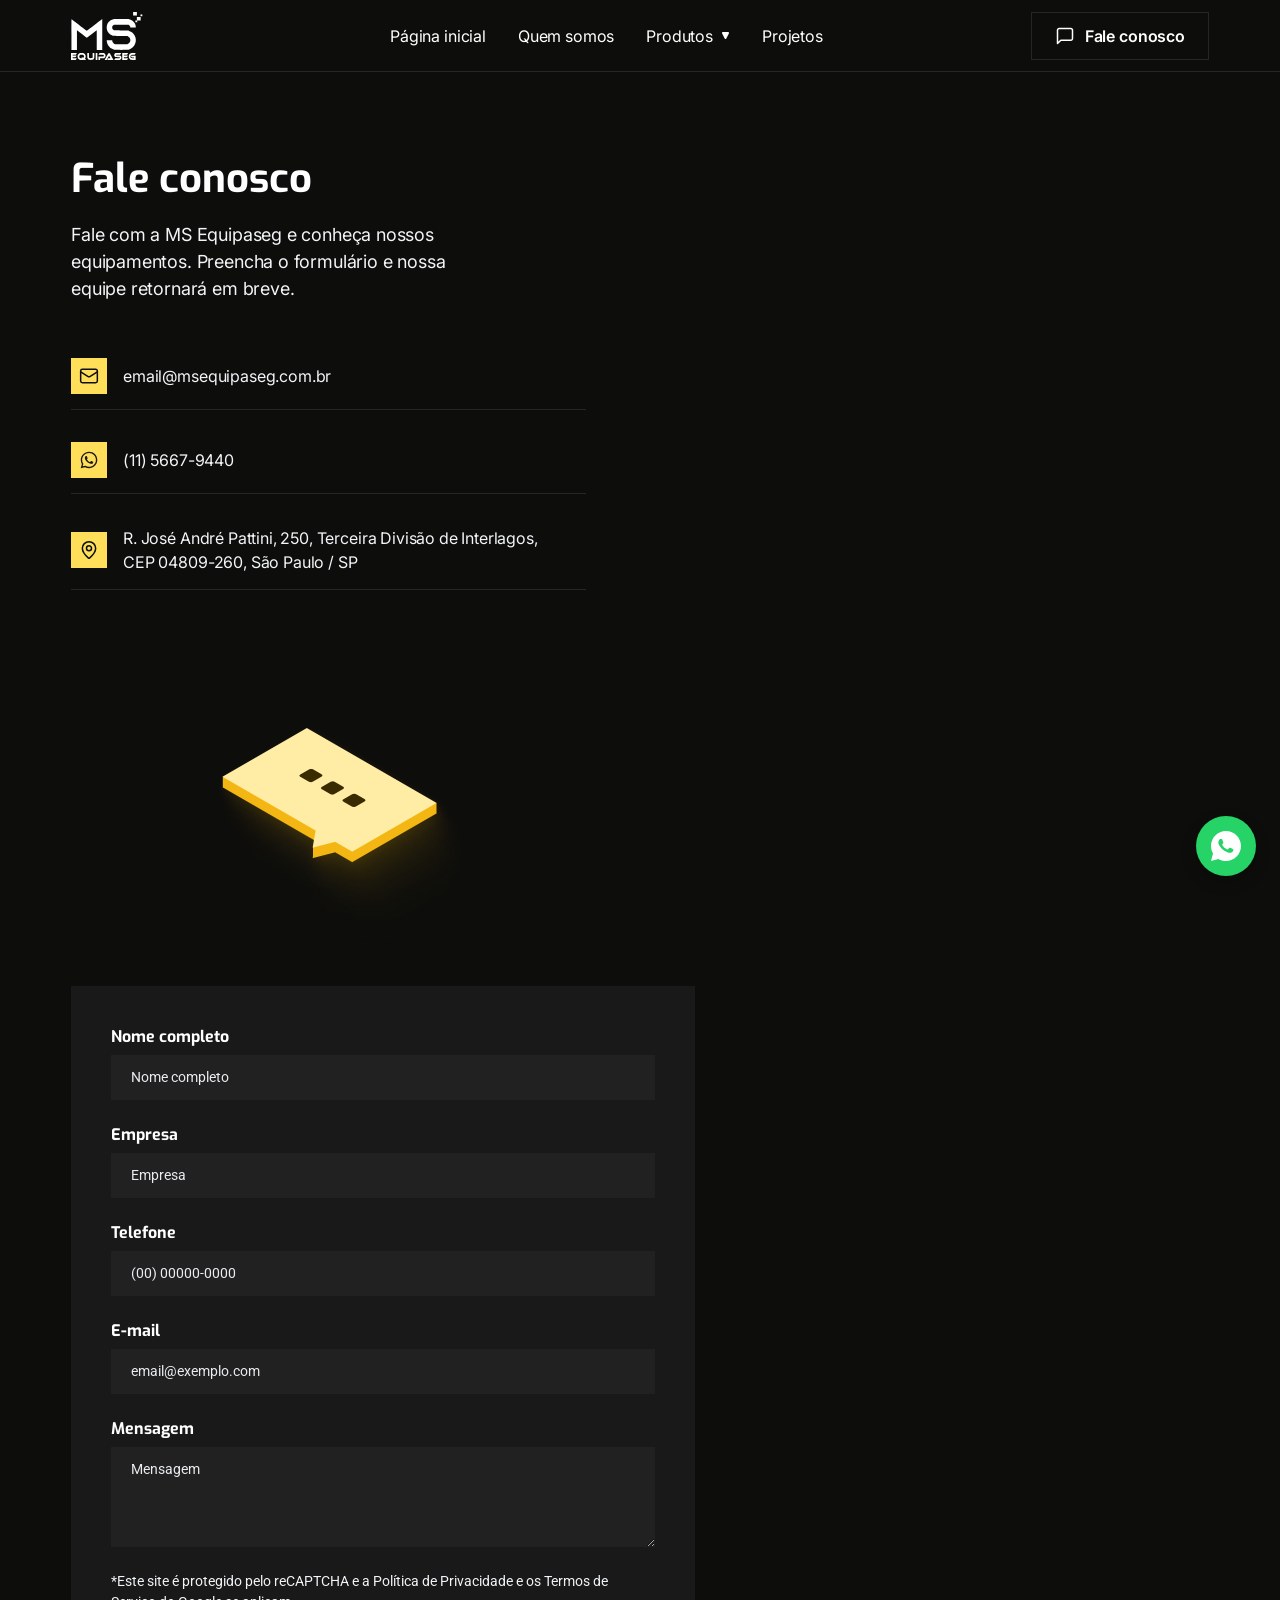
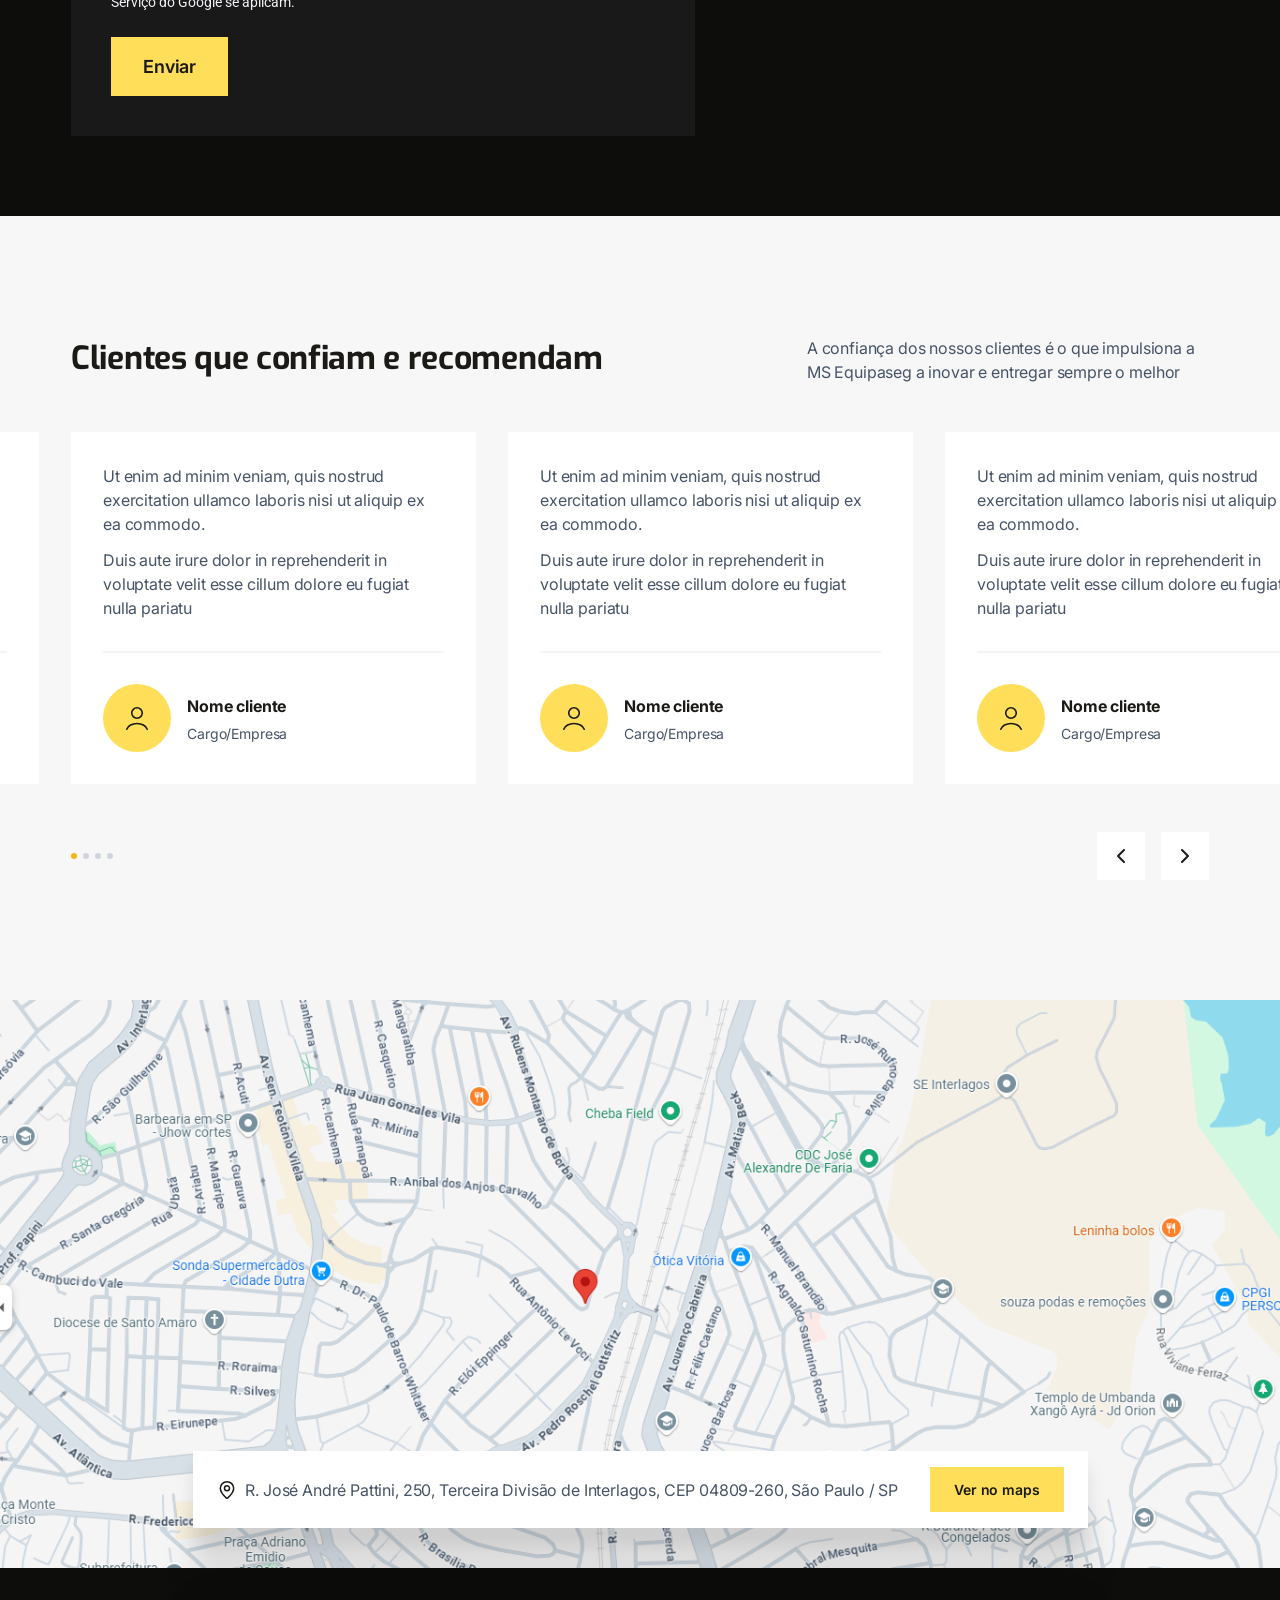
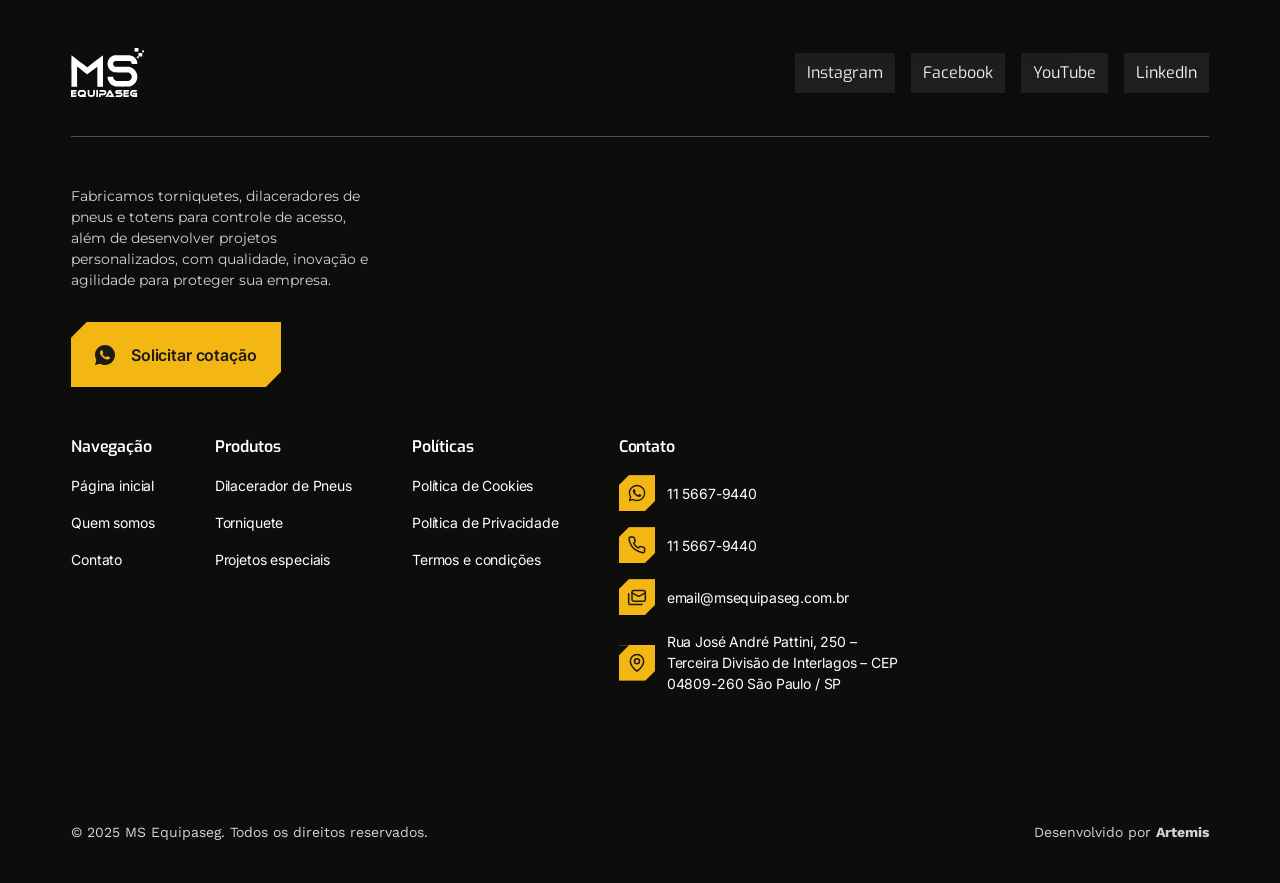
<file: contato.html>
<!doctype html>
<html lang="pt-BR">
<head>
  <meta charset="utf-8">
  <meta name="viewport" content="width=device-width, initial-scale=1">
  <title>Contato — MS Equipaseg</title>
  <meta name="description" content="Fale com a MS Equipaseg: preencha o formulário, mande um WhatsApp ou visite a fábrica em São Paulo.">
  <link rel="preconnect" href="https://fonts.googleapis.com">
  <link rel="preconnect" href="https://fonts.gstatic.com" crossorigin>
  <link rel="stylesheet" href="https://fonts.googleapis.com/css2?family=Exo:wght@400;600;700&family=Inter:wght@400;600;700&family=Montserrat&family=Roboto:wght@400&family=Work+Sans:wght@400;700&display=swap">
  <link rel="stylesheet" href="theme/ms-equipaseg/assets/css/main.css">
  <link rel="stylesheet" href="theme/ms-equipaseg/assets/css/contato.css">
</head>
<body data-overlay="_ref/contato-figma.png">
  <a class="skip-link" href="#conteudo">Pular para o conteúdo</a>

  <header class="site-header" data-figma="5235:877">
    <div class="site-header__inner container">
      <a class="site-header__logo" href="./" aria-label="MS Equipaseg — página inicial">
        <img src="theme/ms-equipaseg/assets/images/logo-ms-equipaseg.svg" alt="MS Equipaseg" width="111" height="48">
      </a>

      <button class="site-header__toggle" type="button" data-menu-toggle aria-expanded="false" aria-label="Abrir menu">
        <span class="site-header__toggle-bar" aria-hidden="true"></span>
        <span class="site-header__toggle-bar" aria-hidden="true"></span>
        <span class="site-header__toggle-bar" aria-hidden="true"></span>
      </button>

      <nav class="site-nav" aria-label="Menu principal">
        <ul class="site-nav__list">
          <li class="site-nav__item"><a class="site-nav__link" href="./">Página inicial</a></li>
          <li class="site-nav__item"><a class="site-nav__link" href="quem-somos.html">Quem somos</a></li>
          <li class="site-nav__item">
            <a class="site-nav__link" href="produtos-alfa.html">Produtos<span class="site-nav__caret" aria-hidden="true"><img src="theme/ms-equipaseg/assets/images/icon-caret-down.svg" alt=""></span></a>
            <ul class="sub-menu">
              <li><a href="dilacerador-de-pneus.html">Dilacerador de Pneus</a></li>
              <li><a href="torniquete.html">Torniquete</a></li>
              <li><a href="controle-de-acesso.html">Totens para Controle de Acesso</a></li>
            </ul>
          </li>
          <li class="site-nav__item"><a class="site-nav__link" href="projetos.html">Projetos</a></li>
        </ul>
      </nav>

      <a class="btn-outline" href="#formulario">
        <img src="theme/ms-equipaseg/assets/images/icon-chat.svg" alt="" width="20" height="20">
        <span>Fale conosco</span>
      </a>
    </div>
  </header>

  <main id="conteudo">
    <section class="contato-hero" aria-labelledby="contato-titulo" data-figma="5254:467">
      <div class="contato-hero__inner container">
        <div class="contato-hero__col">
          <div class="contato-hero__text">
            <h1 class="contato-hero__title" id="contato-titulo">Fale conosco</h1>
            <p class="contato-hero__desc">Fale com a MS Equipaseg e conheça nossos equipamentos. Preencha o formulário e nossa equipe retornará em breve.</p>
          </div>

          <ul class="contatos">
            <li class="contatos__item">
              <span class="contatos__icon"><img src="theme/ms-equipaseg/assets/images/icon-email.svg" alt="E-mail" width="20" height="20"></span>
              <a class="contatos__text" href="mailto:email@msequipaseg.com.br">email@msequipaseg.com.br</a>
            </li>
            <li class="contatos__item">
              <span class="contatos__icon"><img src="theme/ms-equipaseg/assets/images/icon-whatsapp-contato.svg" alt="WhatsApp" width="20" height="20"></span>
              <a class="contatos__text" href="https://wa.me/551156679440">(11) 5667-9440</a>
            </li>
            <li class="contatos__item">
              <span class="contatos__icon"><img src="theme/ms-equipaseg/assets/images/icon-endereco.svg" alt="Endereço" width="20" height="20"></span>
              <span class="contatos__text">R. José André Pattini, 250, Terceira Divisão de Interlagos, CEP&nbsp;04809-260, São Paulo / SP</span>
            </li>
          </ul>

          <div class="contato-ilustra" aria-hidden="true">
            <img src="theme/ms-equipaseg/assets/seed/contato-ilustracao.png" alt="" width="1030" height="644" loading="lazy">
          </div>
        </div>

        <form class="form-contato" id="formulario" method="post" action="#" aria-label="Formulário de contato" data-figma="5254:621">
          <div class="form-contato__campo">
            <label class="form-contato__label" for="nome">Nome completo</label>
            <input class="form-contato__input" id="nome" name="nome" type="text" placeholder="Nome completo" autocomplete="name">
          </div>
          <div class="form-contato__campo">
            <label class="form-contato__label" for="empresa">Empresa</label>
            <input class="form-contato__input" id="empresa" name="empresa" type="text" placeholder="Empresa" autocomplete="organization">
          </div>
          <div class="form-contato__campo">
            <label class="form-contato__label" for="telefone">Telefone</label>
            <input class="form-contato__input" id="telefone" name="telefone" type="tel" placeholder="(00) 00000-0000" autocomplete="tel">
          </div>
          <div class="form-contato__campo">
            <label class="form-contato__label" for="email">E-mail</label>
            <input class="form-contato__input" id="email" name="email" type="email" placeholder="email@exemplo.com" autocomplete="email">
          </div>
          <div class="form-contato__campo">
            <label class="form-contato__label" for="mensagem">Mensagem</label>
            <textarea class="form-contato__textarea" id="mensagem" name="mensagem" placeholder="Mensagem"></textarea>
          </div>

          <p class="form-contato__aviso">*Este site é protegido pelo reCAPTCHA e a Política de Privacidade e os Termos de Serviço do Google se aplicam.</p>

          <button class="btn-solid" type="submit">Enviar</button>
        </form>
      </div>
    </section>

    <section class="depoimentos depoimentos--contato" aria-labelledby="depoimentos-titulo" data-figma="5284:1443">
      <div class="depoimentos__inner container" data-carousel>
        <div class="depoimentos__head">
          <h2 class="depoimentos__title" id="depoimentos-titulo">Clientes que confiam e recomendam</h2>
          <p class="depoimentos__intro">A confiança dos nossos clientes é o que impulsiona a MS Equipaseg a inovar e entregar sempre o melhor</p>
        </div>

        <div class="depoimentos__track" data-carousel-track>
          <figure class="depoimento">
            <blockquote class="depoimento__quote">
              <p>Ut enim ad minim veniam, quis nostrud exercitation ullamco laboris nisi ut aliquip ex ea commodo.</p>
              <p>Duis aute irure dolor in reprehenderit in voluptate velit esse cillum dolore eu fugiat nulla pariatu</p>
            </blockquote>
            <div class="depoimento__divisor" aria-hidden="true"></div>
            <figcaption class="depoimento__cliente">
              <span class="depoimento__avatar"><img class="depoimento__avatar-icon" src="theme/ms-equipaseg/assets/images/icon-user.svg" alt="" width="22" height="24"></span>
              <span class="depoimento__id">
                <span class="depoimento__nome">Nome cliente</span>
                <span class="depoimento__cargo">Cargo/Empresa</span>
              </span>
            </figcaption>
          </figure>
          <figure class="depoimento">
            <blockquote class="depoimento__quote">
              <p>Ut enim ad minim veniam, quis nostrud exercitation ullamco laboris nisi ut aliquip ex ea commodo.</p>
              <p>Duis aute irure dolor in reprehenderit in voluptate velit esse cillum dolore eu fugiat nulla pariatu</p>
            </blockquote>
            <div class="depoimento__divisor" aria-hidden="true"></div>
            <figcaption class="depoimento__cliente">
              <span class="depoimento__avatar"><img class="depoimento__avatar-icon" src="theme/ms-equipaseg/assets/images/icon-user.svg" alt="" width="22" height="24"></span>
              <span class="depoimento__id">
                <span class="depoimento__nome">Nome cliente</span>
                <span class="depoimento__cargo">Cargo/Empresa</span>
              </span>
            </figcaption>
          </figure>
          <figure class="depoimento">
            <blockquote class="depoimento__quote">
              <p>Ut enim ad minim veniam, quis nostrud exercitation ullamco laboris nisi ut aliquip ex ea commodo.</p>
              <p>Duis aute irure dolor in reprehenderit in voluptate velit esse cillum dolore eu fugiat nulla pariatu</p>
            </blockquote>
            <div class="depoimento__divisor" aria-hidden="true"></div>
            <figcaption class="depoimento__cliente">
              <span class="depoimento__avatar"><img class="depoimento__avatar-icon" src="theme/ms-equipaseg/assets/images/icon-user.svg" alt="" width="22" height="24"></span>
              <span class="depoimento__id">
                <span class="depoimento__nome">Nome cliente</span>
                <span class="depoimento__cargo">Cargo/Empresa</span>
              </span>
            </figcaption>
          </figure>
          <figure class="depoimento">
            <blockquote class="depoimento__quote">
              <p>Ut enim ad minim veniam, quis nostrud exercitation ullamco laboris nisi ut aliquip ex ea commodo.</p>
              <p>Duis aute irure dolor in reprehenderit in voluptate velit esse cillum dolore eu fugiat nulla pariatu</p>
            </blockquote>
            <div class="depoimento__divisor" aria-hidden="true"></div>
            <figcaption class="depoimento__cliente">
              <span class="depoimento__avatar"><img class="depoimento__avatar-icon" src="theme/ms-equipaseg/assets/images/icon-user.svg" alt="" width="22" height="24"></span>
              <span class="depoimento__id">
                <span class="depoimento__nome">Nome cliente</span>
                <span class="depoimento__cargo">Cargo/Empresa</span>
              </span>
            </figcaption>
          </figure>
        </div>

        <div class="depoimentos__nav">
          <div class="carousel-dots">
            <button class="carousel-dots__dot is-active" type="button" aria-label="Depoimento 1" aria-current="true" data-carousel-dot></button>
            <button class="carousel-dots__dot" type="button" aria-label="Depoimento 2" data-carousel-dot></button>
            <button class="carousel-dots__dot" type="button" aria-label="Depoimento 3" data-carousel-dot></button>
            <button class="carousel-dots__dot" type="button" aria-label="Depoimento 4" data-carousel-dot></button>
          </div>
          <div class="carousel-arrows">
            <button class="arrow-btn arrow-btn--prev" type="button" aria-label="Depoimento anterior" aria-disabled="true" data-carousel-prev>
              <img class="arrow-btn__off" src="theme/ms-equipaseg/assets/images/icon-chevron-left-light.svg" alt="" width="24" height="24">
              <img class="arrow-btn__on" src="theme/ms-equipaseg/assets/images/icon-chevron-right-dark.svg" alt="" width="48" height="48">
            </button>
            <button class="arrow-btn arrow-btn--next" type="button" aria-label="Próximo depoimento" data-carousel-next>
              <img class="arrow-btn__off" src="theme/ms-equipaseg/assets/images/icon-chevron-left-light.svg" alt="" width="24" height="24">
              <img class="arrow-btn__on" src="theme/ms-equipaseg/assets/images/icon-chevron-right-dark.svg" alt="" width="48" height="48">
            </button>
          </div>
        </div>
      </div>
    </section>

    <section class="mapa" aria-label="Onde estamos" data-figma="5254:670">
      <img class="mapa__img" src="theme/ms-equipaseg/assets/seed/mapa.png" alt="Mapa com a localização da MS Equipaseg em São Paulo" width="1367" height="766" loading="lazy">

      <div class="mapa__card">
        <p class="mapa__endereco">
          <img src="theme/ms-equipaseg/assets/images/icon-pin.svg" alt="" width="20" height="20">
          <span>R. José André Pattini, 250, Terceira Divisão de Interlagos, CEP&nbsp;04809-260, São Paulo / SP</span>
        </p>
        <a class="btn-solid btn-solid--xs" href="https://www.google.com/maps/search/?api=1&amp;query=R.+Jos%C3%A9+Andr%C3%A9+Pattini%2C+250%2C+CEP+04809-260%2C+S%C3%A3o+Paulo" target="_blank" rel="noopener"><span>Ver no maps</span></a>
      </div>
    </section>
  </main>

  <footer class="site-footer" data-figma="5235:1280">
    <div class="site-footer__inner container">
      <div class="site-footer__top">
        <a class="site-footer__logo" href="./" aria-label="MS Equipaseg — página inicial">
          <img src="theme/ms-equipaseg/assets/images/logo-ms-equipaseg-footer.svg" alt="MS Equipaseg" width="73" height="49">
        </a>
        <ul class="social">
          <li><a class="social__link" href="#" rel="noopener">Instagram</a></li>
          <li><a class="social__link" href="#" rel="noopener">Facebook</a></li>
          <li><a class="social__link" href="#" rel="noopener">YouTube</a></li>
          <li><a class="social__link" href="#" rel="noopener">LinkedIn</a></li>
        </ul>
      </div>

      <div class="site-footer__main">
        <div class="site-footer__about">
          <p class="site-footer__desc">Fabricamos torniquetes, dilaceradores de pneus e totens para controle de acesso, além de desenvolver projetos personalizados, com qualidade, inovação e agilidade para proteger sua empresa.</p>
          <a class="cta cta--sm" href="https://wa.me/551156679440?text=Ol%C3%A1!%20Vim%20do%20site%2C%20gostaria%20de%20mais%20informa%C3%A7%C3%B5es" target="_blank" rel="noopener">
            <img class="cta__icon" src="theme/ms-equipaseg/assets/images/icon-whatsapp-dark.svg" alt="" width="20" height="20">
            <span>Solicitar cotação</span>
          </a>
        </div>

        <div class="site-footer__cols">
          <nav class="footer-col" aria-labelledby="rodape-navegacao">
            <h2 class="footer-col__title" id="rodape-navegacao">Navegação</h2>
            <ul class="footer-col__list">
              <li><a href="./">Página inicial</a></li>
              <li><a href="quem-somos.html">Quem somos</a></li>
              <li><a href="contato.html">Contato</a></li>
            </ul>
          </nav>
          <nav class="footer-col" aria-labelledby="rodape-produtos">
            <h2 class="footer-col__title" id="rodape-produtos">Produtos</h2>
            <ul class="footer-col__list">
              <li><a href="dilacerador-de-pneus.html">Dilacerador de Pneus</a></li>
              <li><a href="torniquete.html">Torniquete</a></li>
              <li><a href="projetos.html">Projetos especiais</a></li>
            </ul>
          </nav>
          <nav class="footer-col" aria-labelledby="rodape-politicas">
            <h2 class="footer-col__title" id="rodape-politicas">Políticas</h2>
            <ul class="footer-col__list">
              <li><a href="#">Política de Cookies</a></li>
              <li><a href="#">Política de Privacidade</a></li>
              <li><a href="#">Termos e condições</a></li>
            </ul>
          </nav>
          <div class="footer-col">
            <h2 class="footer-col__title">Contato</h2>
            <ul class="footer-contact">
              <li class="footer-contact__item">
                <span class="footer-contact__icon"><img src="theme/ms-equipaseg/assets/images/icon-contato-whatsapp.svg" alt="WhatsApp" width="36" height="36"></span>
                <a class="footer-contact__text" href="https://wa.me/551156679440">11 5667-9440</a>
              </li>
              <li class="footer-contact__item">
                <span class="footer-contact__icon"><img src="theme/ms-equipaseg/assets/images/icon-contato-telefone.svg" alt="Telefone" width="36" height="36"></span>
                <a class="footer-contact__text" href="tel:+551156679440">11 5667-9440</a>
              </li>
              <li class="footer-contact__item">
                <span class="footer-contact__icon"><img src="theme/ms-equipaseg/assets/images/icon-contato-email.svg" alt="E-mail" width="36" height="36"></span>
                <a class="footer-contact__text" href="mailto:email@msequipaseg.com.br">email@msequipaseg.com.br</a>
              </li>
              <li class="footer-contact__item footer-contact__item--endereco">
                <span class="footer-contact__icon"><img src="theme/ms-equipaseg/assets/images/icon-contato-endereco.svg" alt="Endereço" width="36" height="36"></span>
                <span class="footer-contact__text">Rua José André Pattini, 250 – Terceira Divisão de Interlagos – CEP 04809-260 São Paulo / SP</span>
              </li>
            </ul>
          </div>
        </div>
      </div>

      <div class="site-footer__credits">
        <p>© 2025 MS Equipaseg. Todos os direitos reservados.</p>
        <p class="site-footer__dev">Desenvolvido por <strong>Artemis</strong></p>
      </div>
    </div>
  </footer>

  <a class="whatsapp-flutuante" href="https://wa.me/551156679440?text=Ol%C3%A1!%20Vim%20do%20site%2C%20gostaria%20de%20mais%20informa%C3%A7%C3%B5es" target="_blank" rel="noopener" aria-label="Falar com a MS Equipaseg no WhatsApp">
    <img src="theme/ms-equipaseg/assets/images/icon-whatsapp-light.svg" alt="" width="30" height="30">
  </a>

  <script src="theme/ms-equipaseg/assets/js/main.js" defer></script>
  <script src="tools/overlay.js" defer></script>
</body>
</html>
</file>
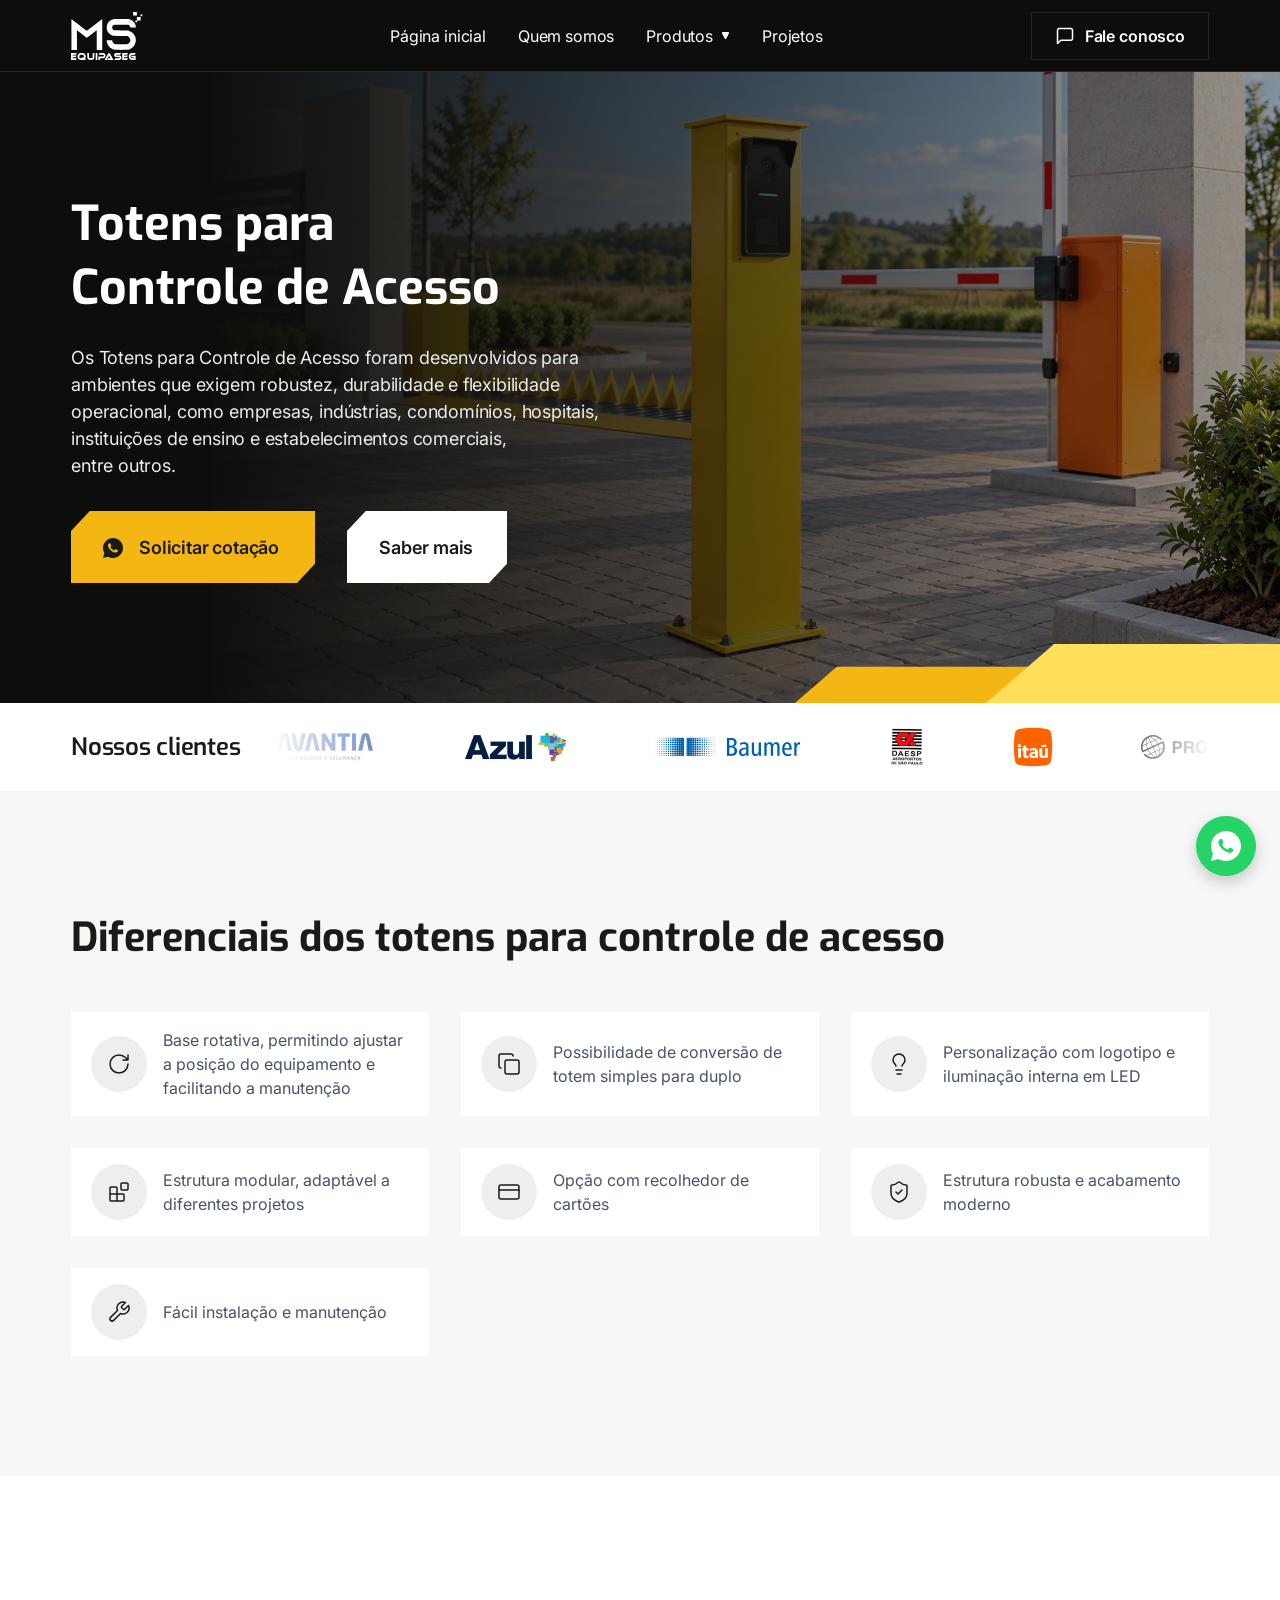
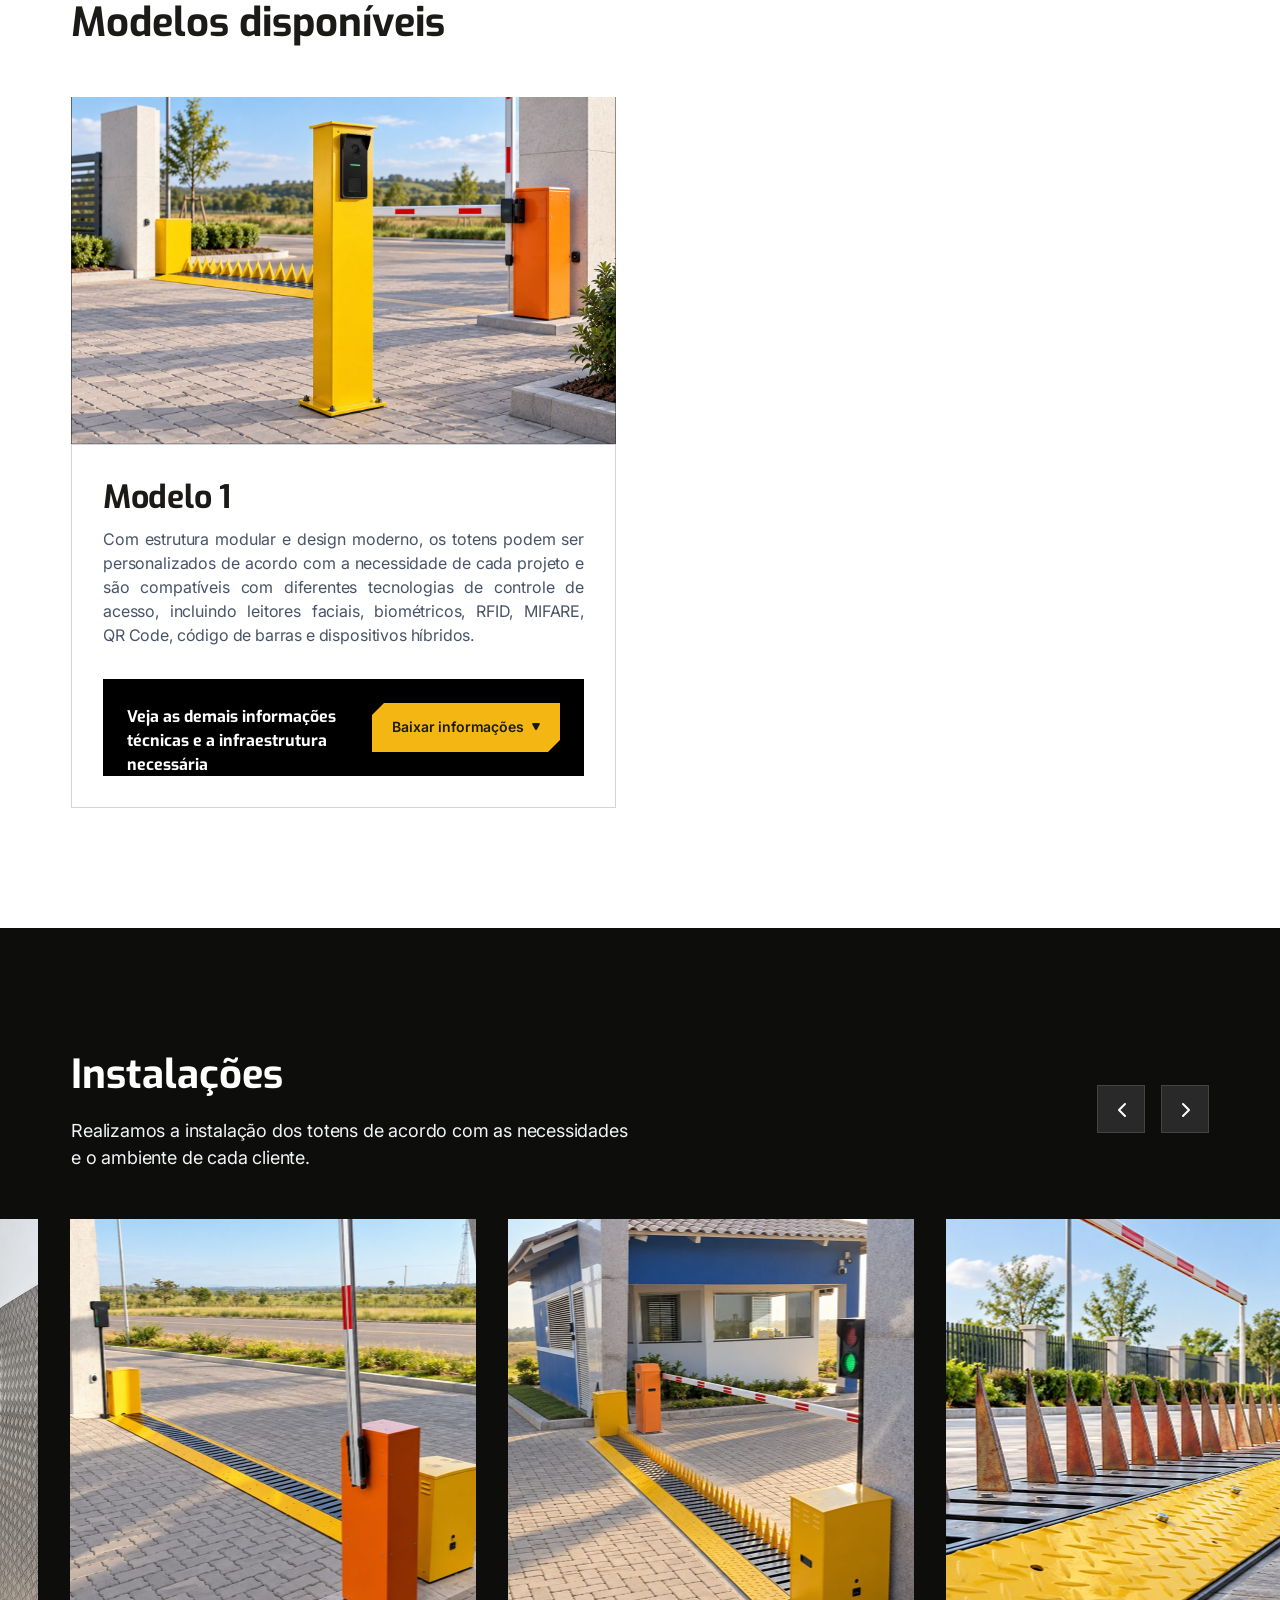
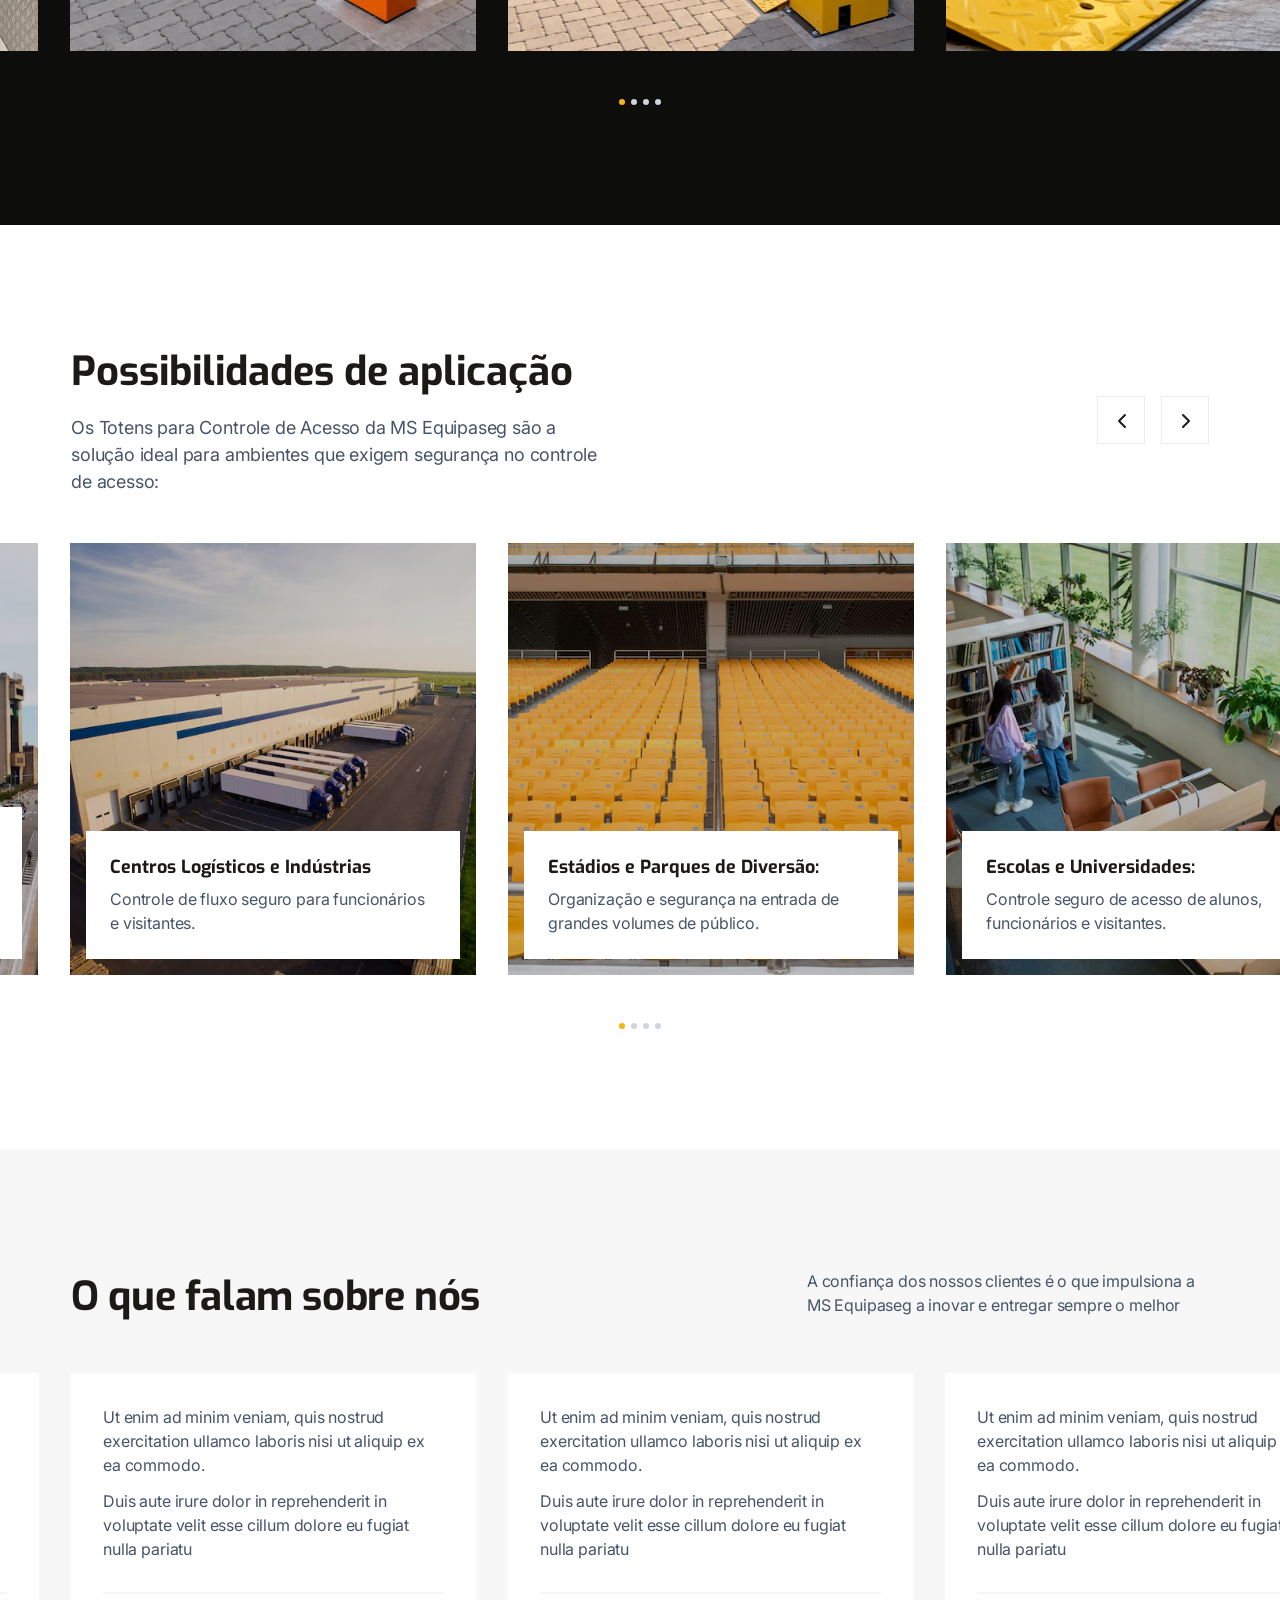
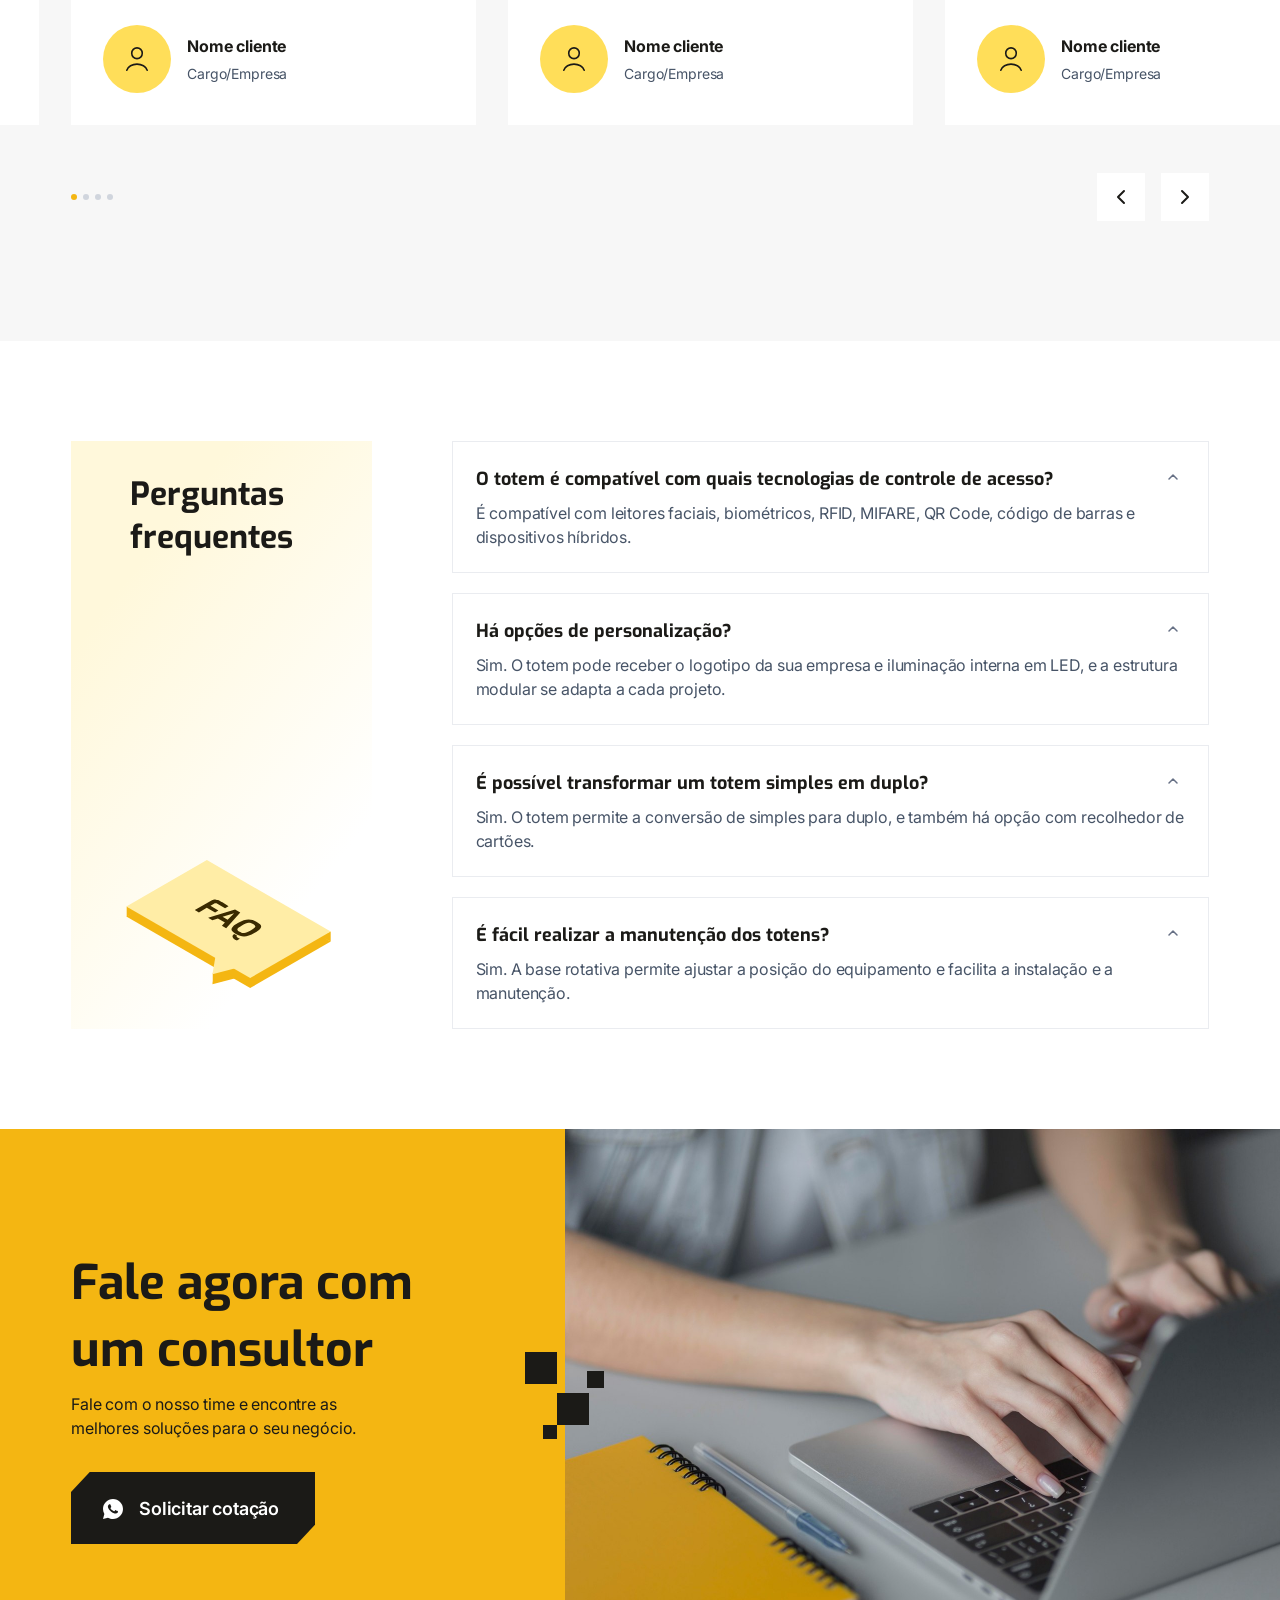
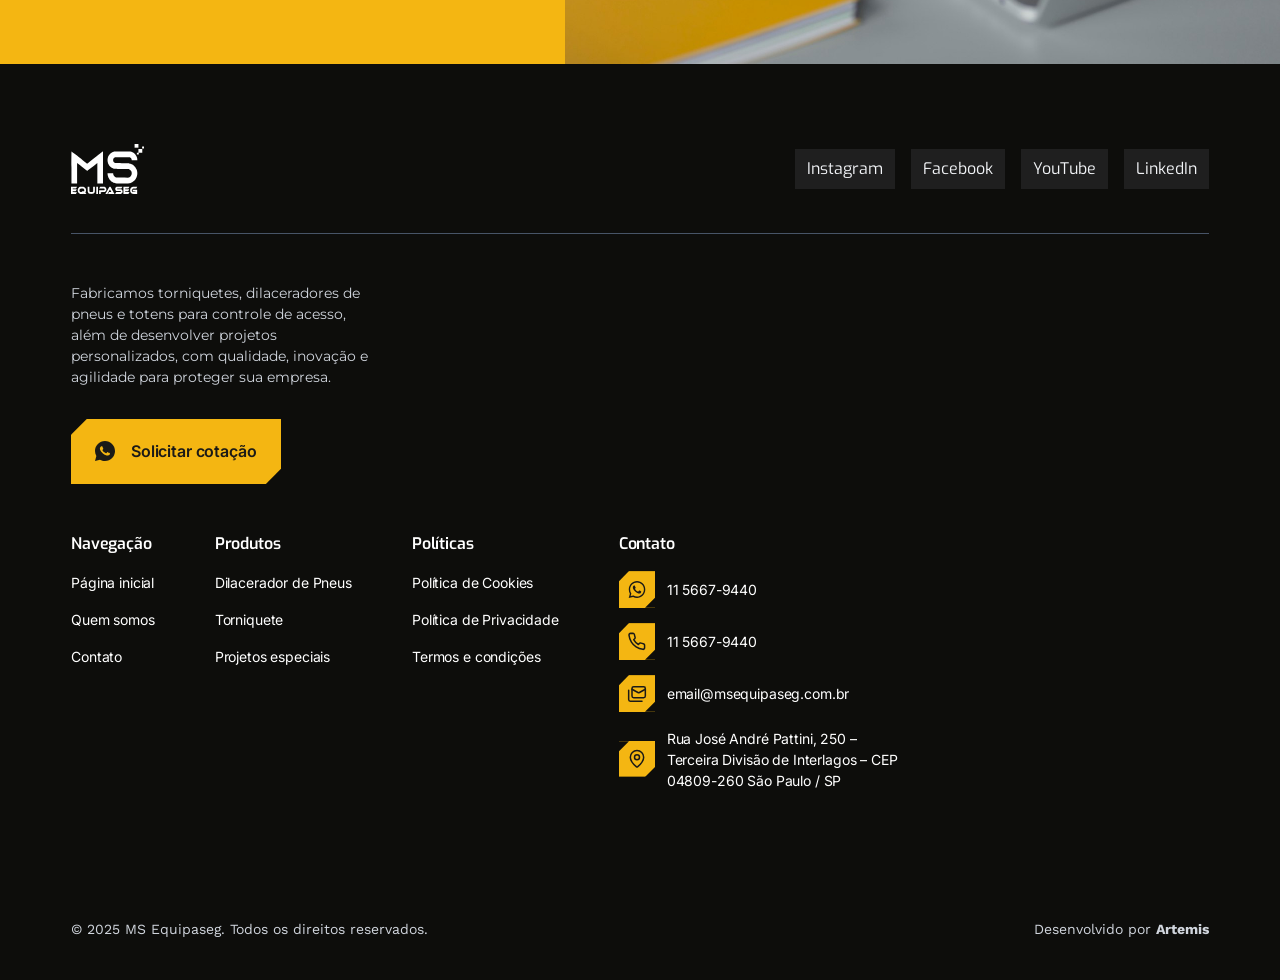
<file: controle-de-acesso.html>
<!doctype html>
<html lang="pt-BR">
<head>
  <meta charset="utf-8">
  <meta name="viewport" content="width=device-width, initial-scale=1">
  <title>Totens para Controle de Acesso — MS Equipaseg</title>
  <meta name="description" content="Totens para Controle de Acesso da MS Equipaseg: estrutura modular e robusta, compatível com leitores faciais, biométricos, RFID, QR Code e código de barras.">
  <link rel="preconnect" href="https://fonts.googleapis.com">
  <link rel="preconnect" href="https://fonts.gstatic.com" crossorigin>
  <link rel="stylesheet" href="https://fonts.googleapis.com/css2?family=Exo:wght@400;600;700&family=Inter:wght@400;600;700&family=Montserrat&family=Work+Sans:wght@400;700&display=swap">
  <link rel="stylesheet" href="theme/ms-equipaseg/assets/css/main.css">
  <link rel="stylesheet" href="theme/ms-equipaseg/assets/css/dilacerador-de-pneus.css">
  <link rel="stylesheet" href="theme/ms-equipaseg/assets/css/controle-de-acesso.css">
</head>
<body>
  <a class="skip-link" href="#conteudo">Pular para o conteúdo</a>

  <header class="site-header" data-figma="5235:497">
    <div class="site-header__inner container">
      <a class="site-header__logo" href="./" aria-label="MS Equipaseg — página inicial">
        <img src="theme/ms-equipaseg/assets/images/logo-ms-equipaseg.svg" alt="MS Equipaseg" width="111" height="48">
      </a>

      <button class="site-header__toggle" type="button" data-menu-toggle aria-expanded="false" aria-label="Abrir menu">
        <span class="site-header__toggle-bar" aria-hidden="true"></span>
        <span class="site-header__toggle-bar" aria-hidden="true"></span>
        <span class="site-header__toggle-bar" aria-hidden="true"></span>
      </button>

      <nav class="site-nav" aria-label="Menu principal">
        <ul class="site-nav__list">
          <li class="site-nav__item"><a class="site-nav__link" href="./">Página inicial</a></li>
          <li class="site-nav__item"><a class="site-nav__link" href="quem-somos.html">Quem somos</a></li>
          <li class="site-nav__item">
            <a class="site-nav__link" href="produtos-alfa.html">Produtos<span class="site-nav__caret" aria-hidden="true"><img src="theme/ms-equipaseg/assets/images/icon-caret-down.svg" alt=""></span></a>
            <ul class="sub-menu">
              <li><a href="dilacerador-de-pneus.html">Dilacerador de Pneus</a></li>
              <li><a href="torniquete.html">Torniquete</a></li>
              <li><a href="controle-de-acesso.html">Totens para Controle de Acesso</a></li>
            </ul>
          </li>
          <li class="site-nav__item"><a class="site-nav__link" href="projetos.html">Projetos</a></li>
        </ul>
      </nav>

      <a class="btn-outline" href="contato.html">
        <img src="theme/ms-equipaseg/assets/images/icon-chat.svg" alt="" width="20" height="20">
        <span>Fale conosco</span>
      </a>
    </div>
  </header>

  <main id="conteudo">
    <section class="produto-hero" aria-labelledby="produto-titulo">
      <div class="produto-hero__media" aria-hidden="true">
        <img src="theme/ms-equipaseg/assets/seed/totem-controle-de-acesso.jpg" alt="" width="1672" height="941" fetchpriority="high">
      </div>

      <div class="produto-hero__inner container">
        <div class="produto-hero__content">
          <div class="produto-hero__text">
            <h1 class="produto-hero__title" id="produto-titulo">Totens para<br>Controle de Acesso</h1>
            <p class="produto-hero__desc">Os Totens para Controle de Acesso foram desenvolvidos para ambientes que exigem robustez, durabilidade e flexibilidade operacional, como empresas, indústrias, condomínios, hospitais, instituições de ensino e estabelecimentos comerciais, entre&nbsp;outros.</p>
          </div>

          <div class="produto-hero__actions">
            <a class="cta" href="https://wa.me/551156679440?text=Ol%C3%A1!%20Vim%20do%20site%2C%20gostaria%20de%20mais%20informa%C3%A7%C3%B5es" target="_blank" rel="noopener">
              <img class="cta__icon" src="theme/ms-equipaseg/assets/images/icon-whatsapp-dark.svg" alt="" width="20" height="20">
              <span>Solicitar cotação</span>
            </a>
            <a class="cta cta--claro" href="#modelos"><span>Saber mais</span></a>
          </div>
        </div>
      </div>

      <img class="produto-hero__shape" src="theme/ms-equipaseg/assets/images/hero-shape.svg" alt="" width="485" height="59">
    </section>

    <section class="clientes clientes--compacto" aria-labelledby="clientes-titulo">
      <div class="clientes__inner container">
        <h2 class="clientes__title" id="clientes-titulo">Nossos clientes</h2>
        <div class="clientes__faixa">
          <div class="clientes__trilho">
            <ul class="clientes__logos">
              <li><img src="theme/ms-equipaseg/assets/seed/cliente-avantia.png" alt="Avantia" width="104" height="34" loading="lazy"></li>
              <li><img src="theme/ms-equipaseg/assets/seed/cliente-azul.png" alt="Azul" width="101" height="28" loading="lazy"></li>
              <li><img src="theme/ms-equipaseg/assets/seed/cliente-baumer.png" alt="Baumer" width="147" height="20" loading="lazy"></li>
              <li><img src="theme/ms-equipaseg/assets/seed/cliente-daesp.png" alt="DAESP" width="36" height="40" loading="lazy"></li>
              <li><img src="theme/ms-equipaseg/assets/seed/cliente-itau.png" alt="Itaú" width="40" height="40" loading="lazy"></li>
              <li><img src="theme/ms-equipaseg/assets/seed/cliente-prosegur.png" alt="Prosegur" width="127" height="24" loading="lazy"></li>
            </ul>
            <ul class="clientes__logos" aria-hidden="true">
              <li><img src="theme/ms-equipaseg/assets/seed/cliente-avantia.png" alt="" width="104" height="34" loading="lazy"></li>
              <li><img src="theme/ms-equipaseg/assets/seed/cliente-azul.png" alt="" width="101" height="28" loading="lazy"></li>
              <li><img src="theme/ms-equipaseg/assets/seed/cliente-baumer.png" alt="" width="147" height="20" loading="lazy"></li>
              <li><img src="theme/ms-equipaseg/assets/seed/cliente-daesp.png" alt="" width="36" height="40" loading="lazy"></li>
              <li><img src="theme/ms-equipaseg/assets/seed/cliente-itau.png" alt="" width="40" height="40" loading="lazy"></li>
              <li><img src="theme/ms-equipaseg/assets/seed/cliente-prosegur.png" alt="" width="127" height="24" loading="lazy"></li>
            </ul>
          </div>
        </div>
      </div>
    </section>

    <section class="diferenciais" aria-labelledby="diferenciais-titulo">
      <div class="diferenciais__inner container">
        <h2 class="titulo-secao" id="diferenciais-titulo">Diferenciais dos totens para controle de acesso</h2>
        <ul class="diferenciais__list">
          <li class="diferencial">
            <span class="diferencial__icon"><img src="theme/ms-equipaseg/assets/images/icon-rotate-cw.svg" alt="" width="24" height="24"></span>
            <span class="diferencial__text">Base rotativa, permitindo ajustar a posição do equipamento e facilitando a manutenção</span>
          </li>
          <li class="diferencial">
            <span class="diferencial__icon"><img src="theme/ms-equipaseg/assets/images/icon-copy.svg" alt="" width="24" height="24"></span>
            <span class="diferencial__text">Possibilidade de conversão de totem simples para duplo</span>
          </li>
          <li class="diferencial">
            <span class="diferencial__icon"><img src="theme/ms-equipaseg/assets/images/icon-lightbulb.svg" alt="" width="24" height="24"></span>
            <span class="diferencial__text">Personalização com logotipo e iluminação interna em LED</span>
          </li>
          <li class="diferencial">
            <span class="diferencial__icon"><img src="theme/ms-equipaseg/assets/images/icon-blocks.svg" alt="" width="24" height="24"></span>
            <span class="diferencial__text">Estrutura modular, adaptável a diferentes projetos</span>
          </li>
          <li class="diferencial">
            <span class="diferencial__icon"><img src="theme/ms-equipaseg/assets/images/icon-credit-card.svg" alt="" width="24" height="24"></span>
            <span class="diferencial__text">Opção com recolhedor de cartões</span>
          </li>
          <li class="diferencial">
            <span class="diferencial__icon"><img src="theme/ms-equipaseg/assets/images/icon-escudo.svg" alt="" width="24" height="24"></span>
            <span class="diferencial__text">Estrutura robusta e acabamento moderno</span>
          </li>
          <li class="diferencial">
            <span class="diferencial__icon"><img src="theme/ms-equipaseg/assets/images/icon-wrench.svg" alt="" width="24" height="24"></span>
            <span class="diferencial__text">Fácil instalação e manutenção</span>
          </li>
        </ul>
      </div>
    </section>

    <section class="modelos" id="modelos" aria-labelledby="modelos-titulo">
      <div class="modelos__inner container">
        <h2 class="titulo-secao" id="modelos-titulo">Modelos disponíveis</h2>
        <div class="modelos__grid">
          <article class="modelo" aria-labelledby="modelo-1">
            <div class="modelo__media">
              <img class="modelo__foto modelo__foto--totem" src="theme/ms-equipaseg/assets/seed/totem-controle-de-acesso.jpg" alt="Totem de controle de acesso amarelo, com leitor, numa entrada de veículos com cancela" width="1672" height="941" loading="lazy">
            </div>
            <div class="modelo__content">
              <div class="modelo__text">
                <h3 class="modelo__title" id="modelo-1">Modelo 1</h3>
                <p class="modelo__desc">Com estrutura modular e design moderno, os totens podem ser personalizados de acordo com a necessidade de cada projeto e são compatíveis com diferentes tecnologias de controle de acesso, incluindo leitores faciais, biométricos, RFID, MIFARE, QR&nbsp;Code, código de barras e dispositivos híbridos.</p>
              </div>
              <div class="modelo__manual">
                <p class="modelo__manual-text">Veja as demais informações técnicas e a infraestrutura necessária</p>
                <details class="menu-baixar" data-menu-baixar>
                  <summary class="cta cta--xs menu-baixar__botao"><span>Baixar informações</span><img class="menu-baixar__seta" src="theme/ms-equipaseg/assets/images/icon-caret-down-dark.svg" alt="" width="8" height="7"></summary>
                  <ul class="menu-baixar__lista">
                    <li><a href="#">Manual</a></li>
                    <li><a href="#">Catálogo</a></li>
                    <li><a href="#">Infraestrutura civil e elétrica</a></li>
                  </ul>
                </details>
              </div>
            </div>
          </article>
        </div>
      </div>
    </section>

    <section class="galeria galeria--escura galeria--instalacoes" aria-labelledby="instalacoes-titulo">
      <div class="galeria__inner container" data-carousel>
        <div class="galeria__head">
          <div class="galeria__text">
            <h2 class="titulo-secao" id="instalacoes-titulo">Instalações</h2>
            <p class="galeria__desc">Realizamos a instalação dos totens de acordo com as necessidades e o ambiente de cada cliente.</p>
          </div>
          <div class="carousel-arrows">
            <button class="arrow-btn arrow-btn--prev" type="button" aria-label="Foto anterior" aria-disabled="true" data-carousel-prev>
              <img class="arrow-btn__off" src="theme/ms-equipaseg/assets/images/icon-chevron-left-dim.svg" alt="" width="24" height="24">
              <img class="arrow-btn__on" src="theme/ms-equipaseg/assets/images/icon-chevron-right.svg" alt="" width="48" height="48">
            </button>
            <button class="arrow-btn arrow-btn--next" type="button" aria-label="Próxima foto" data-carousel-next>
              <img class="arrow-btn__off" src="theme/ms-equipaseg/assets/images/icon-chevron-left-dim.svg" alt="" width="24" height="24">
              <img class="arrow-btn__on" src="theme/ms-equipaseg/assets/images/icon-chevron-right.svg" alt="" width="48" height="48">
            </button>
          </div>
        </div>

        <ul class="galeria__track" data-carousel-track>
          <li class="galeria__item">
            <img src="theme/ms-equipaseg/assets/seed/instalacao-01.jpg" alt="Dilacerador de pneus com cancela na entrada de uma área rural" width="1535" height="864" loading="lazy">
          </li>
          <li class="galeria__item">
            <img src="theme/ms-equipaseg/assets/seed/instalacao-02.jpg" alt="Dilacerador de pneus instalado na saída da portaria" width="1535" height="864" loading="lazy">
          </li>
          <li class="galeria__item">
            <img src="theme/ms-equipaseg/assets/seed/instalacao-03.jpg" alt="Garras do dilacerador de pneus levantadas, com a cancela ao fundo" width="1535" height="864" loading="lazy">
          </li>
          <li class="galeria__item">
            <img src="theme/ms-equipaseg/assets/seed/instalacao-04.jpg" alt="Painel de comando e dilacerador de pneus em entrada pavimentada" width="1535" height="864" loading="lazy">
          </li>
          <li class="galeria__item">
            <img src="theme/ms-equipaseg/assets/seed/instalacao-05.jpg" alt="Torniquete de corpo inteiro e porta de passagem em acesso interno" width="1152" height="864" loading="lazy">
          </li>
          <li class="galeria__item">
            <img src="theme/ms-equipaseg/assets/seed/instalacao-06.jpg" alt="Painel de comando ao lado do dilacerador de pneus com as garras levantadas" width="1535" height="864" loading="lazy">
          </li>
          <li class="galeria__item">
            <img src="theme/ms-equipaseg/assets/seed/instalacao-07.jpg" alt="Vista de frente de uma entrada com dilacerador de pneus e cancela" width="1535" height="864" loading="lazy">
          </li>
          <li class="galeria__item">
            <img src="theme/ms-equipaseg/assets/seed/instalacao-08.jpg" alt="Vista lateral da portaria com dilacerador de pneus e farol de sinalização" width="1535" height="864" loading="lazy">
          </li>
          <li class="galeria__item">
            <img src="theme/ms-equipaseg/assets/seed/instalacao-09.jpg" alt="Detalhe das garras do dilacerador de pneus" width="1535" height="864" loading="lazy">
          </li>
          <li class="galeria__item">
            <img src="theme/ms-equipaseg/assets/seed/instalacao-10.jpg" alt="Dilacerador de pneus visto de dentro da portaria" width="1535" height="864" loading="lazy">
          </li>
          <li class="galeria__item">
            <img src="theme/ms-equipaseg/assets/seed/instalacao-11.jpg" alt="Torniquete de corpo inteiro visto de lado, junto à porta de passagem" width="1152" height="864" loading="lazy">
          </li>
          <li class="galeria__item">
            <img src="theme/ms-equipaseg/assets/seed/instalacao-12.jpg" alt="Conjunto de torniquete e porta de passagem numa entrada envidraçada" width="1152" height="864" loading="lazy">
          </li>
          <li class="galeria__item">
            <img src="theme/ms-equipaseg/assets/seed/instalacao-13.jpg" alt="Torniquete de corpo inteiro com leitor de acesso em corredor interno" width="1152" height="864" loading="lazy">
          </li>
        </ul>

        <div class="galeria__dots">
          <div class="carousel-dots">
            <button class="carousel-dots__dot is-active" type="button" aria-label="Foto 1" aria-current="true" data-carousel-dot></button>
            <button class="carousel-dots__dot" type="button" aria-label="Foto 2" data-carousel-dot></button>
            <button class="carousel-dots__dot" type="button" aria-label="Foto 3" data-carousel-dot></button>
            <button class="carousel-dots__dot" type="button" aria-label="Foto 4" data-carousel-dot></button>
          </div>
        </div>
      </div>
    </section>

    <section class="galeria galeria--aplicacoes" aria-labelledby="aplicacoes-titulo">
      <div class="galeria__inner container" data-carousel>
        <div class="galeria__head">
          <div class="galeria__text">
            <h2 class="titulo-secao" id="aplicacoes-titulo">Possibilidades de aplicação</h2>
            <p class="galeria__desc">Os Totens para Controle de Acesso da MS Equipaseg são a solução ideal para ambientes que exigem segurança no controle de acesso:</p>
          </div>
          <div class="carousel-arrows">
            <button class="arrow-btn arrow-btn--prev" type="button" aria-label="Aplicação anterior" aria-disabled="true" data-carousel-prev>
              <img class="arrow-btn__off" src="theme/ms-equipaseg/assets/images/icon-chevron-left-light.svg" alt="" width="24" height="24">
              <img class="arrow-btn__on" src="theme/ms-equipaseg/assets/images/icon-chevron-right-dark.svg" alt="" width="48" height="48">
            </button>
            <button class="arrow-btn arrow-btn--next" type="button" aria-label="Próxima aplicação" data-carousel-next>
              <img class="arrow-btn__off" src="theme/ms-equipaseg/assets/images/icon-chevron-left-light.svg" alt="" width="24" height="24">
              <img class="arrow-btn__on" src="theme/ms-equipaseg/assets/images/icon-chevron-right-dark.svg" alt="" width="48" height="48">
            </button>
          </div>
        </div>

        <ul class="galeria__track" data-carousel-track>
          <li class="galeria__item galeria__item--escurecida">
            <img src="theme/ms-equipaseg/assets/seed/torniquete-aplicacao-centros-logisticos.png" alt="" width="740" height="554" loading="lazy">
            <div class="galeria__card">
              <h3 class="galeria__card-title">Centros Logísticos e Indústrias</h3>
              <p class="galeria__card-text">Controle de fluxo seguro para funcionários e visitantes.</p>
            </div>
          </li>
          <li class="galeria__item galeria__item--escurecida">
            <img src="theme/ms-equipaseg/assets/seed/torniquete-aplicacao-estadios.png" alt="" width="740" height="493" loading="lazy">
            <div class="galeria__card">
              <h3 class="galeria__card-title">Estádios e Parques de Diversão:</h3>
              <p class="galeria__card-text">Organização e segurança na entrada de grandes volumes de público.</p>
            </div>
          </li>
          <li class="galeria__item galeria__item--escurecida">
            <img src="theme/ms-equipaseg/assets/seed/torniquete-aplicacao-escolas.png" alt="" width="740" height="493" loading="lazy">
            <div class="galeria__card">
              <h3 class="galeria__card-title">Escolas e Universidades:</h3>
              <p class="galeria__card-text">Controle seguro de acesso de alunos, funcionários e visitantes.</p>
            </div>
          </li>
          <li class="galeria__item galeria__item--escurecida">
            <img src="theme/ms-equipaseg/assets/seed/torniquete-aplicacao-predios.png" alt="" width="740" height="1110" loading="lazy">
            <div class="galeria__card">
              <h3 class="galeria__card-title">Prédios Comerciais e Residenciais</h3>
              <p class="galeria__card-text">Gerenciamento de acesso em portarias e entradas comuns.</p>
            </div>
          </li>
          <li class="galeria__item galeria__item--escurecida">
            <img src="theme/ms-equipaseg/assets/seed/torniquete-aplicacao-governamentais.png" alt="" width="740" height="493" loading="lazy">
            <div class="galeria__card">
              <h3 class="galeria__card-title">Áreas Governamentais e<br>Eventos Corporativos</h3>
              <p class="galeria__card-text">Monitoramento e bloqueio seguro de acesso em eventos e áreas restritas.</p>
            </div>
          </li>
        </ul>

        <div class="galeria__dots">
          <div class="carousel-dots">
            <button class="carousel-dots__dot is-active" type="button" aria-label="Aplicação 1" aria-current="true" data-carousel-dot></button>
            <button class="carousel-dots__dot" type="button" aria-label="Aplicação 2" data-carousel-dot></button>
            <button class="carousel-dots__dot" type="button" aria-label="Aplicação 3" data-carousel-dot></button>
            <button class="carousel-dots__dot" type="button" aria-label="Aplicação 4" data-carousel-dot></button>
          </div>
        </div>
      </div>
    </section>

    <section class="depoimentos depoimentos--produto" aria-labelledby="depoimentos-titulo">
      <div class="depoimentos__inner container" data-carousel>
        <div class="depoimentos__head">
          <h2 class="depoimentos__title" id="depoimentos-titulo">O que falam sobre nós</h2>
          <p class="depoimentos__intro">A confiança dos nossos clientes é o que impulsiona a MS Equipaseg a inovar e entregar sempre o melhor</p>
        </div>

        <div class="depoimentos__track" data-carousel-track>
          <figure class="depoimento">
            <blockquote class="depoimento__quote">
              <p>Ut enim ad minim veniam, quis nostrud exercitation ullamco laboris nisi ut aliquip ex ea commodo.</p>
              <p>Duis aute irure dolor in reprehenderit in voluptate velit esse cillum dolore eu fugiat nulla pariatu</p>
            </blockquote>
            <div class="depoimento__divisor" aria-hidden="true"></div>
            <figcaption class="depoimento__cliente">
              <span class="depoimento__avatar"><img class="depoimento__avatar-icon" src="theme/ms-equipaseg/assets/images/icon-user.svg" alt="" width="22" height="24"></span>
              <span class="depoimento__id">
                <span class="depoimento__nome">Nome cliente</span>
                <span class="depoimento__cargo">Cargo/Empresa</span>
              </span>
            </figcaption>
          </figure>
          <figure class="depoimento">
            <blockquote class="depoimento__quote">
              <p>Ut enim ad minim veniam, quis nostrud exercitation ullamco laboris nisi ut aliquip ex ea commodo.</p>
              <p>Duis aute irure dolor in reprehenderit in voluptate velit esse cillum dolore eu fugiat nulla pariatu</p>
            </blockquote>
            <div class="depoimento__divisor" aria-hidden="true"></div>
            <figcaption class="depoimento__cliente">
              <span class="depoimento__avatar"><img class="depoimento__avatar-icon" src="theme/ms-equipaseg/assets/images/icon-user.svg" alt="" width="22" height="24"></span>
              <span class="depoimento__id">
                <span class="depoimento__nome">Nome cliente</span>
                <span class="depoimento__cargo">Cargo/Empresa</span>
              </span>
            </figcaption>
          </figure>
          <figure class="depoimento">
            <blockquote class="depoimento__quote">
              <p>Ut enim ad minim veniam, quis nostrud exercitation ullamco laboris nisi ut aliquip ex ea commodo.</p>
              <p>Duis aute irure dolor in reprehenderit in voluptate velit esse cillum dolore eu fugiat nulla pariatu</p>
            </blockquote>
            <div class="depoimento__divisor" aria-hidden="true"></div>
            <figcaption class="depoimento__cliente">
              <span class="depoimento__avatar"><img class="depoimento__avatar-icon" src="theme/ms-equipaseg/assets/images/icon-user.svg" alt="" width="22" height="24"></span>
              <span class="depoimento__id">
                <span class="depoimento__nome">Nome cliente</span>
                <span class="depoimento__cargo">Cargo/Empresa</span>
              </span>
            </figcaption>
          </figure>
          <figure class="depoimento">
            <blockquote class="depoimento__quote">
              <p>Ut enim ad minim veniam, quis nostrud exercitation ullamco laboris nisi ut aliquip ex ea commodo.</p>
              <p>Duis aute irure dolor in reprehenderit in voluptate velit esse cillum dolore eu fugiat nulla pariatu</p>
            </blockquote>
            <div class="depoimento__divisor" aria-hidden="true"></div>
            <figcaption class="depoimento__cliente">
              <span class="depoimento__avatar"><img class="depoimento__avatar-icon" src="theme/ms-equipaseg/assets/images/icon-user.svg" alt="" width="22" height="24"></span>
              <span class="depoimento__id">
                <span class="depoimento__nome">Nome cliente</span>
                <span class="depoimento__cargo">Cargo/Empresa</span>
              </span>
            </figcaption>
          </figure>
        </div>

        <div class="depoimentos__nav">
          <div class="carousel-dots">
            <button class="carousel-dots__dot is-active" type="button" aria-label="Depoimento 1" aria-current="true" data-carousel-dot></button>
            <button class="carousel-dots__dot" type="button" aria-label="Depoimento 2" data-carousel-dot></button>
            <button class="carousel-dots__dot" type="button" aria-label="Depoimento 3" data-carousel-dot></button>
            <button class="carousel-dots__dot" type="button" aria-label="Depoimento 4" data-carousel-dot></button>
          </div>
          <div class="carousel-arrows">
            <button class="arrow-btn arrow-btn--prev" type="button" aria-label="Depoimento anterior" aria-disabled="true" data-carousel-prev>
              <img class="arrow-btn__off" src="theme/ms-equipaseg/assets/images/icon-chevron-left-light.svg" alt="" width="24" height="24">
              <img class="arrow-btn__on" src="theme/ms-equipaseg/assets/images/icon-chevron-right-dark.svg" alt="" width="48" height="48">
            </button>
            <button class="arrow-btn arrow-btn--next" type="button" aria-label="Próximo depoimento" data-carousel-next>
              <img class="arrow-btn__off" src="theme/ms-equipaseg/assets/images/icon-chevron-left-light.svg" alt="" width="24" height="24">
              <img class="arrow-btn__on" src="theme/ms-equipaseg/assets/images/icon-chevron-right-dark.svg" alt="" width="48" height="48">
            </button>
          </div>
        </div>
      </div>
    </section>

    <section class="faq" aria-labelledby="faq-titulo">
      <div class="faq__inner container">
        <div class="faq__intro">
          <h2 class="faq__title" id="faq-titulo">Perguntas frequentes</h2>
          <div class="faq__ilustra" aria-hidden="true">
            <img src="theme/ms-equipaseg/assets/images/faq-ilustracao.svg" alt="" width="237" height="137" loading="lazy">
          </div>
        </div>

        <div class="faq__list">
          <details class="faq__item" open>
            <summary class="faq__question"><span>O totem é compatível com quais tecnologias de controle de acesso?</span><img class="faq__icon" src="theme/ms-equipaseg/assets/images/icon-chevron-down-gray.svg" alt="" width="24" height="24"></summary>
            <p class="faq__answer">É compatível com leitores faciais, biométricos, RFID, MIFARE, QR Code, código de barras e dispositivos híbridos.</p>
          </details>
          <details class="faq__item" open>
            <summary class="faq__question"><span>Há opções de personalização?</span><img class="faq__icon" src="theme/ms-equipaseg/assets/images/icon-chevron-down-gray.svg" alt="" width="24" height="24"></summary>
            <p class="faq__answer">Sim. O totem pode receber o logotipo da sua empresa e iluminação interna em LED, e a estrutura modular se adapta a cada projeto.</p>
          </details>
          <details class="faq__item" open>
            <summary class="faq__question"><span>É possível transformar um totem simples em duplo?</span><img class="faq__icon" src="theme/ms-equipaseg/assets/images/icon-chevron-down-gray.svg" alt="" width="24" height="24"></summary>
            <p class="faq__answer">Sim. O totem permite a conversão de simples para duplo, e também há opção com recolhedor de cartões.</p>
          </details>
          <details class="faq__item" open>
            <summary class="faq__question"><span>É fácil realizar a manutenção dos totens?</span><img class="faq__icon" src="theme/ms-equipaseg/assets/images/icon-chevron-down-gray.svg" alt="" width="24" height="24"></summary>
            <p class="faq__answer">Sim. A base rotativa permite ajustar a posição do equipamento e facilita a instalação e a manutenção.</p>
          </details>
        </div>
      </div>
    </section>

    <section class="cta-final" id="contato" aria-labelledby="cta-titulo">
      <div class="container">
        <div class="cta-final__content">
          <div class="cta-final__text">
            <h2 class="cta-final__title" id="cta-titulo">Fale agora com um consultor</h2>
            <p class="cta-final__desc">Fale com o nosso time e encontre as melhores soluções para o seu negócio.</p>
          </div>
          <a class="cta cta--dark" href="https://wa.me/551156679440?text=Ol%C3%A1!%20Vim%20do%20site%2C%20gostaria%20de%20mais%20informa%C3%A7%C3%B5es" target="_blank" rel="noopener">
            <img class="cta__icon" src="theme/ms-equipaseg/assets/images/icon-whatsapp-light.svg" alt="" width="20" height="20">
            <span>Solicitar cotação</span>
          </a>
        </div>
      </div>

      <div class="cta-final__media" aria-hidden="true">
        <img src="theme/ms-equipaseg/assets/seed/cta.jpg" alt="" width="1430" height="1072" loading="lazy">
        <span class="cta-final__square cta-final__square--1"></span>
        <span class="cta-final__square cta-final__square--2"></span>
        <span class="cta-final__square cta-final__square--3"></span>
        <span class="cta-final__square cta-final__square--4"></span>
      </div>
    </section>
  </main>

  <footer class="site-footer">
    <div class="site-footer__inner container">
      <div class="site-footer__top">
        <a class="site-footer__logo" href="./" aria-label="MS Equipaseg — página inicial">
          <img src="theme/ms-equipaseg/assets/images/logo-ms-equipaseg-footer.svg" alt="MS Equipaseg" width="73" height="49">
        </a>
        <ul class="social">
          <li><a class="social__link" href="#" rel="noopener">Instagram</a></li>
          <li><a class="social__link" href="#" rel="noopener">Facebook</a></li>
          <li><a class="social__link" href="#" rel="noopener">YouTube</a></li>
          <li><a class="social__link" href="#" rel="noopener">LinkedIn</a></li>
        </ul>
      </div>

      <div class="site-footer__main">
        <div class="site-footer__about">
          <p class="site-footer__desc">Fabricamos torniquetes, dilaceradores de pneus e totens para controle de acesso, além de desenvolver projetos personalizados, com qualidade, inovação e agilidade para proteger sua empresa.</p>
          <a class="cta cta--sm" href="https://wa.me/551156679440?text=Ol%C3%A1!%20Vim%20do%20site%2C%20gostaria%20de%20mais%20informa%C3%A7%C3%B5es" target="_blank" rel="noopener">
            <img class="cta__icon" src="theme/ms-equipaseg/assets/images/icon-whatsapp-dark.svg" alt="" width="20" height="20">
            <span>Solicitar cotação</span>
          </a>
        </div>

        <div class="site-footer__cols">
          <nav class="footer-col" aria-labelledby="rodape-navegacao">
            <h2 class="footer-col__title" id="rodape-navegacao">Navegação</h2>
            <ul class="footer-col__list">
              <li><a href="./">Página inicial</a></li>
              <li><a href="quem-somos.html">Quem somos</a></li>
              <li><a href="contato.html">Contato</a></li>
            </ul>
          </nav>
          <nav class="footer-col" aria-labelledby="rodape-produtos">
            <h2 class="footer-col__title" id="rodape-produtos">Produtos</h2>
            <ul class="footer-col__list">
              <li><a href="dilacerador-de-pneus.html">Dilacerador de Pneus</a></li>
              <li><a href="torniquete.html">Torniquete</a></li>
              <li><a href="projetos.html">Projetos especiais</a></li>
            </ul>
          </nav>
          <nav class="footer-col" aria-labelledby="rodape-politicas">
            <h2 class="footer-col__title" id="rodape-politicas">Políticas</h2>
            <ul class="footer-col__list">
              <li><a href="#">Política de Cookies</a></li>
              <li><a href="#">Política de Privacidade</a></li>
              <li><a href="#">Termos e condições</a></li>
            </ul>
          </nav>
          <div class="footer-col">
            <h2 class="footer-col__title">Contato</h2>
            <ul class="footer-contact">
              <li class="footer-contact__item">
                <span class="footer-contact__icon"><img src="theme/ms-equipaseg/assets/images/icon-contato-whatsapp.svg" alt="WhatsApp" width="36" height="36"></span>
                <a class="footer-contact__text" href="https://wa.me/551156679440">11 5667-9440</a>
              </li>
              <li class="footer-contact__item">
                <span class="footer-contact__icon"><img src="theme/ms-equipaseg/assets/images/icon-contato-telefone.svg" alt="Telefone" width="36" height="36"></span>
                <a class="footer-contact__text" href="tel:+551156679440">11 5667-9440</a>
              </li>
              <li class="footer-contact__item">
                <span class="footer-contact__icon"><img src="theme/ms-equipaseg/assets/images/icon-contato-email.svg" alt="E-mail" width="36" height="36"></span>
                <a class="footer-contact__text" href="mailto:email@msequipaseg.com.br">email@msequipaseg.com.br</a>
              </li>
              <li class="footer-contact__item footer-contact__item--endereco">
                <span class="footer-contact__icon"><img src="theme/ms-equipaseg/assets/images/icon-contato-endereco.svg" alt="Endereço" width="36" height="36"></span>
                <span class="footer-contact__text">Rua José André Pattini, 250 – Terceira Divisão de Interlagos – CEP 04809-260 São Paulo / SP</span>
              </li>
            </ul>
          </div>
        </div>
      </div>

      <div class="site-footer__credits">
        <p>© 2025 MS Equipaseg. Todos os direitos reservados.</p>
        <p class="site-footer__dev">Desenvolvido por <strong>Artemis</strong></p>
      </div>
    </div>
  </footer>

  <a class="whatsapp-flutuante" href="https://wa.me/551156679440?text=Ol%C3%A1!%20Vim%20do%20site%2C%20gostaria%20de%20mais%20informa%C3%A7%C3%B5es" target="_blank" rel="noopener" aria-label="Falar com a MS Equipaseg no WhatsApp">
    <img src="theme/ms-equipaseg/assets/images/icon-whatsapp-light.svg" alt="" width="30" height="30">
  </a>

  <script src="theme/ms-equipaseg/assets/js/main.js" defer></script>
  <script src="tools/overlay.js" defer></script>
</body>
</html>
</file>
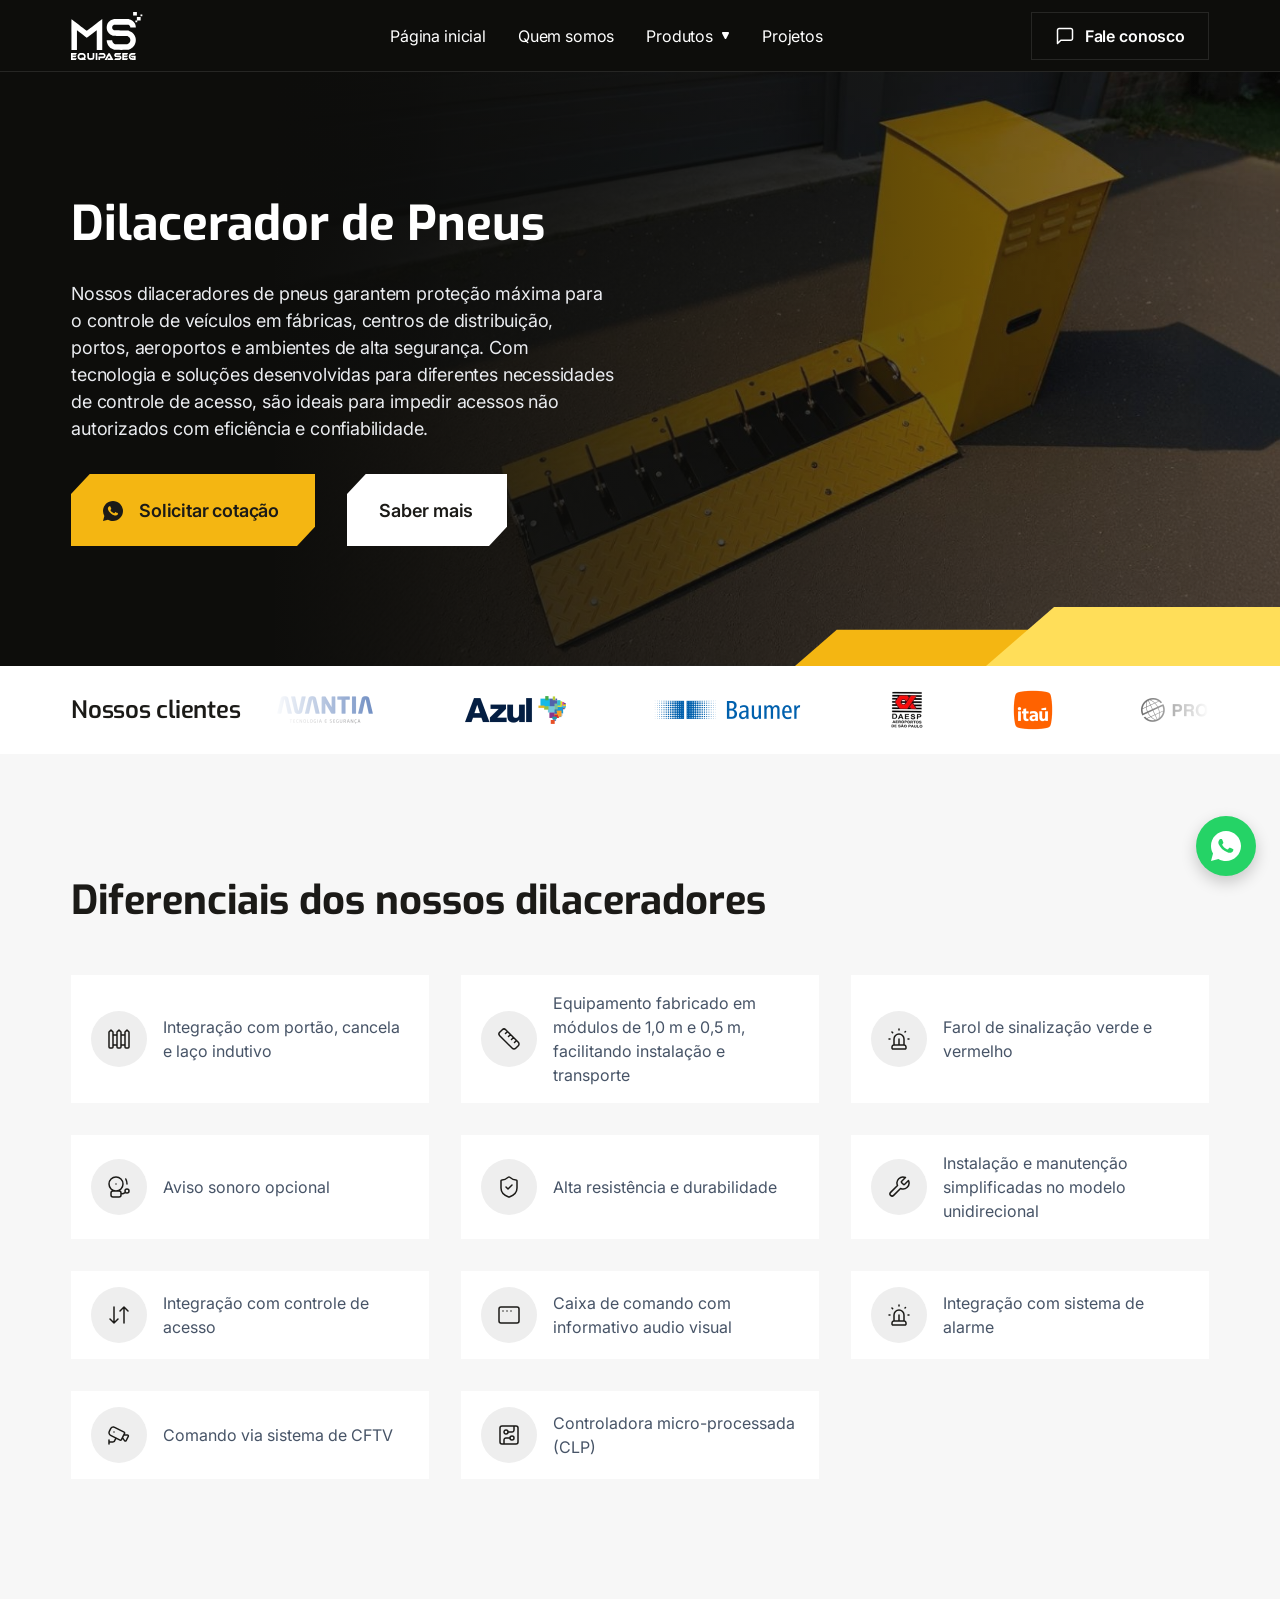
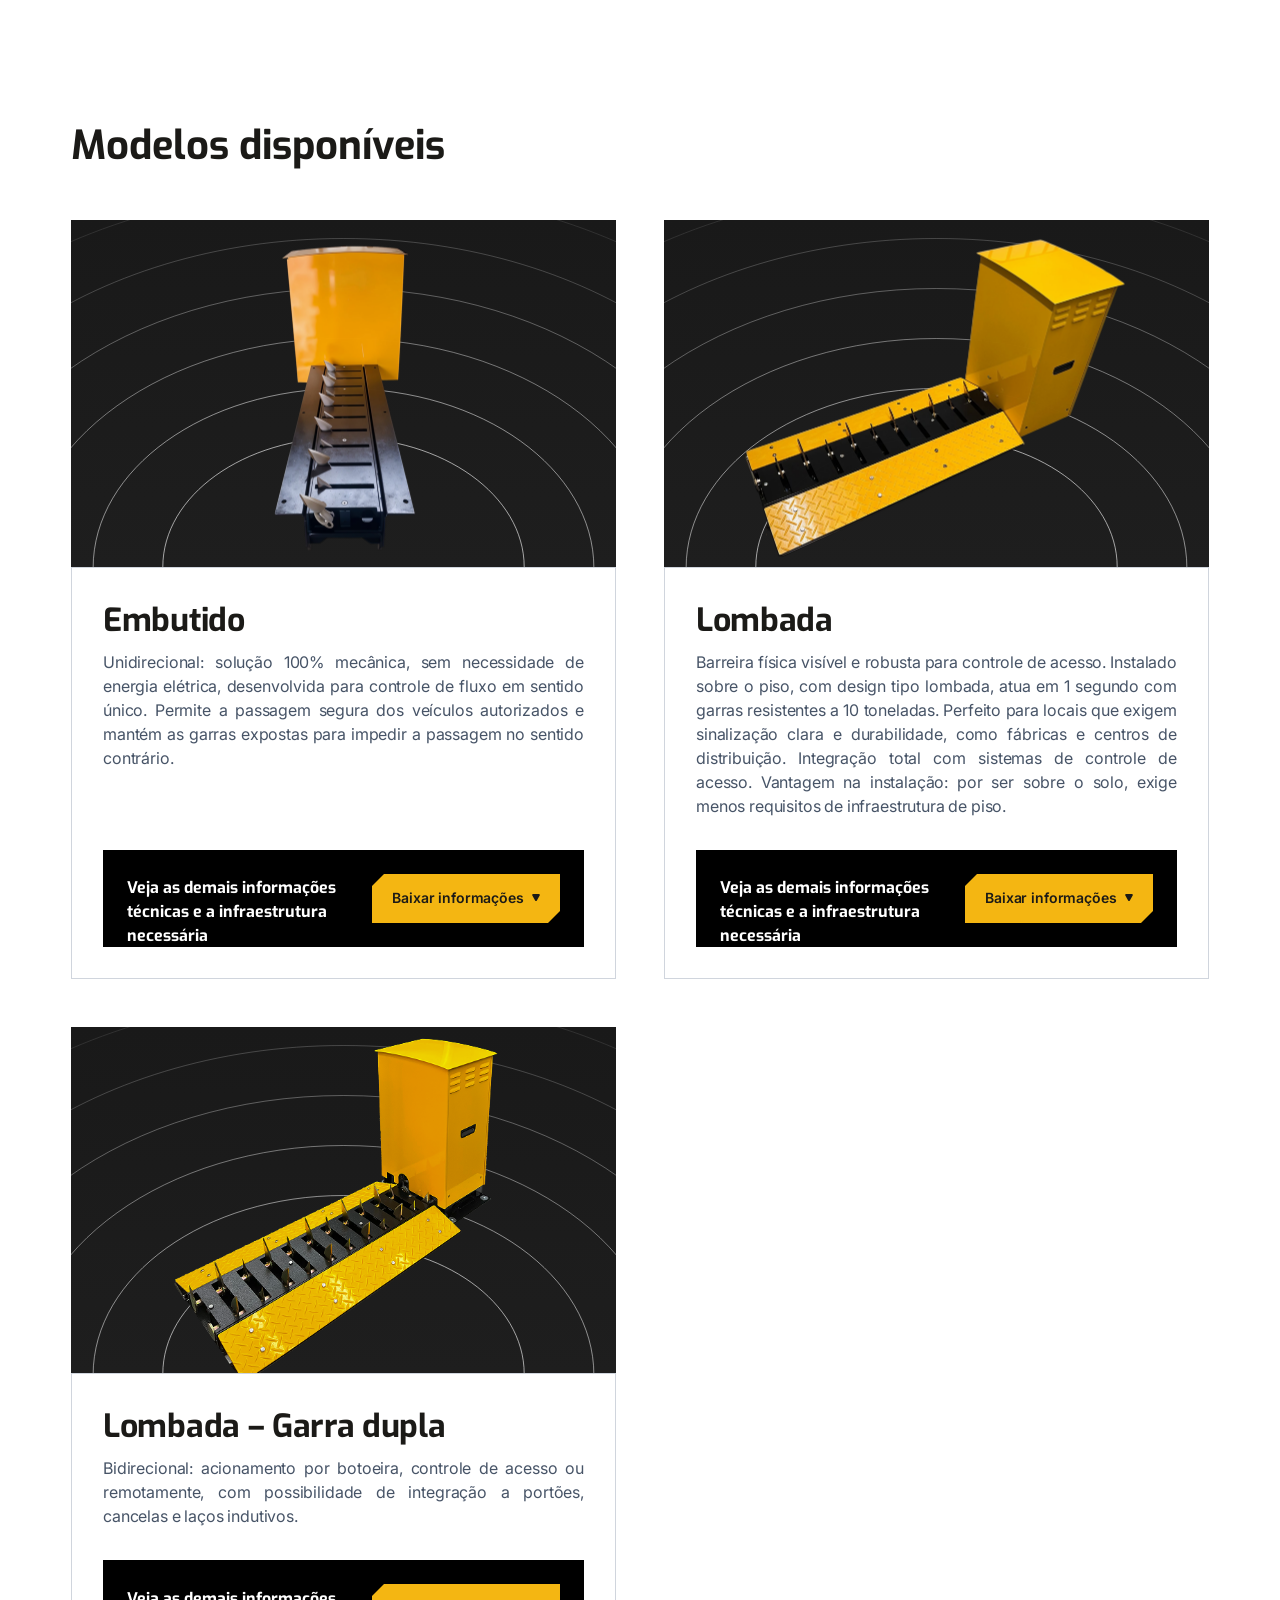
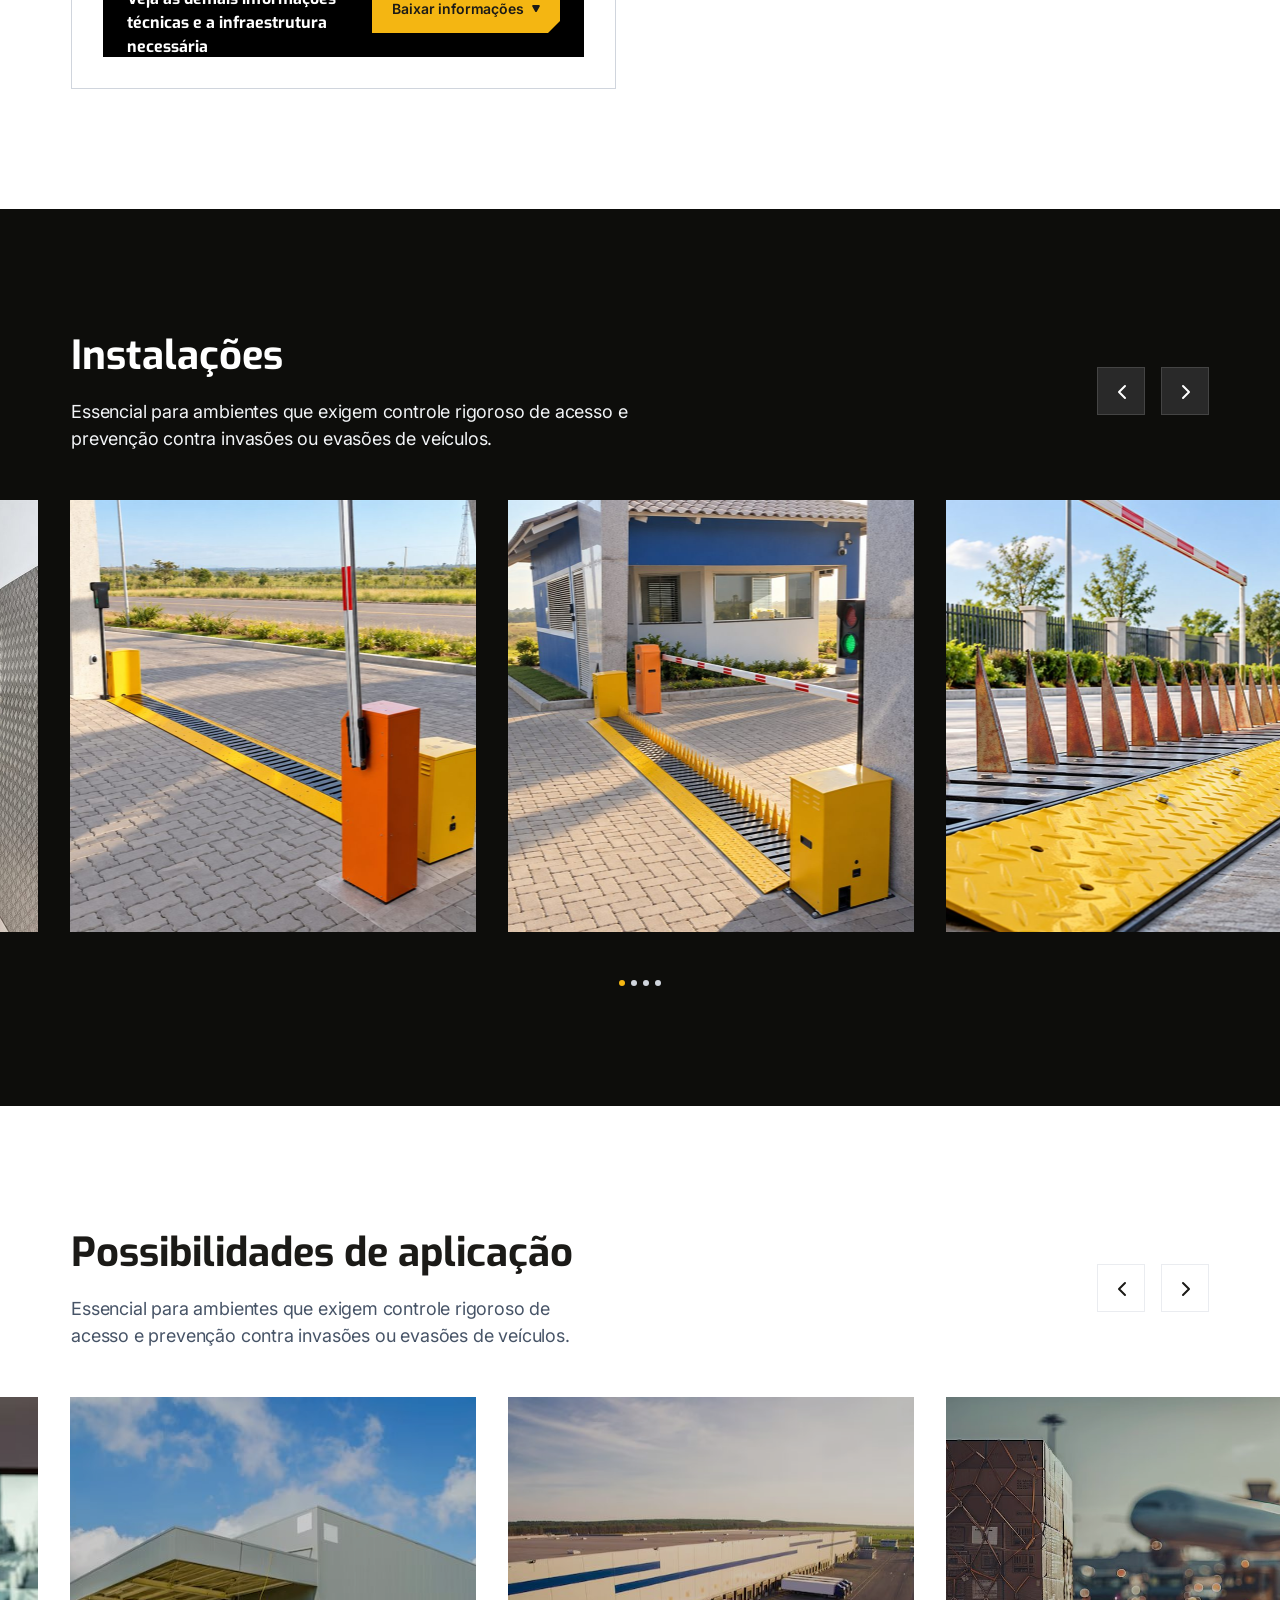
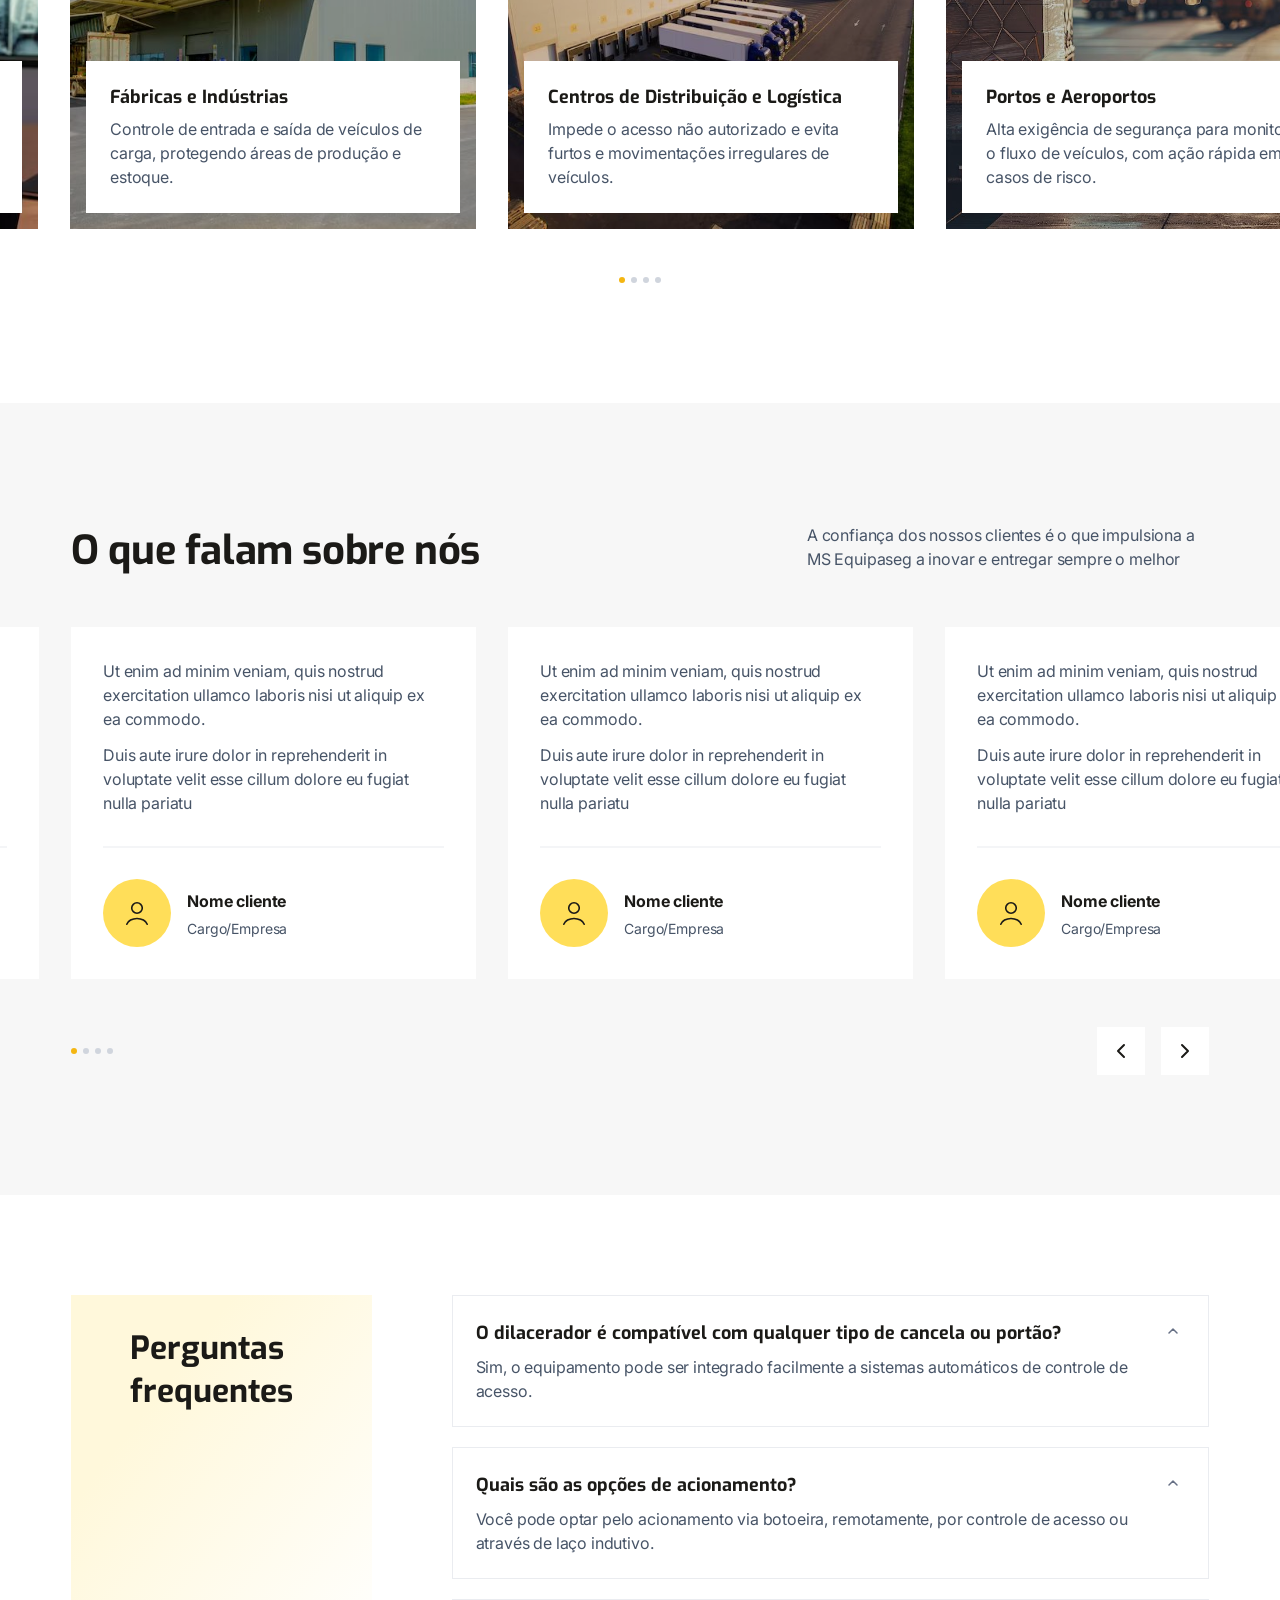
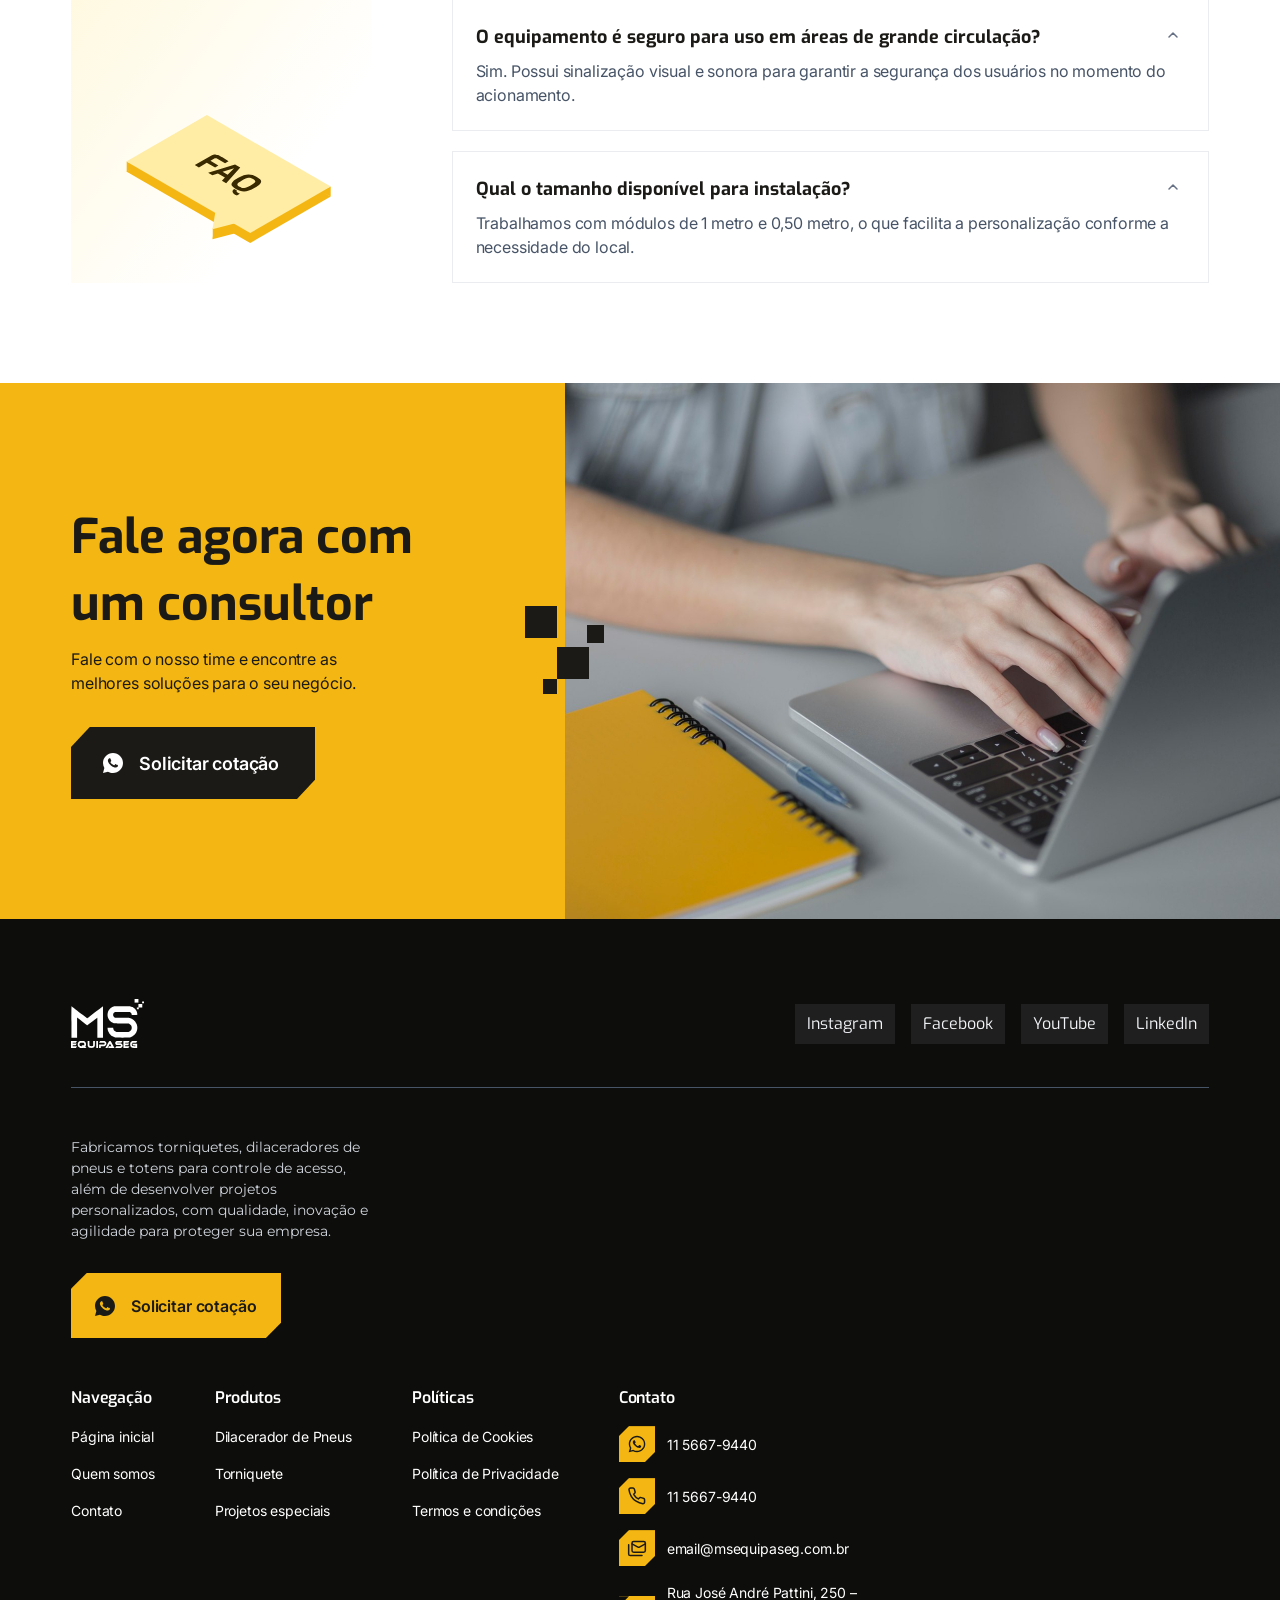
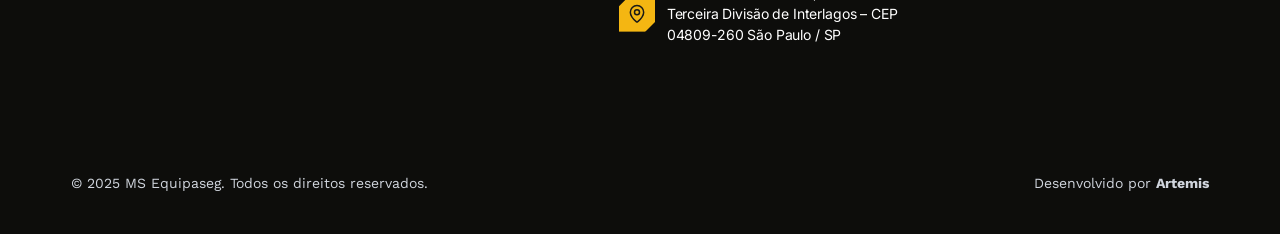
<file: dilacerador-de-pneus.html>
<!doctype html>
<html lang="pt-BR">
<head>
  <meta charset="utf-8">
  <meta name="viewport" content="width=device-width, initial-scale=1">
  <title>Dilacerador de Pneus — MS Equipaseg</title>
  <meta name="description" content="Dilaceradores de pneus MS Equipaseg: proteção reforçada para áreas controladas, com modelos embutido, lombada e lombada com garra dupla.">
  <link rel="preconnect" href="https://fonts.googleapis.com">
  <link rel="preconnect" href="https://fonts.gstatic.com" crossorigin>
  <link rel="stylesheet" href="https://fonts.googleapis.com/css2?family=Exo:wght@400;600;700&family=Inter:wght@400;600;700&family=Montserrat&family=Work+Sans:wght@400;700&display=swap">
  <link rel="stylesheet" href="theme/ms-equipaseg/assets/css/main.css">
  <link rel="stylesheet" href="theme/ms-equipaseg/assets/css/dilacerador-de-pneus.css">
</head>
<body data-overlay="_ref/dilacerador-de-pneus-figma.png">
  <a class="skip-link" href="#conteudo">Pular para o conteúdo</a>

  <header class="site-header" data-figma="5235:497">
    <div class="site-header__inner container">
      <a class="site-header__logo" href="./" aria-label="MS Equipaseg — página inicial">
        <img src="theme/ms-equipaseg/assets/images/logo-ms-equipaseg.svg" alt="MS Equipaseg" width="111" height="48">
      </a>

      <button class="site-header__toggle" type="button" data-menu-toggle aria-expanded="false" aria-label="Abrir menu">
        <span class="site-header__toggle-bar" aria-hidden="true"></span>
        <span class="site-header__toggle-bar" aria-hidden="true"></span>
        <span class="site-header__toggle-bar" aria-hidden="true"></span>
      </button>

      <nav class="site-nav" aria-label="Menu principal">
        <ul class="site-nav__list">
          <li class="site-nav__item"><a class="site-nav__link" href="./">Página inicial</a></li>
          <li class="site-nav__item"><a class="site-nav__link" href="quem-somos.html">Quem somos</a></li>
          <li class="site-nav__item">
            <a class="site-nav__link" href="produtos-alfa.html">Produtos<span class="site-nav__caret" aria-hidden="true"><img src="theme/ms-equipaseg/assets/images/icon-caret-down.svg" alt=""></span></a>
            <ul class="sub-menu">
              <li><a href="dilacerador-de-pneus.html">Dilacerador de Pneus</a></li>
              <li><a href="torniquete.html">Torniquete</a></li>
              <li><a href="controle-de-acesso.html">Totens para Controle de Acesso</a></li>
            </ul>
          </li>
          <li class="site-nav__item"><a class="site-nav__link" href="projetos.html">Projetos</a></li>
        </ul>
      </nav>

      <a class="btn-outline" href="contato.html">
        <img src="theme/ms-equipaseg/assets/images/icon-chat.svg" alt="" width="20" height="20">
        <span>Fale conosco</span>
      </a>
    </div>
  </header>

  <main id="conteudo">
    <section class="produto-hero" aria-labelledby="produto-titulo" data-figma="5241:427">
      <div class="produto-hero__media" aria-hidden="true">
        <img src="theme/ms-equipaseg/assets/seed/dilacerador-hero.jpg" alt="" width="1320" height="744" fetchpriority="high">
      </div>

      <div class="produto-hero__inner container">
        <div class="produto-hero__content">
          <div class="produto-hero__text">
            <h1 class="produto-hero__title" id="produto-titulo">Dilacerador de Pneus</h1>
            <p class="produto-hero__desc">Nossos dilaceradores de pneus garantem proteção máxima para o controle de veículos em fábricas, centros de distribuição, portos, aeroportos e ambientes de alta segurança. Com tecnologia e soluções desenvolvidas para diferentes necessidades de controle de acesso, são ideais para impedir acessos não autorizados com eficiência e confiabilidade.</p>
          </div>

          <div class="produto-hero__actions">
            <a class="cta" href="https://wa.me/551156679440?text=Ol%C3%A1!%20Vim%20do%20site%2C%20gostaria%20de%20mais%20informa%C3%A7%C3%B5es" target="_blank" rel="noopener">
              <img class="cta__icon" src="theme/ms-equipaseg/assets/images/icon-whatsapp-dark.svg" alt="" width="20" height="20">
              <span>Solicitar cotação</span>
            </a>
            <a class="cta cta--claro" href="#modelos"><span>Saber mais</span></a>
          </div>
        </div>
      </div>

      <img class="produto-hero__shape" src="theme/ms-equipaseg/assets/images/hero-shape.svg" alt="" width="485" height="59">
    </section>

    <section class="clientes clientes--compacto" aria-labelledby="clientes-titulo" data-figma="5293:1883">
      <div class="clientes__inner container">
        <h2 class="clientes__title" id="clientes-titulo">Nossos clientes</h2>
        <div class="clientes__faixa">
          <div class="clientes__trilho">
            <ul class="clientes__logos">
              <li><img src="theme/ms-equipaseg/assets/seed/cliente-avantia.png" alt="Avantia" width="104" height="34" loading="lazy"></li>
              <li><img src="theme/ms-equipaseg/assets/seed/cliente-azul.png" alt="Azul" width="101" height="28" loading="lazy"></li>
              <li><img src="theme/ms-equipaseg/assets/seed/cliente-baumer.png" alt="Baumer" width="147" height="20" loading="lazy"></li>
              <li><img src="theme/ms-equipaseg/assets/seed/cliente-daesp.png" alt="DAESP" width="36" height="40" loading="lazy"></li>
              <li><img src="theme/ms-equipaseg/assets/seed/cliente-itau.png" alt="Itaú" width="40" height="40" loading="lazy"></li>
              <li><img src="theme/ms-equipaseg/assets/seed/cliente-prosegur.png" alt="Prosegur" width="127" height="24" loading="lazy"></li>
            </ul>
            <ul class="clientes__logos" aria-hidden="true">
              <li><img src="theme/ms-equipaseg/assets/seed/cliente-avantia.png" alt="" width="104" height="34" loading="lazy"></li>
              <li><img src="theme/ms-equipaseg/assets/seed/cliente-azul.png" alt="" width="101" height="28" loading="lazy"></li>
              <li><img src="theme/ms-equipaseg/assets/seed/cliente-baumer.png" alt="" width="147" height="20" loading="lazy"></li>
              <li><img src="theme/ms-equipaseg/assets/seed/cliente-daesp.png" alt="" width="36" height="40" loading="lazy"></li>
              <li><img src="theme/ms-equipaseg/assets/seed/cliente-itau.png" alt="" width="40" height="40" loading="lazy"></li>
              <li><img src="theme/ms-equipaseg/assets/seed/cliente-prosegur.png" alt="" width="127" height="24" loading="lazy"></li>
            </ul>
          </div>
        </div>
      </div>
    </section>

    <section class="diferenciais" aria-labelledby="diferenciais-titulo" data-figma="5330:679">
      <div class="diferenciais__inner container">
        <h2 class="titulo-secao" id="diferenciais-titulo">Diferenciais dos nossos dilaceradores</h2>
        <ul class="diferenciais__list">
          <li class="diferencial">
            <span class="diferencial__icon"><img src="theme/ms-equipaseg/assets/images/icon-fence.svg" alt="" width="24" height="24"></span>
            <span class="diferencial__text">Integração com portão, cancela e laço indutivo</span>
          </li>
          <li class="diferencial">
            <span class="diferencial__icon"><img src="theme/ms-equipaseg/assets/images/icon-ruler.svg" alt="" width="24" height="24"></span>
            <span class="diferencial__text">Equipamento fabricado em módulos de 1,0 m e 0,5 m, facilitando instalação e transporte</span>
          </li>
          <li class="diferencial">
            <span class="diferencial__icon"><img src="theme/ms-equipaseg/assets/images/icon-siren.svg" alt="" width="24" height="24"></span>
            <span class="diferencial__text">Farol de sinalização verde e vermelho</span>
          </li>
          <li class="diferencial">
            <span class="diferencial__icon"><img src="theme/ms-equipaseg/assets/images/icon-bell-electric.svg" alt="" width="24" height="24"></span>
            <span class="diferencial__text">Aviso sonoro opcional</span>
          </li>
          <li class="diferencial">
            <span class="diferencial__icon"><img src="theme/ms-equipaseg/assets/images/icon-escudo.svg" alt="" width="24" height="24"></span>
            <span class="diferencial__text">Alta resistência e durabilidade</span>
          </li>
          <li class="diferencial">
            <span class="diferencial__icon"><img src="theme/ms-equipaseg/assets/images/icon-wrench.svg" alt="" width="24" height="24"></span>
            <span class="diferencial__text">Instalação e manutenção simplificadas no modelo unidirecional</span>
          </li>
          <li class="diferencial">
            <span class="diferencial__icon"><img src="theme/ms-equipaseg/assets/images/icon-arrow-down-up.svg" alt="" width="24" height="24"></span>
            <span class="diferencial__text">Integração com controle de acesso</span>
          </li>
          <li class="diferencial">
            <span class="diferencial__icon"><img src="theme/ms-equipaseg/assets/images/icon-app-window-mac.svg" alt="" width="24" height="24"></span>
            <span class="diferencial__text">Caixa de comando com informativo audio visual</span>
          </li>
          <li class="diferencial">
            <span class="diferencial__icon"><img src="theme/ms-equipaseg/assets/images/icon-siren.svg" alt="" width="24" height="24"></span>
            <span class="diferencial__text">Integração com sistema de alarme</span>
          </li>
          <li class="diferencial">
            <span class="diferencial__icon"><img src="theme/ms-equipaseg/assets/images/icon-cctv.svg" alt="" width="24" height="24"></span>
            <span class="diferencial__text">Comando via sistema de CFTV</span>
          </li>
          <li class="diferencial">
            <span class="diferencial__icon"><img src="theme/ms-equipaseg/assets/images/icon-circuit-board.svg" alt="" width="24" height="24"></span>
            <span class="diferencial__text">Controladora micro-processada (CLP)</span>
          </li>
        </ul>
      </div>
    </section>

    <section class="modelos" id="modelos" aria-labelledby="modelos-titulo" data-figma="5253:1429">
      <div class="modelos__inner container">
        <h2 class="titulo-secao" id="modelos-titulo">Modelos disponíveis</h2>
        <div class="modelos__grid">
          <article class="modelo" aria-labelledby="modelo-embutido">
            <div class="modelo__media">
              <img class="modelo__pattern" src="theme/ms-equipaseg/assets/images/pattern-elipses-modelo.svg" alt="" width="615" height="347">
              <img class="modelo__foto modelo__foto--embutido" src="theme/ms-equipaseg/assets/seed/modelo-embutido.png" alt="Dilacerador de pneus embutido" width="324" height="694" loading="lazy">
            </div>
            <div class="modelo__content">
              <div class="modelo__text">
                <h3 class="modelo__title" id="modelo-embutido">Embutido</h3>
                <p class="modelo__desc">Unidirecional: solução 100% mecânica, sem necessidade de energia elétrica, desenvolvida para controle de fluxo em sentido único. Permite a passagem segura dos veículos autorizados e mantém as garras expostas para impedir a passagem no sentido contrário.</p>
              </div>
              <div class="modelo__manual">
                <p class="modelo__manual-text">Veja as demais informações técnicas e a infraestrutura necessária</p>
                <details class="menu-baixar" data-menu-baixar>
                  <summary class="cta cta--xs menu-baixar__botao"><span>Baixar informações</span><img class="menu-baixar__seta" src="theme/ms-equipaseg/assets/images/icon-caret-down-dark.svg" alt="" width="8" height="7"></summary>
                  <ul class="menu-baixar__lista">
                    <li><a href="#">Manual</a></li>
                    <li><a href="theme/ms-equipaseg/assets/docs/catalogo-dilacerador-de-pneus.pdf" target="_blank" rel="noopener">Catálogo</a></li>
                    <li><a href="#">Infraestrutura civil e elétrica</a></li>
                  </ul>
                </details>
              </div>
            </div>
          </article>

          <article class="modelo" aria-labelledby="modelo-lombada">
            <div class="modelo__media">
              <img class="modelo__pattern" src="theme/ms-equipaseg/assets/images/pattern-elipses-modelo.svg" alt="" width="615" height="347">
              <img class="modelo__foto modelo__foto--lombada" src="theme/ms-equipaseg/assets/seed/modelo-lombada.png" alt="Dilacerador de pneus tipo lombada" width="924" height="693" loading="lazy">
            </div>
            <div class="modelo__content">
              <div class="modelo__text">
                <h3 class="modelo__title" id="modelo-lombada">Lombada</h3>
                <p class="modelo__desc">Barreira física visível e robusta para controle de acesso. Instalado sobre o piso, com design tipo lombada, atua em 1 segundo com garras resistentes a 10 toneladas. Perfeito para locais que exigem sinalização clara e durabilidade, como fábricas e centros de distribuição. Integração total com sistemas de controle de acesso. Vantagem na instalação: por ser sobre o solo, exige menos requisitos de infraestrutura de piso.</p>
              </div>
              <div class="modelo__manual">
                <p class="modelo__manual-text">Veja as demais informações técnicas e a infraestrutura necessária</p>
                <details class="menu-baixar" data-menu-baixar>
                  <summary class="cta cta--xs menu-baixar__botao"><span>Baixar informações</span><img class="menu-baixar__seta" src="theme/ms-equipaseg/assets/images/icon-caret-down-dark.svg" alt="" width="8" height="7"></summary>
                  <ul class="menu-baixar__lista">
                    <li><a href="#">Manual</a></li>
                    <li><a href="theme/ms-equipaseg/assets/docs/catalogo-dilacerador-de-pneus.pdf" target="_blank" rel="noopener">Catálogo</a></li>
                    <li><a href="#">Infraestrutura civil e elétrica</a></li>
                  </ul>
                </details>
              </div>
            </div>
          </article>

          <article class="modelo" aria-labelledby="modelo-garra-dupla">
            <div class="modelo__media">
              <img class="modelo__pattern" src="theme/ms-equipaseg/assets/images/pattern-elipses-modelo.svg" alt="" width="615" height="347">
              <img class="modelo__foto modelo__foto--garra-dupla" src="theme/ms-equipaseg/assets/seed/duplo.png" alt="Dilacerador de pneus tipo lombada com garra dupla" width="515" height="500" loading="lazy">
            </div>
            <div class="modelo__content">
              <div class="modelo__text">
                <h3 class="modelo__title" id="modelo-garra-dupla">Lombada – Garra dupla</h3>
                <p class="modelo__desc">Bidirecional: acionamento por botoeira, controle de acesso ou remotamente, com possibilidade de integração a portões, cancelas e laços indutivos.</p>
              </div>
              <div class="modelo__manual">
                <p class="modelo__manual-text">Veja as demais informações técnicas e a infraestrutura necessária</p>
                <details class="menu-baixar" data-menu-baixar>
                  <summary class="cta cta--xs menu-baixar__botao"><span>Baixar informações</span><img class="menu-baixar__seta" src="theme/ms-equipaseg/assets/images/icon-caret-down-dark.svg" alt="" width="8" height="7"></summary>
                  <ul class="menu-baixar__lista">
                    <li><a href="#">Manual</a></li>
                    <li><a href="theme/ms-equipaseg/assets/docs/catalogo-dilacerador-de-pneus.pdf" target="_blank" rel="noopener">Catálogo</a></li>
                    <li><a href="#">Infraestrutura civil e elétrica</a></li>
                  </ul>
                </details>
              </div>
            </div>
          </article>
        </div>
      </div>
    </section>

    <section class="galeria galeria--escura galeria--instalacoes" aria-labelledby="instalacoes-titulo" data-figma="5241:591">
      <div class="galeria__inner container" data-carousel>
        <div class="galeria__head">
          <div class="galeria__text">
            <h2 class="titulo-secao" id="instalacoes-titulo">Instalações</h2>
            <p class="galeria__desc">Essencial para ambientes que exigem controle rigoroso de acesso e prevenção contra invasões ou evasões de veículos.</p>
          </div>
          <div class="carousel-arrows">
            <button class="arrow-btn arrow-btn--prev" type="button" aria-label="Foto anterior" aria-disabled="true" data-carousel-prev>
              <img class="arrow-btn__off" src="theme/ms-equipaseg/assets/images/icon-chevron-left-dim.svg" alt="" width="24" height="24">
              <img class="arrow-btn__on" src="theme/ms-equipaseg/assets/images/icon-chevron-right.svg" alt="" width="48" height="48">
            </button>
            <button class="arrow-btn arrow-btn--next" type="button" aria-label="Próxima foto" data-carousel-next>
              <img class="arrow-btn__off" src="theme/ms-equipaseg/assets/images/icon-chevron-left-dim.svg" alt="" width="24" height="24">
              <img class="arrow-btn__on" src="theme/ms-equipaseg/assets/images/icon-chevron-right.svg" alt="" width="48" height="48">
            </button>
          </div>
        </div>

        <ul class="galeria__track" data-carousel-track>
          <li class="galeria__item">
            <img src="theme/ms-equipaseg/assets/seed/instalacao-01.jpg" alt="Dilacerador de pneus com cancela na entrada de uma área rural" width="1535" height="864" loading="lazy">
          </li>
          <li class="galeria__item">
            <img src="theme/ms-equipaseg/assets/seed/instalacao-02.jpg" alt="Dilacerador de pneus instalado na saída da portaria" width="1535" height="864" loading="lazy">
          </li>
          <li class="galeria__item">
            <img src="theme/ms-equipaseg/assets/seed/instalacao-03.jpg" alt="Garras do dilacerador de pneus levantadas, com a cancela ao fundo" width="1535" height="864" loading="lazy">
          </li>
          <li class="galeria__item">
            <img src="theme/ms-equipaseg/assets/seed/instalacao-04.jpg" alt="Painel de comando e dilacerador de pneus em entrada pavimentada" width="1535" height="864" loading="lazy">
          </li>
          <li class="galeria__item">
            <img src="theme/ms-equipaseg/assets/seed/instalacao-05.jpg" alt="Torniquete de corpo inteiro e porta de passagem em acesso interno" width="1152" height="864" loading="lazy">
          </li>
          <li class="galeria__item">
            <img src="theme/ms-equipaseg/assets/seed/instalacao-06.jpg" alt="Painel de comando ao lado do dilacerador de pneus com as garras levantadas" width="1535" height="864" loading="lazy">
          </li>
          <li class="galeria__item">
            <img src="theme/ms-equipaseg/assets/seed/instalacao-07.jpg" alt="Vista de frente de uma entrada com dilacerador de pneus e cancela" width="1535" height="864" loading="lazy">
          </li>
          <li class="galeria__item">
            <img src="theme/ms-equipaseg/assets/seed/instalacao-08.jpg" alt="Vista lateral da portaria com dilacerador de pneus e farol de sinalização" width="1535" height="864" loading="lazy">
          </li>
          <li class="galeria__item">
            <img src="theme/ms-equipaseg/assets/seed/instalacao-09.jpg" alt="Detalhe das garras do dilacerador de pneus" width="1535" height="864" loading="lazy">
          </li>
          <li class="galeria__item">
            <img src="theme/ms-equipaseg/assets/seed/instalacao-10.jpg" alt="Dilacerador de pneus visto de dentro da portaria" width="1535" height="864" loading="lazy">
          </li>
          <li class="galeria__item">
            <img src="theme/ms-equipaseg/assets/seed/instalacao-11.jpg" alt="Torniquete de corpo inteiro visto de lado, junto à porta de passagem" width="1152" height="864" loading="lazy">
          </li>
          <li class="galeria__item">
            <img src="theme/ms-equipaseg/assets/seed/instalacao-12.jpg" alt="Conjunto de torniquete e porta de passagem numa entrada envidraçada" width="1152" height="864" loading="lazy">
          </li>
          <li class="galeria__item">
            <img src="theme/ms-equipaseg/assets/seed/instalacao-13.jpg" alt="Torniquete de corpo inteiro com leitor de acesso em corredor interno" width="1152" height="864" loading="lazy">
          </li>
        </ul>

        <div class="galeria__dots">
          <div class="carousel-dots">
            <button class="carousel-dots__dot is-active" type="button" aria-label="Foto 1" aria-current="true" data-carousel-dot></button>
            <button class="carousel-dots__dot" type="button" aria-label="Foto 2" data-carousel-dot></button>
            <button class="carousel-dots__dot" type="button" aria-label="Foto 3" data-carousel-dot></button>
            <button class="carousel-dots__dot" type="button" aria-label="Foto 4" data-carousel-dot></button>
          </div>
        </div>
      </div>
    </section>

    <section class="galeria galeria--aplicacoes" aria-labelledby="aplicacoes-titulo" data-figma="5277:2575">
      <div class="galeria__inner container" data-carousel>
        <div class="galeria__head">
          <div class="galeria__text">
            <h2 class="titulo-secao" id="aplicacoes-titulo">Possibilidades de aplicação</h2>
            <p class="galeria__desc">Essencial para ambientes que exigem controle rigoroso de acesso e prevenção contra invasões ou evasões de veículos.</p>
          </div>
          <div class="carousel-arrows">
            <button class="arrow-btn arrow-btn--prev" type="button" aria-label="Aplicação anterior" aria-disabled="true" data-carousel-prev>
              <img class="arrow-btn__off" src="theme/ms-equipaseg/assets/images/icon-chevron-left-light.svg" alt="" width="24" height="24">
              <img class="arrow-btn__on" src="theme/ms-equipaseg/assets/images/icon-chevron-right-dark.svg" alt="" width="48" height="48">
            </button>
            <button class="arrow-btn arrow-btn--next" type="button" aria-label="Próxima aplicação" data-carousel-next>
              <img class="arrow-btn__off" src="theme/ms-equipaseg/assets/images/icon-chevron-left-light.svg" alt="" width="24" height="24">
              <img class="arrow-btn__on" src="theme/ms-equipaseg/assets/images/icon-chevron-right-dark.svg" alt="" width="48" height="48">
            </button>
          </div>
        </div>

        <ul class="galeria__track" data-carousel-track>
          <li class="galeria__item galeria__item--escurecida">
            <img src="theme/ms-equipaseg/assets/seed/aplicacao-fabricas.jpg" alt="" width="740" height="494" loading="lazy">
            <div class="galeria__card">
              <h3 class="galeria__card-title">Fábricas e Indústrias</h3>
              <p class="galeria__card-text">Controle de entrada e saída de veículos de carga, protegendo áreas de produção e estoque.</p>
            </div>
          </li>
          <li class="galeria__item galeria__item--escurecida">
            <img src="theme/ms-equipaseg/assets/seed/aplicacao-centros-distribuicao.jpg" alt="" width="740" height="554" loading="lazy">
            <div class="galeria__card">
              <h3 class="galeria__card-title">Centros de Distribuição e Logística</h3>
              <p class="galeria__card-text">Impede o acesso não autorizado e evita furtos e movimentações irregulares de veículos.</p>
            </div>
          </li>
          <li class="galeria__item galeria__item--escurecida">
            <img src="theme/ms-equipaseg/assets/seed/aplicacao-portos-aeroportos.jpg" alt="" width="740" height="740" loading="lazy">
            <div class="galeria__card">
              <h3 class="galeria__card-title">Portos e Aeroportos</h3>
              <p class="galeria__card-text">Alta exigência de segurança para monitorar o fluxo de veículos, com ação rápida em casos de risco.</p>
            </div>
          </li>
          <li class="galeria__item galeria__item--escurecida">
            <img src="theme/ms-equipaseg/assets/seed/aplicacao-edificios-comerciais.jpg" alt="" width="740" height="1110" loading="lazy">
            <div class="galeria__card">
              <h3 class="galeria__card-title">Edifícios Comerciais e<br>Complexos Empresariais</h3>
              <p class="galeria__card-text">Proteção contra invasões em estacionamentos e áreas de carga e descarga.</p>
            </div>
          </li>
          <li class="galeria__item galeria__item--escurecida">
            <img src="theme/ms-equipaseg/assets/seed/aplicacao-condominios-industriais.jpg" alt="" width="740" height="493" loading="lazy">
            <div class="galeria__card">
              <h3 class="galeria__card-title">Condomínios Industriais</h3>
              <p class="galeria__card-text">Garante a segurança de empresas localizadas em ambientes compartilhados.</p>
            </div>
          </li>
          <li class="galeria__item">
            <img src="theme/ms-equipaseg/assets/seed/aplicacao-areas-governamentais.jpg" alt="" width="740" height="493" loading="lazy">
            <div class="galeria__card">
              <h3 class="galeria__card-title">Áreas Governamentais e<br>Instalações Estratégicas</h3>
              <p class="galeria__card-text">Atua como uma barreira extra contra invasões em locais de alta sensibilidade.</p>
            </div>
          </li>
        </ul>

        <div class="galeria__dots">
          <div class="carousel-dots">
            <button class="carousel-dots__dot is-active" type="button" aria-label="Aplicação 1" aria-current="true" data-carousel-dot></button>
            <button class="carousel-dots__dot" type="button" aria-label="Aplicação 2" data-carousel-dot></button>
            <button class="carousel-dots__dot" type="button" aria-label="Aplicação 3" data-carousel-dot></button>
            <button class="carousel-dots__dot" type="button" aria-label="Aplicação 4" data-carousel-dot></button>
          </div>
        </div>
      </div>
    </section>

    <section class="depoimentos depoimentos--produto" aria-labelledby="depoimentos-titulo" data-figma="5241:593">
      <div class="depoimentos__inner container" data-carousel>
        <div class="depoimentos__head">
          <h2 class="depoimentos__title" id="depoimentos-titulo">O que falam sobre nós</h2>
          <p class="depoimentos__intro">A confiança dos nossos clientes é o que impulsiona a MS Equipaseg a inovar e entregar sempre o melhor</p>
        </div>

        <div class="depoimentos__track" data-carousel-track>
          <figure class="depoimento">
            <blockquote class="depoimento__quote">
              <p>Ut enim ad minim veniam, quis nostrud exercitation ullamco laboris nisi ut aliquip ex ea commodo.</p>
              <p>Duis aute irure dolor in reprehenderit in voluptate velit esse cillum dolore eu fugiat nulla pariatu</p>
            </blockquote>
            <div class="depoimento__divisor" aria-hidden="true"></div>
            <figcaption class="depoimento__cliente">
              <span class="depoimento__avatar"><img class="depoimento__avatar-icon" src="theme/ms-equipaseg/assets/images/icon-user.svg" alt="" width="22" height="24"></span>
              <span class="depoimento__id">
                <span class="depoimento__nome">Nome cliente</span>
                <span class="depoimento__cargo">Cargo/Empresa</span>
              </span>
            </figcaption>
          </figure>
          <figure class="depoimento">
            <blockquote class="depoimento__quote">
              <p>Ut enim ad minim veniam, quis nostrud exercitation ullamco laboris nisi ut aliquip ex ea commodo.</p>
              <p>Duis aute irure dolor in reprehenderit in voluptate velit esse cillum dolore eu fugiat nulla pariatu</p>
            </blockquote>
            <div class="depoimento__divisor" aria-hidden="true"></div>
            <figcaption class="depoimento__cliente">
              <span class="depoimento__avatar"><img class="depoimento__avatar-icon" src="theme/ms-equipaseg/assets/images/icon-user.svg" alt="" width="22" height="24"></span>
              <span class="depoimento__id">
                <span class="depoimento__nome">Nome cliente</span>
                <span class="depoimento__cargo">Cargo/Empresa</span>
              </span>
            </figcaption>
          </figure>
          <figure class="depoimento">
            <blockquote class="depoimento__quote">
              <p>Ut enim ad minim veniam, quis nostrud exercitation ullamco laboris nisi ut aliquip ex ea commodo.</p>
              <p>Duis aute irure dolor in reprehenderit in voluptate velit esse cillum dolore eu fugiat nulla pariatu</p>
            </blockquote>
            <div class="depoimento__divisor" aria-hidden="true"></div>
            <figcaption class="depoimento__cliente">
              <span class="depoimento__avatar"><img class="depoimento__avatar-icon" src="theme/ms-equipaseg/assets/images/icon-user.svg" alt="" width="22" height="24"></span>
              <span class="depoimento__id">
                <span class="depoimento__nome">Nome cliente</span>
                <span class="depoimento__cargo">Cargo/Empresa</span>
              </span>
            </figcaption>
          </figure>
          <figure class="depoimento">
            <blockquote class="depoimento__quote">
              <p>Ut enim ad minim veniam, quis nostrud exercitation ullamco laboris nisi ut aliquip ex ea commodo.</p>
              <p>Duis aute irure dolor in reprehenderit in voluptate velit esse cillum dolore eu fugiat nulla pariatu</p>
            </blockquote>
            <div class="depoimento__divisor" aria-hidden="true"></div>
            <figcaption class="depoimento__cliente">
              <span class="depoimento__avatar"><img class="depoimento__avatar-icon" src="theme/ms-equipaseg/assets/images/icon-user.svg" alt="" width="22" height="24"></span>
              <span class="depoimento__id">
                <span class="depoimento__nome">Nome cliente</span>
                <span class="depoimento__cargo">Cargo/Empresa</span>
              </span>
            </figcaption>
          </figure>
        </div>

        <div class="depoimentos__nav">
          <div class="carousel-dots">
            <button class="carousel-dots__dot is-active" type="button" aria-label="Depoimento 1" aria-current="true" data-carousel-dot></button>
            <button class="carousel-dots__dot" type="button" aria-label="Depoimento 2" data-carousel-dot></button>
            <button class="carousel-dots__dot" type="button" aria-label="Depoimento 3" data-carousel-dot></button>
            <button class="carousel-dots__dot" type="button" aria-label="Depoimento 4" data-carousel-dot></button>
          </div>
          <div class="carousel-arrows">
            <button class="arrow-btn arrow-btn--prev" type="button" aria-label="Depoimento anterior" aria-disabled="true" data-carousel-prev>
              <img class="arrow-btn__off" src="theme/ms-equipaseg/assets/images/icon-chevron-left-light.svg" alt="" width="24" height="24">
              <img class="arrow-btn__on" src="theme/ms-equipaseg/assets/images/icon-chevron-right-dark.svg" alt="" width="48" height="48">
            </button>
            <button class="arrow-btn arrow-btn--next" type="button" aria-label="Próximo depoimento" data-carousel-next>
              <img class="arrow-btn__off" src="theme/ms-equipaseg/assets/images/icon-chevron-left-light.svg" alt="" width="24" height="24">
              <img class="arrow-btn__on" src="theme/ms-equipaseg/assets/images/icon-chevron-right-dark.svg" alt="" width="48" height="48">
            </button>
          </div>
        </div>
      </div>
    </section>

    <section class="faq" aria-labelledby="faq-titulo" data-figma="5250:1139">
      <div class="faq__inner container">
        <div class="faq__intro">
          <h2 class="faq__title" id="faq-titulo">Perguntas frequentes</h2>
          <div class="faq__ilustra" aria-hidden="true">
            <img src="theme/ms-equipaseg/assets/images/faq-ilustracao.svg" alt="" width="237" height="137" loading="lazy">
          </div>
        </div>

        <div class="faq__list">
          <details class="faq__item" open>
            <summary class="faq__question"><span>O dilacerador é compatível com qualquer tipo de cancela ou portão?</span><img class="faq__icon" src="theme/ms-equipaseg/assets/images/icon-chevron-down-gray.svg" alt="" width="24" height="24"></summary>
            <p class="faq__answer">Sim, o equipamento pode ser integrado facilmente a sistemas automáticos de controle de acesso.</p>
          </details>
          <details class="faq__item" open>
            <summary class="faq__question"><span>Quais são as opções de acionamento?</span><img class="faq__icon" src="theme/ms-equipaseg/assets/images/icon-chevron-down-gray.svg" alt="" width="24" height="24"></summary>
            <p class="faq__answer">Você pode optar pelo acionamento via botoeira, remotamente, por controle de acesso ou através de laço indutivo.</p>
          </details>
          <details class="faq__item" open>
            <summary class="faq__question"><span>O equipamento é seguro para uso em áreas de grande circulação?</span><img class="faq__icon" src="theme/ms-equipaseg/assets/images/icon-chevron-down-gray.svg" alt="" width="24" height="24"></summary>
            <p class="faq__answer">Sim. Possui sinalização visual e sonora para garantir a segurança dos usuários no momento do acionamento.</p>
          </details>
          <details class="faq__item" open>
            <summary class="faq__question"><span>Qual o tamanho disponível para instalação?</span><img class="faq__icon" src="theme/ms-equipaseg/assets/images/icon-chevron-down-gray.svg" alt="" width="24" height="24"></summary>
            <p class="faq__answer">Trabalhamos com módulos de 1 metro e 0,50 metro, o que facilita a personalização conforme a necessidade do local.</p>
          </details>
        </div>
      </div>
    </section>

    <section class="cta-final" id="contato" aria-labelledby="cta-titulo" data-figma="5241:676">
      <div class="container">
        <div class="cta-final__content">
          <div class="cta-final__text">
            <h2 class="cta-final__title" id="cta-titulo">Fale agora com um consultor</h2>
            <p class="cta-final__desc">Fale com o nosso time e encontre as melhores soluções para o seu negócio.</p>
          </div>
          <a class="cta cta--dark" href="https://wa.me/551156679440?text=Ol%C3%A1!%20Vim%20do%20site%2C%20gostaria%20de%20mais%20informa%C3%A7%C3%B5es" target="_blank" rel="noopener">
            <img class="cta__icon" src="theme/ms-equipaseg/assets/images/icon-whatsapp-light.svg" alt="" width="20" height="20">
            <span>Solicitar cotação</span>
          </a>
        </div>
      </div>

      <div class="cta-final__media" aria-hidden="true">
        <img src="theme/ms-equipaseg/assets/seed/cta.jpg" alt="" width="1430" height="1072" loading="lazy">
        <span class="cta-final__square cta-final__square--1"></span>
        <span class="cta-final__square cta-final__square--2"></span>
        <span class="cta-final__square cta-final__square--3"></span>
        <span class="cta-final__square cta-final__square--4"></span>
      </div>
    </section>
  </main>

  <footer class="site-footer" data-figma="5235:1166">
    <div class="site-footer__inner container">
      <div class="site-footer__top">
        <a class="site-footer__logo" href="./" aria-label="MS Equipaseg — página inicial">
          <img src="theme/ms-equipaseg/assets/images/logo-ms-equipaseg-footer.svg" alt="MS Equipaseg" width="73" height="49">
        </a>
        <ul class="social">
          <li><a class="social__link" href="#" rel="noopener">Instagram</a></li>
          <li><a class="social__link" href="#" rel="noopener">Facebook</a></li>
          <li><a class="social__link" href="#" rel="noopener">YouTube</a></li>
          <li><a class="social__link" href="#" rel="noopener">LinkedIn</a></li>
        </ul>
      </div>

      <div class="site-footer__main">
        <div class="site-footer__about">
          <p class="site-footer__desc">Fabricamos torniquetes, dilaceradores de pneus e totens para controle de acesso, além de desenvolver projetos personalizados, com qualidade, inovação e agilidade para proteger sua empresa.</p>
          <a class="cta cta--sm" href="https://wa.me/551156679440?text=Ol%C3%A1!%20Vim%20do%20site%2C%20gostaria%20de%20mais%20informa%C3%A7%C3%B5es" target="_blank" rel="noopener">
            <img class="cta__icon" src="theme/ms-equipaseg/assets/images/icon-whatsapp-dark.svg" alt="" width="20" height="20">
            <span>Solicitar cotação</span>
          </a>
        </div>

        <div class="site-footer__cols">
          <nav class="footer-col" aria-labelledby="rodape-navegacao">
            <h2 class="footer-col__title" id="rodape-navegacao">Navegação</h2>
            <ul class="footer-col__list">
              <li><a href="./">Página inicial</a></li>
              <li><a href="quem-somos.html">Quem somos</a></li>
              <li><a href="contato.html">Contato</a></li>
            </ul>
          </nav>
          <nav class="footer-col" aria-labelledby="rodape-produtos">
            <h2 class="footer-col__title" id="rodape-produtos">Produtos</h2>
            <ul class="footer-col__list">
              <li><a href="dilacerador-de-pneus.html">Dilacerador de Pneus</a></li>
              <li><a href="torniquete.html">Torniquete</a></li>
              <li><a href="projetos.html">Projetos especiais</a></li>
            </ul>
          </nav>
          <nav class="footer-col" aria-labelledby="rodape-politicas">
            <h2 class="footer-col__title" id="rodape-politicas">Políticas</h2>
            <ul class="footer-col__list">
              <li><a href="#">Política de Cookies</a></li>
              <li><a href="#">Política de Privacidade</a></li>
              <li><a href="#">Termos e condições</a></li>
            </ul>
          </nav>
          <div class="footer-col">
            <h2 class="footer-col__title">Contato</h2>
            <ul class="footer-contact">
              <li class="footer-contact__item">
                <span class="footer-contact__icon"><img src="theme/ms-equipaseg/assets/images/icon-contato-whatsapp.svg" alt="WhatsApp" width="36" height="36"></span>
                <a class="footer-contact__text" href="https://wa.me/551156679440">11 5667-9440</a>
              </li>
              <li class="footer-contact__item">
                <span class="footer-contact__icon"><img src="theme/ms-equipaseg/assets/images/icon-contato-telefone.svg" alt="Telefone" width="36" height="36"></span>
                <a class="footer-contact__text" href="tel:+551156679440">11 5667-9440</a>
              </li>
              <li class="footer-contact__item">
                <span class="footer-contact__icon"><img src="theme/ms-equipaseg/assets/images/icon-contato-email.svg" alt="E-mail" width="36" height="36"></span>
                <a class="footer-contact__text" href="mailto:email@msequipaseg.com.br">email@msequipaseg.com.br</a>
              </li>
              <li class="footer-contact__item footer-contact__item--endereco">
                <span class="footer-contact__icon"><img src="theme/ms-equipaseg/assets/images/icon-contato-endereco.svg" alt="Endereço" width="36" height="36"></span>
                <span class="footer-contact__text">Rua José André Pattini, 250 – Terceira Divisão de Interlagos – CEP 04809-260 São Paulo / SP</span>
              </li>
            </ul>
          </div>
        </div>
      </div>

      <div class="site-footer__credits">
        <p>© 2025 MS Equipaseg. Todos os direitos reservados.</p>
        <p class="site-footer__dev">Desenvolvido por <strong>Artemis</strong></p>
      </div>
    </div>
  </footer>

  <a class="whatsapp-flutuante" href="https://wa.me/551156679440?text=Ol%C3%A1!%20Vim%20do%20site%2C%20gostaria%20de%20mais%20informa%C3%A7%C3%B5es" target="_blank" rel="noopener" aria-label="Falar com a MS Equipaseg no WhatsApp">
    <img src="theme/ms-equipaseg/assets/images/icon-whatsapp-light.svg" alt="" width="30" height="30">
  </a>

  <script src="theme/ms-equipaseg/assets/js/main.js" defer></script>
  <script src="tools/overlay.js" defer></script>
</body>
</html>
</file>
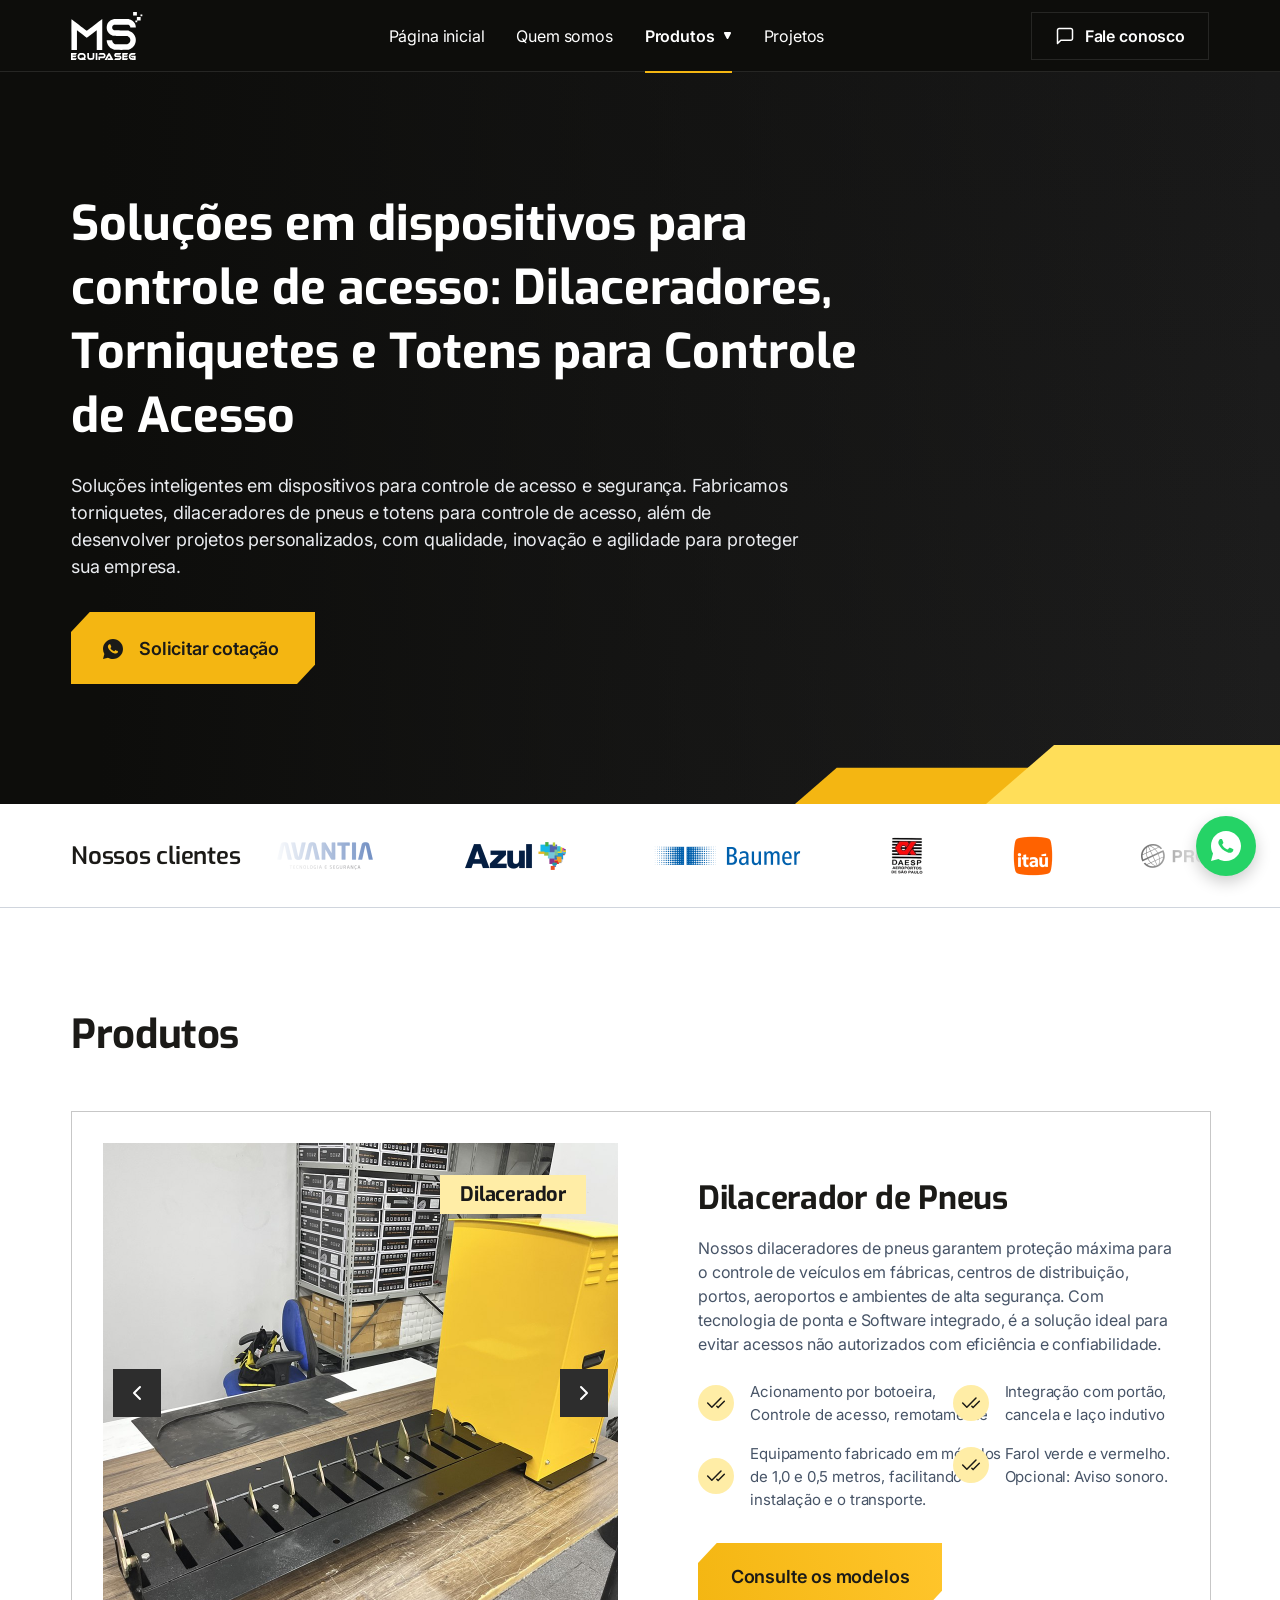
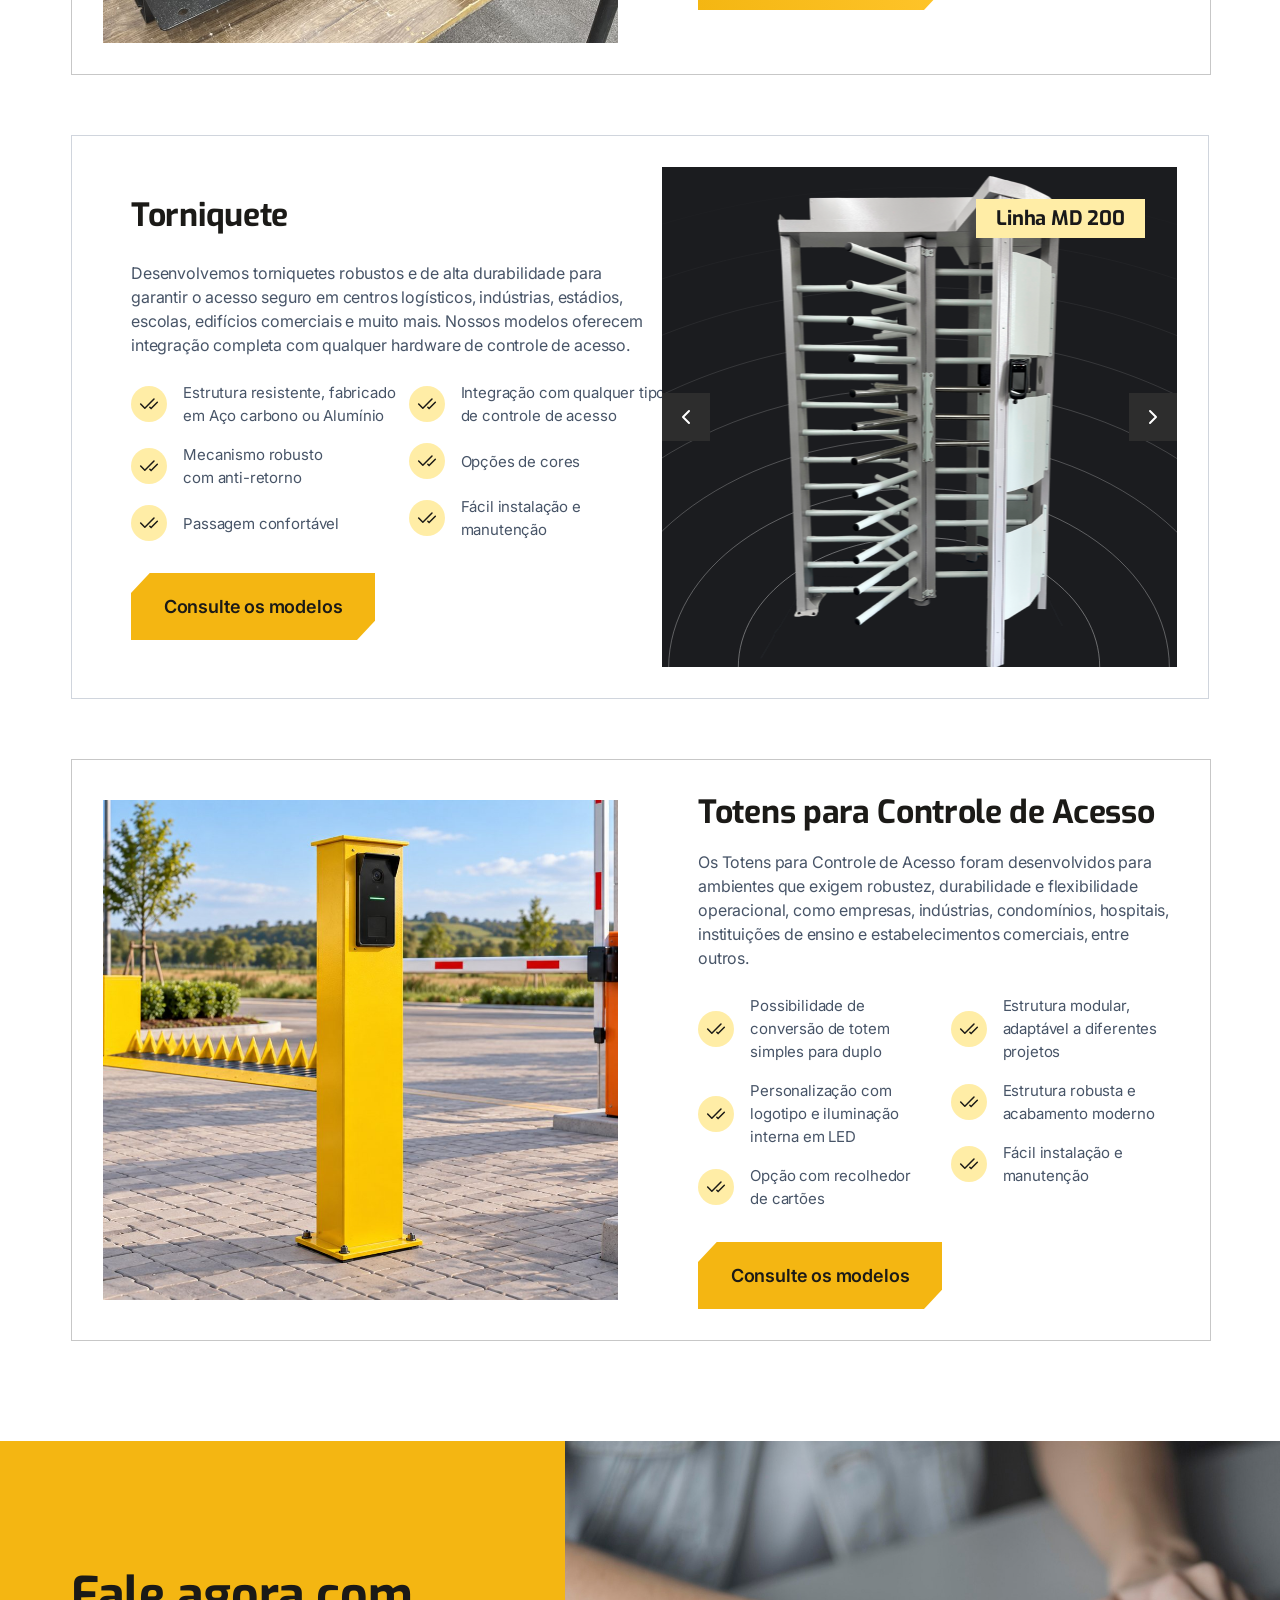
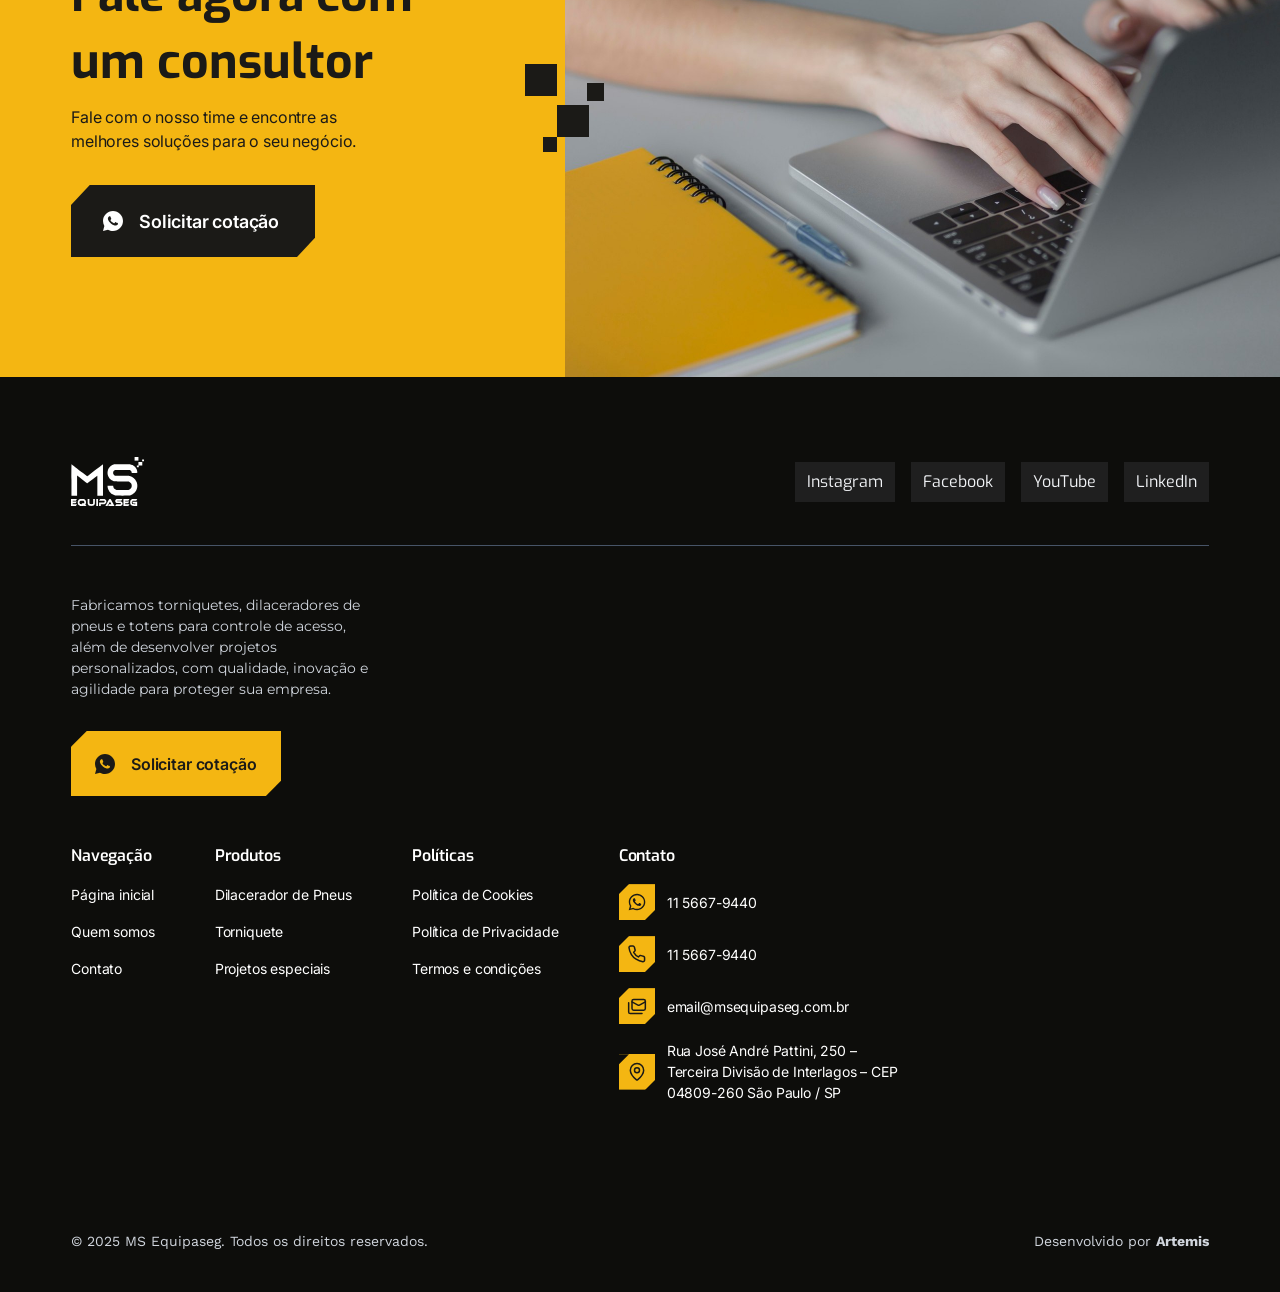
<file: produtos-alfa.html>
<!doctype html>
<html lang="pt-BR">
<head>
  <meta charset="utf-8">
  <meta name="viewport" content="width=device-width, initial-scale=1">
  <title>Produtos (alfa) — MS Equipaseg</title>
  <meta name="description" content="Produtos da MS Equipaseg para controle de acesso e segurança: dilaceradores de pneus, torniquetes e totens para controle de acesso.">
  <link rel="preconnect" href="https://fonts.googleapis.com">
  <link rel="preconnect" href="https://fonts.gstatic.com" crossorigin>
  <link rel="stylesheet" href="https://fonts.googleapis.com/css2?family=Exo:wght@400;600;700&family=Inter:wght@400;600;700&family=Montserrat&family=Work+Sans:wght@400;700&display=swap">
  <link rel="stylesheet" href="theme/ms-equipaseg/assets/css/main.css">
  <link rel="stylesheet" href="theme/ms-equipaseg/assets/css/produtos-alfa.css">
</head>
<body>
  <a class="skip-link" href="#conteudo">Pular para o conteúdo</a>

  <header class="site-header" data-figma="7020:1080">
    <div class="site-header__inner container">
      <a class="site-header__logo" href="./" aria-label="MS Equipaseg — página inicial">
        <img src="theme/ms-equipaseg/assets/images/logo-ms-equipaseg.svg" alt="MS Equipaseg" width="111" height="48">
      </a>

      <button class="site-header__toggle" type="button" data-menu-toggle aria-expanded="false" aria-label="Abrir menu">
        <span class="site-header__toggle-bar" aria-hidden="true"></span>
        <span class="site-header__toggle-bar" aria-hidden="true"></span>
        <span class="site-header__toggle-bar" aria-hidden="true"></span>
      </button>

      <nav class="site-nav" aria-label="Menu principal">
        <ul class="site-nav__list">
          <li class="site-nav__item"><a class="site-nav__link" href="./">Página inicial</a></li>
          <li class="site-nav__item"><a class="site-nav__link" href="quem-somos.html">Quem somos</a></li>
          <li class="site-nav__item is-current">
            <a class="site-nav__link" href="produtos-alfa.html" aria-current="page">Produtos<span class="site-nav__caret" aria-hidden="true"><img src="theme/ms-equipaseg/assets/images/icon-caret-down.svg" alt=""></span></a>
            <ul class="sub-menu">
              <li><a href="dilacerador-de-pneus.html">Dilacerador de Pneus</a></li>
              <li><a href="torniquete.html">Torniquete</a></li>
              <li><a href="controle-de-acesso.html">Totens para Controle de Acesso</a></li>
            </ul>
          </li>
          <li class="site-nav__item"><a class="site-nav__link" href="projetos.html">Projetos</a></li>
        </ul>
      </nav>

      <a class="btn-outline" href="contato.html">
        <img src="theme/ms-equipaseg/assets/images/icon-chat.svg" alt="" width="20" height="20">
        <span>Fale conosco</span>
      </a>
    </div>
  </header>

  <main id="conteudo">
    <section class="hero" aria-labelledby="hero-titulo">
      <div class="hero__media hero__media--vazio" aria-hidden="true"></div>

      <div class="hero__container container">
        <div class="hero__content">
          <div class="hero__text">
            <h1 class="hero__title" id="hero-titulo">Soluções em dispositivos para controle de acesso: Dilaceradores, Torniquetes e Totens para Controle de Acesso</h1>
            <p class="hero__subtitle">Soluções inteligentes em dispositivos para controle de acesso e segurança. Fabricamos torniquetes, dilaceradores de pneus e totens para controle de acesso, além de desenvolver projetos personalizados, com qualidade, inovação e agilidade para proteger sua empresa.</p>
          </div>

          <a class="cta" href="https://wa.me/551156679440?text=Ol%C3%A1!%20Vim%20do%20site%2C%20gostaria%20de%20mais%20informa%C3%A7%C3%B5es" target="_blank" rel="noopener">
            <img class="cta__icon" src="theme/ms-equipaseg/assets/images/icon-whatsapp-dark.svg" alt="" width="20" height="20">
            <span>Solicitar cotação</span>
          </a>
        </div>
      </div>

      <img class="hero__shape" src="theme/ms-equipaseg/assets/images/hero-shape.svg" alt="" width="485" height="59">
    </section>

    <section class="clientes" aria-labelledby="clientes-titulo">
      <div class="clientes__inner container">
        <h2 class="clientes__title" id="clientes-titulo">Nossos clientes</h2>
        <div class="clientes__faixa">
          <div class="clientes__trilho">
            <ul class="clientes__logos">
              <li><img src="theme/ms-equipaseg/assets/seed/cliente-avantia.png" alt="Avantia" width="104" height="34" loading="lazy"></li>
              <li><img src="theme/ms-equipaseg/assets/seed/cliente-azul.png" alt="Azul" width="101" height="28" loading="lazy"></li>
              <li><img src="theme/ms-equipaseg/assets/seed/cliente-baumer.png" alt="Baumer" width="147" height="20" loading="lazy"></li>
              <li><img src="theme/ms-equipaseg/assets/seed/cliente-daesp.png" alt="DAESP" width="36" height="40" loading="lazy"></li>
              <li><img src="theme/ms-equipaseg/assets/seed/cliente-itau.png" alt="Itaú" width="40" height="40" loading="lazy"></li>
              <li><img src="theme/ms-equipaseg/assets/seed/cliente-prosegur.png" alt="Prosegur" width="127" height="24" loading="lazy"></li>
            </ul>
            <ul class="clientes__logos" aria-hidden="true">
              <li><img src="theme/ms-equipaseg/assets/seed/cliente-avantia.png" alt="" width="104" height="34" loading="lazy"></li>
              <li><img src="theme/ms-equipaseg/assets/seed/cliente-azul.png" alt="" width="101" height="28" loading="lazy"></li>
              <li><img src="theme/ms-equipaseg/assets/seed/cliente-baumer.png" alt="" width="147" height="20" loading="lazy"></li>
              <li><img src="theme/ms-equipaseg/assets/seed/cliente-daesp.png" alt="" width="36" height="40" loading="lazy"></li>
              <li><img src="theme/ms-equipaseg/assets/seed/cliente-itau.png" alt="" width="40" height="40" loading="lazy"></li>
              <li><img src="theme/ms-equipaseg/assets/seed/cliente-prosegur.png" alt="" width="127" height="24" loading="lazy"></li>
            </ul>
          </div>
        </div>
      </div>
    </section>

    <section class="produtos" id="produtos" aria-labelledby="produtos-titulo">
      <div class="produtos__head container">
        <h2 class="section-title" id="produtos-titulo">Produtos</h2>
      </div>

      <div class="produtos__list container">
        <article class="feature-card feature-card--media-left" aria-labelledby="produto-dilacerador-de-pneus">
          <div class="feature-card__content">
            <div class="feature-card__body">
              <div class="feature-card__text">
                <h3 class="feature-card__title" id="produto-dilacerador-de-pneus">Dilacerador de Pneus</h3>
                <p class="feature-card__desc">Nossos dilaceradores de pneus garantem proteção máxima para o controle de veículos em fábricas, centros de distribuição, portos, aeroportos e ambientes de alta segurança. Com tecnologia de ponta e Software integrado, é a solução ideal para evitar acessos não autorizados com eficiência e confiabilidade.</p>
              </div>
              <ul class="feature-list feature-list--grid">
                <li class="feature-list__item">
                  <span class="feature-list__icon"><img src="theme/ms-equipaseg/assets/images/icon-check.svg" alt="" width="20" height="20"></span>
                  <span class="feature-list__text feature-list__text--nowrap">Acionamento por botoeira,<br>Controle de acesso, remotamente</span>
                </li>
                <li class="feature-list__item">
                  <span class="feature-list__icon"><img src="theme/ms-equipaseg/assets/images/icon-check.svg" alt="" width="20" height="20"></span>
                  <span class="feature-list__text feature-list__text--nowrap">Integração com portão,<br>cancela e laço indutivo</span>
                </li>
                <li class="feature-list__item">
                  <span class="feature-list__icon"><img src="theme/ms-equipaseg/assets/images/icon-check.svg" alt="" width="20" height="20"></span>
                  <span class="feature-list__text feature-list__text--nowrap">Equipamento fabricado em módulos<br>de 1,0 e 0,5 metros, facilitando a<br>instalação e o transporte.</span>
                </li>
                <li class="feature-list__item">
                  <span class="feature-list__icon"><img src="theme/ms-equipaseg/assets/images/icon-check.svg" alt="" width="20" height="20"></span>
                  <span class="feature-list__text feature-list__text--nowrap">Farol verde e vermelho.<br>Opcional: Aviso sonoro.</span>
                </li>
              </ul>
            </div>
            <a class="cta cta--67 cta--degrade" href="dilacerador-de-pneus.html"><span>Consulte os modelos</span></a>
          </div>

          <div class="feature-media feature-media--photo" data-gallery>
            <img class="feature-media__slide is-active" src="theme/ms-equipaseg/assets/seed/produto-dilacerador.jpg" alt="Dilacerador de pneus MS Equipaseg" width="1030" height="1000" loading="lazy">
            <span class="feature-media__tag">Dilacerador</span>
            <img class="feature-media__slide" src="theme/ms-equipaseg/assets/seed/produto-dilacerador-embutido.jpg" alt="Dilacerador de pneus embutido" width="515" height="500" loading="lazy">
            <span class="feature-media__tag">Embutido</span>
            <img class="feature-media__slide" src="theme/ms-equipaseg/assets/seed/produto-dilacerador-duplo.jpg" alt="Dilacerador de pneus duplo" width="515" height="500" loading="lazy">
            <span class="feature-media__tag">Duplo</span>
            <img class="feature-media__slide" src="theme/ms-equipaseg/assets/seed/produto-dilacerador-lombada.jpg" alt="Dilacerador de pneus tipo lombada" width="515" height="500" loading="lazy">
            <span class="feature-media__tag">Lombada</span>
            <button class="arrow-btn arrow-btn--prev feature-media__nav feature-media__nav--prev" type="button" aria-label="Imagem anterior" aria-disabled="true">
              <img class="arrow-btn__off" src="theme/ms-equipaseg/assets/images/icon-chevron-left.svg" alt="" width="24" height="24">
              <img class="arrow-btn__on" src="theme/ms-equipaseg/assets/images/icon-chevron-right.svg" alt="" width="48" height="48">
            </button>
            <button class="arrow-btn arrow-btn--next feature-media__nav feature-media__nav--next" type="button" aria-label="Próxima imagem">
              <img class="arrow-btn__off" src="theme/ms-equipaseg/assets/images/icon-chevron-left.svg" alt="" width="24" height="24">
              <img class="arrow-btn__on" src="theme/ms-equipaseg/assets/images/icon-chevron-right.svg" alt="" width="48" height="48">
            </button>
          </div>
        </article>

        <article class="feature-card feature-card--media-right feature-card--bordered" aria-labelledby="produto-torniquete">
          <div class="feature-card__content">
            <div class="feature-card__body">
              <div class="feature-card__text">
                <h3 class="feature-card__title" id="produto-torniquete">Torniquete</h3>
                <p class="feature-card__desc">Desenvolvemos torniquetes robustos e de alta durabilidade para garantir o acesso seguro em centros logísticos, indústrias, estádios, escolas, edifícios comerciais e muito mais. Nossos modelos oferecem integração completa com qualquer hardware de controle de acesso.</p>
              </div>
              <div class="feature-list feature-list--columns">
                <ul class="feature-list__col">
                  <li class="feature-list__item">
                    <span class="feature-list__icon"><img src="theme/ms-equipaseg/assets/images/icon-check.svg" alt="" width="20" height="20"></span>
                    <span class="feature-list__text feature-list__text--nowrap">Estrutura resistente, fabricado<br>em Aço carbono ou Alumínio</span>
                  </li>
                  <li class="feature-list__item">
                    <span class="feature-list__icon"><img src="theme/ms-equipaseg/assets/images/icon-check.svg" alt="" width="20" height="20"></span>
                    <span class="feature-list__text feature-list__text--nowrap">Mecanismo robusto<br>com anti-retorno</span>
                  </li>
                  <li class="feature-list__item">
                    <span class="feature-list__icon"><img src="theme/ms-equipaseg/assets/images/icon-check.svg" alt="" width="20" height="20"></span>
                    <span class="feature-list__text">Passagem confortável</span>
                  </li>
                </ul>
                <ul class="feature-list__col">
                  <li class="feature-list__item">
                    <span class="feature-list__icon"><img src="theme/ms-equipaseg/assets/images/icon-check.svg" alt="" width="20" height="20"></span>
                    <span class="feature-list__text feature-list__text--nowrap">Integração com qualquer tipo<br>de controle de acesso</span>
                  </li>
                  <li class="feature-list__item">
                    <span class="feature-list__icon"><img src="theme/ms-equipaseg/assets/images/icon-check.svg" alt="" width="20" height="20"></span>
                    <span class="feature-list__text">Opções de cores</span>
                  </li>
                  <li class="feature-list__item">
                    <span class="feature-list__icon"><img src="theme/ms-equipaseg/assets/images/icon-check.svg" alt="" width="20" height="20"></span>
                    <span class="feature-list__text">Fácil instalação e manutenção</span>
                  </li>
                </ul>
              </div>
            </div>
            <a class="cta cta--67" href="torniquete.html"><span>Consulte os modelos</span></a>
          </div>

          <div class="feature-media feature-media--cutout" data-gallery>
            <img class="feature-media__pattern" src="theme/ms-equipaseg/assets/images/pattern-elipses.svg" alt="" width="1338" height="960">
            <img class="feature-media__slide is-active" src="theme/ms-equipaseg/assets/seed/produto-torniquete.png" alt="Torniquete Linha MD 200" width="315" height="517" loading="lazy">
            <span class="feature-media__tag">Linha MD 200</span>
            <img class="feature-media__slide feature-media__slide--fill" src="theme/ms-equipaseg/assets/seed/produto-torniquete-md300.jpg" alt="Torniquete Linha MD 300" width="515" height="500" loading="lazy">
            <span class="feature-media__tag">Linha MD 300</span>
            <img class="feature-media__slide feature-media__slide--fill" src="theme/ms-equipaseg/assets/seed/produto-torniquete-mdduplo.jpg" alt="Torniquete Linha MD Duplo" width="515" height="500" loading="lazy">
            <span class="feature-media__tag">Linha MD Duplo</span>
            <button class="arrow-btn arrow-btn--prev feature-media__nav feature-media__nav--prev" type="button" aria-label="Imagem anterior" aria-disabled="true">
              <img class="arrow-btn__off" src="theme/ms-equipaseg/assets/images/icon-chevron-left.svg" alt="" width="24" height="24">
              <img class="arrow-btn__on" src="theme/ms-equipaseg/assets/images/icon-chevron-right.svg" alt="" width="48" height="48">
            </button>
            <button class="arrow-btn arrow-btn--next feature-media__nav feature-media__nav--next" type="button" aria-label="Próxima imagem">
              <img class="arrow-btn__off" src="theme/ms-equipaseg/assets/images/icon-chevron-left.svg" alt="" width="24" height="24">
              <img class="arrow-btn__on" src="theme/ms-equipaseg/assets/images/icon-chevron-right.svg" alt="" width="48" height="48">
            </button>
          </div>
        </article>

        <article class="feature-card feature-card--media-left" aria-labelledby="produto-totem">
          <div class="feature-card__content">
            <div class="feature-card__body">
              <div class="feature-card__text">
                <h3 class="feature-card__title" id="produto-totem">Totens para Controle de Acesso</h3>
                <p class="feature-card__desc">Os Totens para Controle de Acesso foram desenvolvidos para ambientes que exigem robustez, durabilidade e flexibilidade operacional, como empresas, indústrias, condomínios, hospitais, instituições de ensino e estabelecimentos comerciais, entre outros.</p>
              </div>
              <div class="feature-list feature-list--columns">
                <ul class="feature-list__col">
                  <li class="feature-list__item">
                    <span class="feature-list__icon"><img src="theme/ms-equipaseg/assets/images/icon-check.svg" alt="" width="20" height="20"></span>
                    <span class="feature-list__text">Possibilidade de conversão de totem simples para duplo</span>
                  </li>
                  <li class="feature-list__item">
                    <span class="feature-list__icon"><img src="theme/ms-equipaseg/assets/images/icon-check.svg" alt="" width="20" height="20"></span>
                    <span class="feature-list__text">Personalização com logotipo e iluminação interna em LED</span>
                  </li>
                  <li class="feature-list__item">
                    <span class="feature-list__icon"><img src="theme/ms-equipaseg/assets/images/icon-check.svg" alt="" width="20" height="20"></span>
                    <span class="feature-list__text">Opção com recolhedor de cartões</span>
                  </li>
                </ul>
                <ul class="feature-list__col">
                  <li class="feature-list__item">
                    <span class="feature-list__icon"><img src="theme/ms-equipaseg/assets/images/icon-check.svg" alt="" width="20" height="20"></span>
                    <span class="feature-list__text">Estrutura modular, adaptável a diferentes projetos</span>
                  </li>
                  <li class="feature-list__item">
                    <span class="feature-list__icon"><img src="theme/ms-equipaseg/assets/images/icon-check.svg" alt="" width="20" height="20"></span>
                    <span class="feature-list__text">Estrutura robusta e acabamento moderno</span>
                  </li>
                  <li class="feature-list__item">
                    <span class="feature-list__icon"><img src="theme/ms-equipaseg/assets/images/icon-check.svg" alt="" width="20" height="20"></span>
                    <span class="feature-list__text">Fácil instalação e manutenção</span>
                  </li>
                </ul>
              </div>
            </div>
            <a class="cta cta--67" href="controle-de-acesso.html"><span>Consulte os modelos</span></a>
          </div>

          <div class="feature-media feature-media--photo">
            <img class="feature-media__slide is-active" src="theme/ms-equipaseg/assets/seed/totem-controle-de-acesso.jpg" alt="Totem amarelo com leitor de acesso instalado numa entrada, ao lado de um dilacerador de pneus e de uma cancela" width="1672" height="941" loading="lazy">
          </div>
        </article>
      </div>
    </section>

    <section class="cta-final" id="contato" aria-labelledby="cta-titulo" data-figma="5235:1048">
      <div class="container">
        <div class="cta-final__content">
          <div class="cta-final__text">
            <h2 class="cta-final__title" id="cta-titulo">Fale agora com um consultor</h2>
            <p class="cta-final__desc">Fale com o nosso time e encontre as melhores soluções para o seu negócio.</p>
          </div>
          <a class="cta cta--dark" href="https://wa.me/551156679440?text=Ol%C3%A1!%20Vim%20do%20site%2C%20gostaria%20de%20mais%20informa%C3%A7%C3%B5es" target="_blank" rel="noopener">
            <img class="cta__icon" src="theme/ms-equipaseg/assets/images/icon-whatsapp-light.svg" alt="" width="20" height="20">
            <span>Solicitar cotação</span>
          </a>
        </div>
      </div>

      <div class="cta-final__media" aria-hidden="true">
        <img src="theme/ms-equipaseg/assets/seed/cta.jpg" alt="" width="1430" height="1072" loading="lazy">
        <span class="cta-final__square cta-final__square--1"></span>
        <span class="cta-final__square cta-final__square--2"></span>
        <span class="cta-final__square cta-final__square--3"></span>
        <span class="cta-final__square cta-final__square--4"></span>
      </div>
    </section>
  </main>

  <footer class="site-footer" data-figma="5235:1049">
    <div class="site-footer__inner container">
      <div class="site-footer__top">
        <a class="site-footer__logo" href="./" aria-label="MS Equipaseg — página inicial">
          <img src="theme/ms-equipaseg/assets/images/logo-ms-equipaseg-footer.svg" alt="MS Equipaseg" width="73" height="49">
        </a>
        <ul class="social">
          <li><a class="social__link" href="#" rel="noopener">Instagram</a></li>
          <li><a class="social__link" href="#" rel="noopener">Facebook</a></li>
          <li><a class="social__link" href="#" rel="noopener">YouTube</a></li>
          <li><a class="social__link" href="#" rel="noopener">LinkedIn</a></li>
        </ul>
      </div>

      <div class="site-footer__main">
        <div class="site-footer__about">
          <p class="site-footer__desc">Fabricamos torniquetes, dilaceradores de pneus e totens para controle de acesso, além de desenvolver projetos personalizados, com qualidade, inovação e agilidade para proteger sua empresa.</p>
          <a class="cta cta--sm" href="https://wa.me/551156679440?text=Ol%C3%A1!%20Vim%20do%20site%2C%20gostaria%20de%20mais%20informa%C3%A7%C3%B5es" target="_blank" rel="noopener">
            <img class="cta__icon" src="theme/ms-equipaseg/assets/images/icon-whatsapp-dark.svg" alt="" width="20" height="20">
            <span>Solicitar cotação</span>
          </a>
        </div>

        <div class="site-footer__cols">
          <nav class="footer-col" aria-labelledby="rodape-navegacao">
            <h2 class="footer-col__title" id="rodape-navegacao">Navegação</h2>
            <ul class="footer-col__list">
              <li><a href="./">Página inicial</a></li>
              <li><a href="quem-somos.html">Quem somos</a></li>
              <li><a href="contato.html">Contato</a></li>
            </ul>
          </nav>
          <nav class="footer-col" aria-labelledby="rodape-produtos">
            <h2 class="footer-col__title" id="rodape-produtos">Produtos</h2>
            <ul class="footer-col__list">
              <li><a href="dilacerador-de-pneus.html">Dilacerador de Pneus</a></li>
              <li><a href="torniquete.html">Torniquete</a></li>
              <li><a href="projetos.html">Projetos especiais</a></li>
            </ul>
          </nav>
          <nav class="footer-col" aria-labelledby="rodape-politicas">
            <h2 class="footer-col__title" id="rodape-politicas">Políticas</h2>
            <ul class="footer-col__list">
              <li><a href="#">Política de Cookies</a></li>
              <li><a href="#">Política de Privacidade</a></li>
              <li><a href="#">Termos e condições</a></li>
            </ul>
          </nav>
          <div class="footer-col">
            <h2 class="footer-col__title">Contato</h2>
            <ul class="footer-contact">
              <li class="footer-contact__item">
                <span class="footer-contact__icon"><img src="theme/ms-equipaseg/assets/images/icon-contato-whatsapp.svg" alt="WhatsApp" width="36" height="36"></span>
                <a class="footer-contact__text" href="https://wa.me/551156679440">11 5667-9440</a>
              </li>
              <li class="footer-contact__item">
                <span class="footer-contact__icon"><img src="theme/ms-equipaseg/assets/images/icon-contato-telefone.svg" alt="Telefone" width="36" height="36"></span>
                <a class="footer-contact__text" href="tel:+551156679440">11 5667-9440</a>
              </li>
              <li class="footer-contact__item">
                <span class="footer-contact__icon"><img src="theme/ms-equipaseg/assets/images/icon-contato-email.svg" alt="E-mail" width="36" height="36"></span>
                <a class="footer-contact__text" href="mailto:email@msequipaseg.com.br">email@msequipaseg.com.br</a>
              </li>
              <li class="footer-contact__item footer-contact__item--endereco">
                <span class="footer-contact__icon"><img src="theme/ms-equipaseg/assets/images/icon-contato-endereco.svg" alt="Endereço" width="36" height="36"></span>
                <span class="footer-contact__text">Rua José André Pattini, 250 – Terceira Divisão de Interlagos – CEP 04809-260 São Paulo / SP</span>
              </li>
            </ul>
          </div>
        </div>
      </div>

      <div class="site-footer__credits">
        <p>© 2025 MS Equipaseg. Todos os direitos reservados.</p>
        <p class="site-footer__dev">Desenvolvido por <strong>Artemis</strong></p>
      </div>
    </div>
  </footer>

  <a class="whatsapp-flutuante" href="https://wa.me/551156679440?text=Ol%C3%A1!%20Vim%20do%20site%2C%20gostaria%20de%20mais%20informa%C3%A7%C3%B5es" target="_blank" rel="noopener" aria-label="Falar com a MS Equipaseg no WhatsApp">
    <img src="theme/ms-equipaseg/assets/images/icon-whatsapp-light.svg" alt="" width="30" height="30">
  </a>

  <script src="theme/ms-equipaseg/assets/js/main.js" defer></script>
  <script src="tools/overlay.js" defer></script>
</body>
</html>
</file>
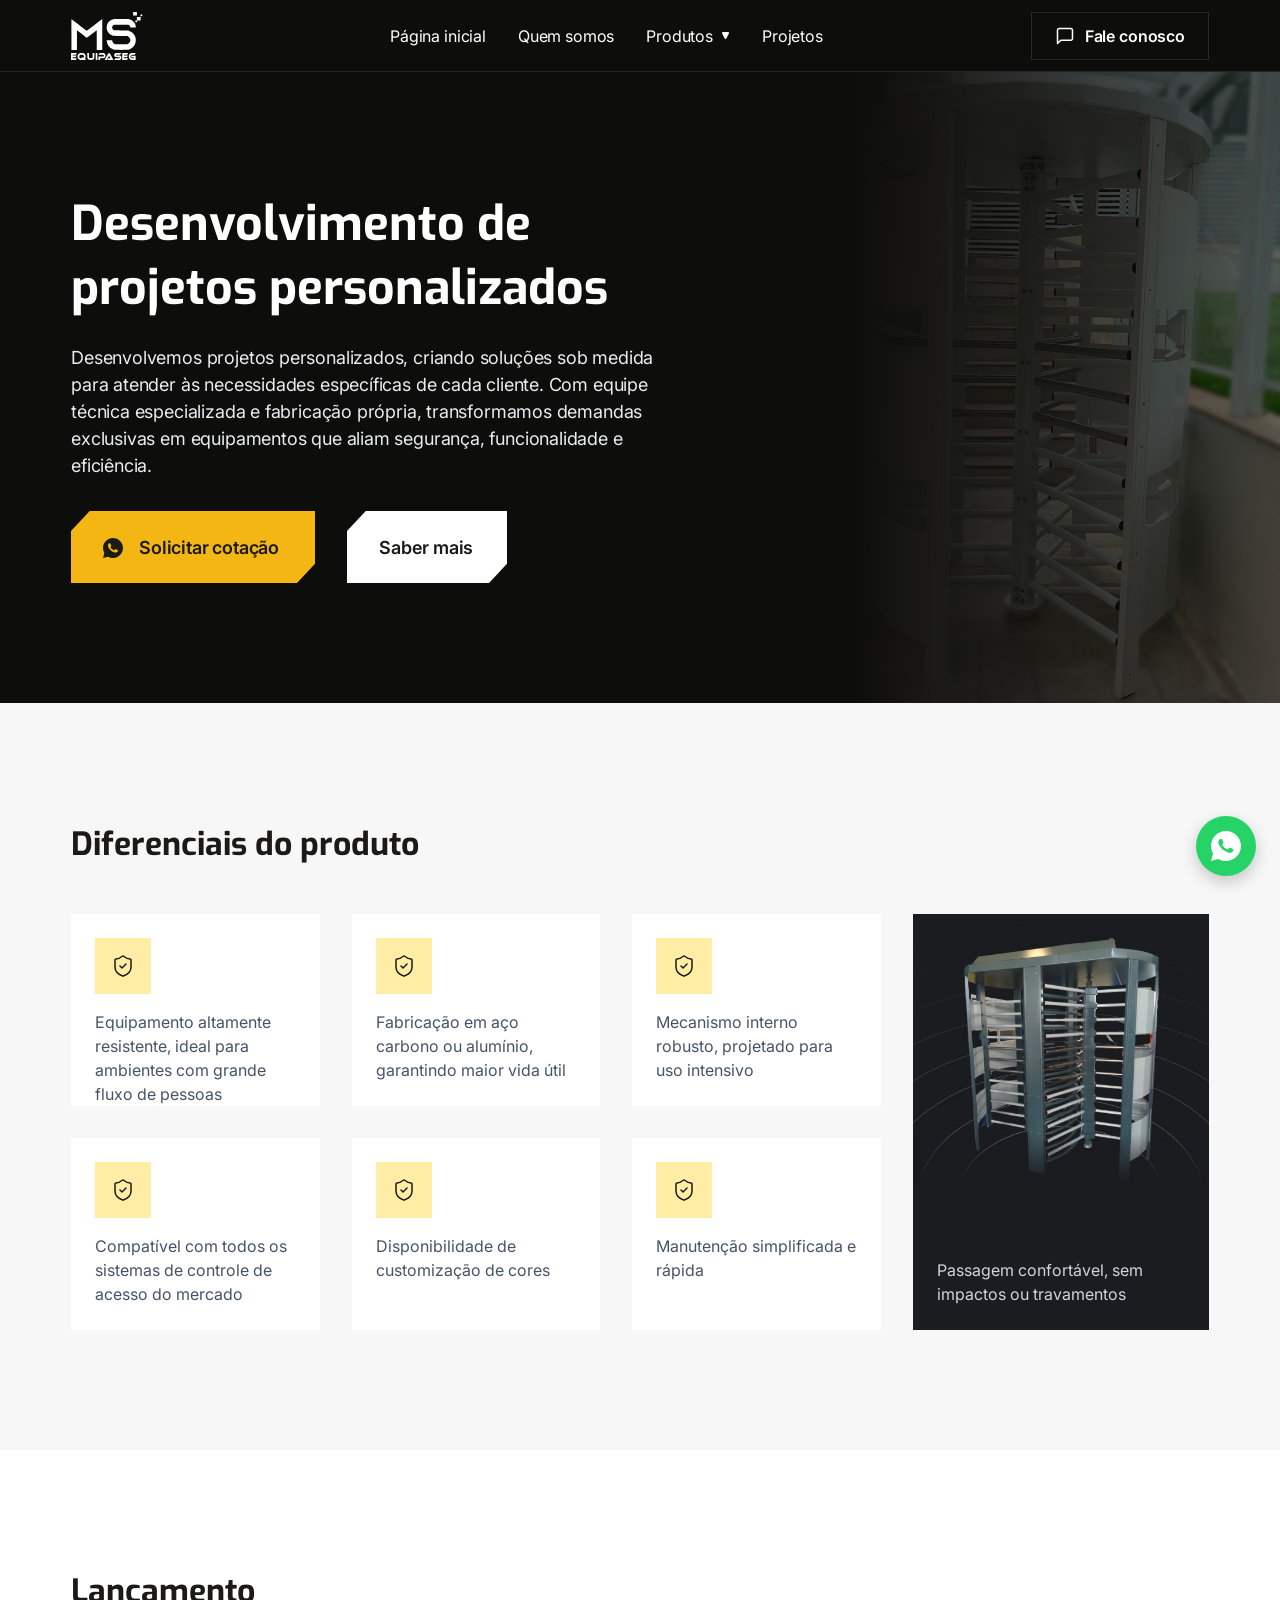
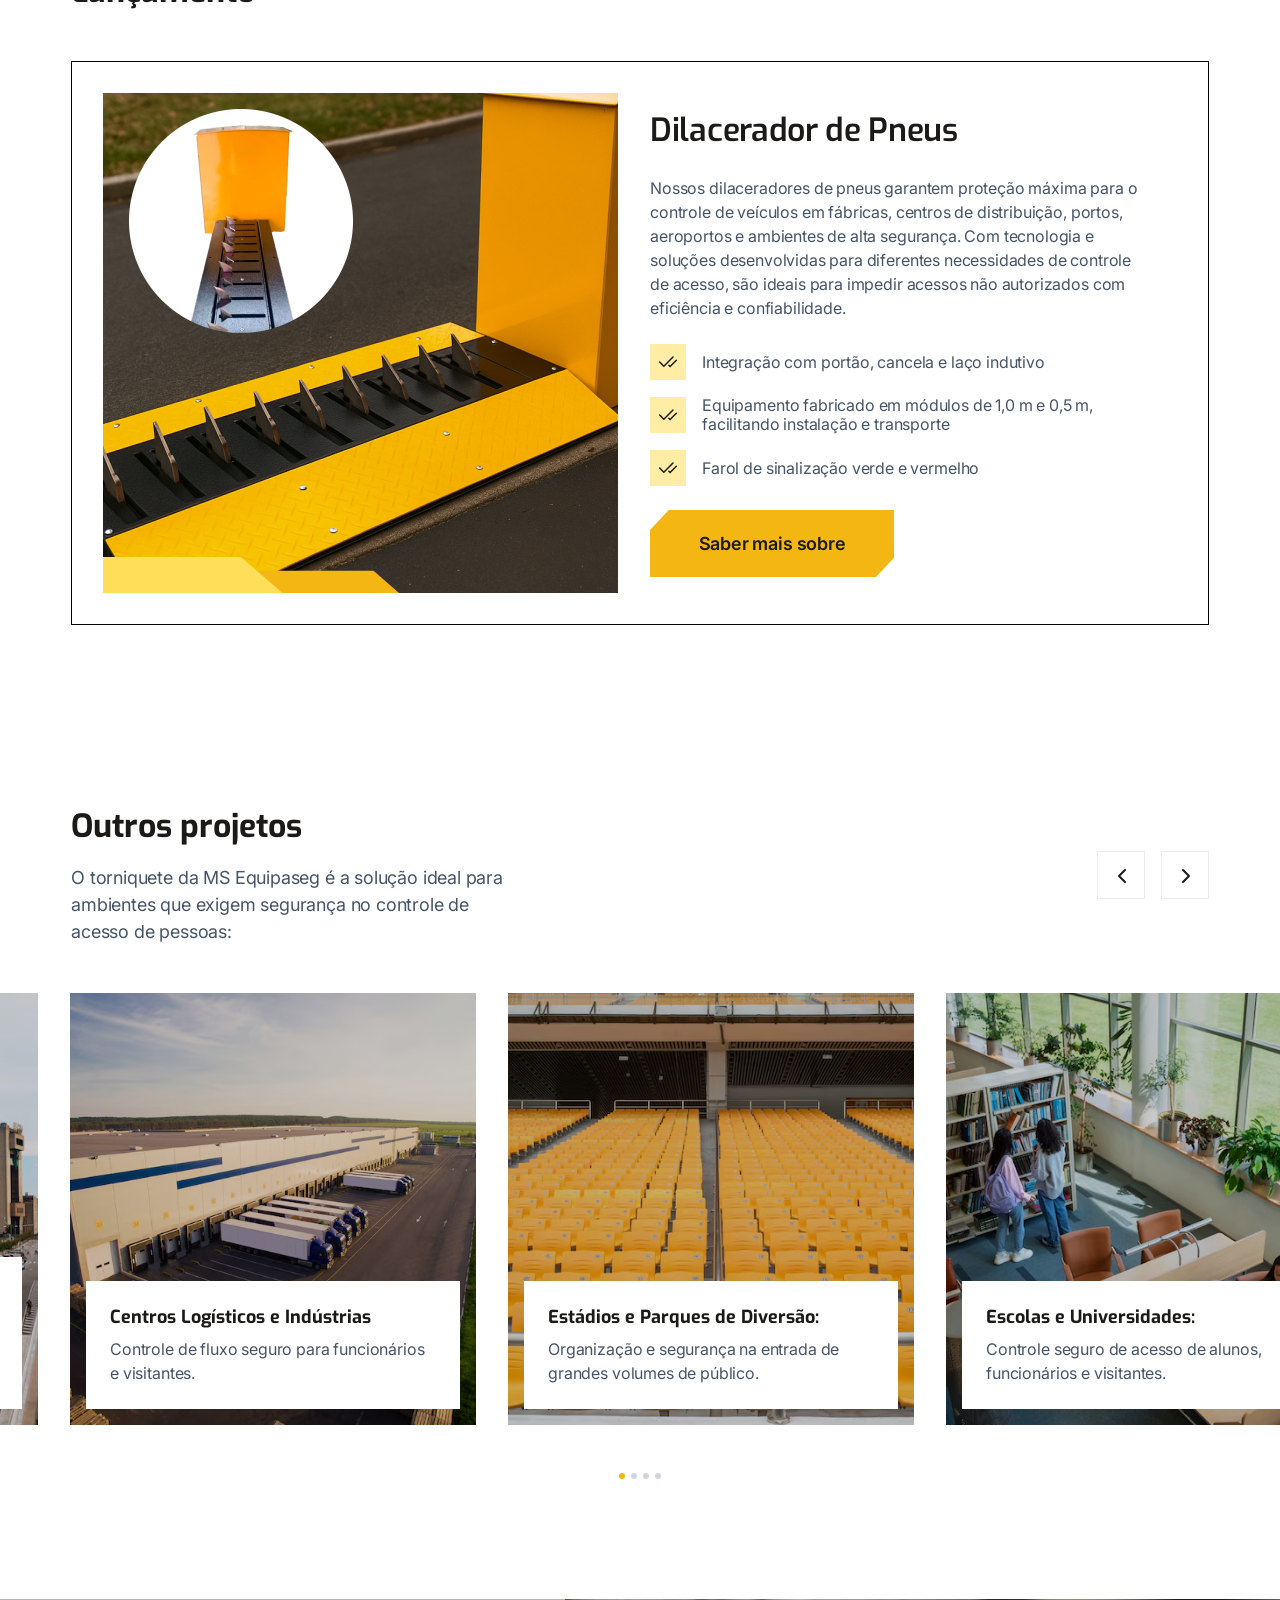
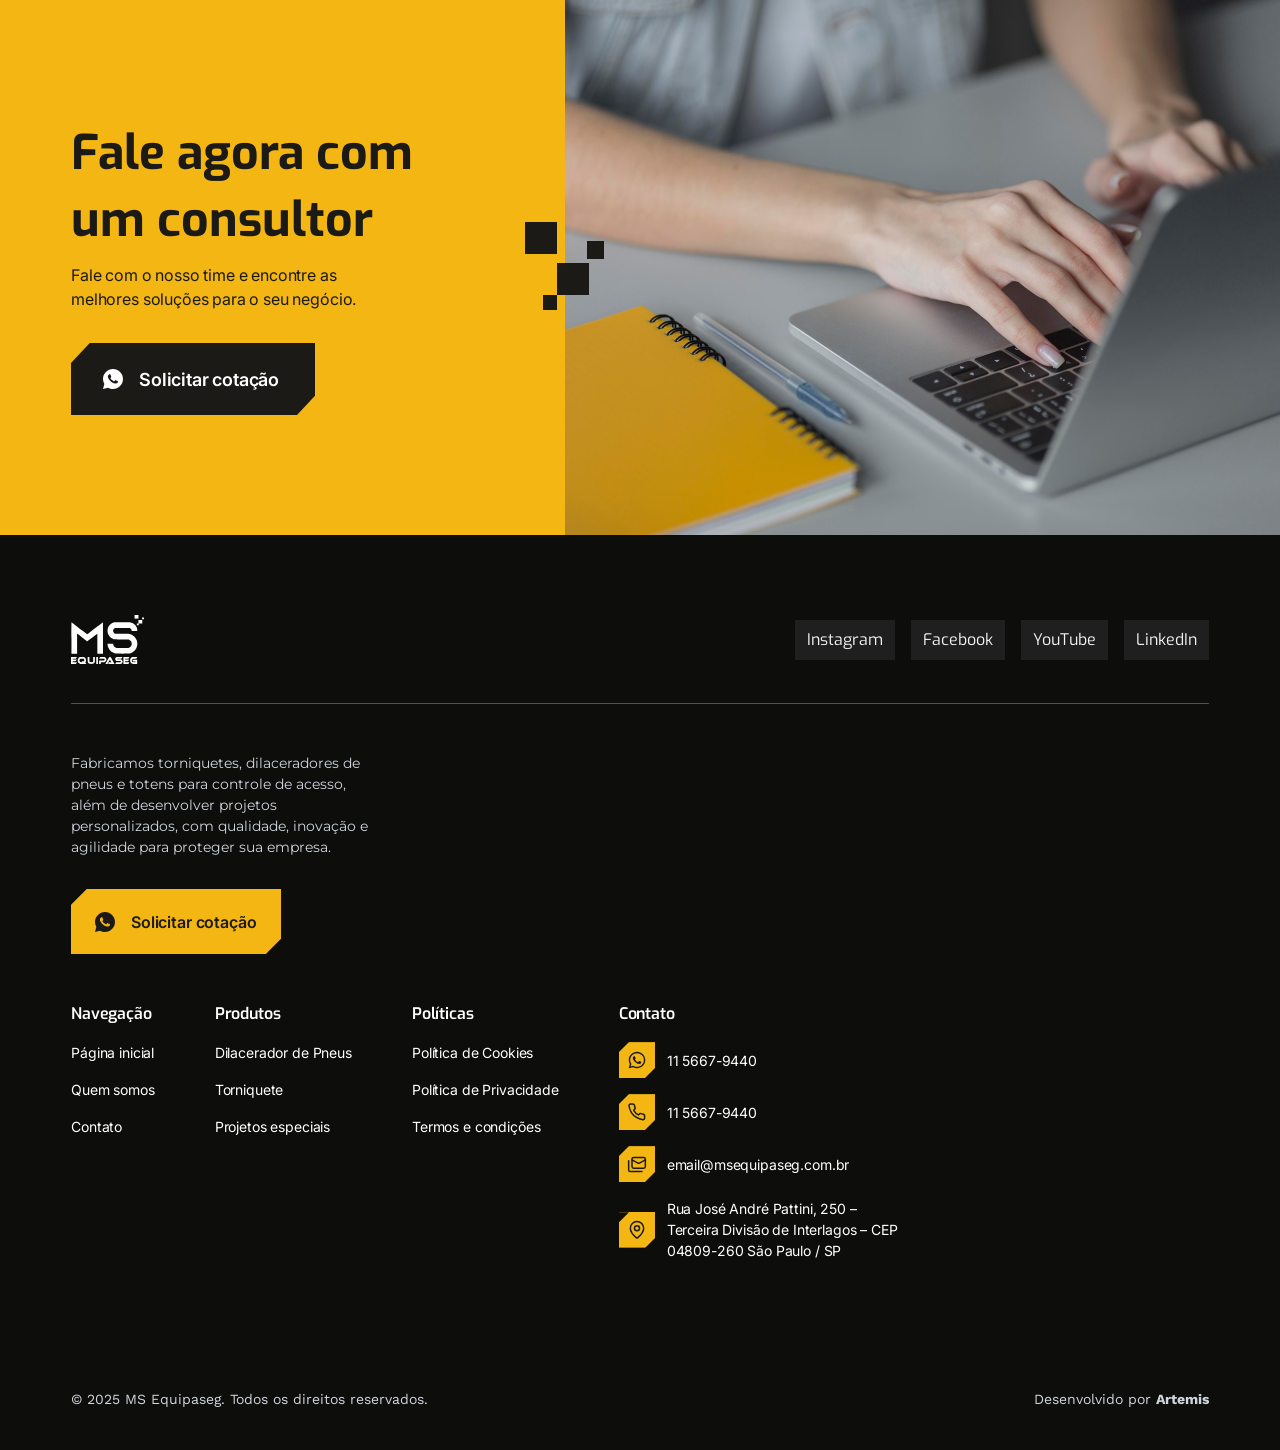
<file: projetos.html>
<!doctype html>
<html lang="pt-BR">
<head>
  <meta charset="utf-8">
  <meta name="viewport" content="width=device-width, initial-scale=1">
  <title>Projetos — MS Equipaseg</title>
  <meta name="description" content="Desenvolvemos projetos personalizados, criando soluções sob medida para atender às necessidades específicas de cada cliente.">
  <link rel="preconnect" href="https://fonts.googleapis.com">
  <link rel="preconnect" href="https://fonts.gstatic.com" crossorigin>
  <link rel="stylesheet" href="https://fonts.googleapis.com/css2?family=Exo:wght@400;600;700&family=Inter:wght@400;600;700&family=Montserrat&family=Work+Sans:wght@400;700&display=swap">
  <link rel="stylesheet" href="theme/ms-equipaseg/assets/css/main.css">
  <link rel="stylesheet" href="theme/ms-equipaseg/assets/css/projetos.css">
</head>
<body data-overlay="_ref/projetos-figma.png">
  <a class="skip-link" href="#conteudo">Pular para o conteúdo</a>

  <header class="site-header" data-figma="5278:2810">
    <div class="site-header__inner container">
      <a class="site-header__logo" href="./" aria-label="MS Equipaseg — página inicial">
        <img src="theme/ms-equipaseg/assets/images/logo-ms-equipaseg.svg" alt="MS Equipaseg" width="111" height="48">
      </a>

      <button class="site-header__toggle" type="button" data-menu-toggle aria-expanded="false" aria-label="Abrir menu">
        <span class="site-header__toggle-bar" aria-hidden="true"></span>
        <span class="site-header__toggle-bar" aria-hidden="true"></span>
        <span class="site-header__toggle-bar" aria-hidden="true"></span>
      </button>

      <nav class="site-nav" aria-label="Menu principal">
        <ul class="site-nav__list">
          <li class="site-nav__item"><a class="site-nav__link" href="./">Página inicial</a></li>
          <li class="site-nav__item"><a class="site-nav__link" href="quem-somos.html">Quem somos</a></li>
          <li class="site-nav__item">
            <a class="site-nav__link" href="produtos-alfa.html">Produtos<span class="site-nav__caret" aria-hidden="true"><img src="theme/ms-equipaseg/assets/images/icon-caret-down.svg" alt=""></span></a>
            <ul class="sub-menu">
              <li><a href="dilacerador-de-pneus.html">Dilacerador de Pneus</a></li>
              <li><a href="torniquete.html">Torniquete</a></li>
              <li><a href="controle-de-acesso.html">Totens para Controle de Acesso</a></li>
            </ul>
          </li>
          <li class="site-nav__item"><a class="site-nav__link" href="projetos.html">Projetos</a></li>
        </ul>
      </nav>

      <a class="btn-outline" href="contato.html">
        <img src="theme/ms-equipaseg/assets/images/icon-chat.svg" alt="" width="20" height="20">
        <span>Fale conosco</span>
      </a>
    </div>
  </header>

  <main id="conteudo">
    <section class="hero-produto hero-produto--projetos" aria-labelledby="projetos-titulo" data-figma="5278:2824">
      <div class="hero-produto__media" aria-hidden="true">
        <img class="hero-produto__bg" src="theme/ms-equipaseg/assets/seed/hero-produto.png" alt="" width="1130" height="1175" fetchpriority="high">
      </div>

      <div class="hero-produto__inner container">
        <div class="hero-produto__content">
          <div class="hero-produto__text">
            <h1 class="hero-produto__title" id="projetos-titulo">Desenvolvimento de projetos personalizados</h1>
            <p class="hero-produto__desc">Desenvolvemos projetos personalizados, criando soluções sob medida para atender às necessidades específicas de cada cliente. Com equipe técnica especializada e fabricação própria, transformamos demandas exclusivas em equipamentos que aliam segurança, funcionalidade e eficiência.</p>
          </div>

          <div class="hero-produto__actions">
            <a class="cta" href="https://wa.me/551156679440?text=Ol%C3%A1!%20Vim%20do%20site%2C%20gostaria%20de%20mais%20informa%C3%A7%C3%B5es" target="_blank" rel="noopener">
              <img class="cta__icon" src="theme/ms-equipaseg/assets/images/icon-whatsapp-dark.svg" alt="" width="20" height="20">
              <span>Solicitar cotação</span>
            </a>
            <a class="cta cta--claro" href="#outros-projetos"><span>Saber mais</span></a>
          </div>
        </div>
      </div>
    </section>

    <section class="bento" aria-labelledby="diferenciais-titulo" data-figma="5278:2832">
      <div class="bento__inner container">
        <h2 class="titulo-secao titulo-secao--32" id="diferenciais-titulo">Diferenciais do produto</h2>

        <div class="bento__grid">
          <div class="bento__col">
            <article class="bento-card">
              <span class="bento-card__icon"><img src="theme/ms-equipaseg/assets/images/icon-escudo.svg" alt="" width="24" height="24" loading="lazy"></span>
              <p class="bento-card__text">Equipamento altamente resistente, ideal para ambientes com grande fluxo de pessoas</p>
            </article>
            <article class="bento-card bento-card--aco">
              <span class="bento-card__icon"><img src="theme/ms-equipaseg/assets/images/icon-escudo.svg" alt="" width="24" height="24" loading="lazy"></span>
              <p class="bento-card__text">Fabricação em aço carbono ou alumínio, garantindo maior vida útil</p>
            </article>
            <article class="bento-card">
              <span class="bento-card__icon"><img src="theme/ms-equipaseg/assets/images/icon-escudo.svg" alt="" width="24" height="24" loading="lazy"></span>
              <p class="bento-card__text">Mecanismo interno robusto, projetado para uso intensivo</p>
            </article>
            <article class="bento-card">
              <span class="bento-card__icon"><img src="theme/ms-equipaseg/assets/images/icon-escudo.svg" alt="" width="24" height="24" loading="lazy"></span>
              <p class="bento-card__text">Compatível com todos os sistemas de controle de acesso do mercado</p>
            </article>
            <article class="bento-card">
              <span class="bento-card__icon"><img src="theme/ms-equipaseg/assets/images/icon-escudo.svg" alt="" width="24" height="24" loading="lazy"></span>
              <p class="bento-card__text">Disponibilidade de customização de cores</p>
            </article>
            <article class="bento-card">
              <span class="bento-card__icon"><img src="theme/ms-equipaseg/assets/images/icon-escudo.svg" alt="" width="24" height="24" loading="lazy"></span>
              <p class="bento-card__text">Manutenção simplificada e rápida</p>
            </article>
          </div>

          <article class="bento-card bento-card--alto bento-card--foto">
            <img class="bento-card__foto" src="theme/ms-equipaseg/assets/seed/produto-torniquete-mdduplo.jpg" alt="" width="515" height="500" loading="lazy">
            <p class="bento-card__text">Passagem confortável, sem impactos ou travamentos</p>
          </article>
        </div>
      </div>
    </section>

    <section class="destaque" aria-labelledby="lancamento-titulo" data-figma="5278:2878">
      <div class="destaque__inner container">
        <h2 class="titulo-secao titulo-secao--32" id="lancamento-titulo">Lançamento</h2>

        <article class="destaque__card">
          <div class="foto-produto">
            <div class="foto-produto__quadro"><img class="foto-produto__img" src="theme/ms-equipaseg/assets/seed/destaque-dilacerador.png" alt="Dilacerador de pneus instalado em via de acesso" width="1030" height="1000" loading="lazy"></div>
            <img class="foto-produto__shape" src="theme/ms-equipaseg/assets/images/shape-foto.svg" alt="" width="296" height="36" loading="lazy">
            <img class="foto-produto__circulo" src="theme/ms-equipaseg/assets/seed/projetos-circulo.png" alt="" width="448" height="448" loading="lazy">
          </div>

          <div class="destaque__content">
            <h3 class="destaque__title">Dilacerador de Pneus</h3>

            <div class="destaque__body">
              <p class="destaque__desc">Nossos dilaceradores de pneus garantem proteção máxima para o controle de veículos em fábricas, centros de distribuição, portos, aeroportos e ambientes de alta segurança. Com tecnologia e soluções desenvolvidas para diferentes necessidades de controle de acesso, são ideais para impedir acessos não autorizados com eficiência e confiabilidade.</p>

              <ul class="feature-list feature-list--stack">
                <li class="feature-list__item">
                  <span class="feature-list__icon"><img src="theme/ms-equipaseg/assets/images/icon-check.svg" alt="" width="20" height="20" loading="lazy"></span>
                  <span class="feature-list__text">Integração com portão, cancela e laço indutivo</span>
                </li>
                <li class="feature-list__item">
                  <span class="feature-list__icon"><img src="theme/ms-equipaseg/assets/images/icon-check.svg" alt="" width="20" height="20" loading="lazy"></span>
                  <span class="feature-list__text">Equipamento fabricado em módulos de 1,0 m e 0,5 m, facilitando instalação e transporte</span>
                </li>
                <li class="feature-list__item">
                  <span class="feature-list__icon"><img src="theme/ms-equipaseg/assets/images/icon-check.svg" alt="" width="20" height="20" loading="lazy"></span>
                  <span class="feature-list__text">Farol de sinalização verde e vermelho</span>
                </li>
              </ul>
            </div>

            <a class="cta cta--67" href="dilacerador-de-pneus.html"><span>Saber mais sobre</span></a>
          </div>
        </article>
      </div>
    </section>

    <section class="galeria galeria--projetos" id="outros-projetos" aria-labelledby="outros-projetos-titulo" data-figma="5278:2985">
      <div class="galeria__inner container" data-carousel>
        <div class="galeria__head">
          <div class="galeria__text">
            <h2 class="titulo-secao titulo-secao--32" id="outros-projetos-titulo">Outros projetos</h2>
            <p class="galeria__desc">O torniquete da MS Equipaseg é a solução ideal para ambientes que exigem segurança no controle de acesso de pessoas:</p>
          </div>
          <div class="carousel-arrows">
            <button class="arrow-btn arrow-btn--prev" type="button" aria-label="Projeto anterior" aria-disabled="true" data-carousel-prev>
              <img class="arrow-btn__off" src="theme/ms-equipaseg/assets/images/icon-chevron-left-light.svg" alt="" width="24" height="24">
              <img class="arrow-btn__on" src="theme/ms-equipaseg/assets/images/icon-chevron-right-dark.svg" alt="" width="48" height="48">
            </button>
            <button class="arrow-btn arrow-btn--next" type="button" aria-label="Próximo projeto" data-carousel-next>
              <img class="arrow-btn__off" src="theme/ms-equipaseg/assets/images/icon-chevron-left-light.svg" alt="" width="24" height="24">
              <img class="arrow-btn__on" src="theme/ms-equipaseg/assets/images/icon-chevron-right-dark.svg" alt="" width="48" height="48">
            </button>
          </div>
        </div>

        <ul class="galeria__track" data-carousel-track>
          <li class="galeria__item galeria__item--escurecida">
            <img src="theme/ms-equipaseg/assets/seed/torniquete-aplicacao-centros-logisticos.png" alt="" width="740" height="554" loading="lazy">
            <div class="galeria__card">
              <h3 class="galeria__card-title">Centros Logísticos e Indústrias</h3>
              <p class="galeria__card-text">Controle de fluxo seguro para funcionários e visitantes.</p>
            </div>
          </li>
          <li class="galeria__item galeria__item--escurecida">
            <img src="theme/ms-equipaseg/assets/seed/torniquete-aplicacao-estadios.png" alt="" width="740" height="493" loading="lazy">
            <div class="galeria__card">
              <h3 class="galeria__card-title">Estádios e Parques de Diversão:</h3>
              <p class="galeria__card-text">Organização e segurança na entrada de grandes volumes de público.</p>
            </div>
          </li>
          <li class="galeria__item galeria__item--escurecida">
            <img src="theme/ms-equipaseg/assets/seed/torniquete-aplicacao-escolas.png" alt="" width="740" height="493" loading="lazy">
            <div class="galeria__card">
              <h3 class="galeria__card-title">Escolas e Universidades:</h3>
              <p class="galeria__card-text">Controle seguro de acesso de alunos, funcionários e visitantes.</p>
            </div>
          </li>
          <li class="galeria__item galeria__item--escurecida">
            <img src="theme/ms-equipaseg/assets/seed/torniquete-aplicacao-predios.png" alt="" width="740" height="1110" loading="lazy">
            <div class="galeria__card">
              <h3 class="galeria__card-title">Prédios Comerciais e Residenciais</h3>
              <p class="galeria__card-text">Gerenciamento de acesso em portarias e entradas comuns.</p>
            </div>
          </li>
          <li class="galeria__item galeria__item--escurecida">
            <img src="theme/ms-equipaseg/assets/seed/torniquete-aplicacao-governamentais.png" alt="" width="740" height="493" loading="lazy">
            <div class="galeria__card">
              <h3 class="galeria__card-title">Áreas Governamentais e<br>Eventos Corporativos</h3>
              <p class="galeria__card-text">Monitoramento e bloqueio seguro de acesso em eventos e áreas restritas.</p>
            </div>
          </li>
        </ul>

        <div class="galeria__dots">
          <div class="carousel-dots">
            <button class="carousel-dots__dot is-active" type="button" aria-label="Projeto 1" aria-current="true" data-carousel-dot></button>
            <button class="carousel-dots__dot" type="button" aria-label="Projeto 2" data-carousel-dot></button>
            <button class="carousel-dots__dot" type="button" aria-label="Projeto 3" data-carousel-dot></button>
            <button class="carousel-dots__dot" type="button" aria-label="Projeto 4" data-carousel-dot></button>
          </div>
        </div>
      </div>
    </section>

    <section class="cta-final" id="contato" aria-labelledby="cta-titulo" data-figma="5278:3167">
      <div class="container">
        <div class="cta-final__content">
          <div class="cta-final__text">
            <h2 class="cta-final__title" id="cta-titulo">Fale agora com um consultor</h2>
            <p class="cta-final__desc">Fale com o nosso time e encontre as melhores soluções para o seu negócio.</p>
          </div>
          <a class="cta cta--dark" href="https://wa.me/551156679440?text=Ol%C3%A1!%20Vim%20do%20site%2C%20gostaria%20de%20mais%20informa%C3%A7%C3%B5es" target="_blank" rel="noopener">
            <img class="cta__icon" src="theme/ms-equipaseg/assets/images/icon-whatsapp-light.svg" alt="" width="20" height="20">
            <span>Solicitar cotação</span>
          </a>
        </div>
      </div>

      <div class="cta-final__media" aria-hidden="true">
        <img src="theme/ms-equipaseg/assets/seed/cta.jpg" alt="" width="1430" height="1072" loading="lazy">
        <span class="cta-final__square cta-final__square--1"></span>
        <span class="cta-final__square cta-final__square--2"></span>
        <span class="cta-final__square cta-final__square--3"></span>
        <span class="cta-final__square cta-final__square--4"></span>
      </div>
    </section>
  </main>

  <footer class="site-footer" data-figma="5278:3168">
    <div class="site-footer__inner container">
      <div class="site-footer__top">
        <a class="site-footer__logo" href="./" aria-label="MS Equipaseg — página inicial">
          <img src="theme/ms-equipaseg/assets/images/logo-ms-equipaseg-footer.svg" alt="MS Equipaseg" width="73" height="49">
        </a>
        <ul class="social">
          <li><a class="social__link" href="#" rel="noopener">Instagram</a></li>
          <li><a class="social__link" href="#" rel="noopener">Facebook</a></li>
          <li><a class="social__link" href="#" rel="noopener">YouTube</a></li>
          <li><a class="social__link" href="#" rel="noopener">LinkedIn</a></li>
        </ul>
      </div>

      <div class="site-footer__main">
        <div class="site-footer__about">
          <p class="site-footer__desc">Fabricamos torniquetes, dilaceradores de pneus e totens para controle de acesso, além de desenvolver projetos personalizados, com qualidade, inovação e agilidade para proteger sua empresa.</p>
          <a class="cta cta--sm" href="https://wa.me/551156679440?text=Ol%C3%A1!%20Vim%20do%20site%2C%20gostaria%20de%20mais%20informa%C3%A7%C3%B5es" target="_blank" rel="noopener">
            <img class="cta__icon" src="theme/ms-equipaseg/assets/images/icon-whatsapp-dark.svg" alt="" width="20" height="20">
            <span>Solicitar cotação</span>
          </a>
        </div>

        <div class="site-footer__cols">
          <nav class="footer-col" aria-labelledby="rodape-navegacao">
            <h2 class="footer-col__title" id="rodape-navegacao">Navegação</h2>
            <ul class="footer-col__list">
              <li><a href="./">Página inicial</a></li>
              <li><a href="quem-somos.html">Quem somos</a></li>
              <li><a href="contato.html">Contato</a></li>
            </ul>
          </nav>
          <nav class="footer-col" aria-labelledby="rodape-produtos">
            <h2 class="footer-col__title" id="rodape-produtos">Produtos</h2>
            <ul class="footer-col__list">
              <li><a href="dilacerador-de-pneus.html">Dilacerador de Pneus</a></li>
              <li><a href="torniquete.html">Torniquete</a></li>
              <li><a href="projetos.html">Projetos especiais</a></li>
            </ul>
          </nav>
          <nav class="footer-col" aria-labelledby="rodape-politicas">
            <h2 class="footer-col__title" id="rodape-politicas">Políticas</h2>
            <ul class="footer-col__list">
              <li><a href="#">Política de Cookies</a></li>
              <li><a href="#">Política de Privacidade</a></li>
              <li><a href="#">Termos e condições</a></li>
            </ul>
          </nav>
          <div class="footer-col">
            <h2 class="footer-col__title">Contato</h2>
            <ul class="footer-contact">
              <li class="footer-contact__item">
                <span class="footer-contact__icon"><img src="theme/ms-equipaseg/assets/images/icon-contato-whatsapp.svg" alt="WhatsApp" width="36" height="36"></span>
                <a class="footer-contact__text" href="https://wa.me/551156679440">11 5667-9440</a>
              </li>
              <li class="footer-contact__item">
                <span class="footer-contact__icon"><img src="theme/ms-equipaseg/assets/images/icon-contato-telefone.svg" alt="Telefone" width="36" height="36"></span>
                <a class="footer-contact__text" href="tel:+551156679440">11 5667-9440</a>
              </li>
              <li class="footer-contact__item">
                <span class="footer-contact__icon"><img src="theme/ms-equipaseg/assets/images/icon-contato-email.svg" alt="E-mail" width="36" height="36"></span>
                <a class="footer-contact__text" href="mailto:email@msequipaseg.com.br">email@msequipaseg.com.br</a>
              </li>
              <li class="footer-contact__item footer-contact__item--endereco">
                <span class="footer-contact__icon"><img src="theme/ms-equipaseg/assets/images/icon-contato-endereco.svg" alt="Endereço" width="36" height="36"></span>
                <span class="footer-contact__text">Rua José André Pattini, 250 – Terceira Divisão de Interlagos – CEP 04809-260 São Paulo / SP</span>
              </li>
            </ul>
          </div>
        </div>
      </div>

      <div class="site-footer__credits">
        <p>© 2025 MS Equipaseg. Todos os direitos reservados.</p>
        <p class="site-footer__dev">Desenvolvido por <strong>Artemis</strong></p>
      </div>
    </div>
  </footer>

  <a class="whatsapp-flutuante" href="https://wa.me/551156679440?text=Ol%C3%A1!%20Vim%20do%20site%2C%20gostaria%20de%20mais%20informa%C3%A7%C3%B5es" target="_blank" rel="noopener" aria-label="Falar com a MS Equipaseg no WhatsApp">
    <img src="theme/ms-equipaseg/assets/images/icon-whatsapp-light.svg" alt="" width="30" height="30">
  </a>

  <script src="theme/ms-equipaseg/assets/js/main.js" defer></script>
  <script src="tools/overlay.js" defer></script>
</body>
</html>
</file>
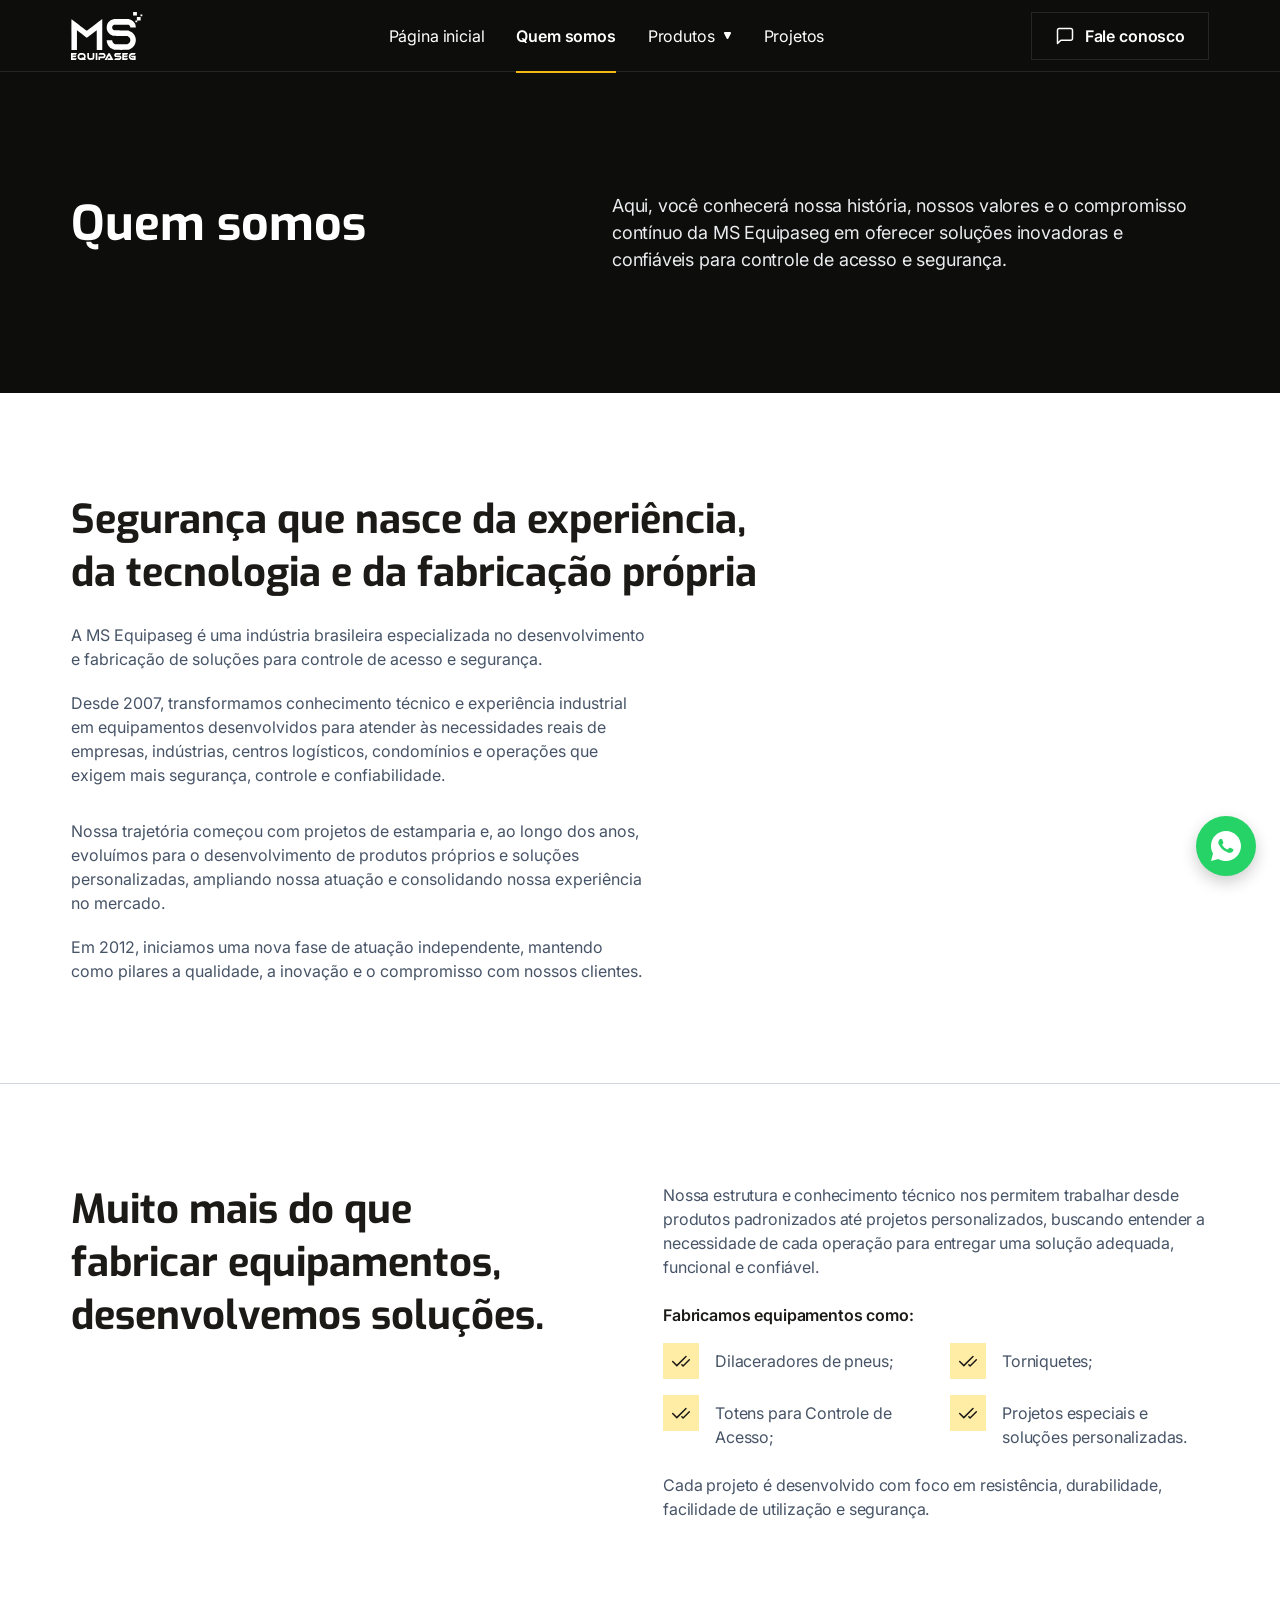
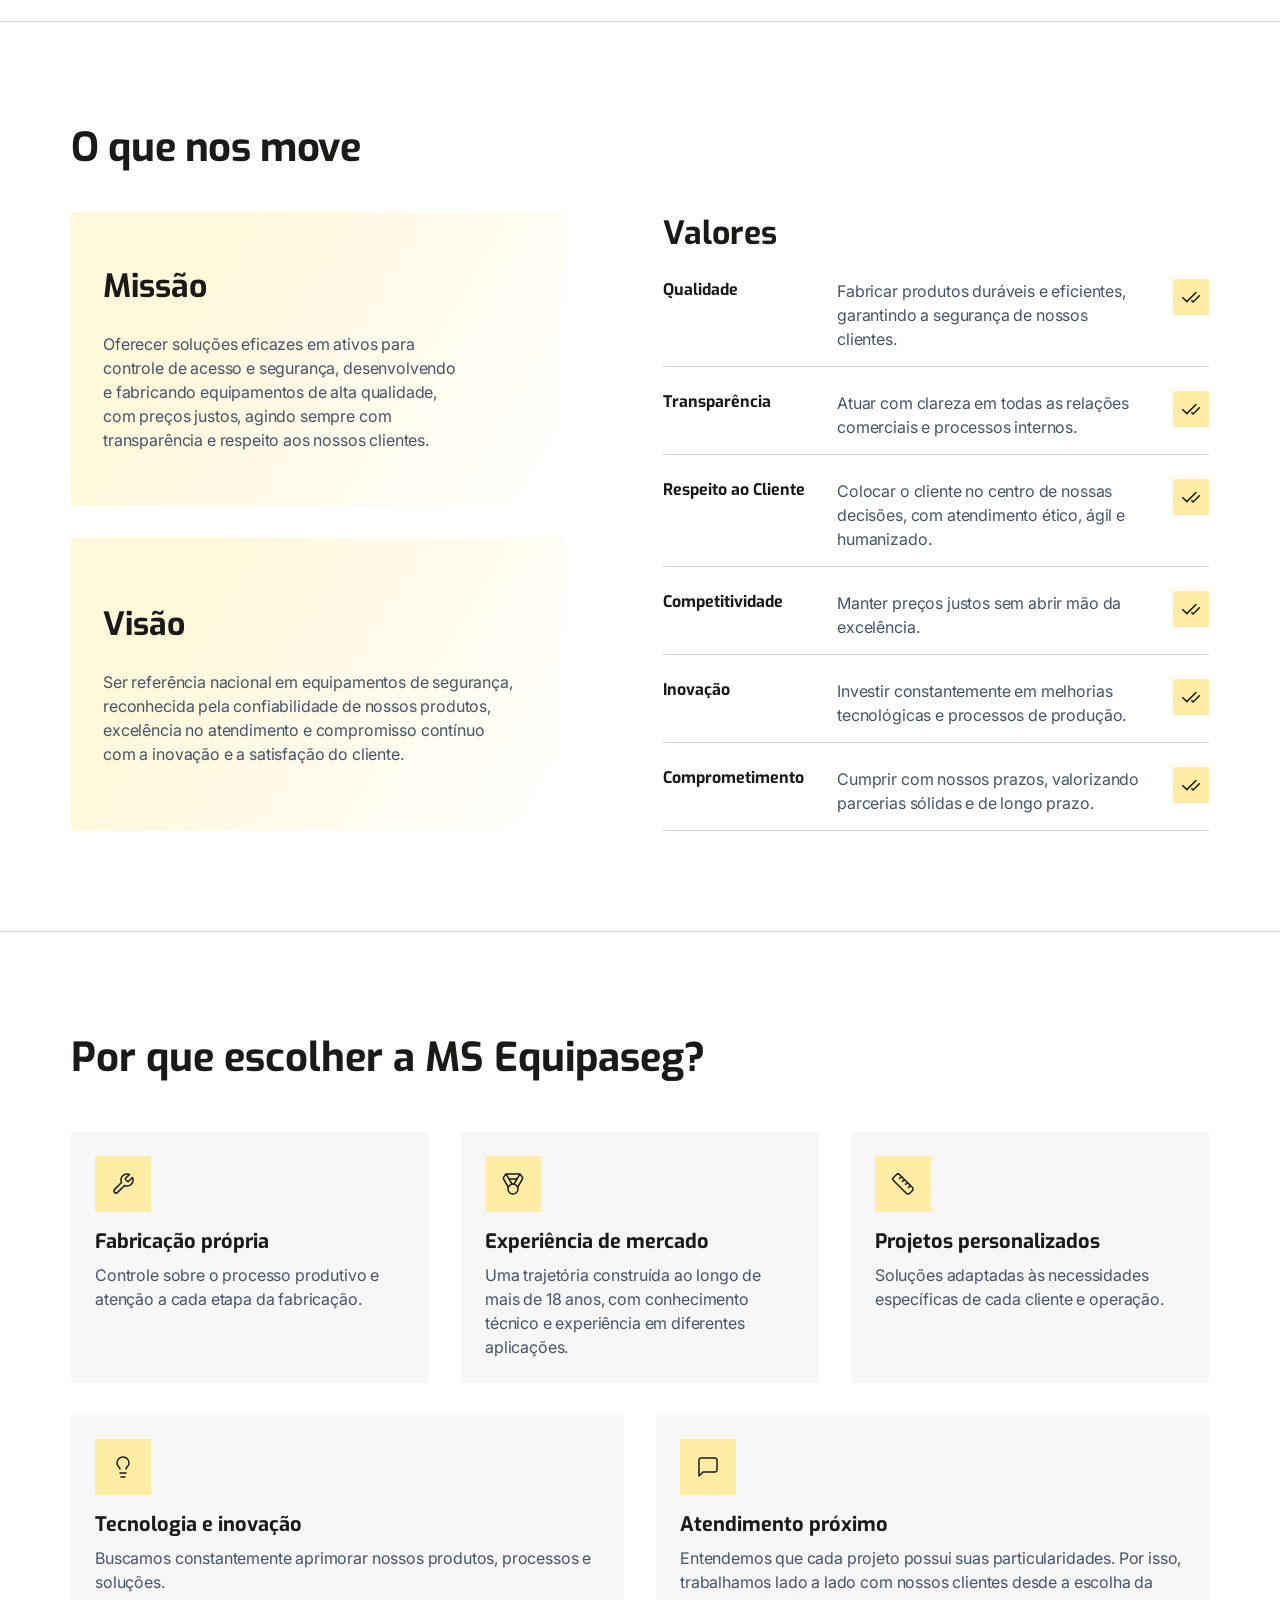
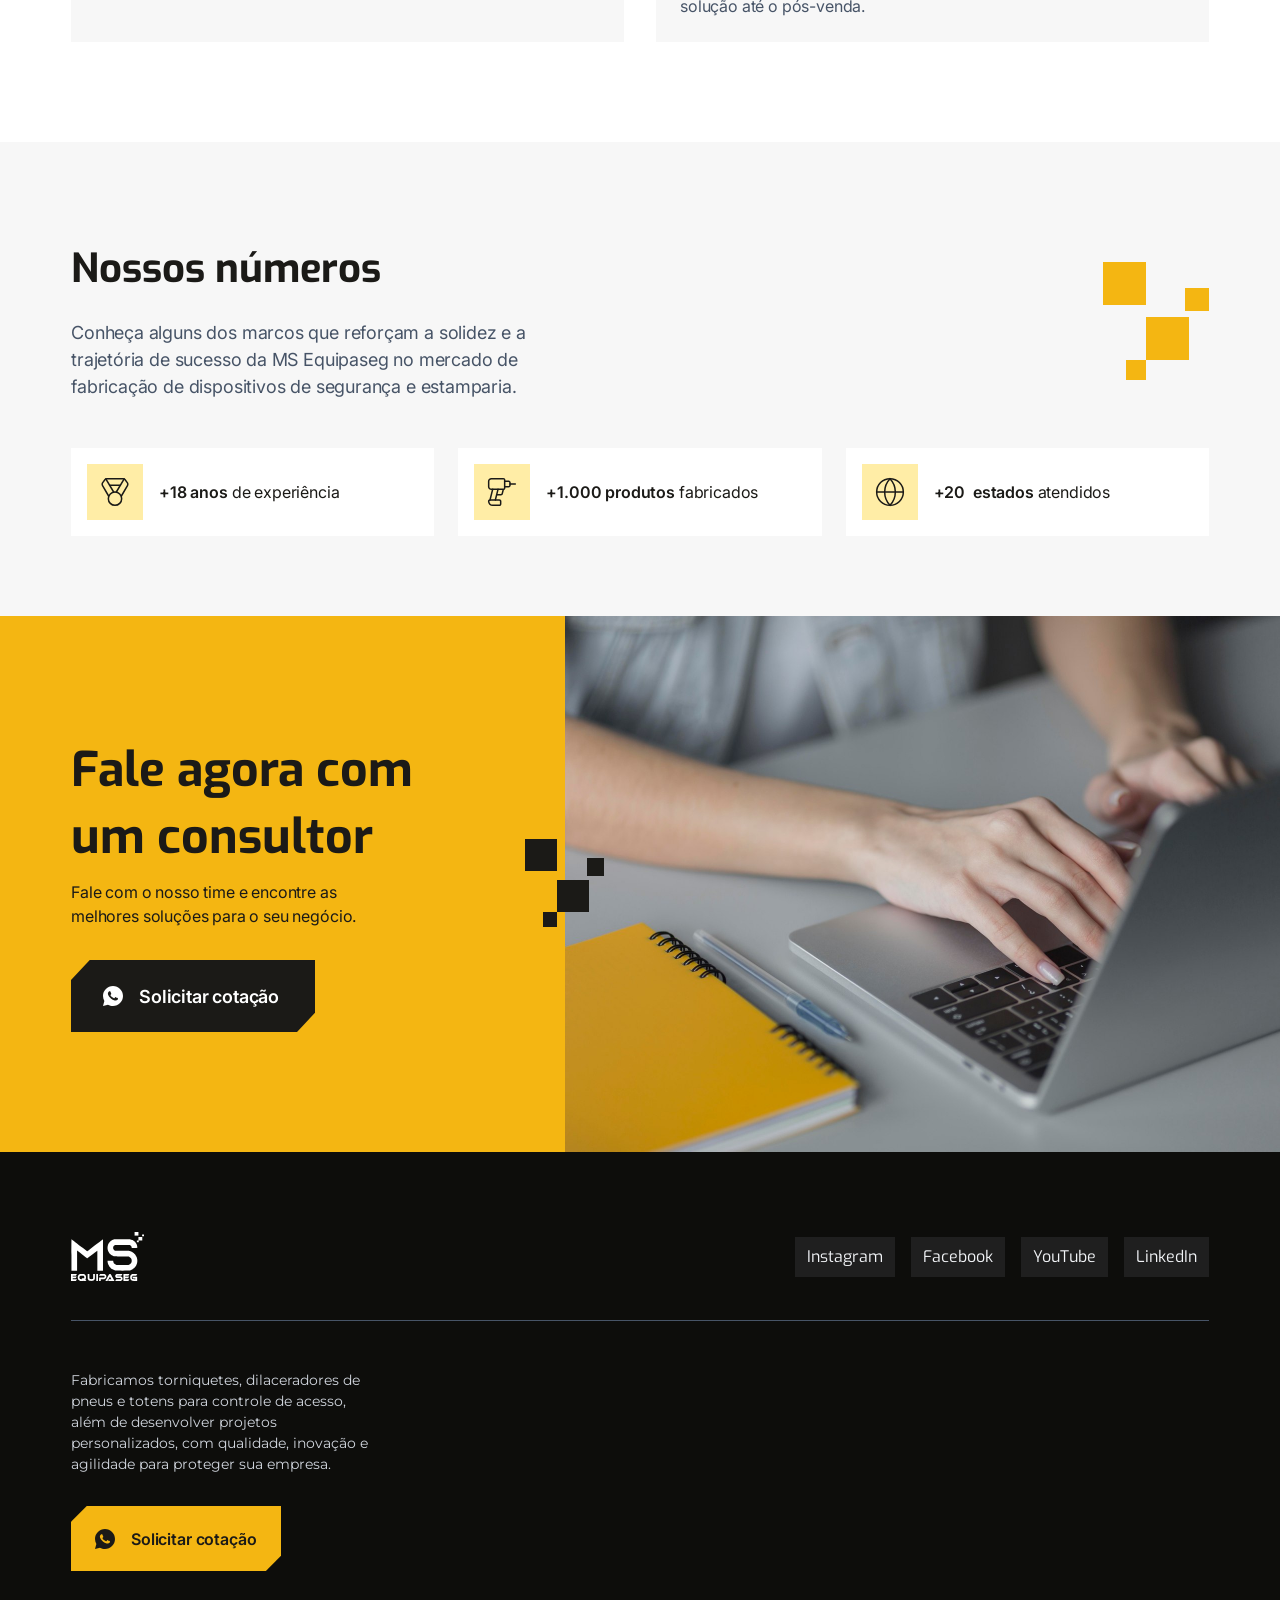
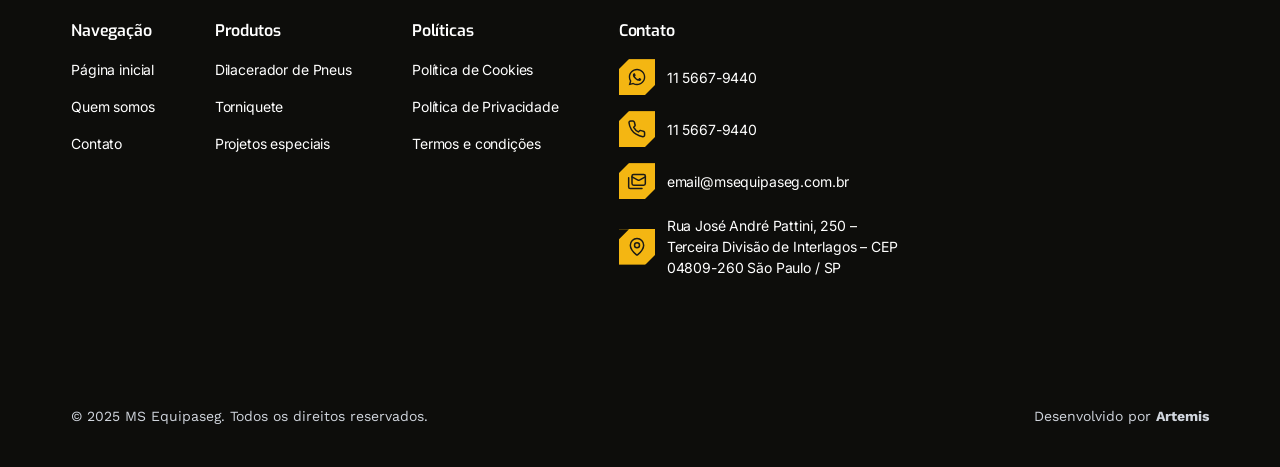
<file: quem-somos.html>
<!doctype html>
<html lang="pt-BR">
<head>
  <meta charset="utf-8">
  <meta name="viewport" content="width=device-width, initial-scale=1">
  <title>Quem somos — MS Equipaseg</title>
  <meta name="description" content="Conheça a história, os valores e o compromisso da MS Equipaseg com soluções inovadoras e confiáveis para controle de acesso e segurança.">
  <link rel="preconnect" href="https://fonts.googleapis.com">
  <link rel="preconnect" href="https://fonts.gstatic.com" crossorigin>
  <link rel="stylesheet" href="https://fonts.googleapis.com/css2?family=Exo:wght@400;600;700&family=Inter:wght@400;600;700&family=Montserrat&family=Work+Sans:wght@400;700&display=swap">
  <link rel="stylesheet" href="theme/ms-equipaseg/assets/css/main.css">
  <link rel="stylesheet" href="theme/ms-equipaseg/assets/css/quem-somos.css">
</head>
<body data-overlay="_ref/quem-somos-figma.png">
  <a class="skip-link" href="#conteudo">Pular para o conteúdo</a>

  <header class="site-header" data-figma="5235:28">
    <div class="site-header__inner container">
      <a class="site-header__logo" href="./" aria-label="MS Equipaseg — página inicial">
        <img src="theme/ms-equipaseg/assets/images/logo-ms-equipaseg.svg" alt="MS Equipaseg" width="111" height="48">
      </a>

      <button class="site-header__toggle" type="button" data-menu-toggle aria-expanded="false" aria-label="Abrir menu">
        <span class="site-header__toggle-bar" aria-hidden="true"></span>
        <span class="site-header__toggle-bar" aria-hidden="true"></span>
        <span class="site-header__toggle-bar" aria-hidden="true"></span>
      </button>

      <nav class="site-nav" aria-label="Menu principal">
        <ul class="site-nav__list">
          <li class="site-nav__item"><a class="site-nav__link" href="./">Página inicial</a></li>
          <li class="site-nav__item is-current"><a class="site-nav__link" href="quem-somos.html" aria-current="page">Quem somos</a></li>
          <li class="site-nav__item">
            <a class="site-nav__link" href="produtos-alfa.html">Produtos<span class="site-nav__caret" aria-hidden="true"><img src="theme/ms-equipaseg/assets/images/icon-caret-down.svg" alt=""></span></a>
            <ul class="sub-menu">
              <li><a href="dilacerador-de-pneus.html">Dilacerador de Pneus</a></li>
              <li><a href="torniquete.html">Torniquete</a></li>
              <li><a href="controle-de-acesso.html">Totens para Controle de Acesso</a></li>
            </ul>
          </li>
          <li class="site-nav__item"><a class="site-nav__link" href="projetos.html">Projetos</a></li>
        </ul>
      </nav>

      <a class="btn-outline" href="contato.html">
        <img src="theme/ms-equipaseg/assets/images/icon-chat.svg" alt="" width="20" height="20">
        <span>Fale conosco</span>
      </a>
    </div>
  </header>

  <main id="conteudo">
    <section class="intro" aria-labelledby="intro-titulo" data-figma="5235:1044">
      <div class="intro__inner container">
        <h1 class="intro__title" id="intro-titulo">Quem somos</h1>
        <p class="intro__desc">Aqui, você conhecerá nossa história, nossos valores e o compromisso contínuo da MS Equipaseg em oferecer soluções inovadoras e confiáveis para controle de acesso e segurança.</p>
      </div>
    </section>

    <section class="historia" aria-labelledby="historia-titulo" data-figma="5235:1478">
      <div class="historia__inner container">
        <h2 class="historia__title" id="historia-titulo">Segurança que nasce da experiência, da tecnologia e da fabricação própria</h2>
        <div class="historia__cols">
          <div class="historia__col">
            <p>A MS Equipaseg é uma indústria brasileira especializada no desenvolvimento e fabricação de soluções para controle de acesso e segurança.</p>
            <p>Desde 2007, transformamos conhecimento técnico e experiência industrial em equipamentos desenvolvidos para atender às necessidades reais de empresas, indústrias, centros logísticos, condomínios e operações que exigem mais segurança, controle e confiabilidade.</p>
          </div>
          <div class="historia__col">
            <p>Nossa trajetória começou com projetos de estamparia e, ao longo dos anos, evoluímos para o desenvolvimento de produtos próprios e soluções personalizadas, ampliando nossa atuação e consolidando nossa experiência no mercado.</p>
            <p>Em 2012, iniciamos uma nova fase de atuação independente, mantendo como pilares a qualidade, a inovação e o compromisso com nossos clientes.</p>
          </div>
        </div>
      </div>
    </section>

    <section class="solucoes" aria-labelledby="solucoes-titulo">
      <div class="solucoes__inner container">
        <h2 class="titulo-secao solucoes__title" id="solucoes-titulo">Muito mais do que fabricar equipamentos, desenvolvemos soluções.</h2>
        <div class="solucoes__body">
          <p>Nossa estrutura e conhecimento técnico nos permitem trabalhar desde produtos padronizados até projetos personalizados, buscando entender a necessidade de cada operação para entregar uma solução adequada, funcional e confiável.</p>
          <div class="solucoes__equipamentos">
            <p class="solucoes__lead">Fabricamos equipamentos como:</p>
            <ul class="feature-list feature-list--grid">
              <li class="feature-list__item">
                <span class="feature-list__icon"><img src="theme/ms-equipaseg/assets/images/icon-check-duplo.svg" alt="" width="20" height="20"></span>
                <span class="feature-list__text">Dilaceradores de pneus;</span>
              </li>
              <li class="feature-list__item">
                <span class="feature-list__icon"><img src="theme/ms-equipaseg/assets/images/icon-check-duplo.svg" alt="" width="20" height="20"></span>
                <span class="feature-list__text">Torniquetes;</span>
              </li>
              <li class="feature-list__item">
                <span class="feature-list__icon"><img src="theme/ms-equipaseg/assets/images/icon-check-duplo.svg" alt="" width="20" height="20"></span>
                <span class="feature-list__text">Totens para Controle de Acesso;</span>
              </li>
              <li class="feature-list__item">
                <span class="feature-list__icon"><img src="theme/ms-equipaseg/assets/images/icon-check-duplo.svg" alt="" width="20" height="20"></span>
                <span class="feature-list__text">Projetos especiais e soluções personalizadas.</span>
              </li>
            </ul>
          </div>
          <p>Cada projeto é desenvolvido com foco em resistência, durabilidade, facilidade de utilização e segurança.</p>
        </div>
      </div>
    </section>

    <section class="mvv" aria-labelledby="mvv-titulo" data-figma="5235:1481">
      <div class="mvv__inner container">
        <h2 class="section-title" id="mvv-titulo">O que nos move</h2>

        <div class="mvv__content">
          <div class="mvv__cards">
            <article class="mvv-card mvv-card--missao" aria-labelledby="missao-titulo">
              <h3 class="mvv-card__title" id="missao-titulo">Missão</h3>
              <p class="mvv-card__text">Oferecer soluções eficazes em ativos para controle de acesso e segurança, desenvolvendo e fabricando equipamentos de alta qualidade, com preços justos, agindo sempre com transparência e respeito aos nossos clientes.</p>
            </article>
            <article class="mvv-card mvv-card--visao" aria-labelledby="visao-titulo">
              <h3 class="mvv-card__title" id="visao-titulo">Visão</h3>
              <p class="mvv-card__text">Ser referência nacional em equipamentos de segurança, reconhecida pela confiabilidade de nossos produtos, excelência no atendimento e compromisso contínuo com a inovação e a satisfação do cliente.</p>
            </article>
          </div>

          <div class="valores">
            <h3 class="valores__title">Valores</h3>
            <ul class="valores__list">
              <li class="valores__item">
                <strong class="valores__nome">Qualidade</strong>
                <p class="valores__desc">Fabricar produtos duráveis e eficientes, garantindo a segurança de nossos clientes.</p>
                <span class="valores__icon"><img src="theme/ms-equipaseg/assets/images/icon-check-duplo.svg" alt="" width="20" height="20"></span>
              </li>
              <li class="valores__item">
                <strong class="valores__nome">Transparência</strong>
                <p class="valores__desc">Atuar com clareza em todas as relações comerciais e processos internos.</p>
                <span class="valores__icon"><img src="theme/ms-equipaseg/assets/images/icon-check-duplo.svg" alt="" width="20" height="20"></span>
              </li>
              <li class="valores__item">
                <strong class="valores__nome">Respeito ao Cliente</strong>
                <p class="valores__desc">Colocar o cliente no centro de nossas decisões, com atendimento ético, ágil e humanizado.</p>
                <span class="valores__icon"><img src="theme/ms-equipaseg/assets/images/icon-check-duplo.svg" alt="" width="20" height="20"></span>
              </li>
              <li class="valores__item">
                <strong class="valores__nome">Competitividade</strong>
                <p class="valores__desc">Manter preços justos sem abrir mão da excelência.</p>
                <span class="valores__icon"><img src="theme/ms-equipaseg/assets/images/icon-check-duplo.svg" alt="" width="20" height="20"></span>
              </li>
              <li class="valores__item">
                <strong class="valores__nome">Inovação</strong>
                <p class="valores__desc">Investir constantemente em melhorias tecnológicas e processos de produção.</p>
                <span class="valores__icon"><img src="theme/ms-equipaseg/assets/images/icon-check-duplo.svg" alt="" width="20" height="20"></span>
              </li>
              <li class="valores__item">
                <strong class="valores__nome">Comprometimento</strong>
                <p class="valores__desc">Cumprir com nossos prazos, valorizando parcerias sólidas e de longo prazo.</p>
                <span class="valores__icon"><img src="theme/ms-equipaseg/assets/images/icon-check-duplo.svg" alt="" width="20" height="20"></span>
              </li>
            </ul>
          </div>
        </div>
      </div>
    </section>

    <section class="escolher" aria-labelledby="escolher-titulo">
      <div class="escolher__inner container">
        <h2 class="titulo-secao" id="escolher-titulo">Por que escolher a MS Equipaseg?</h2>
        <ul class="escolher__list">
          <li class="escolher__item">
            <span class="escolher__icon"><img src="theme/ms-equipaseg/assets/images/icon-wrench.svg" alt="" width="24" height="24"></span>
            <div class="escolher__text">
              <h3 class="escolher__nome">Fabricação própria</h3>
              <p class="escolher__desc">Controle sobre o processo produtivo e atenção a cada etapa da fabricação.</p>
            </div>
          </li>
          <li class="escolher__item">
            <span class="escolher__icon"><img src="theme/ms-equipaseg/assets/images/icon-experiencia-24.svg" alt="" width="24" height="24"></span>
            <div class="escolher__text">
              <h3 class="escolher__nome">Experiência de mercado</h3>
              <p class="escolher__desc">Uma trajetória construída ao longo de mais de 18 anos, com conhecimento técnico e experiência em diferentes aplicações.</p>
            </div>
          </li>
          <li class="escolher__item">
            <span class="escolher__icon"><img src="theme/ms-equipaseg/assets/images/icon-ruler.svg" alt="" width="24" height="24"></span>
            <div class="escolher__text">
              <h3 class="escolher__nome">Projetos personalizados</h3>
              <p class="escolher__desc">Soluções adaptadas às necessidades específicas de cada cliente e operação.</p>
            </div>
          </li>
          <li class="escolher__item">
            <span class="escolher__icon"><img src="theme/ms-equipaseg/assets/images/icon-lightbulb.svg" alt="" width="24" height="24"></span>
            <div class="escolher__text">
              <h3 class="escolher__nome">Tecnologia e inovação</h3>
              <p class="escolher__desc">Buscamos constantemente aprimorar nossos produtos, processos e soluções.</p>
            </div>
          </li>
          <li class="escolher__item">
            <span class="escolher__icon"><img src="theme/ms-equipaseg/assets/images/icon-chat-dark-24.svg" alt="" width="24" height="24"></span>
            <div class="escolher__text">
              <h3 class="escolher__nome">Atendimento próximo</h3>
              <p class="escolher__desc">Entendemos que cada projeto possui suas particularidades. Por isso, trabalhamos lado a lado com nossos clientes desde a escolha da solução até o pós-venda.</p>
            </div>
          </li>
        </ul>
      </div>
    </section>

    <section class="marcos" aria-labelledby="marcos-titulo" data-figma="5235:1508">
      <div class="marcos__inner container">
        <div class="marcos__head">
          <div class="marcos__text">
            <h2 class="marcos__title" id="marcos-titulo">Nossos números</h2>
            <p class="marcos__desc">Conheça alguns dos marcos que reforçam a solidez e a trajetória de sucesso da MS Equipaseg no mercado de fabricação de dispositivos de segurança e estamparia.</p>
          </div>
          <div class="marcos__pattern" aria-hidden="true">
            <span class="marcos__square marcos__square--1"></span>
            <span class="marcos__square marcos__square--2"></span>
            <span class="marcos__square marcos__square--3"></span>
            <span class="marcos__square marcos__square--4"></span>
          </div>
        </div>

        <ul class="marcos__list">
          <li class="marcos__item">
            <span class="marcos__icon"><img src="theme/ms-equipaseg/assets/images/icon-numero-experiencia-32.svg" alt="" width="32" height="32"></span>
            <span class="marcos__label"><strong>+18 anos</strong> de experiência</span>
          </li>
          <li class="marcos__item">
            <span class="marcos__icon"><img src="theme/ms-equipaseg/assets/images/icon-numero-produtos-32.svg" alt="" width="32" height="32"></span>
            <span class="marcos__label"><strong>+1.000 produtos</strong> fabricados</span>
          </li>
          <li class="marcos__item">
            <span class="marcos__icon"><img src="theme/ms-equipaseg/assets/images/icon-numero-estados-32.svg" alt="" width="32" height="32"></span>
            <span class="marcos__label"><strong>+20  estados</strong> atendidos</span>
          </li>
        </ul>
      </div>
    </section>

    <section class="cta-final" id="contato" aria-labelledby="cta-titulo" data-figma="5235:1050">
      <div class="container">
        <div class="cta-final__content">
          <div class="cta-final__text">
            <h2 class="cta-final__title" id="cta-titulo">Fale agora com um consultor</h2>
            <p class="cta-final__desc">Fale com o nosso time e encontre as melhores soluções para o seu negócio.</p>
          </div>
          <a class="cta cta--dark" href="https://wa.me/551156679440?text=Ol%C3%A1!%20Vim%20do%20site%2C%20gostaria%20de%20mais%20informa%C3%A7%C3%B5es" target="_blank" rel="noopener">
            <img class="cta__icon" src="theme/ms-equipaseg/assets/images/icon-whatsapp-light.svg" alt="" width="20" height="20">
            <span>Solicitar cotação</span>
          </a>
        </div>
      </div>

      <div class="cta-final__media" aria-hidden="true">
        <img src="theme/ms-equipaseg/assets/seed/cta.jpg" alt="" width="1430" height="1072" loading="lazy">
        <span class="cta-final__square cta-final__square--1"></span>
        <span class="cta-final__square cta-final__square--2"></span>
        <span class="cta-final__square cta-final__square--3"></span>
        <span class="cta-final__square cta-final__square--4"></span>
      </div>
    </section>
  </main>

  <footer class="site-footer" data-figma="5235:1051">
    <div class="site-footer__inner container">
      <div class="site-footer__top">
        <a class="site-footer__logo" href="./" aria-label="MS Equipaseg — página inicial">
          <img src="theme/ms-equipaseg/assets/images/logo-ms-equipaseg-footer.svg" alt="MS Equipaseg" width="73" height="49">
        </a>
        <ul class="social">
          <li><a class="social__link" href="#" rel="noopener">Instagram</a></li>
          <li><a class="social__link" href="#" rel="noopener">Facebook</a></li>
          <li><a class="social__link" href="#" rel="noopener">YouTube</a></li>
          <li><a class="social__link" href="#" rel="noopener">LinkedIn</a></li>
        </ul>
      </div>

      <div class="site-footer__main">
        <div class="site-footer__about">
          <p class="site-footer__desc">Fabricamos torniquetes, dilaceradores de pneus e totens para controle de acesso, além de desenvolver projetos personalizados, com qualidade, inovação e agilidade para proteger sua empresa.</p>
          <a class="cta cta--sm" href="https://wa.me/551156679440?text=Ol%C3%A1!%20Vim%20do%20site%2C%20gostaria%20de%20mais%20informa%C3%A7%C3%B5es" target="_blank" rel="noopener">
            <img class="cta__icon" src="theme/ms-equipaseg/assets/images/icon-whatsapp-dark.svg" alt="" width="20" height="20">
            <span>Solicitar cotação</span>
          </a>
        </div>

        <div class="site-footer__cols">
          <nav class="footer-col" aria-labelledby="rodape-navegacao">
            <h2 class="footer-col__title" id="rodape-navegacao">Navegação</h2>
            <ul class="footer-col__list">
              <li><a href="./">Página inicial</a></li>
              <li><a href="quem-somos.html">Quem somos</a></li>
              <li><a href="contato.html">Contato</a></li>
            </ul>
          </nav>
          <nav class="footer-col" aria-labelledby="rodape-produtos">
            <h2 class="footer-col__title" id="rodape-produtos">Produtos</h2>
            <ul class="footer-col__list">
              <li><a href="dilacerador-de-pneus.html">Dilacerador de Pneus</a></li>
              <li><a href="torniquete.html">Torniquete</a></li>
              <li><a href="projetos.html">Projetos especiais</a></li>
            </ul>
          </nav>
          <nav class="footer-col" aria-labelledby="rodape-politicas">
            <h2 class="footer-col__title" id="rodape-politicas">Políticas</h2>
            <ul class="footer-col__list">
              <li><a href="#">Política de Cookies</a></li>
              <li><a href="#">Política de Privacidade</a></li>
              <li><a href="#">Termos e condições</a></li>
            </ul>
          </nav>
          <div class="footer-col">
            <h2 class="footer-col__title">Contato</h2>
            <ul class="footer-contact">
              <li class="footer-contact__item">
                <span class="footer-contact__icon"><img src="theme/ms-equipaseg/assets/images/icon-contato-whatsapp.svg" alt="WhatsApp" width="36" height="36"></span>
                <a class="footer-contact__text" href="https://wa.me/551156679440">11 5667-9440</a>
              </li>
              <li class="footer-contact__item">
                <span class="footer-contact__icon"><img src="theme/ms-equipaseg/assets/images/icon-contato-telefone.svg" alt="Telefone" width="36" height="36"></span>
                <a class="footer-contact__text" href="tel:+551156679440">11 5667-9440</a>
              </li>
              <li class="footer-contact__item">
                <span class="footer-contact__icon"><img src="theme/ms-equipaseg/assets/images/icon-contato-email.svg" alt="E-mail" width="36" height="36"></span>
                <a class="footer-contact__text" href="mailto:email@msequipaseg.com.br">email@msequipaseg.com.br</a>
              </li>
              <li class="footer-contact__item footer-contact__item--endereco">
                <span class="footer-contact__icon"><img src="theme/ms-equipaseg/assets/images/icon-contato-endereco.svg" alt="Endereço" width="36" height="36"></span>
                <span class="footer-contact__text">Rua José André Pattini, 250 – Terceira Divisão de Interlagos – CEP 04809-260 São Paulo / SP</span>
              </li>
            </ul>
          </div>
        </div>
      </div>

      <div class="site-footer__credits">
        <p>© 2025 MS Equipaseg. Todos os direitos reservados.</p>
        <p class="site-footer__dev">Desenvolvido por <strong>Artemis</strong></p>
      </div>
    </div>
  </footer>

  <a class="whatsapp-flutuante" href="https://wa.me/551156679440?text=Ol%C3%A1!%20Vim%20do%20site%2C%20gostaria%20de%20mais%20informa%C3%A7%C3%B5es" target="_blank" rel="noopener" aria-label="Falar com a MS Equipaseg no WhatsApp">
    <img src="theme/ms-equipaseg/assets/images/icon-whatsapp-light.svg" alt="" width="30" height="30">
  </a>

  <script src="theme/ms-equipaseg/assets/js/main.js" defer></script>
  <script src="tools/overlay.js" defer></script>
</body>
</html>
</file>
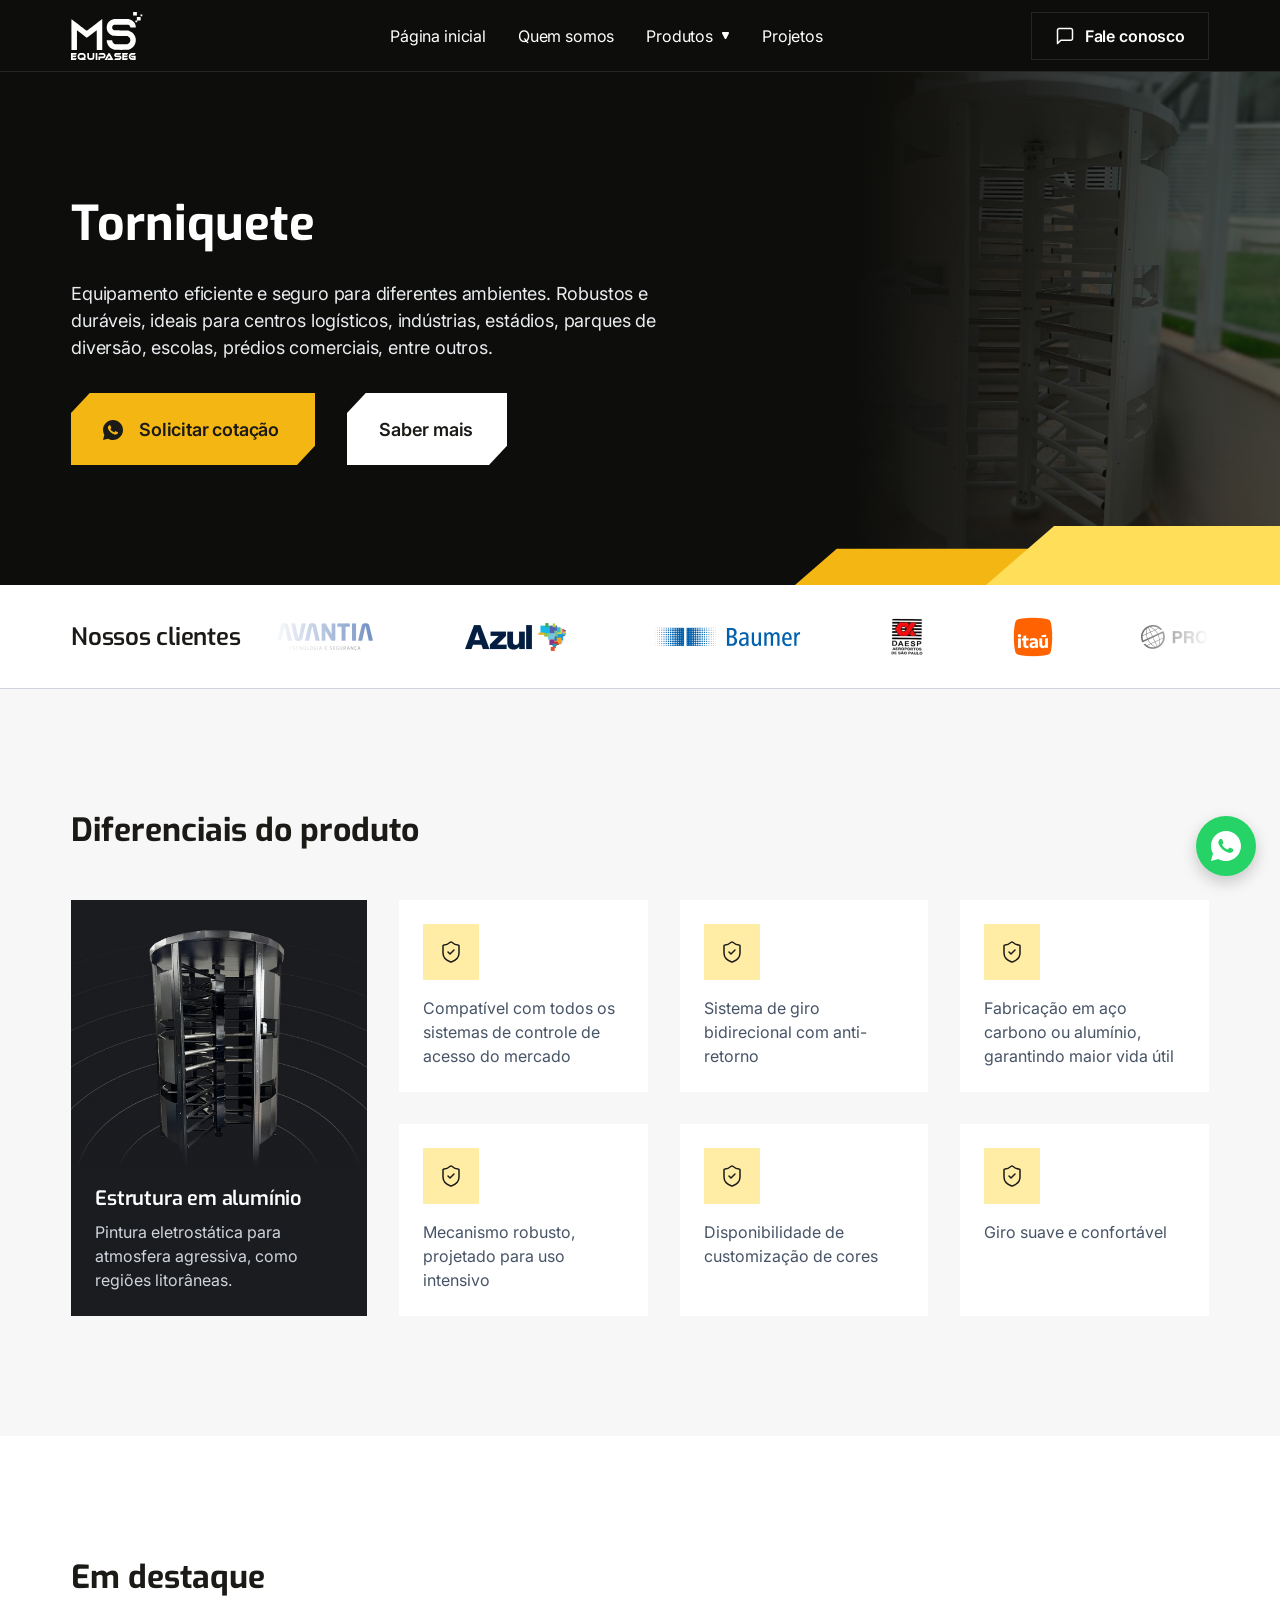
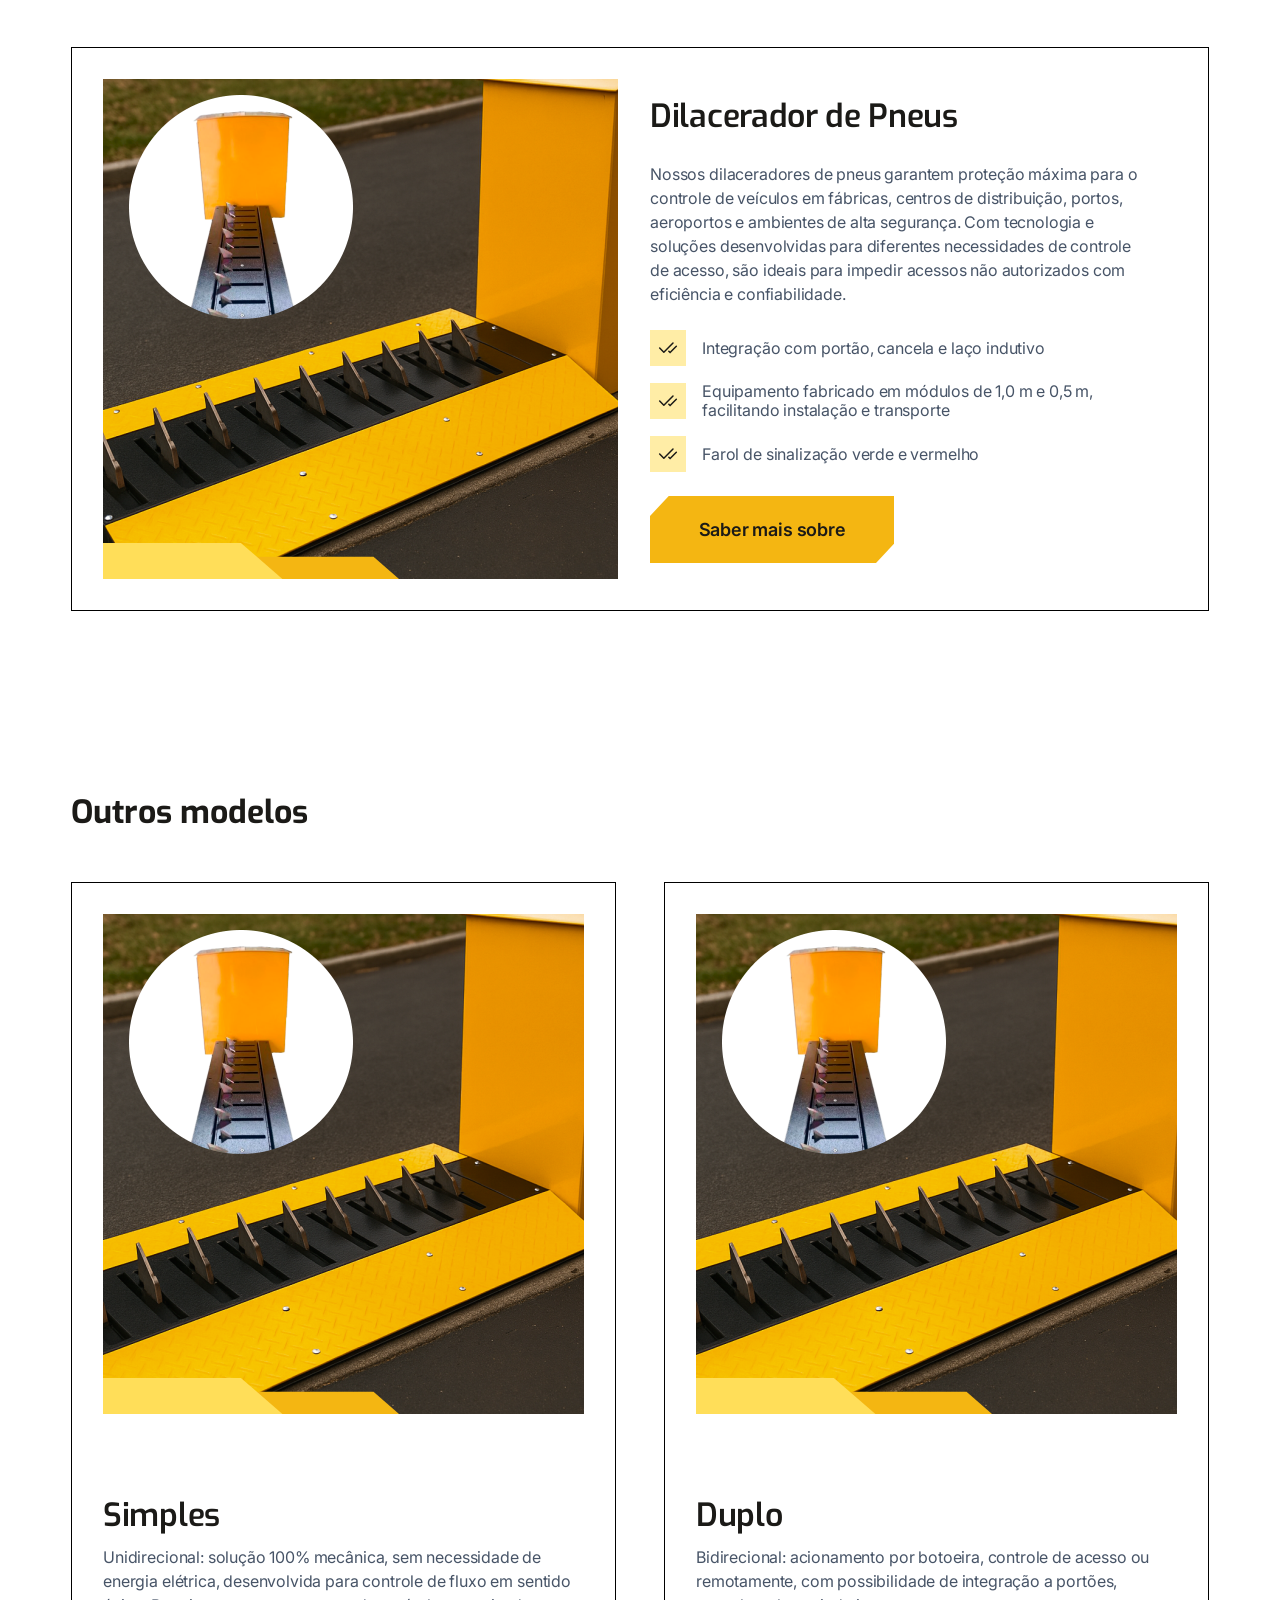
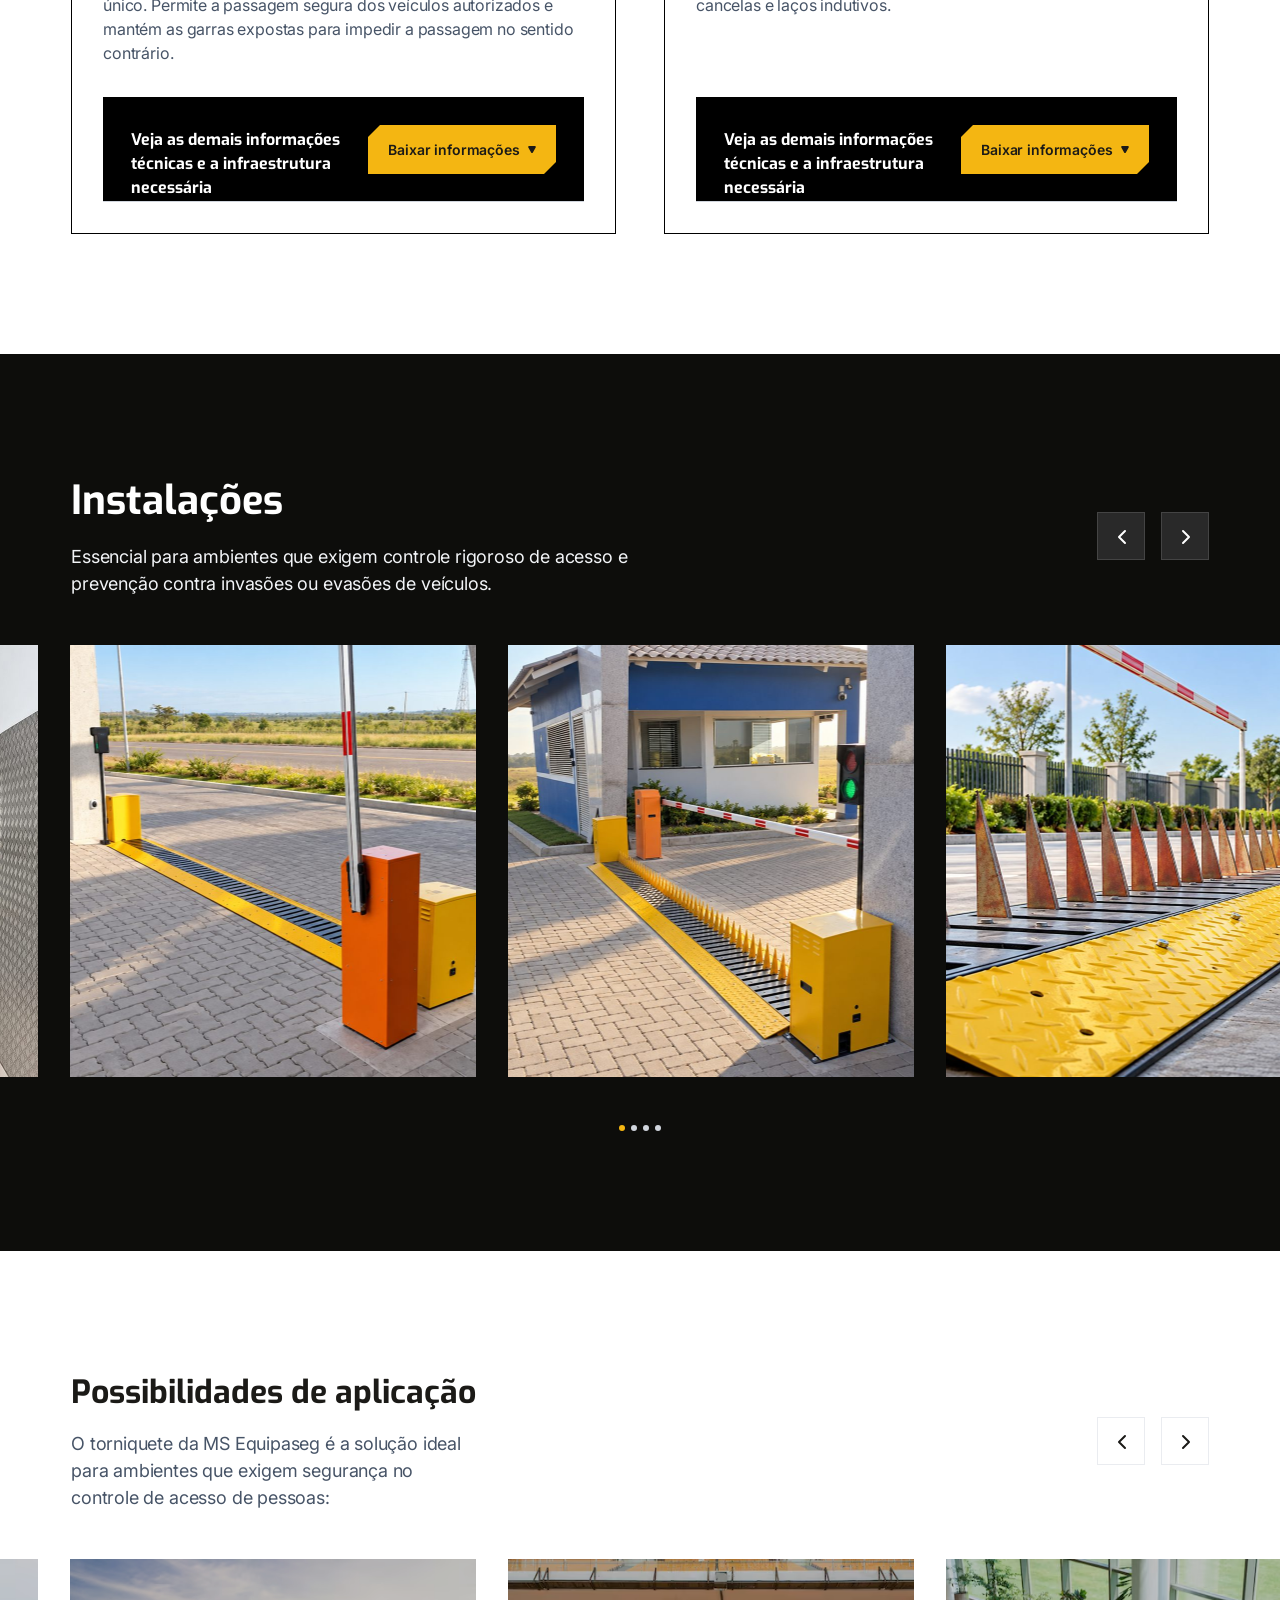
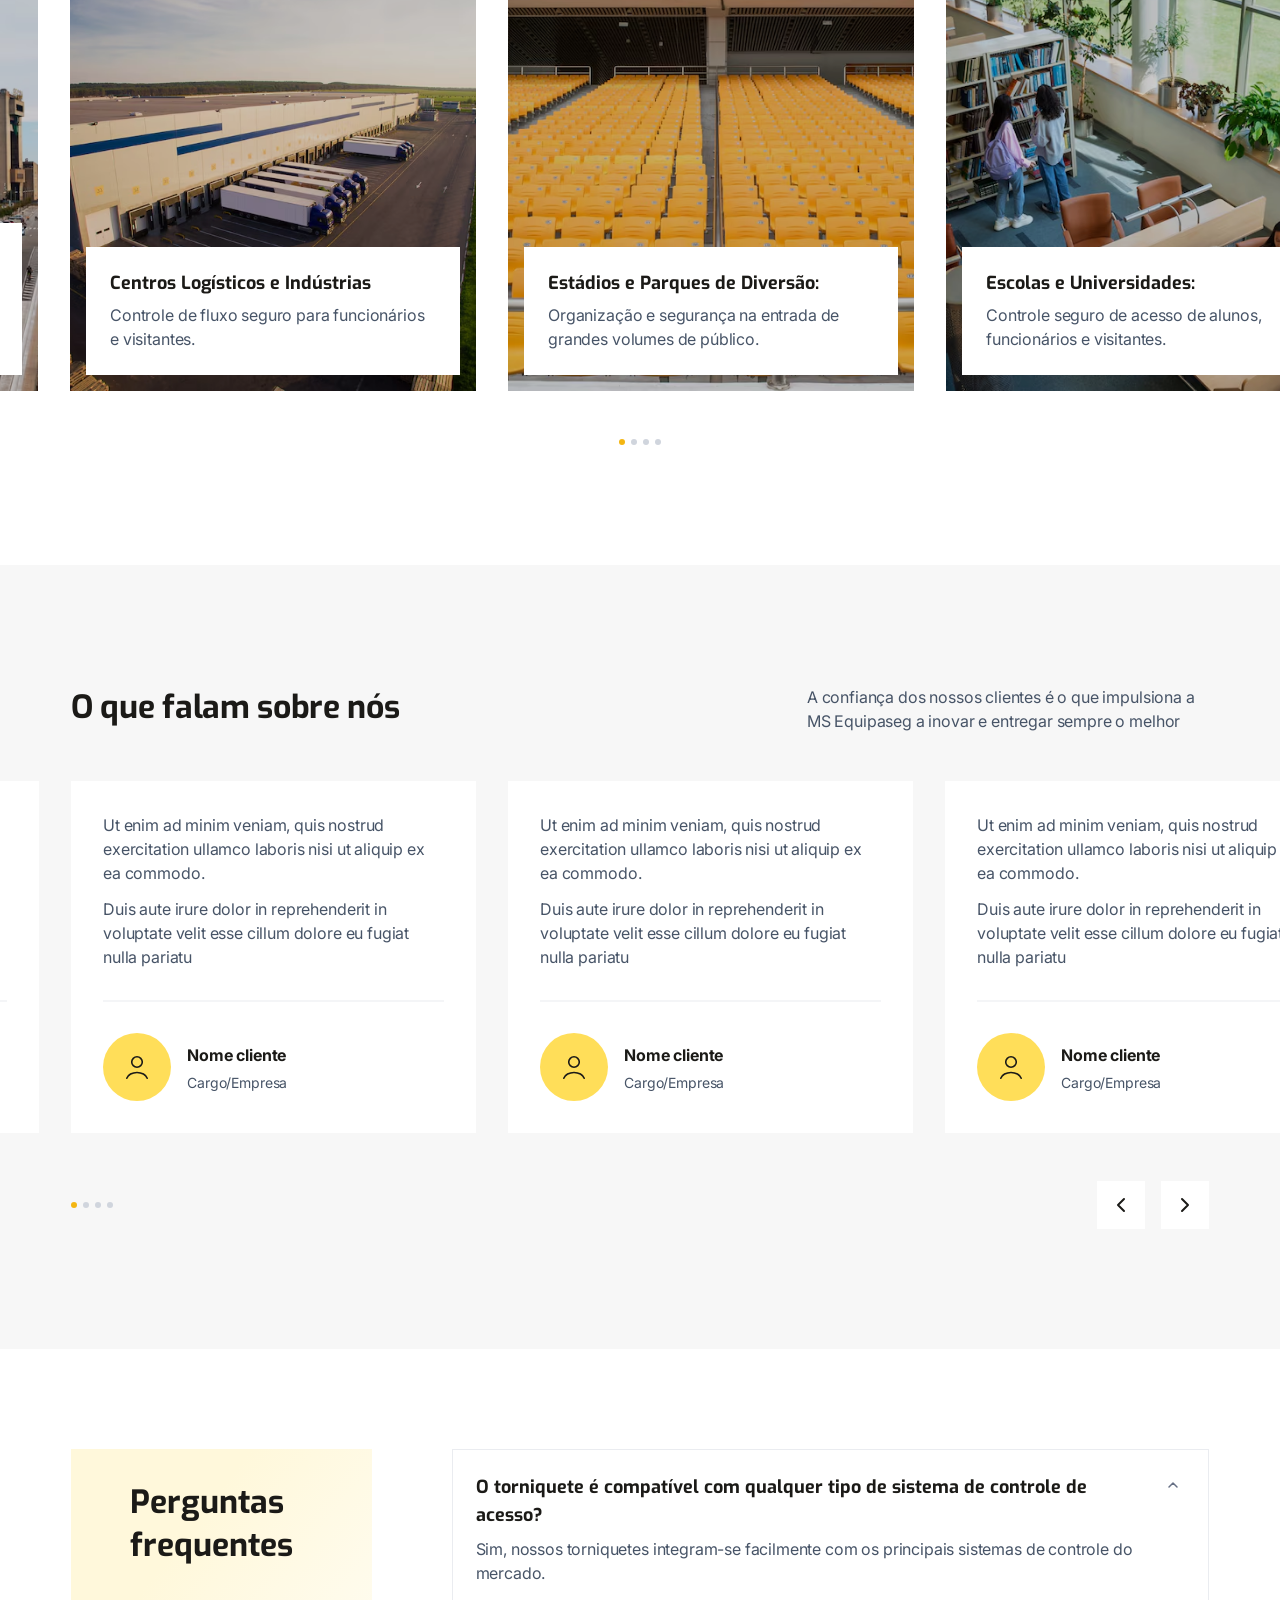
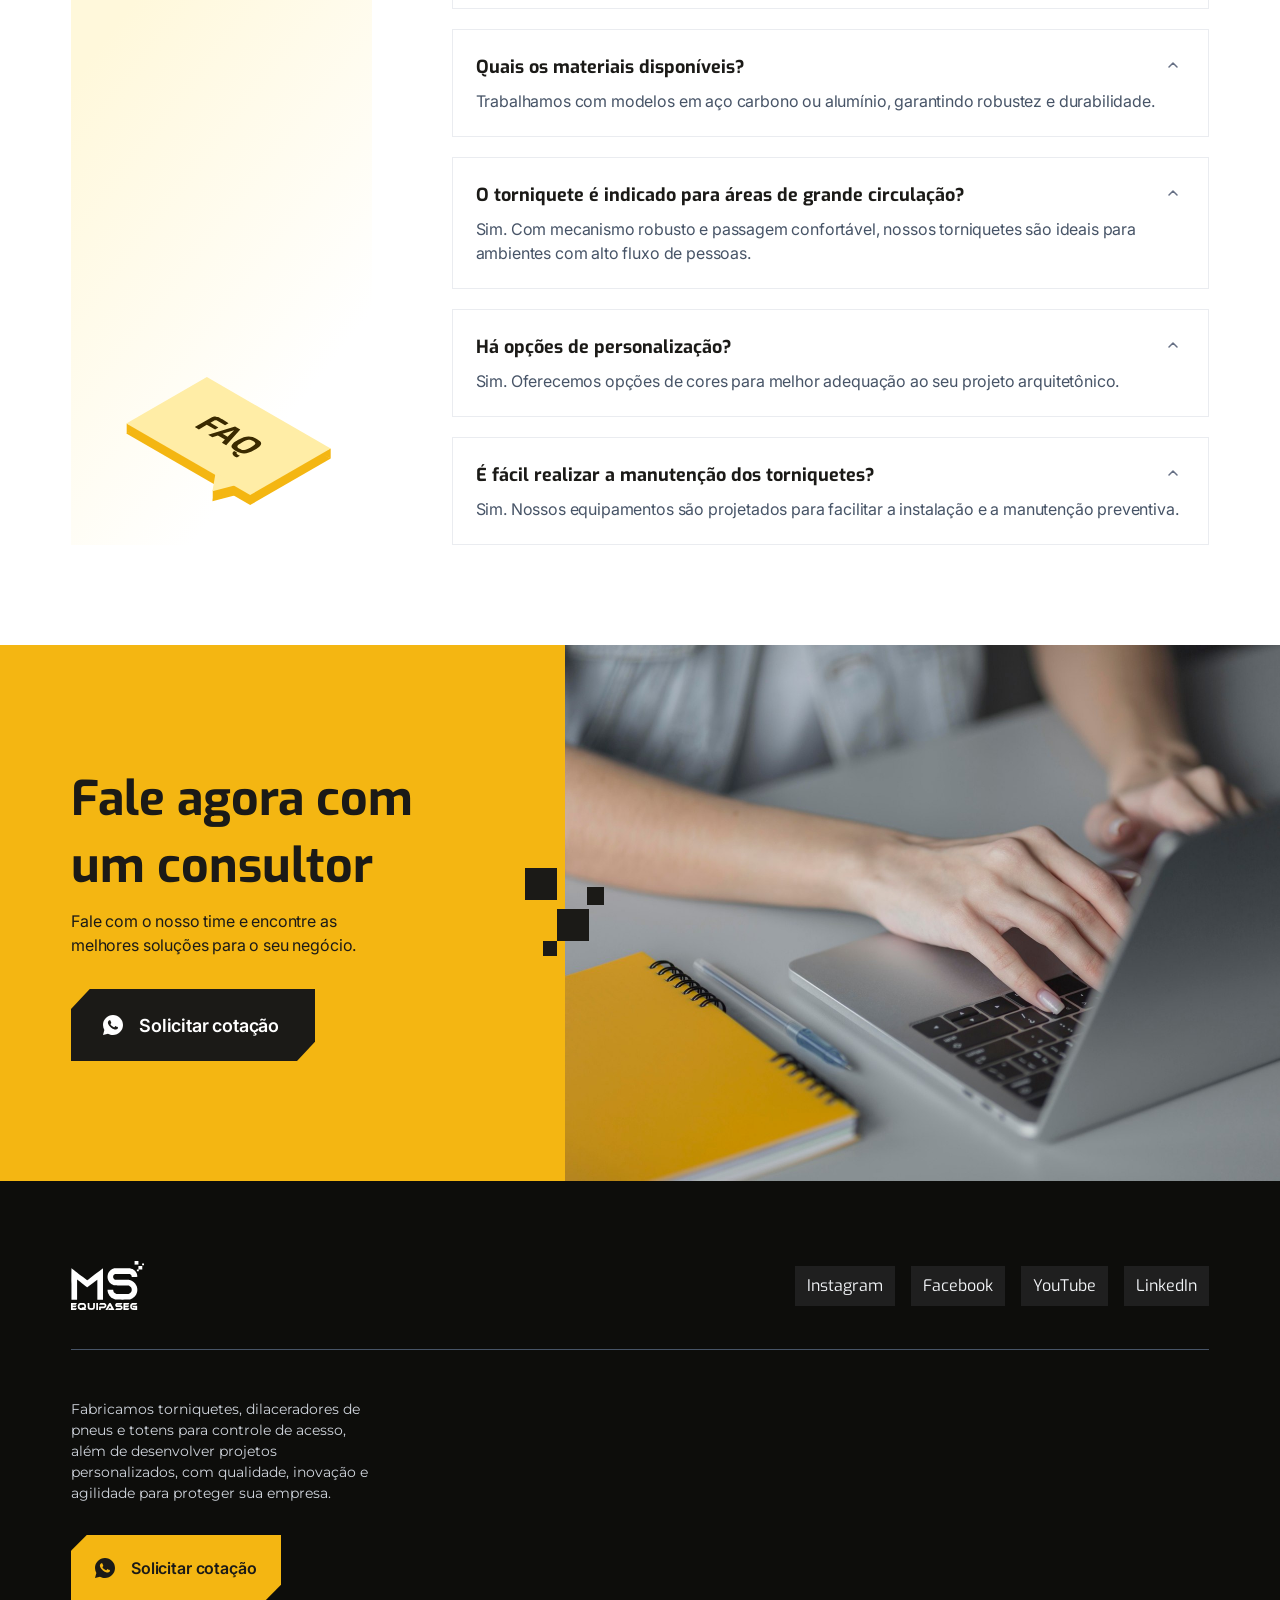
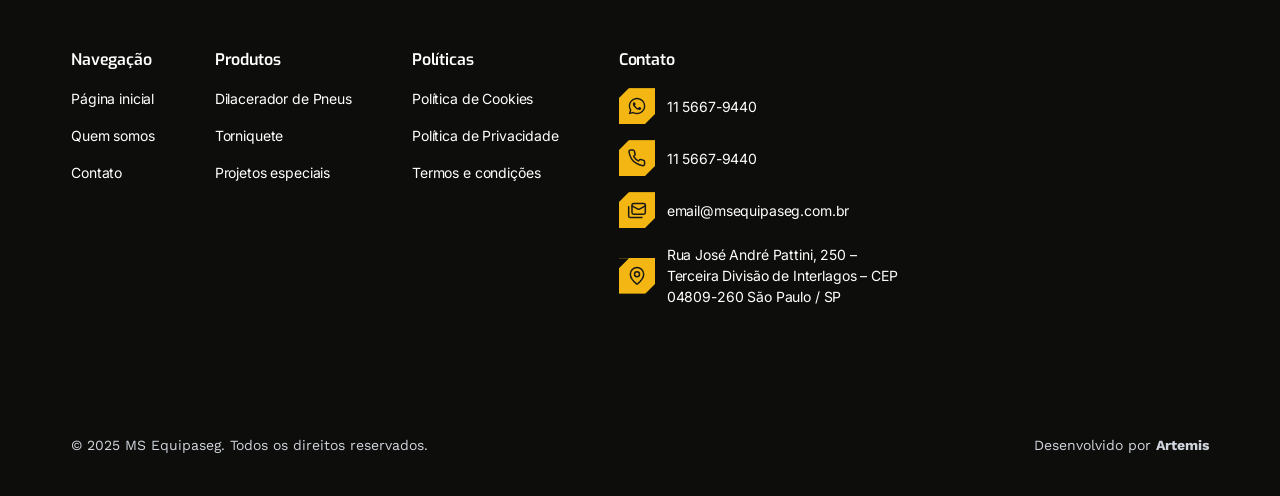
<file: torniquete.html>
<!doctype html>
<html lang="pt-BR">
<head>
  <meta charset="utf-8">
  <meta name="viewport" content="width=device-width, initial-scale=1">
  <title>Torniquete — MS Equipaseg</title>
  <meta name="description" content="Torniquetes robustos e duráveis para controle de acesso de pessoas em centros logísticos, indústrias, estádios, escolas e prédios comerciais.">
  <link rel="preconnect" href="https://fonts.googleapis.com">
  <link rel="preconnect" href="https://fonts.gstatic.com" crossorigin>
  <link rel="stylesheet" href="https://fonts.googleapis.com/css2?family=Exo:wght@400;600;700&family=Inter:wght@400;600;700&family=Montserrat&family=Work+Sans:wght@400;700&display=swap">
  <link rel="stylesheet" href="theme/ms-equipaseg/assets/css/main.css">
  <link rel="stylesheet" href="theme/ms-equipaseg/assets/css/torniquete.css">
</head>
<body data-overlay="_ref/torniquete-figma.png">
  <a class="skip-link" href="#conteudo">Pular para o conteúdo</a>

  <header class="site-header" data-figma="5235:709">
    <div class="site-header__inner container">
      <a class="site-header__logo" href="./" aria-label="MS Equipaseg — página inicial">
        <img src="theme/ms-equipaseg/assets/images/logo-ms-equipaseg.svg" alt="MS Equipaseg" width="111" height="48">
      </a>

      <button class="site-header__toggle" type="button" data-menu-toggle aria-expanded="false" aria-label="Abrir menu">
        <span class="site-header__toggle-bar" aria-hidden="true"></span>
        <span class="site-header__toggle-bar" aria-hidden="true"></span>
        <span class="site-header__toggle-bar" aria-hidden="true"></span>
      </button>

      <nav class="site-nav" aria-label="Menu principal">
        <ul class="site-nav__list">
          <li class="site-nav__item"><a class="site-nav__link" href="./">Página inicial</a></li>
          <li class="site-nav__item"><a class="site-nav__link" href="quem-somos.html">Quem somos</a></li>
          <li class="site-nav__item">
            <a class="site-nav__link" href="produtos-alfa.html">Produtos<span class="site-nav__caret" aria-hidden="true"><img src="theme/ms-equipaseg/assets/images/icon-caret-down.svg" alt=""></span></a>
            <ul class="sub-menu">
              <li><a href="dilacerador-de-pneus.html">Dilacerador de Pneus</a></li>
              <li><a href="torniquete.html">Torniquete</a></li>
              <li><a href="controle-de-acesso.html">Totens para Controle de Acesso</a></li>
            </ul>
          </li>
          <li class="site-nav__item"><a class="site-nav__link" href="projetos.html">Projetos</a></li>
        </ul>
      </nav>

      <a class="btn-outline" href="contato.html">
        <img src="theme/ms-equipaseg/assets/images/icon-chat.svg" alt="" width="20" height="20">
        <span>Fale conosco</span>
      </a>
    </div>
  </header>

  <main id="conteudo">
    <section class="hero-produto" aria-labelledby="produto-titulo" data-figma="5253:1499">
      <div class="hero-produto__media" aria-hidden="true">
        <img class="hero-produto__bg" src="theme/ms-equipaseg/assets/seed/hero-produto.png" alt="" width="1130" height="1175" fetchpriority="high">
      </div>

      <div class="hero-produto__inner container">
        <div class="hero-produto__content">
          <div class="hero-produto__text">
            <h1 class="hero-produto__title" id="produto-titulo">Torniquete</h1>
            <p class="hero-produto__desc">Equipamento eficiente e seguro para diferentes ambientes. Robustos e duráveis, ideais para centros logísticos, indústrias, estádios, parques de diversão, escolas, prédios comerciais, entre outros.</p>
          </div>

          <div class="hero-produto__actions">
            <a class="cta" href="https://wa.me/551156679440?text=Ol%C3%A1!%20Vim%20do%20site%2C%20gostaria%20de%20mais%20informa%C3%A7%C3%B5es" target="_blank" rel="noopener">
              <img class="cta__icon" src="theme/ms-equipaseg/assets/images/icon-whatsapp-dark.svg" alt="" width="20" height="20">
              <span>Solicitar cotação</span>
            </a>
            <a class="cta cta--claro" href="#modelos"><span>Saber mais</span></a>
          </div>
        </div>
      </div>

      <img class="hero-produto__shape" src="theme/ms-equipaseg/assets/images/hero-shape.svg" alt="" width="485" height="59">
    </section>

    <!-- Fora do frame do Torniquete no Figma: faixa igual à do Dilacerador, a pedido do usuário. -->
    <section class="clientes clientes--compacto" aria-labelledby="clientes-titulo" data-figma="5293:1883">
      <div class="clientes__inner container">
        <h2 class="clientes__title" id="clientes-titulo">Nossos clientes</h2>
        <div class="clientes__faixa">
          <div class="clientes__trilho">
            <ul class="clientes__logos">
              <li><img src="theme/ms-equipaseg/assets/seed/cliente-avantia.png" alt="Avantia" width="104" height="34" loading="lazy"></li>
              <li><img src="theme/ms-equipaseg/assets/seed/cliente-azul.png" alt="Azul" width="101" height="28" loading="lazy"></li>
              <li><img src="theme/ms-equipaseg/assets/seed/cliente-baumer.png" alt="Baumer" width="147" height="20" loading="lazy"></li>
              <li><img src="theme/ms-equipaseg/assets/seed/cliente-daesp.png" alt="DAESP" width="36" height="40" loading="lazy"></li>
              <li><img src="theme/ms-equipaseg/assets/seed/cliente-itau.png" alt="Itaú" width="40" height="40" loading="lazy"></li>
              <li><img src="theme/ms-equipaseg/assets/seed/cliente-prosegur.png" alt="Prosegur" width="127" height="24" loading="lazy"></li>
            </ul>
            <ul class="clientes__logos" aria-hidden="true">
              <li><img src="theme/ms-equipaseg/assets/seed/cliente-avantia.png" alt="" width="104" height="34" loading="lazy"></li>
              <li><img src="theme/ms-equipaseg/assets/seed/cliente-azul.png" alt="" width="101" height="28" loading="lazy"></li>
              <li><img src="theme/ms-equipaseg/assets/seed/cliente-baumer.png" alt="" width="147" height="20" loading="lazy"></li>
              <li><img src="theme/ms-equipaseg/assets/seed/cliente-daesp.png" alt="" width="36" height="40" loading="lazy"></li>
              <li><img src="theme/ms-equipaseg/assets/seed/cliente-itau.png" alt="" width="40" height="40" loading="lazy"></li>
              <li><img src="theme/ms-equipaseg/assets/seed/cliente-prosegur.png" alt="" width="127" height="24" loading="lazy"></li>
            </ul>
          </div>
        </div>
      </div>
    </section>

    <section class="bento" aria-labelledby="diferenciais-titulo" data-figma="5253:1679">
      <div class="bento__inner container">
        <h2 class="titulo-secao titulo-secao--32" id="diferenciais-titulo">Diferenciais do produto</h2>

        <div class="bento__grid">
          <article class="bento-card bento-card--alto bento-card--foto">
            <img class="bento-card__foto" src="theme/ms-equipaseg/assets/seed/produto-torniquete-md300.jpg" alt="" width="515" height="500" loading="lazy">
            <div class="bento-card__corpo">
              <p class="bento-card__titulo">Estrutura em alumínio</p>
              <p class="bento-card__text">Pintura eletrostática para atmosfera agressiva, como regiões litorâneas.</p>
            </div>
          </article>

          <div class="bento__col">
            <article class="bento-card">
              <span class="bento-card__icon"><img src="theme/ms-equipaseg/assets/images/icon-escudo.svg" alt="" width="24" height="24" loading="lazy"></span>
              <p class="bento-card__text">Compatível com todos os sistemas de controle de acesso do mercado</p>
            </article>
            <article class="bento-card bento-card--baixo bento-card--giro">
              <span class="bento-card__icon"><img src="theme/ms-equipaseg/assets/images/icon-escudo.svg" alt="" width="24" height="24" loading="lazy"></span>
              <p class="bento-card__text">Sistema de giro bidirecional com anti-retorno</p>
            </article>
            <article class="bento-card bento-card--material">
              <span class="bento-card__icon"><img src="theme/ms-equipaseg/assets/images/icon-escudo.svg" alt="" width="24" height="24" loading="lazy"></span>
              <p class="bento-card__text">Fabricação em aço carbono ou alumínio, garantindo maior vida útil</p>
            </article>
            <article class="bento-card bento-card--mecanismo">
              <span class="bento-card__icon"><img src="theme/ms-equipaseg/assets/images/icon-escudo.svg" alt="" width="24" height="24" loading="lazy"></span>
              <p class="bento-card__text">Mecanismo robusto, projetado para uso intensivo</p>
            </article>
            <article class="bento-card">
              <span class="bento-card__icon"><img src="theme/ms-equipaseg/assets/images/icon-escudo.svg" alt="" width="24" height="24" loading="lazy"></span>
              <p class="bento-card__text">Disponibilidade de customização de cores</p>
            </article>
            <article class="bento-card">
              <span class="bento-card__icon"><img src="theme/ms-equipaseg/assets/images/icon-escudo.svg" alt="" width="24" height="24" loading="lazy"></span>
              <p class="bento-card__text">Giro suave e confortável</p>
            </article>
          </div>
        </div>
      </div>
    </section>

    <section class="destaque" aria-labelledby="destaque-titulo" data-figma="5277:2692">
      <div class="destaque__inner container">
        <h2 class="titulo-secao titulo-secao--32" id="destaque-titulo">Em destaque</h2>

        <article class="destaque__card">
          <div class="foto-produto">
            <div class="foto-produto__quadro"><img class="foto-produto__img" src="theme/ms-equipaseg/assets/seed/destaque-dilacerador.png" alt="Dilacerador de pneus instalado em via de acesso" width="1030" height="1000" loading="lazy"></div>
            <img class="foto-produto__shape" src="theme/ms-equipaseg/assets/images/shape-foto.svg" alt="" width="296" height="36" loading="lazy">
            <img class="foto-produto__circulo" src="theme/ms-equipaseg/assets/seed/destaque-dilacerador-circulo.png" alt="" width="448" height="448" loading="lazy">
          </div>

          <div class="destaque__content">
            <h3 class="destaque__title" id="destaque-produto">Dilacerador de Pneus</h3>

            <div class="destaque__body">
              <p class="destaque__desc">Nossos dilaceradores de pneus garantem proteção máxima para o controle de veículos em fábricas, centros de distribuição, portos, aeroportos e ambientes de alta segurança. Com tecnologia e soluções desenvolvidas para diferentes necessidades de controle de acesso, são ideais para impedir acessos não autorizados com eficiência e confiabilidade.</p>

              <ul class="feature-list feature-list--stack">
                <li class="feature-list__item">
                  <span class="feature-list__icon"><img src="theme/ms-equipaseg/assets/images/icon-check.svg" alt="" width="20" height="20" loading="lazy"></span>
                  <span class="feature-list__text">Integração com portão, cancela e laço indutivo</span>
                </li>
                <li class="feature-list__item">
                  <span class="feature-list__icon"><img src="theme/ms-equipaseg/assets/images/icon-check.svg" alt="" width="20" height="20" loading="lazy"></span>
                  <span class="feature-list__text">Equipamento fabricado em módulos de 1,0 m e 0,5 m, facilitando instalação e transporte</span>
                </li>
                <li class="feature-list__item">
                  <span class="feature-list__icon"><img src="theme/ms-equipaseg/assets/images/icon-check.svg" alt="" width="20" height="20" loading="lazy"></span>
                  <span class="feature-list__text">Farol de sinalização verde e vermelho</span>
                </li>
              </ul>
            </div>

            <a class="cta cta--67" href="dilacerador-de-pneus.html"><span>Saber mais sobre</span></a>
          </div>
        </article>
      </div>
    </section>

    <section class="modelos-torniquete" id="modelos" aria-labelledby="modelos-titulo" data-figma="5277:2731">
      <div class="modelos-torniquete__inner container">
        <h2 class="titulo-secao titulo-secao--32" id="modelos-titulo">Outros modelos</h2>

        <div class="modelos-torniquete__grid">
          <article class="modelo-torniquete" aria-labelledby="modelo-simples">
            <div class="foto-produto">
              <div class="foto-produto__quadro"><img class="foto-produto__img" src="theme/ms-equipaseg/assets/seed/modelo-torniquete-foto.png" alt="Torniquete modelo simples" width="1030" height="1000" loading="lazy"></div>
              <img class="foto-produto__shape" src="theme/ms-equipaseg/assets/images/shape-foto.svg" alt="" width="296" height="36" loading="lazy">
              <img class="foto-produto__circulo" src="theme/ms-equipaseg/assets/seed/modelo-torniquete-circulo.png" alt="" width="448" height="448" loading="lazy">
            </div>

            <div class="modelo-torniquete__content">
              <div class="modelo-torniquete__text">
                <h3 class="modelo-torniquete__title" id="modelo-simples">Simples</h3>
                <p class="modelo-torniquete__desc">Unidirecional: solução 100% mecânica, sem necessidade de energia elétrica, desenvolvida para controle de fluxo em sentido único. Permite a passagem segura dos veículos autorizados e mantém as garras expostas para impedir a passagem no sentido contrário.</p>
              </div>

              <div class="modelo-torniquete__manual">
                <p class="modelo-torniquete__manual-text">Veja as demais informações técnicas e a infraestrutura necessária</p>
                <details class="menu-baixar" data-menu-baixar>
                  <summary class="cta cta--xs menu-baixar__botao"><span>Baixar informações</span><img class="menu-baixar__seta" src="theme/ms-equipaseg/assets/images/icon-caret-down-dark.svg" alt="" width="8" height="7"></summary>
                  <ul class="menu-baixar__lista">
                    <li><a href="#">Manual</a></li>
                    <li><a href="theme/ms-equipaseg/assets/docs/catalogo-torniquetes.pdf" target="_blank" rel="noopener">Catálogo</a></li>
                    <li><a href="#">Infraestrutura civil e elétrica</a></li>
                  </ul>
                </details>
              </div>
            </div>
          </article>

          <article class="modelo-torniquete modelo-torniquete--duplo" aria-labelledby="modelo-duplo">
            <div class="foto-produto">
              <div class="foto-produto__quadro"><img class="foto-produto__img" src="theme/ms-equipaseg/assets/seed/modelo-torniquete-foto.png" alt="Torniquete modelo duplo" width="1030" height="1000" loading="lazy"></div>
              <img class="foto-produto__shape" src="theme/ms-equipaseg/assets/images/shape-foto.svg" alt="" width="296" height="36" loading="lazy">
              <img class="foto-produto__circulo" src="theme/ms-equipaseg/assets/seed/modelo-torniquete-circulo.png" alt="" width="448" height="448" loading="lazy">
            </div>

            <div class="modelo-torniquete__content">
              <div class="modelo-torniquete__text">
                <h3 class="modelo-torniquete__title" id="modelo-duplo">Duplo</h3>
                <p class="modelo-torniquete__desc">Bidirecional: acionamento por botoeira, controle de acesso ou remotamente, com possibilidade de integração a portões, cancelas e laços indutivos.</p>
              </div>

              <div class="modelo-torniquete__manual">
                <p class="modelo-torniquete__manual-text">Veja as demais informações técnicas e a infraestrutura necessária</p>
                <details class="menu-baixar" data-menu-baixar>
                  <summary class="cta cta--xs menu-baixar__botao"><span>Baixar informações</span><img class="menu-baixar__seta" src="theme/ms-equipaseg/assets/images/icon-caret-down-dark.svg" alt="" width="8" height="7"></summary>
                  <ul class="menu-baixar__lista">
                    <li><a href="#">Manual</a></li>
                    <li><a href="theme/ms-equipaseg/assets/docs/catalogo-torniquetes.pdf" target="_blank" rel="noopener">Catálogo</a></li>
                    <li><a href="#">Infraestrutura civil e elétrica</a></li>
                  </ul>
                </details>
              </div>
            </div>
          </article>
        </div>
      </div>
    </section>

    <section class="galeria galeria--escura galeria--instalacoes" aria-labelledby="instalacoes-titulo" data-figma="5277:2771">
      <div class="galeria__inner container" data-carousel>
        <div class="galeria__head">
          <div class="galeria__text">
            <h2 class="titulo-secao" id="instalacoes-titulo">Instalações</h2>
            <p class="galeria__desc">Essencial para ambientes que exigem controle rigoroso de acesso e prevenção contra invasões ou evasões de veículos.</p>
          </div>
          <div class="carousel-arrows">
            <button class="arrow-btn arrow-btn--prev" type="button" aria-label="Foto anterior" aria-disabled="true" data-carousel-prev>
              <img class="arrow-btn__off" src="theme/ms-equipaseg/assets/images/icon-chevron-left-dim.svg" alt="" width="24" height="24">
              <img class="arrow-btn__on" src="theme/ms-equipaseg/assets/images/icon-chevron-right.svg" alt="" width="48" height="48">
            </button>
            <button class="arrow-btn arrow-btn--next" type="button" aria-label="Próxima foto" data-carousel-next>
              <img class="arrow-btn__off" src="theme/ms-equipaseg/assets/images/icon-chevron-left-dim.svg" alt="" width="24" height="24">
              <img class="arrow-btn__on" src="theme/ms-equipaseg/assets/images/icon-chevron-right.svg" alt="" width="48" height="48">
            </button>
          </div>
        </div>

        <ul class="galeria__track" data-carousel-track>
          <li class="galeria__item">
            <img src="theme/ms-equipaseg/assets/seed/instalacao-01.jpg" alt="Dilacerador de pneus com cancela na entrada de uma área rural" width="1535" height="864" loading="lazy">
          </li>
          <li class="galeria__item">
            <img src="theme/ms-equipaseg/assets/seed/instalacao-02.jpg" alt="Dilacerador de pneus instalado na saída da portaria" width="1535" height="864" loading="lazy">
          </li>
          <li class="galeria__item">
            <img src="theme/ms-equipaseg/assets/seed/instalacao-03.jpg" alt="Garras do dilacerador de pneus levantadas, com a cancela ao fundo" width="1535" height="864" loading="lazy">
          </li>
          <li class="galeria__item">
            <img src="theme/ms-equipaseg/assets/seed/instalacao-04.jpg" alt="Painel de comando e dilacerador de pneus em entrada pavimentada" width="1535" height="864" loading="lazy">
          </li>
          <li class="galeria__item">
            <img src="theme/ms-equipaseg/assets/seed/instalacao-05.jpg" alt="Torniquete de corpo inteiro e porta de passagem em acesso interno" width="1152" height="864" loading="lazy">
          </li>
          <li class="galeria__item">
            <img src="theme/ms-equipaseg/assets/seed/instalacao-06.jpg" alt="Painel de comando ao lado do dilacerador de pneus com as garras levantadas" width="1535" height="864" loading="lazy">
          </li>
          <li class="galeria__item">
            <img src="theme/ms-equipaseg/assets/seed/instalacao-07.jpg" alt="Vista de frente de uma entrada com dilacerador de pneus e cancela" width="1535" height="864" loading="lazy">
          </li>
          <li class="galeria__item">
            <img src="theme/ms-equipaseg/assets/seed/instalacao-08.jpg" alt="Vista lateral da portaria com dilacerador de pneus e farol de sinalização" width="1535" height="864" loading="lazy">
          </li>
          <li class="galeria__item">
            <img src="theme/ms-equipaseg/assets/seed/instalacao-09.jpg" alt="Detalhe das garras do dilacerador de pneus" width="1535" height="864" loading="lazy">
          </li>
          <li class="galeria__item">
            <img src="theme/ms-equipaseg/assets/seed/instalacao-10.jpg" alt="Dilacerador de pneus visto de dentro da portaria" width="1535" height="864" loading="lazy">
          </li>
          <li class="galeria__item">
            <img src="theme/ms-equipaseg/assets/seed/instalacao-11.jpg" alt="Torniquete de corpo inteiro visto de lado, junto à porta de passagem" width="1152" height="864" loading="lazy">
          </li>
          <li class="galeria__item">
            <img src="theme/ms-equipaseg/assets/seed/instalacao-12.jpg" alt="Conjunto de torniquete e porta de passagem numa entrada envidraçada" width="1152" height="864" loading="lazy">
          </li>
          <li class="galeria__item">
            <img src="theme/ms-equipaseg/assets/seed/instalacao-13.jpg" alt="Torniquete de corpo inteiro com leitor de acesso em corredor interno" width="1152" height="864" loading="lazy">
          </li>
        </ul>

        <div class="galeria__dots">
          <div class="carousel-dots">
            <button class="carousel-dots__dot is-active" type="button" aria-label="Foto 1" aria-current="true" data-carousel-dot></button>
            <button class="carousel-dots__dot" type="button" aria-label="Foto 2" data-carousel-dot></button>
            <button class="carousel-dots__dot" type="button" aria-label="Foto 3" data-carousel-dot></button>
            <button class="carousel-dots__dot" type="button" aria-label="Foto 4" data-carousel-dot></button>
          </div>
        </div>
      </div>
    </section>

    <section class="galeria galeria--aplicacoes" aria-labelledby="aplicacoes-titulo" data-figma="5253:1772">
      <div class="galeria__inner container" data-carousel>
        <div class="galeria__head">
          <div class="galeria__text">
            <h2 class="titulo-secao titulo-secao--32" id="aplicacoes-titulo">Possibilidades de aplicação</h2>
            <p class="galeria__desc">O torniquete da MS Equipaseg é a solução ideal para ambientes que exigem segurança no controle de acesso de pessoas:</p>
          </div>
          <div class="carousel-arrows">
            <button class="arrow-btn arrow-btn--prev" type="button" aria-label="Aplicação anterior" aria-disabled="true" data-carousel-prev>
              <img class="arrow-btn__off" src="theme/ms-equipaseg/assets/images/icon-chevron-left-light.svg" alt="" width="24" height="24">
              <img class="arrow-btn__on" src="theme/ms-equipaseg/assets/images/icon-chevron-right-dark.svg" alt="" width="48" height="48">
            </button>
            <button class="arrow-btn arrow-btn--next" type="button" aria-label="Próxima aplicação" data-carousel-next>
              <img class="arrow-btn__off" src="theme/ms-equipaseg/assets/images/icon-chevron-left-light.svg" alt="" width="24" height="24">
              <img class="arrow-btn__on" src="theme/ms-equipaseg/assets/images/icon-chevron-right-dark.svg" alt="" width="48" height="48">
            </button>
          </div>
        </div>

        <ul class="galeria__track" data-carousel-track>
          <li class="galeria__item galeria__item--escurecida">
            <img src="theme/ms-equipaseg/assets/seed/torniquete-aplicacao-centros-logisticos.png" alt="" width="740" height="554" loading="lazy">
            <div class="galeria__card">
              <h3 class="galeria__card-title">Centros Logísticos e Indústrias</h3>
              <p class="galeria__card-text">Controle de fluxo seguro para funcionários e visitantes.</p>
            </div>
          </li>
          <li class="galeria__item galeria__item--escurecida">
            <img src="theme/ms-equipaseg/assets/seed/torniquete-aplicacao-estadios.png" alt="" width="740" height="493" loading="lazy">
            <div class="galeria__card">
              <h3 class="galeria__card-title">Estádios e Parques de Diversão:</h3>
              <p class="galeria__card-text">Organização e segurança na entrada de grandes volumes de público.</p>
            </div>
          </li>
          <li class="galeria__item galeria__item--escurecida">
            <img src="theme/ms-equipaseg/assets/seed/torniquete-aplicacao-escolas.png" alt="" width="740" height="493" loading="lazy">
            <div class="galeria__card">
              <h3 class="galeria__card-title">Escolas e Universidades:</h3>
              <p class="galeria__card-text">Controle seguro de acesso de alunos, funcionários e visitantes.</p>
            </div>
          </li>
          <li class="galeria__item galeria__item--escurecida">
            <img src="theme/ms-equipaseg/assets/seed/torniquete-aplicacao-predios.png" alt="" width="740" height="1110" loading="lazy">
            <div class="galeria__card">
              <h3 class="galeria__card-title">Prédios Comerciais e Residenciais</h3>
              <p class="galeria__card-text">Gerenciamento de acesso em portarias e entradas comuns.</p>
            </div>
          </li>
          <li class="galeria__item galeria__item--escurecida">
            <img src="theme/ms-equipaseg/assets/seed/torniquete-aplicacao-governamentais.png" alt="" width="740" height="493" loading="lazy">
            <div class="galeria__card">
              <h3 class="galeria__card-title">Áreas Governamentais e<br>Eventos Corporativos</h3>
              <p class="galeria__card-text">Monitoramento e bloqueio seguro de acesso em eventos e áreas restritas.</p>
            </div>
          </li>
        </ul>

        <div class="galeria__dots">
          <div class="carousel-dots">
            <button class="carousel-dots__dot is-active" type="button" aria-label="Aplicação 1" aria-current="true" data-carousel-dot></button>
            <button class="carousel-dots__dot" type="button" aria-label="Aplicação 2" data-carousel-dot></button>
            <button class="carousel-dots__dot" type="button" aria-label="Aplicação 3" data-carousel-dot></button>
            <button class="carousel-dots__dot" type="button" aria-label="Aplicação 4" data-carousel-dot></button>
          </div>
        </div>
      </div>
    </section>

    <section class="depoimentos depoimentos--torniquete" aria-labelledby="depoimentos-titulo" data-figma="5253:1822">
      <div class="depoimentos__inner container" data-carousel>
        <div class="depoimentos__head">
          <h2 class="depoimentos__title" id="depoimentos-titulo">O que falam sobre nós</h2>
          <p class="depoimentos__intro">A confiança dos nossos clientes é o que impulsiona a MS Equipaseg a inovar e entregar sempre o melhor</p>
        </div>

        <div class="depoimentos__track" data-carousel-track>
          <figure class="depoimento">
            <blockquote class="depoimento__quote">
              <p>Ut enim ad minim veniam, quis nostrud exercitation ullamco laboris nisi ut aliquip ex ea commodo.</p>
              <p>Duis aute irure dolor in reprehenderit in voluptate velit esse cillum dolore eu fugiat nulla pariatu</p>
            </blockquote>
            <div class="depoimento__divisor" aria-hidden="true"></div>
            <figcaption class="depoimento__cliente">
              <span class="depoimento__avatar"><img class="depoimento__avatar-icon" src="theme/ms-equipaseg/assets/images/icon-user.svg" alt="" width="22" height="24"></span>
              <span class="depoimento__id">
                <span class="depoimento__nome">Nome cliente</span>
                <span class="depoimento__cargo">Cargo/Empresa</span>
              </span>
            </figcaption>
          </figure>
          <figure class="depoimento">
            <blockquote class="depoimento__quote">
              <p>Ut enim ad minim veniam, quis nostrud exercitation ullamco laboris nisi ut aliquip ex ea commodo.</p>
              <p>Duis aute irure dolor in reprehenderit in voluptate velit esse cillum dolore eu fugiat nulla pariatu</p>
            </blockquote>
            <div class="depoimento__divisor" aria-hidden="true"></div>
            <figcaption class="depoimento__cliente">
              <span class="depoimento__avatar"><img class="depoimento__avatar-icon" src="theme/ms-equipaseg/assets/images/icon-user.svg" alt="" width="22" height="24"></span>
              <span class="depoimento__id">
                <span class="depoimento__nome">Nome cliente</span>
                <span class="depoimento__cargo">Cargo/Empresa</span>
              </span>
            </figcaption>
          </figure>
          <figure class="depoimento">
            <blockquote class="depoimento__quote">
              <p>Ut enim ad minim veniam, quis nostrud exercitation ullamco laboris nisi ut aliquip ex ea commodo.</p>
              <p>Duis aute irure dolor in reprehenderit in voluptate velit esse cillum dolore eu fugiat nulla pariatu</p>
            </blockquote>
            <div class="depoimento__divisor" aria-hidden="true"></div>
            <figcaption class="depoimento__cliente">
              <span class="depoimento__avatar"><img class="depoimento__avatar-icon" src="theme/ms-equipaseg/assets/images/icon-user.svg" alt="" width="22" height="24"></span>
              <span class="depoimento__id">
                <span class="depoimento__nome">Nome cliente</span>
                <span class="depoimento__cargo">Cargo/Empresa</span>
              </span>
            </figcaption>
          </figure>
          <figure class="depoimento">
            <blockquote class="depoimento__quote">
              <p>Ut enim ad minim veniam, quis nostrud exercitation ullamco laboris nisi ut aliquip ex ea commodo.</p>
              <p>Duis aute irure dolor in reprehenderit in voluptate velit esse cillum dolore eu fugiat nulla pariatu</p>
            </blockquote>
            <div class="depoimento__divisor" aria-hidden="true"></div>
            <figcaption class="depoimento__cliente">
              <span class="depoimento__avatar"><img class="depoimento__avatar-icon" src="theme/ms-equipaseg/assets/images/icon-user.svg" alt="" width="22" height="24"></span>
              <span class="depoimento__id">
                <span class="depoimento__nome">Nome cliente</span>
                <span class="depoimento__cargo">Cargo/Empresa</span>
              </span>
            </figcaption>
          </figure>
        </div>

        <div class="depoimentos__nav">
          <div class="carousel-dots">
            <button class="carousel-dots__dot is-active" type="button" aria-label="Depoimento 1" aria-current="true" data-carousel-dot></button>
            <button class="carousel-dots__dot" type="button" aria-label="Depoimento 2" data-carousel-dot></button>
            <button class="carousel-dots__dot" type="button" aria-label="Depoimento 3" data-carousel-dot></button>
            <button class="carousel-dots__dot" type="button" aria-label="Depoimento 4" data-carousel-dot></button>
          </div>
          <div class="carousel-arrows">
            <button class="arrow-btn arrow-btn--prev" type="button" aria-label="Depoimento anterior" aria-disabled="true" data-carousel-prev>
              <img class="arrow-btn__off" src="theme/ms-equipaseg/assets/images/icon-chevron-left-light.svg" alt="" width="24" height="24">
              <img class="arrow-btn__on" src="theme/ms-equipaseg/assets/images/icon-chevron-right-dark.svg" alt="" width="48" height="48">
            </button>
            <button class="arrow-btn arrow-btn--next" type="button" aria-label="Próximo depoimento" data-carousel-next>
              <img class="arrow-btn__off" src="theme/ms-equipaseg/assets/images/icon-chevron-left-light.svg" alt="" width="24" height="24">
              <img class="arrow-btn__on" src="theme/ms-equipaseg/assets/images/icon-chevron-right-dark.svg" alt="" width="48" height="48">
            </button>
          </div>
        </div>
      </div>
    </section>

    <section class="faq" aria-labelledby="faq-titulo" data-figma="5253:1906">
      <div class="faq__inner container">
        <div class="faq__intro">
          <h2 class="faq__title" id="faq-titulo">Perguntas frequentes</h2>
          <div class="faq__ilustra" aria-hidden="true">
            <img src="theme/ms-equipaseg/assets/images/faq-ilustracao.svg" alt="" width="237" height="137" loading="lazy">
          </div>
        </div>

        <div class="faq__list">
          <details class="faq__item" open>
            <summary class="faq__question"><span>O torniquete é compatível com qualquer tipo de sistema de controle de acesso?</span><img class="faq__icon" src="theme/ms-equipaseg/assets/images/icon-chevron-down-gray.svg" alt="" width="24" height="24"></summary>
            <p class="faq__answer">Sim, nossos torniquetes integram-se facilmente com os principais sistemas de controle do mercado.</p>
          </details>
          <details class="faq__item" open>
            <summary class="faq__question"><span>Quais os materiais disponíveis?</span><img class="faq__icon" src="theme/ms-equipaseg/assets/images/icon-chevron-down-gray.svg" alt="" width="24" height="24"></summary>
            <p class="faq__answer">Trabalhamos com modelos em aço carbono ou alumínio, garantindo robustez e durabilidade.</p>
          </details>
          <details class="faq__item" open>
            <summary class="faq__question"><span>O torniquete é indicado para áreas de grande circulação?</span><img class="faq__icon" src="theme/ms-equipaseg/assets/images/icon-chevron-down-gray.svg" alt="" width="24" height="24"></summary>
            <p class="faq__answer">Sim. Com mecanismo robusto e passagem confortável, nossos torniquetes são ideais para ambientes com alto fluxo de pessoas.</p>
          </details>
          <details class="faq__item" open>
            <summary class="faq__question"><span>Há opções de personalização?</span><img class="faq__icon" src="theme/ms-equipaseg/assets/images/icon-chevron-down-gray.svg" alt="" width="24" height="24"></summary>
            <p class="faq__answer">Sim. Oferecemos opções de cores para melhor adequação ao seu projeto arquitetônico.</p>
          </details>
          <details class="faq__item" open>
            <summary class="faq__question"><span>É fácil realizar a manutenção dos torniquetes?</span><img class="faq__icon" src="theme/ms-equipaseg/assets/images/icon-chevron-down-gray.svg" alt="" width="24" height="24"></summary>
            <p class="faq__answer">Sim. Nossos equipamentos são projetados para facilitar a instalação e a manutenção preventiva.</p>
          </details>
        </div>
      </div>
    </section>

    <section class="cta-final" id="contato" aria-labelledby="cta-titulo" data-figma="5253:1905">
      <div class="container">
        <div class="cta-final__content">
          <div class="cta-final__text">
            <h2 class="cta-final__title" id="cta-titulo">Fale agora com um consultor</h2>
            <p class="cta-final__desc">Fale com o nosso time e encontre as melhores soluções para o seu negócio.</p>
          </div>
          <a class="cta cta--dark" href="https://wa.me/551156679440?text=Ol%C3%A1!%20Vim%20do%20site%2C%20gostaria%20de%20mais%20informa%C3%A7%C3%B5es" target="_blank" rel="noopener">
            <img class="cta__icon" src="theme/ms-equipaseg/assets/images/icon-whatsapp-light.svg" alt="" width="20" height="20">
            <span>Solicitar cotação</span>
          </a>
        </div>
      </div>

      <div class="cta-final__media" aria-hidden="true">
        <img src="theme/ms-equipaseg/assets/seed/cta.jpg" alt="" width="1430" height="1072" loading="lazy">
        <span class="cta-final__square cta-final__square--1"></span>
        <span class="cta-final__square cta-final__square--2"></span>
        <span class="cta-final__square cta-final__square--3"></span>
        <span class="cta-final__square cta-final__square--4"></span>
      </div>
    </section>
  </main>

  <footer class="site-footer" data-figma="5235:1281">
    <div class="site-footer__inner container">
      <div class="site-footer__top">
        <a class="site-footer__logo" href="./" aria-label="MS Equipaseg — página inicial">
          <img src="theme/ms-equipaseg/assets/images/logo-ms-equipaseg-footer.svg" alt="MS Equipaseg" width="73" height="49">
        </a>
        <ul class="social">
          <li><a class="social__link" href="#" rel="noopener">Instagram</a></li>
          <li><a class="social__link" href="#" rel="noopener">Facebook</a></li>
          <li><a class="social__link" href="#" rel="noopener">YouTube</a></li>
          <li><a class="social__link" href="#" rel="noopener">LinkedIn</a></li>
        </ul>
      </div>

      <div class="site-footer__main">
        <div class="site-footer__about">
          <p class="site-footer__desc">Fabricamos torniquetes, dilaceradores de pneus e totens para controle de acesso, além de desenvolver projetos personalizados, com qualidade, inovação e agilidade para proteger sua empresa.</p>
          <a class="cta cta--sm" href="https://wa.me/551156679440?text=Ol%C3%A1!%20Vim%20do%20site%2C%20gostaria%20de%20mais%20informa%C3%A7%C3%B5es" target="_blank" rel="noopener">
            <img class="cta__icon" src="theme/ms-equipaseg/assets/images/icon-whatsapp-dark.svg" alt="" width="20" height="20">
            <span>Solicitar cotação</span>
          </a>
        </div>

        <div class="site-footer__cols">
          <nav class="footer-col" aria-labelledby="rodape-navegacao">
            <h2 class="footer-col__title" id="rodape-navegacao">Navegação</h2>
            <ul class="footer-col__list">
              <li><a href="./">Página inicial</a></li>
              <li><a href="quem-somos.html">Quem somos</a></li>
              <li><a href="contato.html">Contato</a></li>
            </ul>
          </nav>
          <nav class="footer-col" aria-labelledby="rodape-produtos">
            <h2 class="footer-col__title" id="rodape-produtos">Produtos</h2>
            <ul class="footer-col__list">
              <li><a href="dilacerador-de-pneus.html">Dilacerador de Pneus</a></li>
              <li><a href="torniquete.html">Torniquete</a></li>
              <li><a href="projetos.html">Projetos especiais</a></li>
            </ul>
          </nav>
          <nav class="footer-col" aria-labelledby="rodape-politicas">
            <h2 class="footer-col__title" id="rodape-politicas">Políticas</h2>
            <ul class="footer-col__list">
              <li><a href="#">Política de Cookies</a></li>
              <li><a href="#">Política de Privacidade</a></li>
              <li><a href="#">Termos e condições</a></li>
            </ul>
          </nav>
          <div class="footer-col">
            <h2 class="footer-col__title">Contato</h2>
            <ul class="footer-contact">
              <li class="footer-contact__item">
                <span class="footer-contact__icon"><img src="theme/ms-equipaseg/assets/images/icon-contato-whatsapp.svg" alt="WhatsApp" width="36" height="36"></span>
                <a class="footer-contact__text" href="https://wa.me/551156679440">11 5667-9440</a>
              </li>
              <li class="footer-contact__item">
                <span class="footer-contact__icon"><img src="theme/ms-equipaseg/assets/images/icon-contato-telefone.svg" alt="Telefone" width="36" height="36"></span>
                <a class="footer-contact__text" href="tel:+551156679440">11 5667-9440</a>
              </li>
              <li class="footer-contact__item">
                <span class="footer-contact__icon"><img src="theme/ms-equipaseg/assets/images/icon-contato-email.svg" alt="E-mail" width="36" height="36"></span>
                <a class="footer-contact__text" href="mailto:email@msequipaseg.com.br">email@msequipaseg.com.br</a>
              </li>
              <li class="footer-contact__item footer-contact__item--endereco">
                <span class="footer-contact__icon"><img src="theme/ms-equipaseg/assets/images/icon-contato-endereco.svg" alt="Endereço" width="36" height="36"></span>
                <span class="footer-contact__text">Rua José André Pattini, 250 – Terceira Divisão de Interlagos – CEP 04809-260 São Paulo / SP</span>
              </li>
            </ul>
          </div>
        </div>
      </div>

      <div class="site-footer__credits">
        <p>© 2025 MS Equipaseg. Todos os direitos reservados.</p>
        <p class="site-footer__dev">Desenvolvido por <strong>Artemis</strong></p>
      </div>
    </div>
  </footer>

  <a class="whatsapp-flutuante" href="https://wa.me/551156679440?text=Ol%C3%A1!%20Vim%20do%20site%2C%20gostaria%20de%20mais%20informa%C3%A7%C3%B5es" target="_blank" rel="noopener" aria-label="Falar com a MS Equipaseg no WhatsApp">
    <img src="theme/ms-equipaseg/assets/images/icon-whatsapp-light.svg" alt="" width="30" height="30">
  </a>

  <script src="theme/ms-equipaseg/assets/js/main.js" defer></script>
  <script src="tools/overlay.js" defer></script>
</body>
</html>
</file>
<file: theme/ms-equipaseg/assets/css/main.css>
/*
 * MS Equipaseg — estilos do tema.
 * O mesmo arquivo serve o index.html estático e o tema WordPress.
 * Medidas transcritas do Figma I7qYIaCi6nFLVWPiu9y1Un, frame "Página inicial" (3047:6).
 */

:root {
  /* Estruturais */
  --frame-w: 1440px;
  --content-w: 1280px;
  --section-px: clamp(24px, 5.5556vw, 80px);
  --content-gap: 48px;

  /* Cores */
  --color-black: #0d0d0b;
  --color-ink: #1b1a17;
  --color-white: #fff;
  --color-yellow: #f4b612;
  --color-yellow-light: #ffc52b;
  --color-yellow-soft: #ffeda6;
  --color-surface: #f7f7f7;
  --color-line-dark: rgba(255, 255, 255, 0.1);
  --color-border-card: #c7c7c7;
  --color-nav-bg: #2d2d2d;
  --color-media-dark: #1b1c1f;
  --color-tag-text: #191919;
  --color-yellow-pale: #ffde59;
  --color-social-bg: #1f1f1f;
  --color-line-dark-hover: rgba(255, 255, 255, 0.3);
  --color-black-transparent: rgba(13, 13, 11, 0);
  --color-ink-transparent: rgba(27, 26, 23, 0);
  --color-placeholder-start: #191919;
  --color-placeholder-end: #1e1e1e;
  --color-cream: #fff8db;
  --color-cream-transparent: rgba(255, 248, 219, 0);
  --color-black-pure: #000;
  --color-icon-bg: #eee;
  --color-nav-dark-bg: #292929;
  --color-nav-dark-border: #444;
  --color-overlay: rgba(0, 0, 0, 0.2);
  --color-line-clara: rgba(255, 255, 255, 0.15);
  --color-input-bg: #212121;
  --color-whatsapp: #25d366;
  --gray-01: #f2f4f7;
  --gray-02: #eaecf0;
  --gray-03: #d0d5dd;
  --gray-05: #667085;
  --gray-06: #475467;

  /* Tipografia. O Figma arredonda o line-height "auto" da Exo para px inteiros;
     os valores explícitos abaixo reproduzem essas alturas de linha. */
  --font-heading: 'Exo', system-ui, sans-serif;
  --font-body: 'Inter', system-ui, sans-serif;
  --font-footer: 'Montserrat', system-ui, sans-serif;
  --font-form: 'Roboto', system-ui, sans-serif;
  --font-credits: 'Work Sans', system-ui, sans-serif;
  --tracking: -0.01em;
}

/* Base */

*,
*::before,
*::after {
  box-sizing: border-box;
}

html {
  -webkit-text-size-adjust: 100%;
  /* Âncoras (#modelos, #sobre…) param abaixo do cabeçalho fixo: 71px + 1px de borda. */
  scroll-padding-top: 72px;
}

body {
  margin: 0;
  background: var(--color-white);
  color: var(--color-ink);
  font-family: var(--font-body);
  font-size: 16px;
  line-height: 1.5;
}

h1,
h2,
h3,
p,
ul,
figure {
  margin: 0;
}

ul {
  padding: 0;
  list-style: none;
}

a {
  color: inherit;
  text-decoration: none;
}

img,
svg {
  display: block;
}

/* Foco de teclado: anel amarelo com um anel escuro por dentro, para aparecer tanto no fundo claro quanto no escuro. */
:focus-visible {
  outline: 2px solid var(--color-yellow);
  outline-offset: 2px;
  box-shadow: 0 0 0 2px var(--color-ink);
}

.container {
  width: 100%;
  max-width: calc(var(--content-w) + 2 * var(--section-px));
  margin-inline: auto;
  padding-inline: var(--section-px);
}

.skip-link {
  position: absolute;
  top: 8px;
  left: 8px;
  z-index: 110;
  padding: 8px 16px;
  background: var(--color-yellow);
  color: var(--color-ink);
  font-weight: 600;
  transform: translateY(-200%);
}

.skip-link:focus {
  transform: none;
}

/* Botões */

.btn-outline {
  display: inline-flex;
  align-items: center;
  justify-content: center;
  gap: 10px;
  /* Figma: 12px 24px com traço interno. No CSS a borda soma à caixa, então sai do padding. */
  padding: 11px 23px;
  border: 1px solid var(--color-line-dark);
  color: var(--color-white);
  font-size: 16px;
  font-weight: 600;
  line-height: 1.5;
  letter-spacing: var(--tracking);
  white-space: nowrap;
  transition: border-color 0.2s ease, background-color 0.2s ease;
}

@media (hover: hover) {
  .btn-outline:hover {
    border-color: var(--color-yellow);
    background-color: var(--color-line-dark);
  }
}

.btn-outline:active {
  background-color: var(--color-line-dark-hover);
}

.btn-outline img {
  width: 20px;
  height: 20px;
}

/* Botão retangular amarelo (Figma 5253:1505, 5277:2725, 5277:2751, 5254:636, 5254:782) */

.btn-solid {
  display: inline-flex;
  align-items: center;
  justify-content: center;
  gap: 8px;
  padding: 16px 32px;
  border: 0;
  background: var(--color-yellow-pale);
  color: var(--color-ink);
  cursor: pointer;
  font-family: inherit;
  font-size: 18px;
  font-weight: 600;
  line-height: 1.5;
  letter-spacing: var(--tracking);
  white-space: nowrap;
  transition: background-color 0.2s ease, transform 0.15s ease;
}

@media (hover: hover) {
  .btn-solid:hover {
    background: var(--color-yellow-light);
  }
}

.btn-solid:active {
  transform: translateY(1px);
}

.btn-solid img {
  flex: none;
  width: 24px;
  height: 24px;
}

/* 142×49 (Figma 5277:2751) */
.btn-solid--sm {
  padding: 14px 24px;
  font-size: 14px;
}

/* 131×45 (Figma 5254:782) */
.btn-solid--xs {
  padding: 12px 24px;
  font-size: 14px;
}

/* Botão de contorno sobre fundo escuro (Figma 5253:1506). Traço interno de 1px no Figma. */
.btn-ghost {
  display: inline-flex;
  align-items: center;
  justify-content: center;
  gap: 8px;
  padding: 15px 31px;
  border: 1px solid var(--color-line-clara);
  color: var(--color-white);
  font-size: 18px;
  font-weight: 600;
  line-height: 1.5;
  letter-spacing: var(--tracking);
  white-space: nowrap;
  transition: border-color 0.2s ease, background-color 0.2s ease;
}

@media (hover: hover) {
  .btn-ghost:hover {
    border-color: var(--color-yellow);
    background-color: var(--color-line-dark);
  }
}

.btn-ghost:active {
  background-color: var(--color-line-dark-hover);
}

/* Botão flutuante do WhatsApp (igual ao site atual, pedido do usuário em 14/09/2026): fica no canto de baixo em todas
   as páginas e acompanha a rolagem. z-index abaixo do cabeçalho fixo (100), para o menu aberto ficar por cima. */
.whatsapp-flutuante {
  position: fixed;
  right: 24px;
  bottom: 24px;
  z-index: 90;
  display: grid;
  place-items: center;
  width: 60px;
  height: 60px;
  border-radius: 50%;
  background: var(--color-whatsapp);
  box-shadow: 0 6px 16px var(--color-overlay);
  transition: transform 0.2s ease, filter 0.2s ease, opacity 0.2s ease, visibility 0.2s;
}

.whatsapp-flutuante img {
  width: 30px;
  height: 30px;
}

@media (hover: hover) {
  .whatsapp-flutuante:hover {
    filter: brightness(1.06);
    transform: translateY(-2px);
  }
}

.whatsapp-flutuante:active {
  filter: brightness(0.94);
  transform: translateY(1px);
}

/* No fim da página o botão sai de cena: ali ele cobria o "Desenvolvido por Artemis" dos créditos (4px em 1440,
   41px em 768 e 30px em 320). O main.js liga a classe enquanto os créditos estão na tela. */
.whatsapp-flutuante--escondido {
  opacity: 0;
  visibility: hidden;
}

@media (prefers-reduced-motion: reduce) {
  html .whatsapp-flutuante:hover,
  html .whatsapp-flutuante:active {
    transform: none;
  }
}

/* CTA recortado (Figma "CTA" 5288:1543): shape exportado do Figma como fundo. */
.cta {
  display: inline-flex;
  flex: none;
  align-items: center;
  gap: 16px;
  width: 244px;
  height: 72px;
  padding: 1px 0 0 32px;
  background: url('../images/cta-shape-yellow.svg') center / 100% 100% no-repeat;
  color: var(--color-ink);
  font-size: 18px;
  font-weight: 600;
  line-height: 1.5;
  letter-spacing: var(--tracking);
  white-space: nowrap;
  transition: filter 0.2s ease, transform 0.2s ease;
}

/* Hover: sobe 2px com sombra no contorno do shape (o drop-shadow segue o recorte). Clique: desce e escurece. */
@media (hover: hover) {
  .cta:hover {
    filter: brightness(1.06) drop-shadow(0 6px 10px var(--color-overlay));
    transform: translateY(-2px);
  }

  /* No shape escuro o brilho precisa ser maior para aparecer. */
  .cta--dark:hover {
    filter: brightness(1.5) drop-shadow(0 6px 10px var(--color-overlay));
  }
}

.cta:active {
  filter: brightness(0.94);
  transform: translateY(1px);
}

.cta__icon {
  flex: none;
  width: 20px;
  height: 20px;
}

/* CTA de 67px com rótulo centralizado (Figma 5288:1555, 5293:1686) */
.cta--67 {
  justify-content: center;
  height: 67px;
  padding: 0;
  background-image: url('../images/cta-shape-67.svg');
}

.cta--degrade {
  background-image: url('../images/cta-shape-67-degrade.svg');
}

/* CTA escuro (Figma 5306:803) */
.cta--dark {
  color: var(--color-white);
  background-image: url('../images/cta-shape-dark.svg');
}

/* CTA do rodapé, 210×65 (Figma 5306:1726) */
.cta--sm {
  width: 210px;
  height: 65px;
  padding: 0.5px 0 0 24px;
  font-size: 16px;
  background-image: url('../images/cta-shape-210.svg');
  background-position: 0 0.124px;
}

/* CTA claro, 160×72 (Figma 5306:624) */
.cta--claro {
  width: 160px;
  background-image: url('../images/cta-shape-white-160.svg');
}

/* CTA pequeno, 142×49, com rótulo centralizado (Figma 5306:2721) */
.cta--xs {
  justify-content: center;
  width: 142px;
  height: 49px;
  padding: 0 0 1px;
  font-size: 14px;
  line-height: 21px;
  background-image: url('../images/cta-shape-142.svg');
}

/* Botão "Baixar informações" dos cards de modelo (Dilacerador, Torniquete, Controle de acesso).
   Não existe no Figma: no lugar do "Baixar manual", abre a lista com manual, catálogo e
   infraestrutura civil e elétrica. O `main.js` fecha a lista com clique fora e com Esc. */
.menu-baixar {
  position: relative;
  flex: none;
}

.menu-baixar__botao {
  gap: 8px;
  cursor: pointer;
  list-style: none;
}

.menu-baixar__botao::-webkit-details-marker {
  display: none;
}

/* Rótulo de 128px + seta pedem mais que os 142px do CTA: o shape de 188px mantém os cantos de 12px. */
.menu-baixar__botao.cta--xs {
  width: 188px;
  background-image: url('../images/cta-shape-188.svg');
}

.menu-baixar__botao.btn-solid--sm {
  padding-inline: 16px;
}

.menu-baixar__botao .menu-baixar__seta {
  flex: none;
  width: 8px;
  height: 7px;
  transition: transform 0.2s ease;
}

.menu-baixar[open] .menu-baixar__seta {
  transform: rotate(180deg);
}

/* Mesmo visual do submenu do header. */
.menu-baixar__lista {
  position: absolute;
  top: calc(100% + 8px);
  right: 0;
  z-index: 20;
  min-width: 260px;
  padding: 8px 0;
  border: 1px solid var(--color-line-dark);
  background: var(--color-black);
  box-shadow: 0 12px 24px var(--color-overlay);
}

/* Com o botão encostado à esquerda (cards empilhados), a lista abre para a direita. */
.menu-baixar__lista--direita {
  right: auto;
  left: 0;
}

.menu-baixar__lista a {
  display: block;
  padding: 10px 20px;
  color: var(--color-white);
  font-size: 15px;
  line-height: 1.5;
  white-space: nowrap;
  transition: color 0.2s ease;
}

.menu-baixar__lista a:hover {
  color: var(--color-yellow);
}

/* Setas: um ícone para ativo e outro para inativo, espelhados conforme a direção. */
.arrow-btn {
  display: grid;
  place-items: center;
  width: 48px;
  height: 48px;
  padding: 0;
  border: 0;
  cursor: pointer;
  transition: background-color 0.2s ease, border-color 0.2s ease, transform 0.15s ease;
}

.arrow-btn > img {
  grid-area: 1 / 1;
}

.arrow-btn[aria-disabled='true'] {
  cursor: default;
}

.arrow-btn[aria-disabled='true'] .arrow-btn__on,
.arrow-btn:not([aria-disabled='true']) .arrow-btn__off {
  display: none;
}

.arrow-btn--prev .arrow-btn__on,
.arrow-btn--next .arrow-btn__off {
  transform: scaleX(-1);
}

.arrow-btn__on {
  transition: filter 0.2s ease;
}

/* Seta ativa no hover: fundo amarelo e seta escura (brightness(0) escurece o ícone claro ou escuro).
   A classe repetida vence os fundos definidos em cada seção (depoimentos, galerias). Ao clicar, encolhe. */
@media (hover: hover) {
  .arrow-btn.arrow-btn:not([aria-disabled='true']):hover {
    border-color: var(--color-yellow);
    background-color: var(--color-yellow);
  }

  .arrow-btn:not([aria-disabled='true']):hover .arrow-btn__on {
    filter: brightness(0);
  }
}

.arrow-btn:not([aria-disabled='true']):active {
  transform: scale(0.92);
}

/* Menos movimento: sem subir, afundar ou encolher nos estados (o html só aumenta a especificidade). */
@media (prefers-reduced-motion: reduce) {
  html .cta:hover,
  html .cta:active,
  html .arrow-btn:not([aria-disabled='true']):active,
  html .carousel-dots__dot:active {
    transform: none;
  }
}

/* 1 · Header — Figma 7020:1080 */

/* Fica sempre no topo ao rolar, em todas as páginas e no celular (pedido do usuário, 14/09/2026). O z-index
   fica acima de tudo do conteúdo (o maior é 20, das listas suspensas) e abaixo do "Pular para o conteúdo". */
.site-header {
  position: sticky;
  top: 0;
  z-index: 100;
  background: var(--color-black);
  border-bottom: 1px solid var(--color-line-dark);
}

.site-header__inner {
  display: flex;
  align-items: center;
  justify-content: space-between;
  height: 71px;
  padding-block: 12px;
}

.site-header__logo img {
  width: 111px;
  height: 48px;
}

/* Logos do header e do rodapé levam à página inicial: clareiam um pouco no hover. */
.site-header__logo,
.site-footer__logo {
  transition: opacity 0.2s ease;
}

@media (hover: hover) {
  .site-header__logo:hover,
  .site-footer__logo:hover {
    opacity: 0.8;
  }
}

/* Botão do menu no mobile. Fora do Figma (só tem desktop): aparece abaixo de 860px. */

.site-header__toggle {
  display: none;
  flex: none;
  flex-direction: column;
  align-items: center;
  justify-content: center;
  gap: 5px;
  width: 44px;
  height: 44px;
  padding: 0;
  border: 0;
  background: none;
  color: var(--color-white);
  cursor: pointer;
}

.site-header__toggle-bar {
  width: 24px;
  height: 2px;
  background: currentColor;
  transition: transform 0.2s ease, opacity 0.2s ease;
}

/* Com o menu aberto, as três barras viram um X. */
.site-header.is-open .site-header__toggle-bar:nth-child(1) {
  transform: translateY(7px) rotate(45deg);
}

.site-header.is-open .site-header__toggle-bar:nth-child(2) {
  opacity: 0;
}

.site-header.is-open .site-header__toggle-bar:nth-child(3) {
  transform: translateY(-7px) rotate(-45deg);
}

.site-nav,
.site-nav__list,
.site-nav__item {
  display: flex;
  align-self: stretch;
}

.site-nav__list {
  gap: 32px;
}

.site-nav__link {
  position: relative;
  display: flex;
  align-items: center;
  gap: 8px;
  color: var(--color-white);
  font-size: 16px;
  line-height: 1.5;
  letter-spacing: var(--tracking);
  white-space: nowrap;
}

.site-nav__item.is-current > .site-nav__link {
  font-weight: 600;
}

/* Traço amarelo de 2px sobre a borda inferior do header: cheio na página atual (Figma "Active" 5174:1009)
   e crescendo do centro no hover dos outros itens. Só no primeiro nível: o WordPress repete as classes no submenu. */
.site-nav__list > .site-nav__item > .site-nav__link::after {
  content: '';
  position: absolute;
  right: 0;
  bottom: -14px;
  left: 0;
  height: 2px;
  background: var(--color-yellow);
  transform: scaleX(0);
  transition: transform 0.25s ease;
}

.site-nav__list > .site-nav__item.is-current > .site-nav__link::after {
  transform: none;
}

@media (hover: hover) {
  .site-nav__list > .site-nav__item > .site-nav__link:hover::after {
    transform: none;
  }
}

.site-nav__link:active {
  color: var(--color-yellow);
}

/* Submenu (WordPress). Não existe no Figma; aparece só quando o menu tem itens filhos. */
.site-nav__item {
  position: relative;
}

.site-nav .sub-menu {
  position: absolute;
  top: calc(100% + 13px);
  left: -20px;
  z-index: 20;
  min-width: 220px;
  padding: 8px 0;
  border: 1px solid var(--color-line-dark);
  background: var(--color-black);
  visibility: hidden;
  opacity: 0;
  transform: translateY(-4px);
  transition: opacity 0.2s ease, transform 0.2s ease, visibility 0.2s;
}

/* Ponte invisível entre o item e o submenu para o hover não cair no vão. */
.site-nav .sub-menu::before {
  content: '';
  position: absolute;
  top: -14px;
  right: 0;
  left: 0;
  height: 14px;
}

.site-nav__item:hover > .sub-menu,
.site-nav__item:focus-within > .sub-menu {
  visibility: visible;
  opacity: 1;
  transform: none;
}

.site-nav .sub-menu a {
  display: block;
  padding: 10px 20px;
  color: var(--color-white);
  font-size: 15px;
  line-height: 1.5;
  white-space: nowrap;
}

.site-nav .sub-menu a:hover {
  color: var(--color-yellow);
}

.site-nav__caret {
  position: relative;
  flex: none;
  width: 9px;
  height: 8px;
  transform: scaleY(-1);
}

.site-nav__caret img {
  position: absolute;
  top: 13%;
  left: 7.87%;
  width: 84.26%;
  height: 87%;
}

/* 2 · Hero — Figma 5051:133 */

.hero {
  position: relative;
  background: var(--color-black);
  color: var(--color-white);
}

/* Caixa com a proporção do frame (1440×641) presa à direita: em 1440px coincide com o Figma
   e, em telas mais largas, a foto não distorce. O recorte fica aqui, e não no .hero, porque o
   shape amarelo passa 0,48px da borda inferior no Figma. */
.hero__media {
  position: absolute;
  top: 0;
  right: 0;
  height: 100%;
  aspect-ratio: 1440 / 641;
  overflow: hidden;
}

.hero__media::after {
  content: '';
  position: absolute;
  inset: 0;
  background: linear-gradient(to left, var(--color-black-transparent) 0%, var(--color-black) 71.84%);
}

.hero__bg {
  position: absolute;
  top: -6.89%;
  left: 29.12%;
  width: 91.42%;
  max-width: none;
  height: 110.95%;
  object-fit: cover;
}

.hero__container {
  position: relative;
  padding-block: 120px;
}

.hero__content {
  display: flex;
  flex-direction: column;
  align-items: flex-start;
  gap: 32px;
  width: 736px;
  max-width: 100%;
}

.hero__text {
  display: flex;
  flex-direction: column;
  gap: 24px;
  max-width: 100%;
}

/* 809px no Figma, mais largo que a coluna de 736px. */
.hero__title {
  width: 809px;
  max-width: calc(100vw - 2 * var(--section-px));
  font-family: var(--font-heading);
  font-size: 48px;
  font-weight: 700;
  line-height: 64px;
}

.hero__subtitle {
  width: 736px;
  max-width: 100%;
  color: var(--gray-02);
  font-size: 18px;
  line-height: 1.5;
  letter-spacing: var(--tracking);
}

.hero__shape {
  position: absolute;
  right: 0;
  bottom: -0.481px;
  width: 485px;
  height: 59.481px;
  transform: scaleX(-1);
}

/* 3 · Nossos clientes — Figma 5051:163 */

.clientes {
  border-bottom: 1px solid var(--gray-03);
}

.clientes__inner {
  display: flex;
  align-items: center;
  justify-content: space-between;
  gap: 32px;
  /* 32px no Figma; o último 1px é a borda inferior. */
  padding-block: 32px 31px;
}

.clientes__title {
  font-family: var(--font-heading);
  font-size: 24px;
  font-weight: 600;
  line-height: 32px;
  letter-spacing: var(--tracking);
  white-space: nowrap;
}

/* Faixa de logos rodando sem parar (pedido do usuário; no Figma os logos ficam parados). Ocupa o espaço
   depois do título; as pontas apagadas fazem o logo sumir ao sair e aparecer ao entrar. */
.clientes__faixa {
  flex: 1 1 600px;
  min-width: 0;
  overflow: hidden;
  -webkit-mask-image: linear-gradient(90deg, transparent, var(--color-black) 120px, var(--color-black) calc(100% - 120px), transparent);
  mask-image: linear-gradient(90deg, transparent, var(--color-black) 120px, var(--color-black) calc(100% - 120px), transparent);
}

/* Duas cópias da lista: andar metade do trilho volta ao ponto de partida sem emenda. */
.clientes__trilho {
  display: flex;
  width: max-content;
  animation: clientes-rolar 30s linear infinite;
}

/* 88px entre os logos: cada cópia (1083px) é mais larga que a faixa (até 1078px), então nunca sobra vão. */
.clientes__logos {
  display: flex;
  flex: none;
  align-items: center;
  gap: 88px;
  padding-right: 88px;
}

@keyframes clientes-rolar {
  to {
    transform: translateX(-50%);
  }
}

@media (prefers-reduced-motion: reduce) {
  .clientes__trilho {
    animation: none;
  }
}

/* Título de seção (Figma 5275:754, 5275:794): Exo 40 em caixa fixa de 43px; a linha de 53px transborda. */

.section-title {
  height: 43px;
  font-family: var(--font-heading);
  font-size: 40px;
  font-weight: 700;
  line-height: 53px;
  letter-spacing: var(--tracking);
}

/* Título de seção das páginas internas: Exo 40 com a linha de 53px e sem letter-spacing. */

.titulo-secao {
  font-family: var(--font-heading);
  font-size: 40px;
  font-weight: 700;
  line-height: 53px;
}

/* Card com conteúdo + mídia (produtos e projetos) */

.feature-card {
  display: flex;
  align-items: center;
  background: var(--color-white);
}

/* Mídia à esquerda (Dilacerador 5174:1038): largura pelo conteúdo (1282px). Traço interno no Figma. */
.feature-card--media-left {
  flex-direction: row-reverse;
  gap: 80px;
  width: max-content;
  /* No Figma o card passa 2px da coluna de 1280px. */
  max-width: calc(100% + 2px);
  padding: 31px;
  border: 1px solid var(--color-border-card);
}

/* Mídia à direita (Torniquete 5275:757, Projetos 5275:797) */
.feature-card--media-right {
  justify-content: space-between;
  padding: 32px 32px 32px 60px;
}

.feature-card--bordered {
  padding: 31px 31px 31px 59px;
  border: 1px solid var(--gray-03);
}

/* 623px no Figma; encolhe quando a largura útil fica menor que a do layout. */
.feature-card__content {
  display: flex;
  flex: 0 1 623px;
  flex-direction: column;
  align-items: flex-start;
  gap: 32px;
  min-width: 0;
}

.feature-card__body {
  display: flex;
  flex-direction: column;
  align-self: stretch;
  gap: 24px;
}

.feature-card__text {
  display: flex;
  flex-direction: column;
  gap: 24px;
}

.feature-card--media-left .feature-card__text {
  gap: 16px;
}

.feature-card__title {
  font-family: var(--font-heading);
  font-size: 32px;
  font-weight: 700;
  line-height: 43px;
  letter-spacing: var(--tracking);
}

.feature-card__desc {
  color: var(--gray-06);
  font-size: 16px;
  line-height: 24px;
  letter-spacing: var(--tracking);
}

.feature-card--bordered .feature-card__desc {
  max-width: 557px;
}

/* Lista com ícone. O Figma arredonda o line-height de 15px × 1,5 para 23px. */

.feature-list__item {
  display: flex;
  align-items: center;
  gap: 16px;
}

.feature-list__icon {
  display: flex;
  flex: none;
  align-items: center;
  justify-content: center;
  padding: 8px;
  border-radius: 100px;
  background: var(--color-yellow-soft);
}

.feature-list__icon img {
  width: 20px;
  height: 20px;
}

.feature-list__text {
  min-width: 0;
  color: var(--gray-06);
  font-size: 15px;
  line-height: 23px;
  letter-spacing: var(--tracking);
}

/* Quebras definidas no conteúdo (<br>), sem quebra automática. */
.feature-list__text--nowrap {
  white-space: nowrap;
}

/* Grade em linhas (Dilacerador 5051:282) */
.feature-list--grid {
  display: grid;
  grid-template-columns: repeat(2, minmax(0, 1fr));
  align-items: start;
  gap: 16px 28px;
}

/* Duas colunas independentes (Torniquete 5328:721) */
.feature-list--columns {
  display: flex;
  gap: 24px;
}

.feature-list__col {
  display: flex;
  flex: 1 1 0;
  flex-direction: column;
  gap: 16px;
  min-width: 0;
}

/* Pilha com ícone quadrado (Projetos 5275:804) */
.feature-list--stack {
  display: flex;
  flex-direction: column;
  gap: 16px;
}

.feature-list--stack .feature-list__icon {
  border-radius: 0;
}

.feature-list--stack .feature-list__text {
  font-size: 16px;
  line-height: 19px;
}

/* Mídia com galeria (Figma 5174:1041, 5565:1497, 5275:824) */

.feature-media {
  position: relative;
  flex: none;
  width: 515px;
  height: 500px;
  overflow: hidden;
}

/* A foto sai para o lado e a próxima entra, como virar a página do livro: sai devagar, ganha
   velocidade no meio e freia no fim, para o movimento não parecer de máquina. */
.feature-media__slide {
  transform: translateX(var(--desliza, 0px));
  transition: transform 0.65s cubic-bezier(0.65, 0, 0.35, 1);
}

.feature-media__slide:not(.is-active) {
  visibility: hidden;
  opacity: 0;
}

.feature-media--photo .feature-media__slide {
  position: absolute;
  inset: 0;
  width: 100%;
  height: 100%;
  object-fit: cover;
}

.feature-media--cutout {
  background: var(--color-media-dark);
}

.feature-media__pattern {
  position: absolute;
  top: 20px;
  left: -412px;
  width: 1338px;
  max-width: none;
  height: 960px;
}

/* Centralizado; -1px casa a imagem exportada com a posição do Figma (99,89px). */
.feature-media--cutout .feature-media__slide {
  position: absolute;
  top: -4.2px;
  left: calc(50% - 1px);
  width: auto;
  height: 517px;
  transform: translateX(calc(-50% + var(--desliza, 0px)));
}

.feature-media--placeholder {
  background: linear-gradient(180deg, var(--color-placeholder-start) 0%, var(--color-placeholder-end) 100%);
}

.feature-media__nav {
  position: absolute;
  top: 50%;
  margin-top: -24px;
  background: var(--color-nav-bg);
}

.feature-media__nav--prev {
  left: 0;
}

.feature-media__nav--next {
  right: 0;
}

.feature-media--photo .feature-media__nav--prev {
  left: 10px;
}

.feature-media--photo .feature-media__nav--next {
  right: 10px;
}

.feature-media__tag {
  position: absolute;
  top: 32px;
  right: 32px;
  padding: 6px 20px;
  background: var(--color-yellow-soft);
  color: var(--color-tag-text);
  font-family: var(--font-heading);
  font-size: 20px;
  font-weight: 700;
  line-height: 27px;
  letter-spacing: var(--tracking);
  white-space: nowrap;
}

/* 4–6 · Produtos — Figma 5275:717, 5051:235, 5275:756 */

.produtos__head {
  padding-top: 100px;
}

.produtos__list {
  display: flex;
  flex-direction: column;
  gap: 60px;
  padding-block: 60px 100px;
}

/* Galerias: a etiqueta de cada foto vem logo depois dela no HTML; só a da foto ativa aparece. */
.produtos .feature-media__tag {
  transform: translateX(var(--desliza, 0px));
  transition: transform 0.65s cubic-bezier(0.65, 0, 0.35, 1);
}

.produtos .feature-media__slide:not(.is-active) + .feature-media__tag {
  visibility: hidden;
  opacity: 0;
}

/* Foto já no tamanho da caixa (515×500), com o fundo e as elipses: ocupa a mídia inteira. */
.produtos .feature-media--cutout .feature-media__slide--fill {
  top: 0;
  left: 0;
  width: 100%;
  height: 100%;
  object-fit: cover;
  transform: translateX(var(--desliza, 0px));
}

/* Vídeos em funcionamento — não existe no Figma (pedido do usuário em 12/09/2026, copiando a seção do
   site no ar). Mesmo ritmo de espaçamento das outras seções; três capas 16:9 que viram player no clique. */

/* Fundo preto (pedido do usuário em 12/09/2026): mesmo preto do header e do rodapé. */
.videos {
  background: var(--color-black);
}

.videos__head {
  padding-block: 100px 60px;
}

.videos .section-title {
  color: var(--color-white);
}

.videos__lista {
  display: grid;
  /* Três colunas em 1440px; vira duas e depois uma quando falta largura. */
  /* min(300px, 100%): em telas de 320px a coluna encolhe junto com a área útil, sem rolagem lateral. */
  grid-template-columns: repeat(auto-fit, minmax(min(300px, 100%), 1fr));
  gap: 32px;
  padding-bottom: 100px;
}

.video-capa {
  position: relative;
  display: block;
  width: 100%;
  aspect-ratio: 16 / 9;
  padding: 0;
  border: 0;
  overflow: hidden;
  background: var(--color-media-dark);
  cursor: pointer;
}

.video-capa__foto {
  width: 100%;
  height: 100%;
  object-fit: cover;
  transition: transform 0.4s ease;
}

.video-capa__play {
  position: absolute;
  top: 50%;
  left: 50%;
  width: 72px;
  height: 72px;
  transform: translate(-50%, -50%);
  transition: transform 0.2s ease;
}

@media (hover: hover) {
  .video-capa:hover .video-capa__foto {
    transform: scale(1.04);
  }

  .video-capa:hover .video-capa__play {
    transform: translate(-50%, -50%) scale(1.08);
  }
}

.video-capa:active .video-capa__play {
  transform: translate(-50%, -50%) scale(0.96);
}

/* Player que entra no lugar da capa depois do clique. */
.videos__player {
  display: block;
  width: 100%;
  aspect-ratio: 16 / 9;
  border: 0;
}

@media (prefers-reduced-motion: reduce) {
  html .video-capa:hover .video-capa__foto,
  html .video-capa:hover .video-capa__play,
  html .video-capa:active .video-capa__play {
    transform: translate(-50%, -50%);
  }

  html .video-capa:hover .video-capa__foto {
    transform: none;
  }
}

/* 7–8 · Projetos especiais — Figma 5275:793, 5275:796 */

.projetos {
  background: var(--color-surface);
}

.projetos__head {
  padding-block: 100px 60px;
}

.projetos__body {
  padding-bottom: 120px;
}

/* 9 · Sobre nós + Nossos números — Figma 5060:357 */

.sobre {
  position: relative;
  background: var(--color-ink);
  color: var(--color-white);
}

.sobre__media {
  position: absolute;
  top: 0;
  right: 0;
  width: 813px;
  height: 655.786px;
  overflow: hidden;
}

.sobre__media img {
  width: 100%;
  height: 100%;
  object-fit: cover;
}

.sobre__media::after {
  content: '';
  position: absolute;
  inset: 0;
  background: linear-gradient(to left, var(--color-ink-transparent) 44.712%, var(--color-ink) 100%);
}

.sobre__container {
  position: relative;
  display: flex;
  flex-direction: column;
  gap: 100px;
  padding-block: 120px 40px;
}

.sobre__content {
  display: flex;
  flex-direction: column;
  align-items: flex-start;
  gap: 32px;
}

.sobre__text {
  display: flex;
  flex-direction: column;
  gap: 16px;
  max-width: 100%;
}

.sobre__title {
  font-family: var(--font-heading);
  font-size: 40px;
  font-weight: 700;
  line-height: 53px;
  letter-spacing: var(--tracking);
}

.sobre__body {
  width: 428.882px;
  max-width: 100%;
  color: var(--gray-02);
  font-size: 16px;
  line-height: 24px;
  letter-spacing: var(--tracking);
}

.sobre__body p + p {
  margin-top: 16px;
}

.sobre__body strong {
  font-weight: 600;
}

.numeros {
  display: flex;
  align-items: center;
  justify-content: space-between;
  gap: 32px;
  /* 32px no Figma; 1px é a borda superior. */
  padding-top: 31px;
  border-top: 1px solid var(--color-line-dark);
}

.numeros__title {
  font-family: var(--font-heading);
  font-size: 24px;
  font-weight: 600;
  line-height: 32px;
  white-space: nowrap;
}

.numeros__list {
  display: flex;
  align-items: center;
  gap: 32px;
}

.numeros__item {
  display: flex;
  align-items: center;
  gap: 16px;
}

.numeros__item:not(:last-child) {
  padding-right: 31px;
  border-right: 1px solid var(--color-line-dark);
}

.numeros__icon {
  display: flex;
  flex: none;
  padding: 8px;
  background: var(--color-yellow-soft);
}

.numeros__icon img {
  width: 20px;
  height: 20px;
}

/* pre: o Figma usa espaço duplo em "+20  estados". */
.numeros__text {
  color: var(--gray-01);
  font-size: 16px;
  line-height: 19px;
  white-space: pre;
}

.numeros__text strong {
  font-weight: 600;
}

/* 10 · Depoimentos — Figma 5060:1948 */

.depoimentos {
  overflow: hidden;
  background: var(--color-surface);
}

.depoimentos__inner {
  display: flex;
  flex-direction: column;
  gap: var(--content-gap);
  padding-block: 120px;
}

.depoimentos__head {
  display: flex;
  align-items: flex-start;
  justify-content: space-between;
  gap: 32px;
}

.depoimentos__title {
  font-family: var(--font-heading);
  font-size: 32px;
  font-weight: 700;
  line-height: 45px;
  letter-spacing: var(--tracking);
  white-space: nowrap;
}

.depoimentos__intro {
  flex: none;
  width: 402px;
  color: var(--gray-06);
  font-size: 16px;
  line-height: 24px;
  letter-spacing: var(--tracking);
}

.depoimentos__track {
  display: flex;
  gap: 32px;
  /* Passo longo e macio: sai devagar, corre no meio e freia no fim. */
  transition: transform 0.7s cubic-bezier(0.65, 0, 0.35, 1);
}

.depoimento {
  display: flex;
  flex: none;
  flex-direction: column;
  gap: 32px;
  width: 405px;
  padding: 32px;
  background: var(--color-white);
}

.depoimento__quote {
  margin: 0;
  color: var(--gray-06);
  font-size: 16px;
  line-height: 24px;
  letter-spacing: var(--tracking);
}

.depoimento__quote p + p {
  margin-top: 12px;
}

/* Traço de 1px centralizado numa linha de altura zero (Figma 5060:1968). */
.depoimento__divisor {
  position: relative;
  height: 0;
}

.depoimento__divisor::before {
  content: '';
  position: absolute;
  top: 0;
  right: 0;
  left: 0;
  height: 1px;
  background: var(--gray-02);
  transform: translateY(-0.5px);
}

.depoimento__cliente {
  display: flex;
  align-items: center;
  gap: 16px;
}

.depoimento__avatar {
  position: relative;
  flex: none;
  width: 68px;
  height: 68px;
  overflow: hidden;
  border-radius: 50%;
  background: var(--color-yellow);
}

.depoimento__avatar-icon {
  position: absolute;
  top: 22.525px;
  left: 22.886px;
  width: 22.2248px;
  height: 23.5486px;
}

.depoimento__foto {
  width: 100%;
  height: 100%;
  object-fit: cover;
}

.depoimento__id {
  display: flex;
  flex-direction: column;
  gap: 4px;
  white-space: nowrap;
}

.depoimento__nome {
  color: var(--color-ink);
  font-size: 16px;
  font-weight: 700;
  line-height: 26px;
  letter-spacing: var(--tracking);
}

.depoimento__cargo {
  color: var(--gray-06);
  font-size: 14px;
  line-height: 21px;
  letter-spacing: var(--tracking);
}

.depoimentos__nav {
  display: flex;
  align-items: center;
  justify-content: space-between;
}

.carousel-dots {
  display: flex;
  align-items: center;
  gap: 6px;
}

.carousel-dots__dot {
  position: relative;
  width: 6px;
  height: 6px;
  padding: 0;
  border: 0;
  border-radius: 50%;
  background: var(--gray-03);
  cursor: pointer;
  transition: background-color 0.2s ease, transform 0.15s ease;
}

/* Área de clique de 12×24px sem mudar o desenho do ponto de 6px. */
.carousel-dots__dot::before {
  content: '';
  position: absolute;
  inset: -9px -3px;
}

.carousel-dots__dot.is-active {
  background: var(--color-yellow);
}

@media (hover: hover) {
  .carousel-dots__dot:not(.is-active):hover {
    background: var(--gray-05);
  }
}

.carousel-dots__dot:active {
  transform: scale(0.8);
}

.carousel-arrows {
  display: flex;
  gap: 16px;
}

.carousel-arrows .arrow-btn {
  background: var(--color-white);
}

/* 11 · CTA final — Figma 5235:1048 */

.cta-final {
  position: relative;
  background: var(--color-yellow);
}

/* Fundo amarelo: o foco de teclado usa a cor escura para aparecer. */
.cta-final :focus-visible {
  outline-color: var(--color-ink);
}

.cta-final__content {
  display: flex;
  flex-direction: column;
  align-items: flex-start;
  gap: 32px;
  padding-block: 120px;
}

.cta-final__text {
  display: flex;
  flex-direction: column;
  gap: 10px;
  max-width: 100%;
  color: var(--color-ink);
}

/* Figma: linha de 1.4 × 48 = 67,2px e caixa arredondada para 134px (2 linhas).
   top: o Chrome arredonda a linha de base 1px acima do Figma neste tamanho. */
.cta-final__title {
  position: relative;
  top: 1px;
  width: 349px;
  max-width: 100%;
  margin-bottom: -0.4px;
  font-family: var(--font-heading);
  font-size: 48px;
  font-weight: 700;
  line-height: 67.2px;
}

.cta-final__desc {
  width: 308.782px;
  max-width: 100%;
  font-size: 16px;
  line-height: 24px;
  letter-spacing: var(--tracking);
}

.cta-final__media {
  position: absolute;
  top: 0;
  right: 0;
  bottom: 0;
  width: 715px;
  background: var(--color-ink);
}

.cta-final__media img {
  width: 100%;
  height: 100%;
  object-fit: cover;
}

/* Quadrados decorativos (Figma "Pattern" 5093:19), posicionados a partir da borda esquerda da foto. */
.cta-final__square {
  position: absolute;
  background: var(--color-ink);
}

.cta-final__square--1 {
  top: 223px;
  left: -40px;
  width: 32.226px;
  height: 32.226px;
}

.cta-final__square--2 {
  top: 264.02px;
  left: -7.77px;
  width: 32.226px;
  height: 32.226px;
}

.cta-final__square--3 {
  top: 296.24px;
  left: -22.42px;
  width: 14.648px;
  height: 14.648px;
}

.cta-final__square--4 {
  top: 242.04px;
  left: 21.52px;
  width: 17.578px;
  height: 17.578px;
}

/* 12 · Footer — Figma 5235:1049 */

.site-footer {
  background: var(--color-black);
  color: var(--color-white);
}

.site-footer__inner {
  display: flex;
  flex-direction: column;
  gap: var(--content-gap);
  padding-block: 80px 40px;
}

.site-footer__top {
  display: flex;
  align-items: center;
  justify-content: space-between;
  /* 40px no Figma; 1px é a borda inferior. */
  padding-bottom: 39px;
  border-bottom: 1px solid var(--gray-06);
}

.site-footer__logo img {
  width: 73px;
  height: 49.124px;
}

.social {
  display: flex;
  align-items: center;
  gap: 16px;
}

.social__link {
  display: block;
  padding: 8px 12px;
  background: var(--color-social-bg);
  color: var(--gray-01);
  font-family: var(--font-heading);
  font-size: 16px;
  line-height: 24px;
  text-align: center;
  white-space: nowrap;
  transition: color 0.2s ease, background-color 0.2s ease;
}

@media (hover: hover) {
  .social__link:hover {
    background: var(--color-nav-bg);
    color: var(--color-yellow);
  }
}

.social__link:active {
  opacity: 0.75;
}

.site-footer__main {
  display: flex;
  align-items: flex-start;
  justify-content: space-between;
  gap: 48px;
  padding-bottom: 60px;
}

.site-footer__about {
  display: flex;
  flex-direction: column;
  align-items: flex-start;
  gap: 32px;
}

/* top: o Chrome posiciona a Montserrat ~1px acima do Figma (métricas verticais da fonte). */
.site-footer__desc {
  position: relative;
  top: 1px;
  width: 298px;
  color: var(--gray-03);
  font-family: var(--font-footer);
  font-size: 14px;
  line-height: 21px;
}

.site-footer__cols {
  display: flex;
  align-items: flex-start;
  gap: 60px;
}

.footer-col {
  display: flex;
  flex-direction: column;
  gap: 16px;
}

.footer-col__title {
  font-family: var(--font-heading);
  font-size: 16px;
  font-weight: 600;
  line-height: 24px;
  letter-spacing: var(--tracking);
  white-space: nowrap;
}

.footer-col__list {
  display: flex;
  flex-direction: column;
  gap: 16px;
}

.footer-col__list a,
.footer-contact__item {
  font-size: 14px;
  line-height: 21px;
  letter-spacing: var(--tracking);
}

.footer-col__list a {
  display: block;
  white-space: nowrap;
}

.footer-col__list a,
.footer-contact__item a {
  transition: color 0.2s ease;
}

@media (hover: hover) {
  .footer-col__list a:hover,
  .footer-contact__item a:hover {
    color: var(--color-yellow);
  }
}

.footer-col__list a:active,
.footer-contact__item a:active {
  opacity: 0.75;
}

.footer-contact {
  display: flex;
  flex-direction: column;
  gap: 16px;
}

.footer-contact__item {
  display: flex;
  align-items: center;
  gap: 12px;
}

.footer-contact__icon {
  position: relative;
  flex: none;
  width: 36px;
  height: 36px;
}

/* Os SVGs exportados têm 36,124px (36,376px no endereço) com o quadrado deslocado. */
.footer-contact__icon img {
  position: absolute;
  top: -0.124px;
  left: 0;
  width: 36px;
  max-width: none;
  height: 36.124px;
}

.footer-contact__item--endereco .footer-contact__icon img {
  top: 0;
  height: 36.376px;
}

.footer-contact__text {
  flex: 1 1 auto;
  min-width: 0;
}

.footer-contact__item--endereco .footer-contact__text {
  flex: none;
  width: 231px;
}

.site-footer__credits {
  display: flex;
  justify-content: space-between;
  gap: 32px;
  padding-top: 20px;
  color: var(--gray-03);
  font-family: var(--font-credits);
  font-size: 14px;
  line-height: 21px;
}

.site-footer__credits p {
  white-space: nowrap;
}

.site-footer__dev {
  width: 254px;
  text-align: right;
}

.site-footer__dev strong {
  font-weight: 700;
}

/* Galeria de fotos com setas e pontos (Figma 5241:591, 5277:2575) */

.galeria {
  overflow: hidden;
}

.galeria--escura {
  background: var(--color-black);
  color: var(--color-white);
}

.galeria__inner {
  display: flex;
  flex-direction: column;
  gap: var(--content-gap);
  padding-block: 120px;
}

.galeria__head {
  display: flex;
  align-items: center;
  justify-content: space-between;
  gap: 32px;
}

.galeria__text {
  display: flex;
  flex-direction: column;
  gap: 16px;
  min-width: 0;
}

.galeria__desc {
  max-width: 100%;
  color: var(--gray-06);
  font-size: 18px;
  line-height: 27px;
  letter-spacing: var(--tracking);
}

.galeria--escura .galeria__desc {
  color: var(--gray-01);
}

/* Traço interno de 1px no Figma: com a borda, a caixa continua com 48px. */
.galeria .carousel-arrows .arrow-btn {
  border: 1px solid var(--gray-02);
}

.galeria--escura .carousel-arrows .arrow-btn {
  border-color: var(--color-nav-dark-border);
  background: var(--color-nav-dark-bg);
}

.galeria__track {
  display: flex;
  gap: 32px;
  transition: transform 0.7s cubic-bezier(0.65, 0, 0.35, 1);
}

.galeria__item {
  position: relative;
  display: flex;
  flex: none;
  align-items: flex-end;
  width: 406px;
  height: 432px;
  padding: 16px;
  overflow: hidden;
}

.galeria__item > img {
  position: absolute;
  inset: 0;
  width: 100%;
  height: 100%;
  object-fit: cover;
}

.galeria__item--escurecida::after {
  content: '';
  position: absolute;
  inset: 0;
  background: var(--color-overlay);
}

.galeria__card {
  position: relative;
  z-index: 1;
  display: flex;
  flex: 1 1 0;
  flex-direction: column;
  justify-content: center;
  gap: 8px;
  min-width: 0;
  padding: 24px;
  background: var(--color-white);
}

.galeria__card-title {
  color: var(--color-ink);
  font-family: var(--font-heading);
  font-size: 18px;
  font-weight: 700;
  line-height: 24px;
}

.galeria__card-text {
  color: var(--gray-06);
  font-size: 16px;
  line-height: 24px;
  letter-spacing: var(--tracking);
}

.galeria__dots {
  display: flex;
  justify-content: center;
}

/* Perguntas frequentes (Figma 5250:1139). Abrem e fecham com <details>; no Figma ficam todas abertas. */

.faq__inner {
  display: flex;
  gap: 80px;
  padding-block: 100px;
}

.faq__intro {
  display: flex;
  flex: none;
  flex-direction: column;
  align-items: center;
  justify-content: space-between;
  gap: 32px;
  padding: 32px;
  background: linear-gradient(127.6364deg, var(--color-cream) 21.48%, var(--color-cream-transparent) 78.459%);
}

.faq__title {
  width: 183px;
  font-family: var(--font-heading);
  font-size: 32px;
  font-weight: 700;
  line-height: 43px;
}

/* O SVG exportado tem 237×137; a caixa usa o tamanho do Figma (236,43×136,5) para o alinhamento. */
.faq__ilustra {
  position: relative;
  width: 236.429px;
  height: 136.502px;
}

.faq__ilustra img {
  position: absolute;
  top: 0;
  left: 0;
  width: 237px;
  max-width: none;
  height: 137px;
}

.faq__list {
  display: flex;
  flex: 1 1 0;
  flex-direction: column;
  justify-content: center;
  gap: 20px;
  min-width: 0;
}

/* Traço interno de 1px no Figma: a borda sai do padding de 24px. */
.faq__item {
  padding: 23px;
  border: 1px solid var(--gray-02);
  background: var(--color-white);
}

.faq__question {
  display: flex;
  align-items: flex-start;
  gap: 16px;
  color: var(--color-ink);
  font-family: var(--font-heading);
  font-size: 18px;
  font-weight: 700;
  line-height: 28px;
  list-style: none;
  cursor: pointer;
}

.faq__question::-webkit-details-marker {
  display: none;
}

.faq__question > span {
  flex: 1 1 0;
  min-width: 0;
}

.faq__icon {
  flex: none;
  width: 24px;
  height: 24px;
  transition: transform 0.2s ease;
}

.faq__item[open] .faq__icon {
  transform: scaleY(-1);
}

.faq__answer {
  margin-top: 8px;
  color: var(--gray-06);
  font-size: 16px;
  line-height: 24px;
  letter-spacing: var(--tracking);
}

/* Blocos das páginas internas de produto e projetos (Figma 5253:1499, 5253:1679, 5277:2692,
   5278:2824, 5278:2832, 5278:2878). Ficam aqui porque repetem entre Torniquete e Projetos. */

/* Títulos de seção de 32px (na Dilacerador são 40px). */
.titulo-secao--32 {
  font-size: 32px;
  line-height: 43px;
}

/* Hero escuro com foto à direita */

.hero-produto {
  position: relative;
  background: var(--color-black);
  color: var(--color-white);
}

/* Recorte do Figma: a foto ocupa 481px à direita (1440 ÷ 2,99376), com 641px de altura
   (500 ÷ 0,77997) subindo 70,5px (0,11001 × 641). */
.hero-produto__media {
  position: absolute;
  top: 0;
  right: 0;
  bottom: 0;
  width: 481.02px;
  overflow: hidden;
}

/* A foto já vem recortada do Figma (1130×1175), na mesma proporção da caixa. */
.hero-produto__bg {
  position: absolute;
  inset: 0;
  width: 100%;
  height: 100%;
  object-fit: cover;
  opacity: 0.4;
}

.hero-produto::after {
  content: '';
  position: absolute;
  inset: 0;
  background: linear-gradient(to left, var(--color-black-transparent) 0%, var(--color-black) 33.264%);
}

.hero-produto__inner {
  position: relative;
  z-index: 1;
  padding-block: 120px;
}

.hero-produto__content {
  display: flex;
  flex-direction: column;
  align-items: flex-start;
  gap: 32px;
}

.hero-produto__text {
  display: flex;
  flex-direction: column;
  gap: 24px;
  max-width: 100%;
}

.hero-produto__title {
  width: 492px;
  max-width: 100%;
  font-family: var(--font-heading);
  font-size: 48px;
  font-weight: 700;
  line-height: 64px;
}

.hero-produto__desc {
  width: 610px;
  max-width: 100%;
  color: var(--gray-02);
  font-size: 18px;
  line-height: 27px;
  letter-spacing: var(--tracking);
}

.hero-produto__actions {
  display: flex;
  flex-wrap: wrap;
  gap: 32px;
}

.hero-produto__shape {
  position: absolute;
  right: 0;
  bottom: -0.481px;
  z-index: 1;
  width: 485px;
  height: 59.481px;
  transform: scaleX(-1);
}

/* Diferenciais em cards (Figma 5253:1679, 5278:2832) */

.bento {
  background: var(--color-surface);
}

.bento__inner {
  display: flex;
  flex-direction: column;
  gap: var(--content-gap);
  padding-block: 120px;
}

.bento__grid {
  display: flex;
  gap: 32px;
}

/* Colunas de até 296px: em 1440px coincidem com o Figma; com a barra de rolagem, encolhem
   sem quebrar a linha. */
.bento__col {
  display: grid;
  flex: 1 1 0;
  grid-template-columns: repeat(3, minmax(0, 296px));
  gap: 32px;
  min-width: 0;
}

.bento-card {
  display: flex;
  flex: 0 1 296px;
  flex-direction: column;
  gap: 16px;
  min-width: 0;
  height: 192px;
  padding: 24px;
  background: var(--color-white);
  color: var(--gray-06);
  font-size: 16px;
  line-height: 24px;
}

/* O card alto ocupa as duas linhas. */
.bento-card--alto {
  height: 416px;
}

/* Cards que prendem o texto embaixo (Figma 5253:1682, 5253:1708). */
.bento-card--baixo {
  justify-content: space-between;
}

/* Card alto com a foto do produto em cima e o texto no pé. Fora do Figma, a pedido do usuário
   (13/09/2026): no Figma o card alto só tinha ícone e texto, e sobrava um vazio grande. O fundo
   tem a cor do fundo das fotos (#1b1c20), então a foto não mostra borda. */
.bento-card--foto {
  justify-content: space-between;
  background: var(--color-media-dark);
  color: var(--gray-03);
}

.bento-card__icon {
  display: flex;
  flex: none;
  align-items: center;
  justify-content: center;
  width: 56px;
  height: 56px;
  background: var(--color-yellow-soft);
}

/* Foto até a borda do card (desconta o padding de 24px), com o pé esmaecido para as linhas do
   fundo não terminarem num corte seco. */
.bento-card__foto {
  display: block;
  flex: none;
  width: calc(100% + 48px);
  max-width: none;
  height: 268px;
  margin: -24px -24px 0;
  object-fit: cover;
  object-position: center top;
  mask-image: linear-gradient(to bottom, var(--color-black-pure) calc(100% - 48px), transparent);
}

.bento-card__icon img {
  width: 24px;
  height: 24px;
}

.bento-card__text {
  max-width: 100%;
}

/* Foto com recorte amarelo e círculo (Figma 5277:2694, 5277:2735, 5278:2881) */

.foto-produto {
  position: relative;
  flex: none;
  width: 515px;
  max-width: 100%;
  height: 500px;
}

.foto-produto__quadro {
  position: absolute;
  inset: 0;
  overflow: hidden;
}

/* A foto já vem recortada do Figma (nó exportado em 2x), no tamanho da caixa. */
.foto-produto__img {
  position: absolute;
  inset: 0;
  width: 100%;
  height: 100%;
  object-fit: cover;
}

.foto-produto__shape {
  position: absolute;
  bottom: -0.302px;
  left: 0;
  width: 296px;
  height: 36.302px;
}

.foto-produto__circulo {
  position: absolute;
  top: 16px;
  left: 26px;
  width: 224px;
  height: 224px;
}

/* Card de destaque com foto e lista (Figma 5277:2692, 5278:2878) */

.destaque__inner {
  display: flex;
  flex-direction: column;
  gap: var(--content-gap);
  padding-block: 120px 60px;
}

/* Traço interno de 1px no Figma: a borda sai do padding (32px à esquerda, 60px à direita). */
.destaque__card {
  display: flex;
  align-items: center;
  justify-content: space-between;
  gap: 32px;
  padding: 31px 59px 31px 31px;
  border: 1px solid var(--color-black-pure);
  background: var(--color-white);
}

.destaque__content {
  display: flex;
  flex: 0 1 623px;
  flex-direction: column;
  gap: 24px;
  min-width: 0;
}

.destaque__title {
  height: 43px;
  font-family: var(--font-heading);
  font-size: 32px;
  font-weight: 600;
  line-height: 43px;
  letter-spacing: var(--tracking);
}

.destaque__body {
  display: flex;
  flex-direction: column;
  gap: 24px;
}

.destaque__desc {
  color: var(--gray-06);
  font-size: 16px;
  line-height: 24px;
  letter-spacing: var(--tracking);
}

/* O botão tem a largura do rótulo (213px no Figma); o resto da coluna ocupa os 623px. */
.destaque__content > .btn-solid {
  align-self: flex-start;
}

/* Abaixo de 1440px estes blocos reorganizam; em 1440px nada muda. */

@media (max-width: 1279px) {
  .destaque__card {
    flex-direction: column;
    align-items: stretch;
    gap: 40px;
    padding: 23px;
  }

  .foto-produto {
    align-self: center;
  }
}

@media (max-width: 1023px) {
  .bento__grid {
    flex-wrap: wrap;
  }

  .bento__col {
    flex: 1 1 100%;
    grid-template-columns: repeat(2, minmax(0, 1fr));
  }

  .bento-card--alto {
    flex: 1 1 100%;
    height: auto;
    min-height: 192px;
  }

  /* Card com foto em largura cheia: a foto mantém o tamanho do desktop, centralizada. */
  .bento-card__foto {
    width: min(100% + 48px, 296px);
    margin-inline: auto;
  }
}

@media (max-width: 767px) {
  .bento__col {
    grid-template-columns: minmax(0, 1fr);
  }
}

/* Páginas internas do WordPress (fora do Figma): conteúdo simples. */

.page-content {
  padding-block: 80px;
}

.page-content__title {
  height: auto;
  margin-bottom: 32px;
}

.page-content__body {
  max-width: 800px;
  color: var(--gray-06);
  font-size: 16px;
  line-height: 1.6;
}

.page-content__body > * + * {
  margin-top: 1em;
}

/* Larguras menores que 1440px ---------------------------------------------------------------
   O Figma só tem a versão de 1440px. Estas regras não mudam nada em 1440px: evitam rolagem
   lateral e sobreposição em notebooks e tablets. Mobile dedicado depende de layout próprio. */

/* Linhas que cabem com folga em 1440px quebram quando falta espaço. */
.clientes__inner,
.numeros,
.numeros__list,
.depoimentos__head,
.social,
.site-footer__top,
.site-footer__main,
.site-footer__cols,
.site-footer__credits,
.galeria__head {
  flex-wrap: wrap;
}

.site-footer__top {
  gap: 24px;
}

/* A foto do CTA final encolhe antes de encostar no texto (349px + 40px de respiro). */
.cta-final__media {
  width: min(715px, calc(100% - 389px - 2 * var(--section-px)));
}

@media (max-width: 1279px) {
  /* Empilhado: texto, lista e botão primeiro e as fotos embaixo, como no site atual (pedido do usuário em 14/09/2026). */
  .feature-card,
  .feature-card--media-left {
    flex-direction: column;
    align-items: stretch;
    gap: 40px;
    width: auto;
    max-width: none;
  }

  .feature-card--media-left,
  .feature-card--bordered {
    padding: 23px;
  }

  .feature-card--media-right:not(.feature-card--bordered) {
    padding: 24px;
  }

  .feature-card__content {
    flex: none;
  }

  .feature-card--bordered .feature-card__desc {
    max-width: none;
  }

  .feature-media {
    align-self: center;
    width: 100%;
    max-width: 515px;
  }

  .feature-media__pattern {
    left: calc(50% - 669px);
  }
}

@media (max-width: 1023px) {
  .hero__title {
    width: auto;
  }

  .depoimentos__title {
    white-space: normal;
  }

  .depoimentos__intro {
    flex: 1 1 auto;
    width: auto;
    max-width: 402px;
  }

  .sobre__media {
    width: 70%;
  }

  .faq__inner {
    flex-direction: column;
    gap: 40px;
  }
}

/* Header no mobile: ficam o logo e o botão; o menu e o "Fale conosco" abrem embaixo. */
@media (max-width: 859px) {
  .site-header__inner {
    flex-wrap: wrap;
    height: auto;
    min-height: 71px;
  }

  /* No celular o cabeçalho tem 73px (logo de 48px + 24px de respiro + 1px de borda). */
  html {
    scroll-padding-top: 73px;
  }

  /* Menu aberto num celular deitado: o cabeçalho fixo não passa da altura da tela e rola por dentro. */
  .site-header.is-open {
    max-height: 100vh;
    max-height: 100dvh;
    overflow-y: auto;
  }

  .site-header__toggle {
    display: flex;
  }

  .site-nav,
  .site-header__inner > .btn-outline {
    display: none;
  }

  .site-header.is-open .site-nav {
    display: block;
    width: 100%;
    padding-block: 8px 4px;
    border-top: 1px solid var(--color-line-dark);
  }

  .site-header.is-open .site-header__inner > .btn-outline {
    display: inline-flex;
    margin-bottom: 16px;
  }

  .site-nav__list {
    flex-direction: column;
    gap: 0;
  }

  .site-nav__item {
    display: block;
  }

  .site-nav__link {
    padding-block: 12px;
  }

  /* Na lista vertical o traço amarelo não tem a borda do header para encostar. */
  .site-nav__list > .site-nav__item > .site-nav__link::after,
  .site-nav__caret {
    display: none;
  }

  /* Submenu sempre aberto e indentado, sem a caixa flutuante do desktop. */
  .site-nav .sub-menu {
    position: static;
    min-width: 0;
    padding: 0 0 4px 16px;
    border: 0;
    visibility: visible;
    opacity: 1;
    transform: none;
  }

  .site-nav .sub-menu::before {
    content: none;
  }

  .site-nav .sub-menu a {
    padding: 10px 0;
  }
}


@media (max-width: 767px) {
  .feature-list__text--nowrap {
    white-space: normal;
  }

  .feature-list--grid {
    grid-template-columns: minmax(0, 1fr);
  }

  .feature-list--columns {
    flex-direction: column;
    gap: 16px;
  }

  /* Celular igual ao site atual (pedido do usuário em 14/09/2026): texto e botão primeiro, foto depois, nunca texto
     por cima de foto. */

  /* Topo: fundo preto com o texto e o botão; a foto vem embaixo, na largura toda, com as formas amarelas no pé.
     O topo sem foto (página Produtos) não ganha a caixa. */
  .hero {
    display: flex;
    flex-direction: column;
  }

  .hero__container {
    order: 1;
    padding-block: 56px 44px;
  }

  .hero__media:not(.hero__media--vazio) {
    position: relative;
    order: 2;
    width: 100%;
    height: auto;
    aspect-ratio: 390 / 340;
  }

  .hero__media:not(.hero__media--vazio)::after {
    background: linear-gradient(to bottom, var(--color-black) 0%, var(--color-black-transparent) 28%);
  }

  .hero__bg {
    top: 0;
    left: 0;
    width: 100%;
    height: 100%;
  }

  /* Fotos dos cards numa caixa quadrada na largura do card (no desktop, 515×500). O recorte do torniquete e as
     elipses escalam junto: 517/500 = 103,4% de altura; elipses de 1338px = 259,8% da largura. */
  .feature-media {
    height: auto;
    aspect-ratio: 1;
  }

  .feature-media--cutout .feature-media__slide {
    top: -0.84%;
    height: 103.4%;
  }

  .feature-media__pattern {
    top: 4%;
    left: -79.9%;
    width: 259.8%;
    height: auto;
  }

  .feature-media__tag {
    top: 16px;
    right: 16px;
  }

  /* Sobre nós: texto, botão e números primeiro; a foto vem embaixo, na largura toda, e só o topo dela escurece
     para emendar com o fundo. */
  .sobre {
    display: flex;
    flex-direction: column;
  }

  .sobre__container {
    order: 1;
    padding-block: 64px 56px;
  }

  .sobre__media {
    position: relative;
    order: 2;
    width: 100%;
    height: auto;
    aspect-ratio: 390 / 334;
  }

  .sobre__media::after {
    background: linear-gradient(to bottom, var(--color-ink) 0%, var(--color-ink-transparent) 30%);
  }

  /* Nossos números: no celular os itens ficam um embaixo do outro. Sem o traço vertical da direita (só faz sentido
     com os itens lado a lado) e com o texto podendo quebrar, "+100.000 produtos fabricados" cabe em 320px.
     pre-wrap mantém o espaço duplo do Figma em "+20  estados". */
  .numeros__item:not(:last-child) {
    padding-right: 0;
    border-right: 0;
  }

  .numeros__text {
    white-space: pre-wrap;
  }

  /* Faixa "Fale agora com um consultor": a foto aparece embaixo do botão, na largura toda, sem os quadradinhos
     decorativos do desktop. */
  .cta-final {
    display: flex;
    flex-direction: column;
  }

  .cta-final__content {
    padding-block: 56px 48px;
  }

  .cta-final__media {
    position: relative;
    inset: auto;
    width: 100%;
    aspect-ratio: 390 / 292;
  }

  .cta-final__square {
    display: none;
  }

  /* Rodapé: tudo numa coluna só, com as redes sociais em duas colunas. */
  .site-footer__top {
    flex-direction: column;
    align-items: stretch;
    gap: 32px;
  }

  .site-footer__logo {
    align-self: flex-start;
  }

  .social {
    display: grid;
    grid-template-columns: repeat(2, minmax(0, 1fr));
    gap: 16px;
  }

  .site-footer__cols {
    flex-direction: column;
    gap: 40px;
  }

  .whatsapp-flutuante {
    right: 16px;
    bottom: 16px;
    width: 56px;
    height: 56px;
  }

  .whatsapp-flutuante img {
    width: 28px;
    height: 28px;
  }

  /* Os créditos do rodapé não cabem numa linha só em telas estreitas (em 360px passavam da tela). */
  .site-footer__credits p {
    white-space: normal;
  }

  /* Títulos com altura fixa do Figma: no celular, quando quebram em duas linhas, passavam por cima do conteúdo
     ("Vídeos dos produtos em funcionamento" em 360px). A caixa acompanha o texto. */
  .section-title,
  .destaque__title {
    height: auto;
  }

  /* Foto de produto com recorte (Torniquete e Projetos): no celular a foto acompanha a largura do card, na proporção
     do Figma (515×500), e o recorte amarelo e o círculo encolhem junto, sem passar da tela. */
  .foto-produto {
    height: auto;
    aspect-ratio: 515 / 500;
  }

  .foto-produto__shape {
    width: min(296px, 100%);
    height: auto;
  }

  /* O terceiro limite deixa 4px entre o fim do círculo e o começo do recorte amarelo (sem ele, encostavam de 360 a 390px). */
  .foto-produto__circulo {
    width: min(224px, calc(100% - 52px), calc(84.8% - 20px));
    height: auto;
  }

  /* "Baixar informações" tem 188px e passava da faixa preta dos cards em telas de 320 a 355px. O rótulo e a seta
     somam 144px, então o botão encolhe até a faixa; o fundo estica junto (100% 100%). */
  .menu-baixar,
  .menu-baixar__botao.cta--xs {
    max-width: 100%;
  }

  /* O texto do rodapé tinha 298px fixos e passava da tela em 320px. */
  .site-footer__desc {
    width: auto;
    max-width: 298px;
  }
}

/* Tipografia no celular (pedido do usuário, 14/09/2026): a mesma escala do site atual (equipaseg.com.br) —
   48→32, 40→28, 32→24, 24→20, 20→18, 18→16 e 16→15px; 15px ou menos fica igual. Gerado a partir de todas as
   regras de desktop do main.css e dos CSS das páginas, na mesma ordem. O ":root" na frente de cada regra vence a
   original sem depender da ordem dos arquivos; as de 15px ou menos também entram, para que as variações menores
   (.cta--xs, .btn-solid--xs…) continuem vencendo a regra-base. O cabeçalho fica como está. Não vale em 768px ou mais. */
@media (max-width: 767px) {
  :root body {
    font-size: 15px;
  }

  :root .btn-solid {
    font-size: 16px;
  }

  :root .btn-solid--sm {
    font-size: 14px;
  }

  :root .btn-solid--xs {
    font-size: 14px;
  }

  :root .btn-ghost {
    font-size: 16px;
  }

  :root .cta {
    font-size: 16px;
  }

  :root .cta--sm {
    font-size: 15px;
  }

  :root .cta--xs {
    font-size: 14px;
  }

  /* Fora da escala (48→28, pedido do usuário em 14/09/2026): com 32px o título longo da home tinha 8 linhas em 390px. */
  :root .hero__title {
    font-size: 28px;
    line-height: 37px;
  }

  :root .hero__subtitle {
    font-size: 16px;
  }

  :root .clientes__title {
    font-size: 20px;
    line-height: 27px;
  }

  :root .section-title {
    font-size: 28px;
    line-height: 37px;
  }

  :root .titulo-secao {
    font-size: 28px;
    line-height: 37px;
  }

  :root .feature-card__title {
    font-size: 24px;
    line-height: 32px;
  }

  :root .feature-card__desc {
    font-size: 15px;
    line-height: 23px;
  }

  :root .feature-list__text {
    font-size: 15px;
  }

  :root .feature-list--stack .feature-list__text {
    font-size: 15px;
    line-height: 18px;
  }

  :root .feature-media__tag {
    font-size: 18px;
    line-height: 24px;
  }

  :root .sobre__title {
    font-size: 28px;
    line-height: 37px;
  }

  :root .sobre__body {
    font-size: 15px;
    line-height: 23px;
  }

  :root .numeros__title {
    font-size: 20px;
    line-height: 27px;
  }

  :root .numeros__text {
    font-size: 15px;
    line-height: 18px;
  }

  :root .depoimentos__title {
    font-size: 24px;
    line-height: 34px;
  }

  :root .depoimentos__intro {
    font-size: 15px;
    line-height: 23px;
  }

  :root .depoimento__quote {
    font-size: 15px;
    line-height: 23px;
  }

  :root .depoimento__nome {
    font-size: 15px;
    line-height: 24px;
  }

  :root .depoimento__cargo {
    font-size: 14px;
  }

  :root .cta-final__title {
    font-size: 32px;
    line-height: 45px;
  }

  :root .cta-final__desc {
    font-size: 15px;
    line-height: 23px;
  }

  :root .social__link {
    font-size: 15px;
    line-height: 23px;
  }

  :root .site-footer__desc {
    font-size: 14px;
  }

  :root .footer-col__title {
    font-size: 15px;
    line-height: 23px;
  }

  :root .footer-col__list a,
  :root .footer-contact__item {
    font-size: 14px;
  }

  :root .site-footer__credits {
    font-size: 14px;
  }

  :root .galeria__desc {
    font-size: 16px;
    line-height: 24px;
  }

  :root .galeria__card-title {
    font-size: 16px;
    line-height: 21px;
  }

  :root .galeria__card-text {
    font-size: 15px;
    line-height: 23px;
  }

  :root .faq__title {
    font-size: 24px;
    line-height: 32px;
  }

  :root .faq__question {
    font-size: 16px;
    line-height: 25px;
  }

  :root .faq__answer {
    font-size: 15px;
    line-height: 23px;
  }

  :root .titulo-secao--32 {
    font-size: 24px;
    line-height: 32px;
  }

  :root .hero-produto__title {
    font-size: 32px;
    line-height: 43px;
  }

  :root .hero-produto__desc {
    font-size: 16px;
    line-height: 24px;
  }

  :root .bento-card {
    font-size: 15px;
    line-height: 23px;
  }

  :root .destaque__title {
    font-size: 24px;
    line-height: 32px;
  }

  :root .destaque__desc {
    font-size: 15px;
    line-height: 23px;
  }

  :root .page-content__body {
    font-size: 15px;
  }

  :root .contato-hero__title {
    font-size: 28px;
    line-height: 37px;
  }

  :root .contato-hero__desc {
    font-size: 16px;
    line-height: 24px;
  }

  :root .contatos__text {
    font-size: 15px;
    line-height: 23px;
  }

  :root .form-contato__label {
    font-size: 15px;
    line-height: 20px;
  }

  :root .form-contato__input,
  :root .form-contato__textarea {
    font-size: 14px;
  }

  :root .form-contato__aviso {
    font-size: 14px;
  }

  :root .mapa__endereco {
    font-size: 15px;
    line-height: 23px;
  }

  :root .produto-hero__title {
    font-size: 32px;
    line-height: 43px;
  }

  :root .produto-hero__desc {
    font-size: 16px;
    line-height: 24px;
  }

  :root .diferencial {
    font-size: 15px;
    line-height: 23px;
  }

  :root .modelo__title {
    font-size: 24px;
    line-height: 32px;
  }

  :root .modelo__desc {
    font-size: 15px;
    line-height: 23px;
  }

  :root .modelo__manual-text {
    font-size: 15px;
    line-height: 23px;
  }

  :root .depoimentos--produto .depoimentos__title {
    font-size: 28px;
    line-height: 39px;
  }

  :root .intro__title {
    font-size: 32px;
    line-height: 43px;
  }

  :root .intro__desc {
    font-size: 16px;
    line-height: 24px;
  }

  :root .historia__title {
    font-size: 28px;
    line-height: 37px;
  }

  :root .historia__cols {
    font-size: 15px;
    line-height: 23px;
  }

  :root .solucoes__body {
    font-size: 15px;
    line-height: 23px;
  }

  :root .solucoes .feature-list__text {
    font-size: 15px;
    line-height: 23px;
  }

  :root .mvv-card__title,
  :root .valores__title {
    font-size: 24px;
    line-height: 32px;
  }

  :root .mvv-card__text {
    font-size: 15px;
    line-height: 23px;
  }

  :root .valores__nome {
    font-size: 15px;
    line-height: 20px;
  }

  :root .valores__desc {
    font-size: 15px;
    line-height: 23px;
  }

  :root .escolher__nome {
    font-size: 18px;
    line-height: 24px;
  }

  :root .escolher__desc {
    font-size: 15px;
    line-height: 23px;
  }

  :root .marcos__title {
    font-size: 28px;
    line-height: 37px;
  }

  :root .marcos__desc {
    font-size: 16px;
    line-height: 24px;
  }

  :root .marcos__label {
    font-size: 15px;
    line-height: 18px;
  }

  :root .bento-card--foto .bento-card__titulo {
    font-size: 18px;
    line-height: 24px;
  }

  :root .modelo-torniquete__title {
    font-size: 24px;
    line-height: 32px;
  }

  :root .modelo-torniquete__desc {
    font-size: 15px;
    line-height: 23px;
  }

  :root .modelo-torniquete__manual-text {
    font-size: 15px;
    line-height: 23px;
  }
}

/* O título longo do Projetos já encolhia com a tela abaixo de 480px: continua fluido, mas no máximo 32px. */
@media (max-width: 479px) {
  :root .hero-produto--projetos .hero-produto__title {
    font-size: min(32px, calc((100vw - 48px) / 8.5));
  }
}
</file>
<file: theme/ms-equipaseg/assets/css/contato.css>
/*
 * MS Equipaseg — página "Contato". Carregado depois do main.css.
 * Medidas transcritas do Figma I7qYIaCi6nFLVWPiu9y1Un, frame "Contato" (5235:876).
 * Header, depoimentos, botões e rodapé vêm do main.css.
 */

/* Contato · Hero — Figma 5254:467 */

.contato-hero {
  background: var(--color-black);
  color: var(--color-white);
}

.contato-hero__inner {
  display: flex;
  align-items: flex-start;
  justify-content: space-between;
  gap: 32px;
  padding-block: 80px;
}

.contato-hero__col {
  display: flex;
  flex: 0 1 515px;
  flex-direction: column;
  gap: 56px;
  min-width: 0;
}

.contato-hero__text {
  display: flex;
  flex-direction: column;
  gap: 16px;
}

.contato-hero__title {
  font-family: var(--font-heading);
  font-size: 40px;
  font-weight: 700;
  line-height: 53px;
  white-space: nowrap;
}

.contato-hero__desc {
  width: 381px;
  max-width: 100%;
  color: var(--gray-01);
  font-size: 18px;
  line-height: 27px;
  letter-spacing: var(--tracking);
}

.contatos {
  display: flex;
  flex-direction: column;
  gap: 32px;
}

/* 16px no Figma; 1px é a borda inferior. */
.contatos__item {
  display: flex;
  align-items: center;
  gap: 16px;
  padding-bottom: 15px;
  border-bottom: 1px solid var(--color-line-dark);
}

.contatos__icon {
  display: flex;
  flex: none;
  align-items: center;
  justify-content: center;
  padding: 8px;
  background: var(--color-yellow-pale);
}

.contatos__icon img {
  width: 20px;
  height: 20px;
}

.contatos__text {
  flex: 1 1 0;
  min-width: 0;
  color: var(--gray-01);
  font-size: 16px;
  line-height: 24px;
  letter-spacing: var(--tracking);
}

/* Ilustração exportada do Figma (5254:743). A caixa tem 308px; o brilho da imagem passa um
   pouco disso, então ela fica posicionada e não empurra o resto da coluna. */
.contato-ilustra {
  position: relative;
  height: 308px;
}

.contato-ilustra img {
  position: absolute;
  top: 0;
  left: 0;
  width: 515px;
  max-width: 100%;
  height: 322px;
}

/* Contato · Formulário — Figma 5254:621 */

.form-contato {
  display: flex;
  flex: 0 1 624px;
  flex-direction: column;
  gap: 24px;
  min-width: 0;
  padding: 40px;
  background: var(--color-placeholder-start);
}

.form-contato__campo {
  display: flex;
  flex-direction: column;
  gap: 8px;
}

.form-contato__label {
  color: var(--color-white);
  font-family: var(--font-heading);
  font-size: 16px;
  font-weight: 700;
  line-height: 21px;
}

.form-contato__input,
.form-contato__textarea {
  width: 100%;
  padding: 12px 20px;
  border: 0;
  background: var(--color-input-bg);
  color: var(--gray-02);
  font-family: var(--font-form);
  font-size: 14px;
  line-height: 21px;
}

.form-contato__input::placeholder,
.form-contato__textarea::placeholder {
  color: var(--gray-02);
  opacity: 1;
}

.form-contato__textarea {
  height: 100px;
  resize: vertical;
}

.form-contato__aviso {
  color: var(--gray-01);
  font-family: var(--font-form);
  font-size: 14px;
  line-height: 21px;
}

.form-contato .btn-solid {
  align-self: flex-start;
}

/* Contato · Depoimentos — Figma 5284:1443: avatares em amarelo claro. */

.depoimentos--contato .depoimento__avatar {
  background: var(--color-yellow-pale);
}

/* Contato · Mapa — Figma 5254:670 */

.mapa {
  position: relative;
  background: var(--color-white);
}

.mapa__img {
  width: 100%;
  height: 568px;
  object-fit: cover;
}

/* Cartão flutuante com o endereço (Figma 5254:760): sombra de 4 camadas do Figma.
   Centralizado pelas margens, sem transform, para o endereço quebrar linha quando não cabe;
   o 1px a mais à esquerda repete o meio pixel do Figma. */
.mapa__card {
  position: absolute;
  bottom: 40px;
  left: calc(var(--section-px) + 1px);
  right: var(--section-px);
  display: flex;
  align-items: center;
  gap: 32px;
  width: fit-content;
  margin-inline: auto;
  padding: 16px 24px;
  background: var(--color-white);
  box-shadow:
    0 17px 18px rgba(0, 0, 0, 0.1),
    0 66px 33px rgba(0, 0, 0, 0.09),
    0 149px 44.5px rgba(0, 0, 0, 0.05),
    0 264px 53px rgba(0, 0, 0, 0.01);
}

.mapa__endereco {
  display: flex;
  align-items: center;
  gap: 8px;
  min-width: 0;
  color: var(--gray-06);
  font-size: 16px;
  line-height: 24px;
  letter-spacing: var(--tracking);
}

.mapa__endereco img {
  flex: none;
  width: 20px;
  height: 20px;
}

/* Larguras menores que 1440px ---------------------------------------------------------------
   Estas regras não mudam nada em 1440px: evitam rolagem lateral e sobreposição. */

.contato-hero__inner {
  flex-wrap: wrap;
}

@media (max-width: 1279px) {
  .contato-hero__col,
  .form-contato {
    flex: 1 1 480px;
  }
}

@media (max-width: 767px) {
  .contato-hero__title {
    white-space: normal;
  }

  .mapa__card {
    flex-direction: column;
    align-items: flex-start;
    gap: 16px;
  }
}
</file>
<file: theme/ms-equipaseg/assets/css/dilacerador-de-pneus.css>
/*
 * MS Equipaseg — página "Dilacerador de Pneus". Carregado depois do main.css.
 * Medidas transcritas do Figma I7qYIaCi6nFLVWPiu9y1Un, frame "Produtos > Dilacerador de Pneus" (5235:496).
 * Galeria de fotos e perguntas frequentes ficam no main.css (repetem na página do Torniquete).
 */

/* Dilacerador · Hero — Figma 5241:427 */

.produto-hero {
  position: relative;
  background: var(--color-black);
  color: var(--color-white);
}

/* Caixa com a proporção do frame (1440×540) presa à direita: em 1440px coincide com o Figma. */
.produto-hero__media {
  position: absolute;
  top: 0;
  right: 0;
  height: 100%;
  aspect-ratio: 1440 / 540;
  overflow: hidden;
}

/* Recorte da foto como no Figma (largura e altura independentes). */
.produto-hero__media img {
  position: absolute;
  top: -0.31%;
  left: 36.56%;
  width: 63.52%;
  max-width: none;
  height: 100.5%;
  opacity: 0.6;
}

.produto-hero__media::after {
  content: '';
  position: absolute;
  inset: 0;
  background: linear-gradient(to left, var(--color-black-transparent) 0%, var(--color-black) 64.097%);
}

.produto-hero__inner {
  position: relative;
  padding-block: 120px;
}

.produto-hero__content {
  display: flex;
  flex-direction: column;
  align-items: flex-start;
  gap: 32px;
}

.produto-hero__text {
  display: flex;
  flex-direction: column;
  gap: 24px;
  max-width: 100%;
}

.produto-hero__title {
  width: 492px;
  max-width: 100%;
  font-family: var(--font-heading);
  font-size: 48px;
  font-weight: 700;
  line-height: 64px;
}

.produto-hero__desc {
  width: 544.832px;
  max-width: 100%;
  color: var(--gray-02);
  font-size: 18px;
  line-height: 27px;
  letter-spacing: var(--tracking);
}

.produto-hero__actions {
  display: flex;
  flex-wrap: wrap;
  gap: 32px;
}

.produto-hero__shape {
  position: absolute;
  right: 0;
  bottom: -0.481px;
  width: 485px;
  height: 59.481px;
  transform: scaleX(-1);
}

/* Dilacerador · Nossos clientes — Figma 5293:1883: 24px de respiro e sem borda. A faixa roda como na home. */

.clientes--compacto {
  border-bottom: 0;
}

.clientes--compacto .clientes__inner {
  padding-block: 24px;
}

/* Dilacerador · Diferenciais — Figma 5330:679 */

.diferenciais {
  background: var(--color-surface);
}

.diferenciais__inner {
  display: flex;
  flex-direction: column;
  gap: var(--content-gap);
  padding-block: 120px;
}

/* Colunas de até 405px: em 1440px coincidem com o Figma; com a barra de rolagem, encolhem sem quebrar a linha. */
.diferenciais__list {
  display: grid;
  grid-template-columns: repeat(3, minmax(0, 405px));
  gap: 32px;
}

/* Sem letter-spacing no Figma. */
.diferencial {
  display: flex;
  align-items: center;
  gap: 16px;
  min-width: 0;
  padding: 16px 20px;
  background: var(--color-white);
  color: var(--gray-06);
  font-size: 16px;
  line-height: 24px;
}

.diferencial__icon {
  display: flex;
  flex: none;
  align-items: center;
  justify-content: center;
  width: 56px;
  height: 56px;
  border-radius: 50%;
  background: var(--color-icon-bg);
}

.diferencial__icon img {
  width: 24px;
  height: 24px;
}

.diferencial__text {
  flex: 1 1 0;
  min-width: 0;
}

/* Dilacerador · Modelos disponíveis — Figma 5253:1429 */

.modelos__inner {
  display: flex;
  flex-direction: column;
  gap: var(--content-gap);
  padding-block: 120px;
}

/* Duas colunas de até 616px; os cards da mesma linha ficam com a mesma altura. */
.modelos__grid {
  display: grid;
  grid-template-columns: repeat(2, minmax(0, 616px));
  gap: 48px;
}

.modelo {
  display: flex;
  flex-direction: column;
  min-width: 0;
}

.modelo__media {
  position: relative;
  flex: none;
  height: 346.5px;
  overflow: hidden;
  background: linear-gradient(180deg, var(--color-placeholder-start) 0%, var(--color-placeholder-end) 100%);
}

.modelo__pattern {
  position: absolute;
  bottom: -0.5px;
  left: calc(50% + 0.5px);
  width: 615px;
  max-width: none;
  height: 347px;
  transform: translateX(-50%);
}

.modelo__foto {
  position: absolute;
  top: calc(50% + 0.25px);
  left: 50%;
  max-width: none;
  height: 347px;
  object-fit: cover;
  transform: translate(-50%, -50%);
}

.modelo__foto--embutido {
  left: calc(50% - 0.03px);
  width: 161.933px;
}

.modelo__foto--lombada {
  width: 462px;
}

.modelo__foto--garra-dupla {
  /* 515x500 na proporção da foto: 347px de altura dão 357,41px de largura. */
  width: 357.41px;
}

/* Traço interno de 1px no Figma: a borda sai do padding de 32px. Os cards da mesma linha
   ficam com a mesma altura, e o bloco do manual desce para o fim. */
.modelo__content {
  display: flex;
  flex: 1 1 auto;
  flex-direction: column;
  gap: 32px;
  padding: 31px;
  border: 1px solid var(--gray-03);
}

.modelo__text {
  display: flex;
  flex: 1 1 auto;
  flex-direction: column;
  gap: 8px;
}

.modelo__title {
  height: 43px;
  font-family: var(--font-heading);
  font-size: 32px;
  font-weight: 700;
  line-height: 43px;
  letter-spacing: var(--tracking);
}

.modelo__desc {
  color: var(--gray-06);
  font-size: 16px;
  line-height: 24px;
  letter-spacing: var(--tracking);
  text-align: justify;
}

.modelo__manual {
  display: flex;
  align-items: center;
  justify-content: space-between;
  gap: 24px;
  padding: 24px;
  background: var(--color-black-pure);
}

/* Caixa de 44px com duas linhas de 24px: a segunda transborda 4px, como no Figma. */
.modelo__manual-text {
  width: 281px;
  max-width: 100%;
  height: 44px;
  color: var(--color-white);
  font-family: var(--font-heading);
  font-size: 16px;
  font-weight: 700;
  line-height: 24px;
}

/* Dilacerador · Galerias — Instalações (Figma 5241:591) e Possibilidades de aplicação (5277:2575) */

.galeria--instalacoes .galeria__desc {
  width: 564px;
}

.galeria--aplicacoes .galeria__desc {
  width: 538px;
}

/* No Figma a primeira foto tem 405px e as outras, 406px. */
.galeria--instalacoes .galeria__item:first-child,
.galeria--aplicacoes .galeria__item:first-child {
  width: 405px;
}

/* Dilacerador · Depoimentos — Figma 5241:593: título de 40px e avatares em amarelo claro. */

.depoimentos--produto .depoimentos__title {
  font-size: 40px;
  line-height: 56px;
}

.depoimentos--produto .depoimento__avatar {
  background: var(--color-yellow-pale);
}

/* Larguras menores que 1440px ---------------------------------------------------------------
   Estas regras não mudam nada em 1440px: evitam rolagem lateral e sobreposição. */

@media (max-width: 1023px) {
  .diferenciais__list {
    grid-template-columns: repeat(2, minmax(0, 1fr));
  }

  .modelos__grid {
    grid-template-columns: minmax(0, 1fr);
  }
}

@media (max-width: 767px) {
  .diferenciais__list {
    grid-template-columns: minmax(0, 1fr);
  }

  .modelo__manual {
    flex-direction: column;
    align-items: flex-start;
  }

  .modelo__manual-text {
    height: auto;
  }

  /* Em telas estreitas o título pode quebrar em duas linhas ("Lombada – Garra dupla" em 360px): a altura fixa do desktop não pode prender o texto. */
  .modelo__title {
    height: auto;
  }

  /* Coluna estreita: justificado abre buracos entre as palavras. */
  .modelo__desc {
    text-align: left;
  }
}
</file>
<file: theme/ms-equipaseg/assets/css/controle-de-acesso.css>
/*
 * MS Equipaseg — página "Totens para Controle de Acesso". Carregado depois do main.css e do
 * dilacerador-de-pneus.css, de onde vêm os blocos (hero de produto, diferenciais, modelos,
 * galerias e depoimentos). Medidas do Figma I7qYIaCi6nFLVWPiu9y1Un, frame 5235:496.
 * Foto do produto: `seed/totem-controle-de-acesso.jpg`, uma cena com o totem, no hero e no card do modelo.
 */

/* Totens · Hero: a caixa da foto (63,52% × 100,5%) é mais estreita que a foto; `cover` corta as
   laterais em vez de afinar o totem. */

.produto-hero__media img {
  object-fit: cover;
}

/* Totens · Modelos disponíveis: a foto é uma cena, não um recorte do produto como no Dilacerador,
   e cobre a moldura inteira. */

.modelo__foto--totem {
  top: 50%;
  width: 100%;
  height: 100%;
}
</file>
<file: theme/ms-equipaseg/assets/css/produtos-alfa.css>
/*
 * MS Equipaseg — página "Produtos alfa". Carregado depois do main.css.
 * Página de Produtos do menu, montada com os blocos da Página inicial (Figma 3047:6, cards 5051:235
 * e 5275:756): Dilacerador de Pneus, Torniquete e Totem de Acesso, com os textos e fotos da home.
 */

/* Hero com a estrutura da home, mas sem a foto: o espaço fica cinza. */
.hero__media--vazio {
  background: linear-gradient(180deg, var(--color-placeholder-start) 0%, var(--color-placeholder-end) 100%);
}
</file>
<file: theme/ms-equipaseg/assets/css/projetos.css>
/*
 * MS Equipaseg — página "Projetos". Carregado depois do main.css.
 * Medidas transcritas do Figma I7qYIaCi6nFLVWPiu9y1Un, frame 5278:2809. O frame está nomeado
 * "Produtos > Torniquete" no arquivo, mas é a página Projetos: o hero diz "Projetos".
 * Hero, diferenciais, foto de produto, card de destaque, galeria, CTA e rodapé vêm do main.css.
 */

/* Projetos · Hero — Figma 5278:2824. O título do Figma, "Projetos", cabia na caixa de 492px;
 * o título novo, pedido pelo usuário, usa a largura do texto abaixo (610px) e fica em 2 linhas. */

.hero-produto--projetos .hero-produto__title {
  width: 610px;
}

/* Abaixo de 480px o tamanho do título vem do bloco de celular do main.css: no máximo 32px e menor
 * só abaixo de 320px, para "Desenvolvimento" caber. Aqui fica a entrelinha proporcional à fonte. */
@media (max-width: 479px) {
  .hero-produto--projetos .hero-produto__title {
    line-height: 1.33;
  }
}

/* Projetos · Diferenciais — largura da caixa de texto no Figma (define as quebras). */

.bento-card--aco .bento-card__text {
  width: 235px;
}

/* Projetos · Outros projetos — Figma 5278:2985 */

.galeria--projetos .galeria__desc {
  width: 442px;
}

/* No Figma a segunda foto tem 405px e as outras, 406px. */
.galeria--projetos .galeria__item:nth-child(2) {
  width: 405px;
}
</file>
<file: theme/ms-equipaseg/assets/css/quem-somos.css>
/*
 * MS Equipaseg — página "Quem somos". Carregado depois do main.css.
 * Medidas transcritas do Figma I7qYIaCi6nFLVWPiu9y1Un, frame "Quem somos" (5235:27).
 */

/* Quem somos · Hero — Figma 5235:1044 */

.intro {
  background: var(--color-black);
  color: var(--color-white);
}

.intro__inner {
  display: flex;
  align-items: flex-start;
  justify-content: space-between;
  gap: 32px;
  padding-block: 120px;
}

.intro__title {
  flex: 0 1 492px;
  min-width: 0;
  font-family: var(--font-heading);
  font-size: 48px;
  font-weight: 700;
  line-height: 64px;
}

.intro__desc {
  flex: 0 1 597px;
  min-width: 0;
  color: var(--gray-02);
  font-size: 18px;
  line-height: 27px;
  letter-spacing: var(--tracking);
}

/* Quem somos · Nossa história — Figma 5235:1478 */

.historia__inner {
  display: flex;
  flex-direction: column;
  gap: 24px;
  padding-block: 100px;
}

.historia__title {
  font-family: var(--font-heading);
  font-size: 40px;
  font-weight: 700;
  line-height: 53px;
  text-wrap: balance;
}

/* Sem letter-spacing no Figma, ao contrário dos outros textos em Inter. */
.historia__cols {
  display: flex;
  justify-content: space-between;
  gap: 32px;
  color: var(--gray-06);
  font-size: 16px;
  line-height: 24px;
}

.historia__col {
  flex: 0 1 577px;
  min-width: 0;
}

.historia__col p + p {
  margin-top: 20px;
}

/* Quem somos · Soluções — sem frame no Figma: texto enviado pelo usuário em 13/09/2026.
   Colunas como em "O que nos move": 492px, vão de 100px e o resto para o texto. */

.solucoes {
  border-top: 1px solid var(--gray-03);
}

.solucoes__inner {
  display: flex;
  align-items: flex-start;
  gap: 100px;
  /* 100px como nas outras seções; 1px é a borda superior. */
  padding-block: 99px 100px;
}

.solucoes__title {
  flex: 0 1 492px;
  min-width: 0;
  text-wrap: balance;
}

.solucoes__body {
  display: flex;
  flex: 1 1 0;
  flex-direction: column;
  gap: 24px;
  min-width: 0;
  color: var(--gray-06);
  font-size: 16px;
  line-height: 24px;
  letter-spacing: var(--tracking);
}

.solucoes__equipamentos {
  display: flex;
  flex-direction: column;
  gap: 16px;
}

.solucoes__lead {
  color: var(--color-ink);
  font-weight: 600;
}

/* Ícone quadrado, como nos valores; texto no tamanho do corpo, com a 1ª linha centrada no ícone de 36px. */
.solucoes .feature-list__item {
  align-items: flex-start;
}

.solucoes .feature-list__icon {
  border-radius: 0;
}

.solucoes .feature-list__text {
  font-size: 16px;
  line-height: 24px;
  padding-top: 6px;
}

/* Quem somos · O que nos move — Figma 5235:1481 */

.mvv {
  border-top: 1px solid var(--gray-03);
}

.mvv__inner {
  display: flex;
  flex-direction: column;
  gap: var(--content-gap);
  /* 100px no Figma; 1px é a borda superior. */
  padding-block: 99px 100px;
}

.mvv__content {
  display: flex;
  gap: 100px;
}

/* Os dois cards dividem a altura da coluna de valores (559px no Figma). */
.mvv__cards {
  display: flex;
  flex: 0 1 492px;
  flex-direction: column;
  gap: 32px;
  min-width: 0;
}

.mvv-card {
  display: flex;
  flex: 1 1 0;
  flex-direction: column;
  justify-content: center;
  gap: 24px;
  padding: 32px;
  background: linear-gradient(120.4761deg, var(--color-cream) 22.817%, var(--color-cream-transparent) 100.05%);
}

.mvv-card__title,
.valores__title {
  font-family: var(--font-heading);
  font-size: 32px;
  font-weight: 700;
  line-height: 43px;
  white-space: nowrap;
}

.mvv-card__text {
  max-width: 100%;
  color: var(--gray-06);
  font-size: 16px;
  line-height: 24px;
  letter-spacing: var(--tracking);
}

/* Larguras das caixas de texto no Figma: definem as quebras de linha. */
.mvv-card--missao .mvv-card__text {
  width: 364px;
}

.mvv-card--visao .mvv-card__text {
  width: 412px;
}

.valores {
  display: flex;
  flex: 1 1 0;
  flex-direction: column;
  gap: 24px;
  min-width: 0;
}

.valores__list {
  display: flex;
  flex-direction: column;
  gap: 24px;
}

.valores__item {
  display: flex;
  align-items: flex-start;
  gap: 32px;
  /* 16px no Figma; 1px é a borda inferior. */
  padding-bottom: 15px;
  border-bottom: 1px solid var(--gray-03);
}

.valores__nome {
  flex: none;
  width: 142px;
  font-family: var(--font-heading);
  font-size: 16px;
  font-weight: 700;
  line-height: 21px;
  white-space: nowrap;
}

/* 446px no Figma. O Inter do navegador sai um pouco mais largo: 6px de folga mantêm as quebras
   de linha (sem ela, o "e" de "Comprometimento" desce). */
.valores__desc {
  flex: 1 1 0;
  min-width: 0;
  margin-right: -6px;
  color: var(--gray-06);
  font-size: 16px;
  line-height: 24px;
  letter-spacing: var(--tracking);
}

.valores__icon {
  display: flex;
  flex: none;
  padding: 8px;
  background: var(--color-yellow-soft);
}

.valores__icon img {
  width: 20px;
  height: 20px;
}

/* Quem somos · Por que escolher — sem frame no Figma: texto enviado pelo usuário em 13/09/2026.
   Cards no desenho dos "Diferenciais" (Figma 5241:552): ícone de 56px, respiro de 24px e 32px entre cards. */

.escolher {
  border-top: 1px solid var(--gray-03);
}

.escolher__inner {
  display: flex;
  flex-direction: column;
  gap: var(--content-gap);
  /* 100px como nas outras seções; 1px é a borda superior. */
  padding-block: 99px 100px;
}

/* Seis colunas: os 3 primeiros cards ocupam 2 cada (405px) e os 2 últimos, 3 cada (624px). */
.escolher__list {
  display: grid;
  grid-template-columns: repeat(6, minmax(0, 1fr));
  gap: 32px;
}

.escolher__item {
  display: flex;
  grid-column: span 2;
  flex-direction: column;
  gap: 16px;
  min-width: 0;
  padding: 24px;
  background: var(--color-surface);
}

.escolher__item:nth-child(n + 4) {
  grid-column: span 3;
}

.escolher__icon {
  display: flex;
  align-items: center;
  justify-content: center;
  width: 56px;
  height: 56px;
  background: var(--color-yellow-soft);
}

.escolher__icon img {
  width: 24px;
  height: 24px;
}

.escolher__text {
  display: flex;
  flex-direction: column;
  gap: 8px;
}

.escolher__nome {
  color: var(--color-ink);
  font-family: var(--font-heading);
  font-size: 20px;
  font-weight: 700;
  line-height: 27px;
}

.escolher__desc {
  color: var(--gray-06);
  font-size: 16px;
  line-height: 24px;
  letter-spacing: var(--tracking);
}

/* Quem somos · Nossos números — Figma 5235:1508 */

.marcos {
  background: var(--color-surface);
}

.marcos__inner {
  display: flex;
  flex-direction: column;
  gap: var(--content-gap);
  padding-block: 100px 80px;
}

.marcos__head {
  display: flex;
  align-items: center;
  justify-content: space-between;
  gap: 32px;
}

.marcos__text {
  display: flex;
  flex: 0 1 569px;
  flex-direction: column;
  gap: 24px;
  min-width: 0;
}

.marcos__title {
  font-family: var(--font-heading);
  font-size: 40px;
  font-weight: 700;
  line-height: 53px;
  white-space: nowrap;
}

.marcos__desc {
  width: 481.07px;
  max-width: 100%;
  color: var(--gray-06);
  font-size: 18px;
  line-height: 27px;
  letter-spacing: var(--tracking);
}

/* Quadrados decorativos (Figma "Pattern" 5238:1238). */
.marcos__pattern {
  position: relative;
  flex: none;
  width: 106.098px;
  height: 117.888px;
}

.marcos__square {
  position: absolute;
  background: var(--color-yellow);
}

.marcos__square--1 {
  top: 0;
  left: 0;
  width: 43.226px;
  height: 43.226px;
}

.marcos__square--2 {
  top: 55.02px;
  left: 43.23px;
  width: 43.226px;
  height: 43.226px;
}

.marcos__square--3 {
  top: 98.24px;
  left: 23.58px;
  width: 19.648px;
  height: 19.648px;
}

.marcos__square--4 {
  top: 25.54px;
  left: 82.52px;
  width: 23.578px;
  height: 23.578px;
}

.marcos__list {
  display: flex;
  gap: 24px;
}

.marcos__item {
  display: flex;
  flex: 1 1 0;
  align-items: center;
  gap: 16px;
  min-width: 0;
  padding: 16px;
  background: var(--color-white);
}

.marcos__icon {
  display: flex;
  flex: none;
  align-items: center;
  justify-content: center;
  width: 56px;
  height: 56px;
  background: var(--color-yellow-soft);
}

.marcos__icon img {
  width: 32px;
  height: 32px;
}

/* pre: o Figma usa espaço duplo em "+20  estados". */
.marcos__label {
  color: var(--color-ink);
  font-size: 16px;
  line-height: 19px;
  letter-spacing: var(--tracking);
  white-space: pre;
}

.marcos__label strong {
  font-weight: 600;
}

/* Larguras menores que 1440px ---------------------------------------------------------------
   Estas regras não mudam nada em 1440px: evitam rolagem lateral e sobreposição. */

.intro__inner,
.historia__cols,
.marcos__head {
  flex-wrap: wrap;
}

@media (max-width: 1279px) {
  .mvv__content {
    flex-direction: column;
    gap: var(--content-gap);
  }

  .mvv__cards {
    flex: none;
  }

  .marcos__list {
    flex-wrap: wrap;
  }

  .marcos__item {
    flex: 1 1 320px;
  }
  .solucoes__inner {
    flex-direction: column;
    align-items: stretch;
    gap: 24px;
  }

  .solucoes__title,
  .solucoes__body {
    flex: none;
  }
}

@media (max-width: 1023px) {
  .escolher__list {
    grid-template-columns: repeat(2, minmax(0, 1fr));
  }

  .escolher__item,
  .escolher__item:nth-child(n + 4) {
    grid-column: auto;
  }

  .escolher__item:last-child {
    grid-column: 1 / -1;
  }
}

@media (max-width: 767px) {
  .escolher__list {
    grid-template-columns: minmax(0, 1fr);
  }

  .escolher__item:last-child {
    grid-column: auto;
  }

  .mvv-card__title,
  .valores__title,
  .marcos__title,
  .marcos__label {
    white-space: normal;
  }

  .valores__item {
    flex-wrap: wrap;
    gap: 8px 16px;
  }

  .valores__nome {
    width: 100%;
  }
}
</file>
<file: theme/ms-equipaseg/assets/css/torniquete.css>
/*
 * MS Equipaseg — página "Torniquete". Carregado depois do main.css.
 * Medidas transcritas do Figma I7qYIaCi6nFLVWPiu9y1Un, frame "Produtos > Torniquete" (5235:708).
 * Hero, diferenciais, foto de produto, card de destaque, galeria, depoimentos, FAQ, CTA e rodapé
 * ficam no main.css: repetem na página Projetos.
 */

/* Torniquete · Diferenciais — larguras das caixas de texto no Figma (definem as quebras). */

.bento-card--giro .bento-card__text {
  width: 217.274px;
}

.bento-card--material .bento-card__text {
  width: 235px;
}

.bento-card--mecanismo .bento-card__text {
  width: 224.639px;
}

/* Torniquete · Diferenciais — título e texto do card com foto. Fora do Figma, a pedido do usuário
   (13/09/2026); o card com foto fica no main.css. */

.bento-card--foto .bento-card__corpo {
  display: flex;
  flex-direction: column;
  gap: 8px;
}

.bento-card--foto .bento-card__titulo {
  color: var(--color-white);
  font-family: var(--font-heading);
  font-size: 20px;
  font-weight: 600;
  line-height: 27px;
  letter-spacing: var(--tracking);
}

/* Torniquete · Outros modelos — Figma 5277:2731 */

.modelos-torniquete__inner {
  display: flex;
  flex-direction: column;
  gap: var(--content-gap);
  padding-block: 120px;
}

/* Os textos dos dois modelos têm tamanhos diferentes: os cards esticam até a mesma altura e a
   faixa preta desce para o pé, então as bordas terminam juntas. */
.modelos-torniquete__grid {
  display: flex;
  align-items: stretch;
  gap: 48px;
}

/* Traço interno de 1px no Figma: a borda sai do padding de 32px. */
.modelo-torniquete {
  display: flex;
  flex: 1 1 0;
  flex-direction: column;
  gap: 80px;
  min-width: 0;
  padding: 31px;
  border: 1px solid var(--color-black-pure);
}

.modelo-torniquete__content {
  display: flex;
  flex: 1 1 auto;
  flex-direction: column;
  justify-content: space-between;
  gap: 32px;
}

.modelo-torniquete__text {
  display: flex;
  flex-direction: column;
  gap: 8px;
}

.modelo-torniquete__title {
  height: 43px;
  font-family: var(--font-heading);
  font-size: 32px;
  font-weight: 600;
  line-height: 43px;
  letter-spacing: var(--tracking);
}

.modelo-torniquete__desc {
  width: 524px;
  max-width: 100%;
  color: var(--gray-06);
  font-size: 16px;
  line-height: 24px;
  letter-spacing: var(--tracking);
}

/* Faixa preta do manual (Figma 5277:2749): traço de 1px só embaixo, por dentro. */
.modelo-torniquete__manual {
  display: flex;
  align-items: center;
  justify-content: space-between;
  gap: 24px;
  padding: 28px 28px 27px;
  border-bottom: 1px solid var(--gray-03);
  background: var(--color-black-pure);
}

/* Caixa de 44px com duas linhas de 24px: a segunda transborda 4px, como no Figma. */
.modelo-torniquete__manual-text {
  width: 281px;
  max-width: 100%;
  height: 44px;
  color: var(--color-white);
  font-family: var(--font-heading);
  font-size: 16px;
  font-weight: 700;
  line-height: 24px;
}

/* Torniquete · Galerias — Instalações (Figma 5277:2771) e Possibilidades (5253:1772) */

.galeria--instalacoes .galeria__desc {
  width: 564px;
}

.galeria--aplicacoes .galeria__desc {
  width: 405px;
}

/* No Figma uma das fotos tem 405px e as outras, 406px. */
.galeria--instalacoes .galeria__item:first-child {
  width: 405px;
}

.galeria--aplicacoes .galeria__item:nth-child(2) {
  width: 405px;
}

/* Torniquete · Depoimentos — Figma 5253:1822: avatares em amarelo claro. */

.depoimentos--torniquete .depoimento__avatar {
  background: var(--color-yellow-pale);
}

/* Larguras menores que 1440px ---------------------------------------------------------------
   Estas regras não mudam nada em 1440px: evitam rolagem lateral e sobreposição. */

@media (max-width: 1279px) {
  .modelos-torniquete__grid {
    flex-wrap: wrap;
  }

  .modelo-torniquete {
    flex: 1 1 420px;
  }
}

@media (max-width: 1023px) {
  .modelos-torniquete__grid {
    flex-direction: column;
  }
}

@media (max-width: 767px) {
  /* Com várias linhas, a coluna de cards ficava da largura do conteúdo (588px) e passava da tela; numa linha só,
     os cards acompanham a largura da tela. */
  .modelos-torniquete__grid {
    flex-wrap: nowrap;
  }

  .modelo-torniquete__manual {
    flex-direction: column;
    align-items: flex-start;
  }

  .modelo-torniquete__manual-text {
    height: auto;
  }
}
</file>
